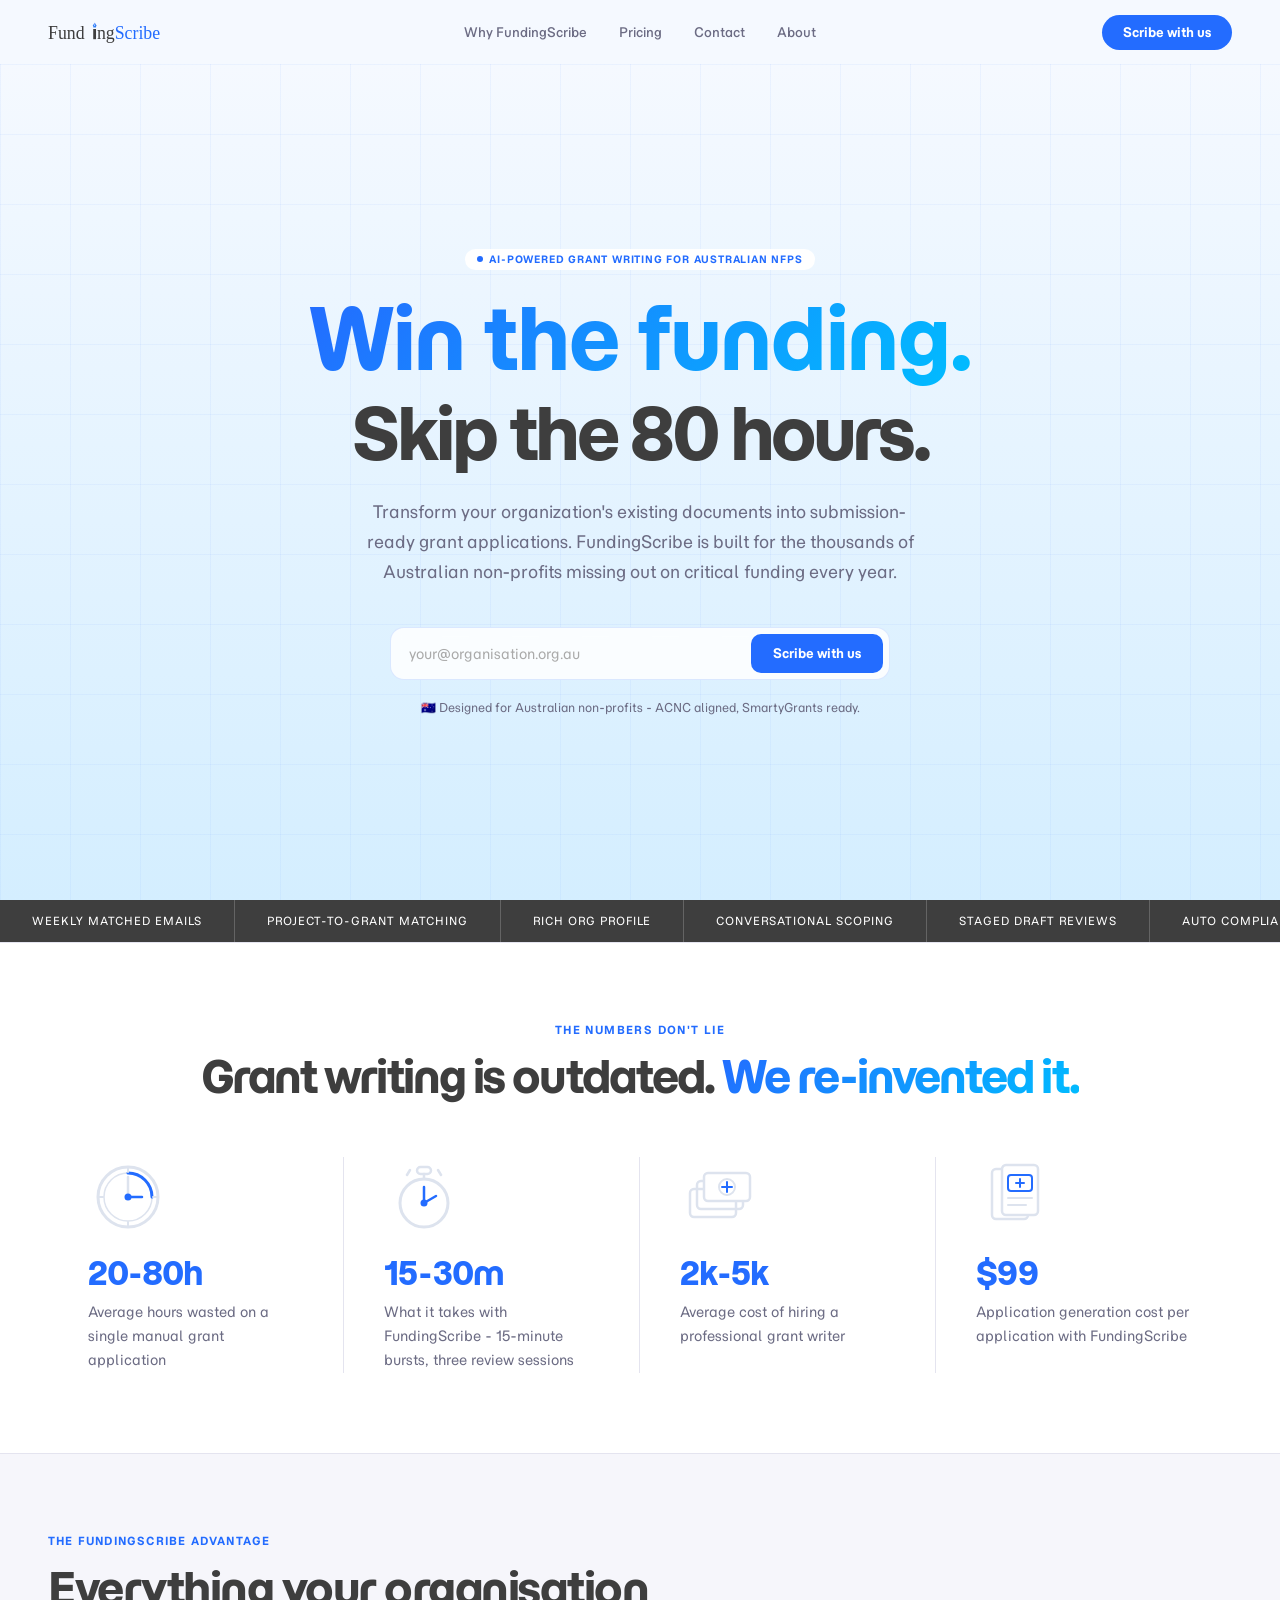
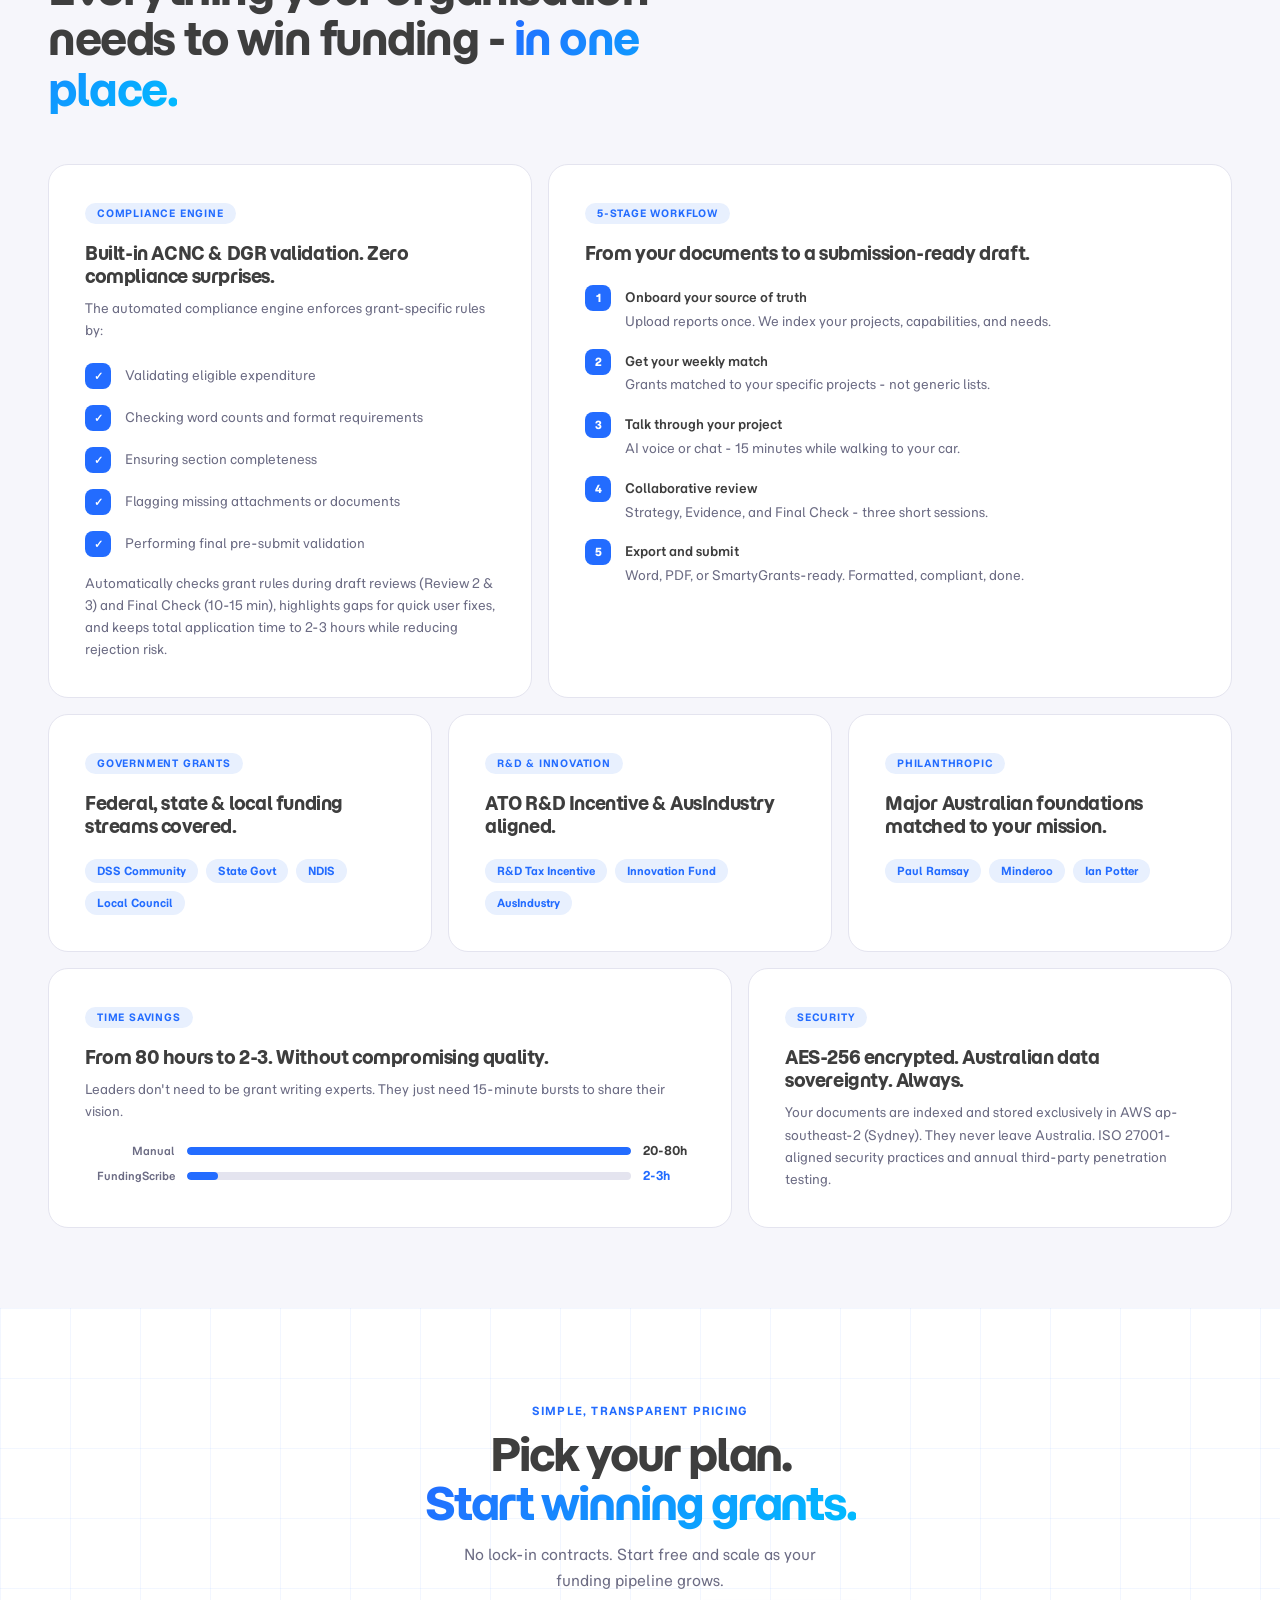
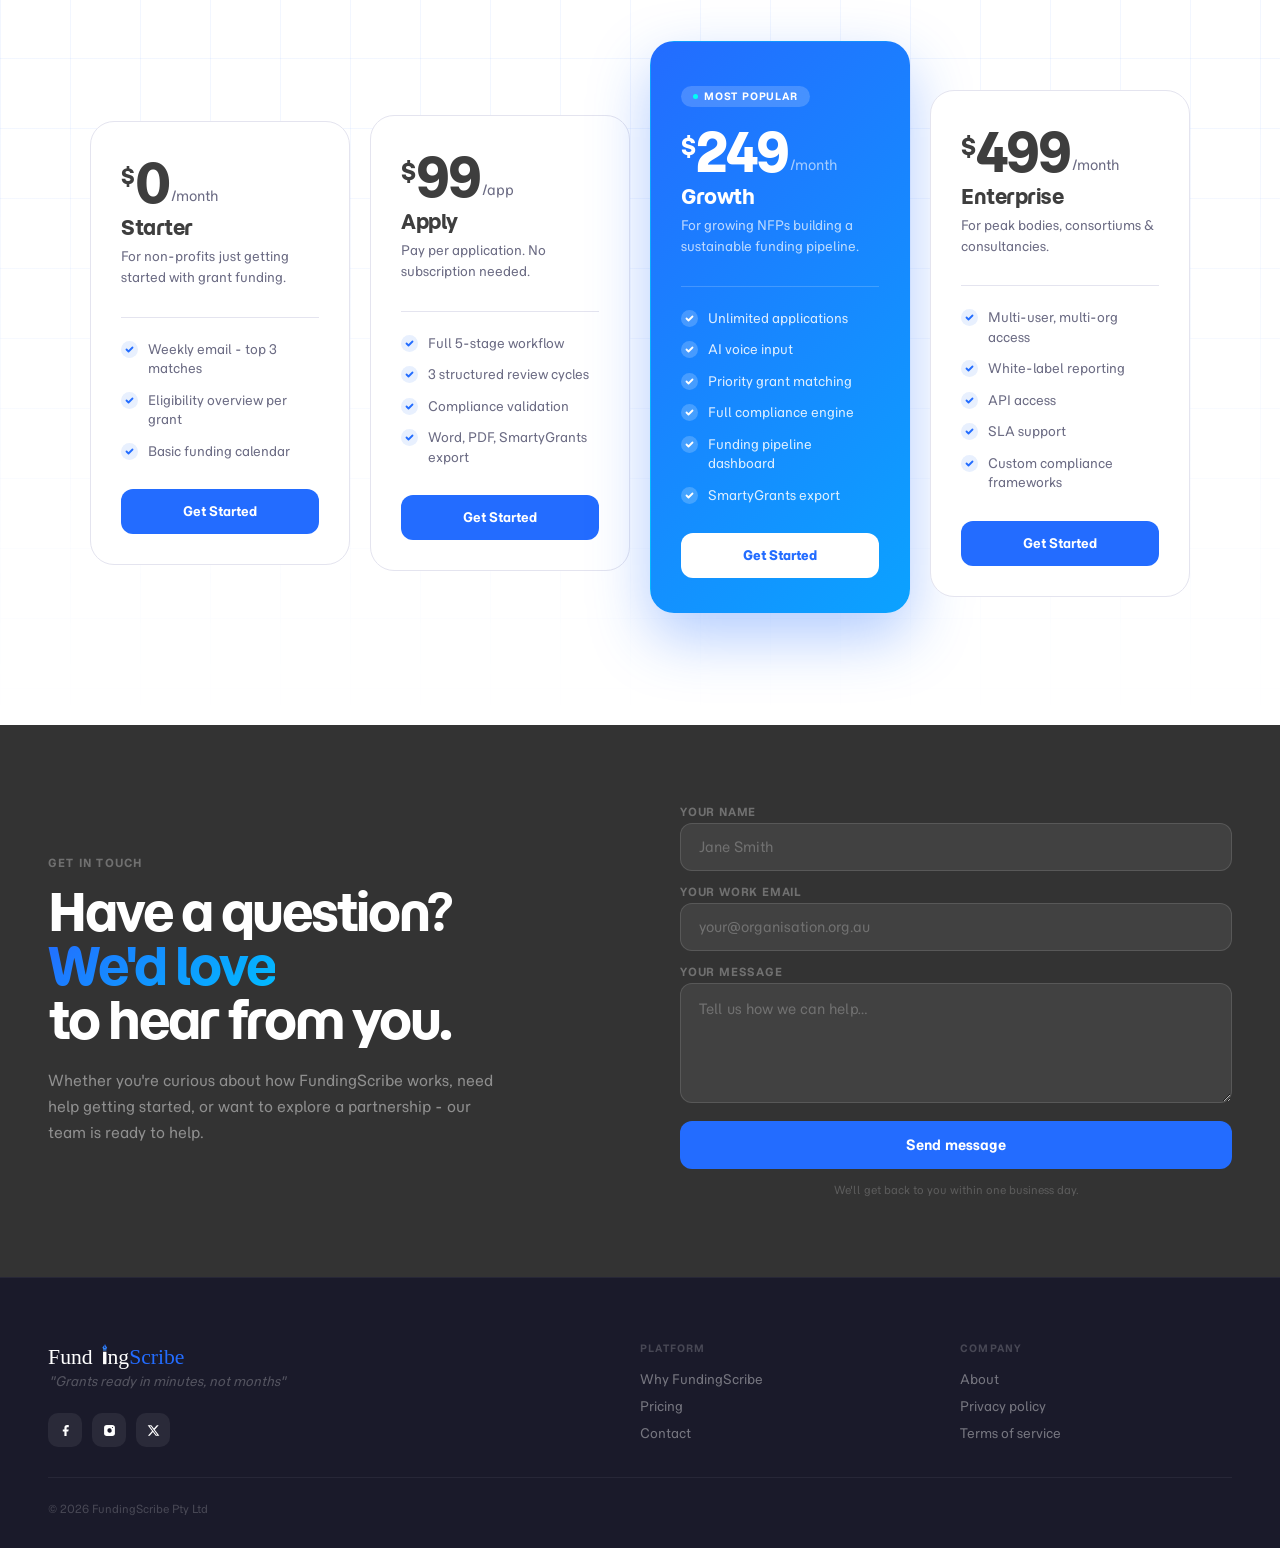
<file: index.html>
<!DOCTYPE html>
<html lang="en">
<head>
<meta charset="UTF-8">
<meta name="viewport" content="width=device-width, initial-scale=1.0">
<title>FundingScribe</title>
<link rel="preconnect" href="https://fonts.googleapis.com">
<link rel="preconnect" href="https://fonts.gstatic.com" crossorigin>
<link href="https://fonts.googleapis.com/css2?family=Momo+Trust+Display&family=Momo+Trust+Sans:wght@400;500;600;700;800;900&display=swap" rel="stylesheet">
<link rel="stylesheet" href="styles/styles.css">
</head>
<body>

<!-- NAV -->
<nav class="nav" id="navbar">
  <a href="index.html" class="logo">
    <img src="images/fundingscribe-no-tag-light-logo.svg" alt="FundingScribe" style="max-height:23px;display:block;">
  </a>
  <div class="nav-links">
    <a href="#bento">Why FundingScribe</a>
    <a href="#pricing">Pricing</a>
    <a href="#cta">Contact</a>
    <a href="about.html">About</a>
  </div>
  <a href="#cta" class="nav-cta">Scribe with us</a>
</nav>

<!-- HERO -->
<div class="hero">
  <div class="hero-grid"></div>
  <div class="hero-main">
    <div class="pill-label"><span class="pill-dot"></span>AI-Powered Grant Writing for Australian NFPs</div>
    <h1 class="hero-h1">Win the funding.</h1>
    <div class="hero-line3" id="hero-line3">Skip the 80 hours.</div>
    <p class="hero-p">Transform your organization's existing documents into submission-ready grant applications. FundingScribe is built for the thousands of Australian non-profits missing out on critical funding every year.</p>
    <div class="email-form">
      <input type="email" id="h-email" placeholder="your@organisation.org.au">
      <button class="btn-blue" onclick="sub('h-email')">Scribe with us</button>
      <button class="btn-blue-icon" onclick="sub('h-email')" aria-label="Scribe with us">
        <svg viewBox="0 0 24 24"><path d="M22 2L11 13"/><path d="M22 2L15 22l-4-9-9-4 20-7z"/></svg>
      </button>
    </div>
    <p class="hero-proof">🇦🇺 Designed for Australian non-profits - ACNC aligned, SmartyGrants ready.</p>
  </div>
</div>

<!-- MARQUEE -->
<div class="marquee"><div class="marquee-track" id="mtrack"></div></div>

<!-- STATS ROW -->
<div class="stats-row">
  <div class="stats-inner">
    <div class="stats-title">
      <div class="st-eyebrow">The numbers don't lie</div>
      <h2>Grant writing is outdated. <span class="grad">We re-invented it.</span></h2>
    </div>
    <div class="stats-list">
      <div class="stat-row-item">
        <div class="sri-icon">
          <svg viewBox="0 0 72 72" fill="none"><circle cx="36" cy="36" r="30" stroke="#dde3ee" stroke-width="3"/><circle cx="36" cy="36" r="24" stroke="#dde3ee" stroke-width="1.5"/><path d="M36 36L36 16" stroke="#dde3ee" stroke-width="2.5" stroke-linecap="round"/><path d="M36 36L50 36" stroke="#236cff" stroke-width="2.5" stroke-linecap="round"/><path d="M36 12A24 24 0 0 1 60 36" stroke="#236cff" stroke-width="3" stroke-linecap="round"/><circle cx="36" cy="36" r="3.5" fill="#236cff"/><line x1="36" y1="6" x2="36" y2="11" stroke="#dde3ee" stroke-width="2" stroke-linecap="round"/><line x1="66" y1="36" x2="61" y2="36" stroke="#dde3ee" stroke-width="2" stroke-linecap="round"/><line x1="36" y1="66" x2="36" y2="61" stroke="#dde3ee" stroke-width="2" stroke-linecap="round"/><line x1="6" y1="36" x2="11" y2="36" stroke="#dde3ee" stroke-width="2" stroke-linecap="round"/></svg>
        </div>
        <div class="sri-num">20-80h</div>
        <div class="sri-label">Average hours wasted on a single manual grant application</div>
      </div>
      <div class="stat-row-item">
        <div class="sri-icon">
          <svg viewBox="0 0 72 72" fill="none"><circle cx="36" cy="42" r="24" stroke="#dde3ee" stroke-width="3"/><rect x="29" y="6" width="14" height="7" rx="3.5" stroke="#dde3ee" stroke-width="2.5"/><line x1="36" y1="13" x2="36" y2="18" stroke="#dde3ee" stroke-width="2.5" stroke-linecap="round"/><line x1="22" y1="9" x2="19" y2="14" stroke="#dde3ee" stroke-width="2.5" stroke-linecap="round"/><line x1="50" y1="9" x2="53" y2="14" stroke="#dde3ee" stroke-width="2.5" stroke-linecap="round"/><path d="M36 42L36 26" stroke="#236cff" stroke-width="2.5" stroke-linecap="round"/><path d="M36 42L48 35" stroke="#236cff" stroke-width="2.5" stroke-linecap="round"/><circle cx="36" cy="42" r="3.5" fill="#236cff"/></svg>
        </div>
        <div class="sri-num">15-30m</div>
        <div class="sri-label">What it takes with FundingScribe - 15-minute bursts, three review sessions</div>
      </div>
      <div class="stat-row-item">
        <div class="sri-icon">
          <svg viewBox="0 0 72 72" fill="none"><rect x="6" y="28" width="46" height="28" rx="4" stroke="#dde3ee" stroke-width="2.5"/><rect x="13" y="20" width="46" height="28" rx="4" stroke="#dde3ee" stroke-width="2.5"/><rect x="20" y="12" width="46" height="28" rx="4" stroke="#dde3ee" stroke-width="2.5" fill="#fff"/><circle cx="43" cy="26" r="8" stroke="#dde3ee" stroke-width="2"/><path d="M43 21v10M38 26h10" stroke="#236cff" stroke-width="2" stroke-linecap="round"/></svg>
        </div>
        <div class="sri-num">2k-5k</div>
        <div class="sri-label">Average cost of hiring a professional grant writer</div>
      </div>
      <div class="stat-row-item">
        <div class="sri-icon">
          <svg viewBox="0 0 72 72" fill="none"><rect x="12" y="8" width="36" height="50" rx="4" stroke="#dde3ee" stroke-width="2.5"/><rect x="22" y="4" width="36" height="50" rx="4" stroke="#dde3ee" stroke-width="2.5" fill="#fff"/><rect x="28" y="14" width="24" height="16" rx="3" stroke="#236cff" stroke-width="2"/><path d="M40 18v8M36 22h8" stroke="#236cff" stroke-width="2" stroke-linecap="round"/><line x1="28" y1="37" x2="52" y2="37" stroke="#dde3ee" stroke-width="2" stroke-linecap="round"/><line x1="28" y1="44" x2="46" y2="44" stroke="#dde3ee" stroke-width="2" stroke-linecap="round"/></svg>
        </div>
        <div class="sri-num">$99</div>
        <div class="sri-label">Application generation cost per application with FundingScribe</div>
      </div>
    </div>
  </div>
</div>

<!-- BENTO -->
<div class="bento" id="bento">
  <div class="bento-inner">
    <div class="section-eyebrow">The FundingScribe advantage</div>
    <div class="section-h">Everything your organisation needs to win funding - <span style="background:linear-gradient(135deg,#236cff 0%,#00bdff 100%);-webkit-background-clip:text;-webkit-text-fill-color:transparent;background-clip:text">in one place.</span></div>
    <div class="bento-grid">

      <div class="b-card b1">
        <div class="card-tag">Compliance engine</div>
        <h3>Built-in ACNC &amp; DGR validation. Zero compliance surprises.</h3>
        <p>The automated compliance engine enforces grant-specific rules by:</p>
        <div class="step-list">
          <div class="sl-item"><div class="sl-num">✓</div><div class="sl-text">Validating eligible expenditure</div></div>
          <div class="sl-item"><div class="sl-num">✓</div><div class="sl-text">Checking word counts and format requirements</div></div>
          <div class="sl-item"><div class="sl-num">✓</div><div class="sl-text">Ensuring section completeness</div></div>
          <div class="sl-item"><div class="sl-num">✓</div><div class="sl-text">Flagging missing attachments or documents</div></div>
          <div class="sl-item"><div class="sl-num">✓</div><div class="sl-text">Performing final pre-submit validation</div></div>
        </div>
        <p style="margin-top:16px">Automatically checks grant rules during draft reviews (Review 2 &amp; 3) and Final Check (10-15 min), highlights gaps for quick user fixes, and keeps total application time to 2-3 hours while reducing rejection risk.</p>
      </div>

      <div class="b-card b2">
        <div class="card-tag">5-stage workflow</div>
        <h3>From your documents to a submission-ready draft.</h3>
        <div class="step-list">
          <div class="sl-item"><div class="sl-num">1</div><div class="sl-text"><span class="sl-strong">Onboard your source of truth</span>Upload reports once. We index your projects, capabilities, and needs.</div></div>
          <div class="sl-item"><div class="sl-num">2</div><div class="sl-text"><span class="sl-strong">Get your weekly match</span>Grants matched to your specific projects - not generic lists.</div></div>
          <div class="sl-item"><div class="sl-num">3</div><div class="sl-text"><span class="sl-strong">Talk through your project</span>AI voice or chat - 15 minutes while walking to your car.</div></div>
          <div class="sl-item"><div class="sl-num">4</div><div class="sl-text"><span class="sl-strong">Collaborative review</span>Strategy, Evidence, and Final Check - three short sessions.</div></div>
          <div class="sl-item"><div class="sl-num">5</div><div class="sl-text"><span class="sl-strong">Export and submit</span>Word, PDF, or SmartyGrants-ready. Formatted, compliant, done.</div></div>
        </div>
      </div>

      <div class="b-card b3">
        <div class="card-tag">Government grants</div>
        <h3>Federal, state &amp; local funding streams covered.</h3>
        <div class="tag-cloud"><span class="tc-tag">DSS Community</span><span class="tc-tag">State Govt</span><span class="tc-tag">NDIS</span><span class="tc-tag">Local Council</span></div>
      </div>

      <div class="b-card b4">
        <div class="card-tag">R&amp;D &amp; innovation</div>
        <h3>ATO R&amp;D Incentive &amp; AusIndustry aligned.</h3>
        <div class="tag-cloud"><span class="tc-tag">R&amp;D Tax Incentive</span><span class="tc-tag">Innovation Fund</span><span class="tc-tag">AusIndustry</span></div>
      </div>

      <div class="b-card b5">
        <div class="card-tag">Philanthropic</div>
        <h3>Major Australian foundations matched to your mission.</h3>
        <div class="tag-cloud"><span class="tc-tag">Paul Ramsay</span><span class="tc-tag">Minderoo</span><span class="tc-tag">Ian Potter</span></div>
      </div>

      <div class="b-card b6">
        <div class="card-tag">Time savings</div>
        <h3>From 80 hours to 2-3. Without compromising quality.</h3>
        <p>Leaders don't need to be grant writing experts. They just need 15-minute bursts to share their vision.</p>
        <div class="comparison-mini">
          <div class="cm-row"><div class="cm-lbl">Manual</div><div class="cm-bar-wrap"><div class="cm-fill m" id="bar-m"></div></div><div class="cm-val">20-80h</div></div>
          <div class="cm-row"><div class="cm-lbl">FundingScribe</div><div class="cm-bar-wrap"><div class="cm-fill g" id="bar-g"></div></div><div class="cm-val" style="color:var(--blue)">2-3h</div></div>
        </div>
      </div>

      <div class="b-card b7">
        <div class="card-tag">Security</div>
        <h3>AES-256 encrypted. Australian data sovereignty. Always.</h3>
        <p>Your documents are indexed and stored exclusively in AWS ap-southeast-2 (Sydney). They never leave Australia. ISO 27001-aligned security practices and annual third-party penetration testing.</p>
      </div>

    </div>
  </div>
</div>

<!-- PRICING -->
<div class="pricing" id="pricing">
  <div class="pricing-inner">
    <div class="pricing-header">
      <span class="section-eyebrow">Simple, transparent pricing</span>
      <h2>Pick your plan.<br><span style="background:linear-gradient(135deg,#236cff 0%,#00bdff 100%);-webkit-background-clip:text;-webkit-text-fill-color:transparent;background-clip:text">Start winning grants.</span></h2>
      <p>No lock-in contracts. Start free and scale as your funding pipeline grows.</p>
    </div>
    <div class="plan-row">

      <div class="plan-card">
        <div class="plan-price"><sup style="font-size:20px">$</sup>0<small>/month</small></div>
        <div class="plan-name">Starter</div>
        <p class="plan-tagline">For non-profits just getting started with grant funding.</p>
        <div class="plan-divider"></div>
        <ul class="plan-list">
          <li><svg class="chk" viewBox="0 0 17 17"><circle cx="8.5" cy="8.5" r="8.5" fill="#e8f0fe"/><path d="M5.5 8.5l2 2 4-4" stroke="#236cff" stroke-width="1.8" stroke-linecap="round" stroke-linejoin="round" fill="none"/></svg>Weekly email - top 3 matches</li>
          <li><svg class="chk" viewBox="0 0 17 17"><circle cx="8.5" cy="8.5" r="8.5" fill="#e8f0fe"/><path d="M5.5 8.5l2 2 4-4" stroke="#236cff" stroke-width="1.8" stroke-linecap="round" stroke-linejoin="round" fill="none"/></svg>Eligibility overview per grant</li>
          <li><svg class="chk" viewBox="0 0 17 17"><circle cx="8.5" cy="8.5" r="8.5" fill="#e8f0fe"/><path d="M5.5 8.5l2 2 4-4" stroke="#236cff" stroke-width="1.8" stroke-linecap="round" stroke-linejoin="round" fill="none"/></svg>Basic funding calendar</li>
        </ul>
        <button class="plan-btn" onclick="showToast('Starting your free account…')">Get Started</button>
      </div>

      <div class="plan-card">
        <div class="plan-price"><sup>$</sup>99<small>/app</small></div>
        <div class="plan-name">Apply</div>
        <p class="plan-tagline">Pay per application. No subscription needed.</p>
        <div class="plan-divider"></div>
        <ul class="plan-list">
          <li><svg class="chk" viewBox="0 0 17 17"><circle cx="8.5" cy="8.5" r="8.5" fill="#e8f0fe"/><path d="M5.5 8.5l2 2 4-4" stroke="#236cff" stroke-width="1.8" stroke-linecap="round" stroke-linejoin="round" fill="none"/></svg>Full 5-stage workflow</li>
          <li><svg class="chk" viewBox="0 0 17 17"><circle cx="8.5" cy="8.5" r="8.5" fill="#e8f0fe"/><path d="M5.5 8.5l2 2 4-4" stroke="#236cff" stroke-width="1.8" stroke-linecap="round" stroke-linejoin="round" fill="none"/></svg>3 structured review cycles</li>
          <li><svg class="chk" viewBox="0 0 17 17"><circle cx="8.5" cy="8.5" r="8.5" fill="#e8f0fe"/><path d="M5.5 8.5l2 2 4-4" stroke="#236cff" stroke-width="1.8" stroke-linecap="round" stroke-linejoin="round" fill="none"/></svg>Compliance validation</li>
          <li><svg class="chk" viewBox="0 0 17 17"><circle cx="8.5" cy="8.5" r="8.5" fill="#e8f0fe"/><path d="M5.5 8.5l2 2 4-4" stroke="#236cff" stroke-width="1.8" stroke-linecap="round" stroke-linejoin="round" fill="none"/></svg>Word, PDF, SmartyGrants export</li>
        </ul>
        <button class="plan-btn" onclick="showToast('Taking you to Apply signup…')">Get Started</button>
      </div>

      <div class="plan-card hot">
        <div class="hot-badge"><span class="hot-dot"></span>Most popular</div>
        <div class="plan-price"><sup>$</sup>249<small>/month</small></div>
        <div class="plan-name">Growth</div>
        <p class="plan-tagline">For growing NFPs building a sustainable funding pipeline.</p>
        <div class="plan-divider"></div>
        <ul class="plan-list">
          <li><svg class="chk" viewBox="0 0 17 17"><circle cx="8.5" cy="8.5" r="8.5" fill="rgba(255,255,255,.2)"/><path d="M5.5 8.5l2 2 4-4" stroke="#fff" stroke-width="1.8" stroke-linecap="round" stroke-linejoin="round" fill="none"/></svg>Unlimited applications</li>
          <li><svg class="chk" viewBox="0 0 17 17"><circle cx="8.5" cy="8.5" r="8.5" fill="rgba(255,255,255,.2)"/><path d="M5.5 8.5l2 2 4-4" stroke="#fff" stroke-width="1.8" stroke-linecap="round" stroke-linejoin="round" fill="none"/></svg>AI voice input</li>
          <li><svg class="chk" viewBox="0 0 17 17"><circle cx="8.5" cy="8.5" r="8.5" fill="rgba(255,255,255,.2)"/><path d="M5.5 8.5l2 2 4-4" stroke="#fff" stroke-width="1.8" stroke-linecap="round" stroke-linejoin="round" fill="none"/></svg>Priority grant matching</li>
          <li><svg class="chk" viewBox="0 0 17 17"><circle cx="8.5" cy="8.5" r="8.5" fill="rgba(255,255,255,.2)"/><path d="M5.5 8.5l2 2 4-4" stroke="#fff" stroke-width="1.8" stroke-linecap="round" stroke-linejoin="round" fill="none"/></svg>Full compliance engine</li>
          <li><svg class="chk" viewBox="0 0 17 17"><circle cx="8.5" cy="8.5" r="8.5" fill="rgba(255,255,255,.2)"/><path d="M5.5 8.5l2 2 4-4" stroke="#fff" stroke-width="1.8" stroke-linecap="round" stroke-linejoin="round" fill="none"/></svg>Funding pipeline dashboard</li>
          <li><svg class="chk" viewBox="0 0 17 17"><circle cx="8.5" cy="8.5" r="8.5" fill="rgba(255,255,255,.2)"/><path d="M5.5 8.5l2 2 4-4" stroke="#fff" stroke-width="1.8" stroke-linecap="round" stroke-linejoin="round" fill="none"/></svg>SmartyGrants export</li>
        </ul>
        <button class="hot-btn" onclick="showToast('Starting your Growth trial…')">Get Started</button>
      </div>

      <div class="plan-card">
        <div class="plan-price"><sup>$</sup>499<small>/month</small></div>
        <div class="plan-name">Enterprise</div>
        <p class="plan-tagline">For peak bodies, consortiums &amp; consultancies.</p>
        <div class="plan-divider"></div>
        <ul class="plan-list">
          <li><svg class="chk" viewBox="0 0 17 17"><circle cx="8.5" cy="8.5" r="8.5" fill="#e8f0fe"/><path d="M5.5 8.5l2 2 4-4" stroke="#236cff" stroke-width="1.8" stroke-linecap="round" stroke-linejoin="round" fill="none"/></svg>Multi-user, multi-org access</li>
          <li><svg class="chk" viewBox="0 0 17 17"><circle cx="8.5" cy="8.5" r="8.5" fill="#e8f0fe"/><path d="M5.5 8.5l2 2 4-4" stroke="#236cff" stroke-width="1.8" stroke-linecap="round" stroke-linejoin="round" fill="none"/></svg>White-label reporting</li>
          <li><svg class="chk" viewBox="0 0 17 17"><circle cx="8.5" cy="8.5" r="8.5" fill="#e8f0fe"/><path d="M5.5 8.5l2 2 4-4" stroke="#236cff" stroke-width="1.8" stroke-linecap="round" stroke-linejoin="round" fill="none"/></svg>API access</li>
          <li><svg class="chk" viewBox="0 0 17 17"><circle cx="8.5" cy="8.5" r="8.5" fill="#e8f0fe"/><path d="M5.5 8.5l2 2 4-4" stroke="#236cff" stroke-width="1.8" stroke-linecap="round" stroke-linejoin="round" fill="none"/></svg>SLA support</li>
          <li><svg class="chk" viewBox="0 0 17 17"><circle cx="8.5" cy="8.5" r="8.5" fill="#e8f0fe"/><path d="M5.5 8.5l2 2 4-4" stroke="#236cff" stroke-width="1.8" stroke-linecap="round" stroke-linejoin="round" fill="none"/></svg>Custom compliance frameworks</li>
        </ul>
        <button class="plan-btn" onclick="showToast('Connecting you with sales…')">Get Started</button>
      </div>

    </div>
  </div>
</div>

<!-- CTA BANNER -->
<div class="cta-banner" id="cta">
  <div class="cta-inner">
    <div class="cta-left">
      <div class="eyebrow">Get in touch</div>
      <h2>Have a question?<br><em>We'd love</em><br>to hear from you.</h2>
      <p>Whether you're curious about how FundingScribe works, need help getting started, or want to explore a partnership - our team is ready to help.</p>
    </div>
    <div class="cta-right">
      <div>
        <div class="cta-field-label">Your name</div>
        <input class="cta-input" type="text" id="cta-name" placeholder="Jane Smith">
      </div>
      <div>
        <div class="cta-field-label">Your work email</div>
        <input class="cta-input" type="email" id="cta-email" placeholder="your@organisation.org.au">
      </div>
      <div>
        <div class="cta-field-label">Your message</div>
        <textarea class="cta-input" id="cta-message" placeholder="Tell us how we can help…" rows="4" style="resize:vertical;line-height:1.6"></textarea>
      </div>
      <button class="btn-blue-lg" onclick="submitContact()">Send message</button>
      <p class="cta-note">We'll get back to you within one business day.</p>
    </div>
  </div>
</div>

<!-- FOOTER -->
<footer>
  <div class="foot-inner">
    <div class="foot-grid">
      <div>
        <a href="index.html" class="foot-logo">
          <img src="images/fundingscribe-no-tag-dark-logo.svg" alt="FundingScribe" style="height:28px;display:block;">
        </a>
        <p class="foot-tagline">"Grants ready in minutes, not months"</p>
        <div class="foot-social">
          <a href="#" aria-label="Facebook"><svg viewBox="0 0 24 24"><path d="M18 2h-3a5 5 0 0 0-5 5v3H7v4h3v8h4v-8h3l1-4h-4V7a1 1 0 0 1 1-1h3z"/></svg></a>
          <a href="#" aria-label="Instagram"><svg viewBox="0 0 24 24"><rect x="2" y="2" width="20" height="20" rx="5" ry="5"/><path d="M16 11.37A4 4 0 1 1 12.63 8 4 4 0 0 1 16 11.37z" fill="#1a1a2a"/><line x1="17.5" y1="6.5" x2="17.51" y2="6.5" stroke="#1a1a2a" stroke-width="2" stroke-linecap="round"/></svg></a>
          <a href="#" aria-label="X"><svg viewBox="0 0 24 24"><path d="M18.244 2.25h3.308l-7.227 8.26 8.502 11.24H16.17l-5.214-6.817L4.99 21.75H1.68l7.73-8.835L1.254 2.25H8.08l4.713 6.231zm-1.161 17.52h1.833L7.084 4.126H5.117z"/></svg></a>
        </div>
      </div>
      <div class="foot-col"><h5>Platform</h5><a href="#bento">Why FundingScribe</a><a href="#pricing">Pricing</a><a href="#cta">Contact</a></div>
      <div class="foot-col"><h5>Company</h5><a href="about.html">About</a>        <a href="privacy.html">Privacy policy</a>        <a href="terms.html">Terms of service</a></div>
    </div>
    <div class="foot-bottom">
      <p>&copy; <span id="foot-year"></span> FundingScribe Pty Ltd</p>

    </div>
  </div>
</footer>

<div class="toast" id="toast"><span class="t-dot"></span><span id="tmsg"></span></div>

<script>
(function(){
  function showToast(msg){
    var el=document.getElementById('toast');
    document.getElementById('tmsg').textContent=msg;
    el.classList.add('show');
    setTimeout(function(){el.classList.remove('show');},3800);
  }
  window.showToast=showToast;

  function submitContact(){
    var name=document.getElementById('cta-name');
    var email=document.getElementById('cta-email');
    var message=document.getElementById('cta-message');
    var valid=true;
    if(!name.value.trim()){name.style.borderColor='rgba(239,100,100,.6)';valid=false;}
    if(!email.value.trim()||email.value.indexOf('@')<0){email.style.borderColor='rgba(239,100,100,.6)';valid=false;}
    if(!message.value.trim()){message.style.borderColor='rgba(239,100,100,.6)';valid=false;}
    if(!valid){
      showToast('Please fill in all fields before sending.');
      setTimeout(function(){name.style.borderColor='';email.style.borderColor='';message.style.borderColor='';},2000);
      return;
    }
    showToast('Message sent! We\'ll be in touch within one business day.');
    name.value='';email.value='';message.value='';
  }
  window.submitContact=submitContact;

  function sub(id){
    var el=document.getElementById(id);
    if(!el)return;
    var v=el.value.trim();
    if(!v){
      el.style.borderColor='rgba(239,100,100,.6)';
      showToast('Please enter your email address before continuing.');
      setTimeout(function(){el.style.borderColor='';},3000);
      return;
    }
    if(v.indexOf('@')<0){
      el.style.borderColor='rgba(239,100,100,.6)';
      showToast('Please enter a valid email address (e.g. you@organisation.org.au).');
      setTimeout(function(){el.style.borderColor='';},3000);
      return;
    }
    var ctaEmail=document.getElementById('cta-email');
    if(ctaEmail)ctaEmail.value=v;
    el.value='';
    document.getElementById('cta').scrollIntoView({behavior:'smooth'});
  }
  window.sub=sub;

  document.getElementById('foot-year').textContent=new Date().getFullYear();

  var tags=['Weekly Matched Emails','Project-to-Grant Matching','Rich Org Profile','Conversational Scoping','Staged Draft Reviews','Auto Compliance Engine','Submission-Ready Export','Free Matching Tier','Multi-Funding Support','Continuous Grant Monitoring','Smart Match Rationale','Progressive Profile Enrichment','Gap-Flagging Reviews','Habit-Loop Emails','2-3 hour turnaround','ACNC compliant','94% match accuracy','SmartyGrants Ready'];
  var html='';
  tags.concat(tags).forEach(function(s){html+='<span class="marquee-item">'+s+'</span>';});
  document.getElementById('mtrack').innerHTML=html;

  window.addEventListener('scroll',function(){
    document.getElementById('navbar').classList.toggle('scrolled',(window.scrollY||document.documentElement.scrollTop)>40);
  },{passive:true});

  var barsAnimated=false;
  var barTarget=document.querySelector('.b6');
  if(barTarget&&window.IntersectionObserver){
    new IntersectionObserver(function(entries){
      if(entries[0].isIntersecting&&!barsAnimated){
        barsAnimated=true;
        var bg=document.getElementById('bar-g');
        if(bg)setTimeout(function(){bg.style.width='7%';},100);
      }
    },{threshold:.3}).observe(barTarget);
  }

  var phrases=['Skip the 80 hours.','Save 40 Hours Writing.','Expert Quality, Low Cost.','Make it Work.'];
  var lineEl=document.getElementById('hero-line3');
  var idx=0;
  lineEl.style.transition='opacity .5s ease, transform .5s ease';
  function rotateLine(){
    idx=(idx+1)%phrases.length;
    lineEl.style.opacity='0';
    lineEl.style.transform='translateY(12px)';
    setTimeout(function(){
      lineEl.textContent=phrases[idx];
      lineEl.style.opacity='1';
      lineEl.style.transform='translateY(0)';
    },500);
  }
  setInterval(rotateLine,5000);
})();
</script>
</body>
</html>
</file>
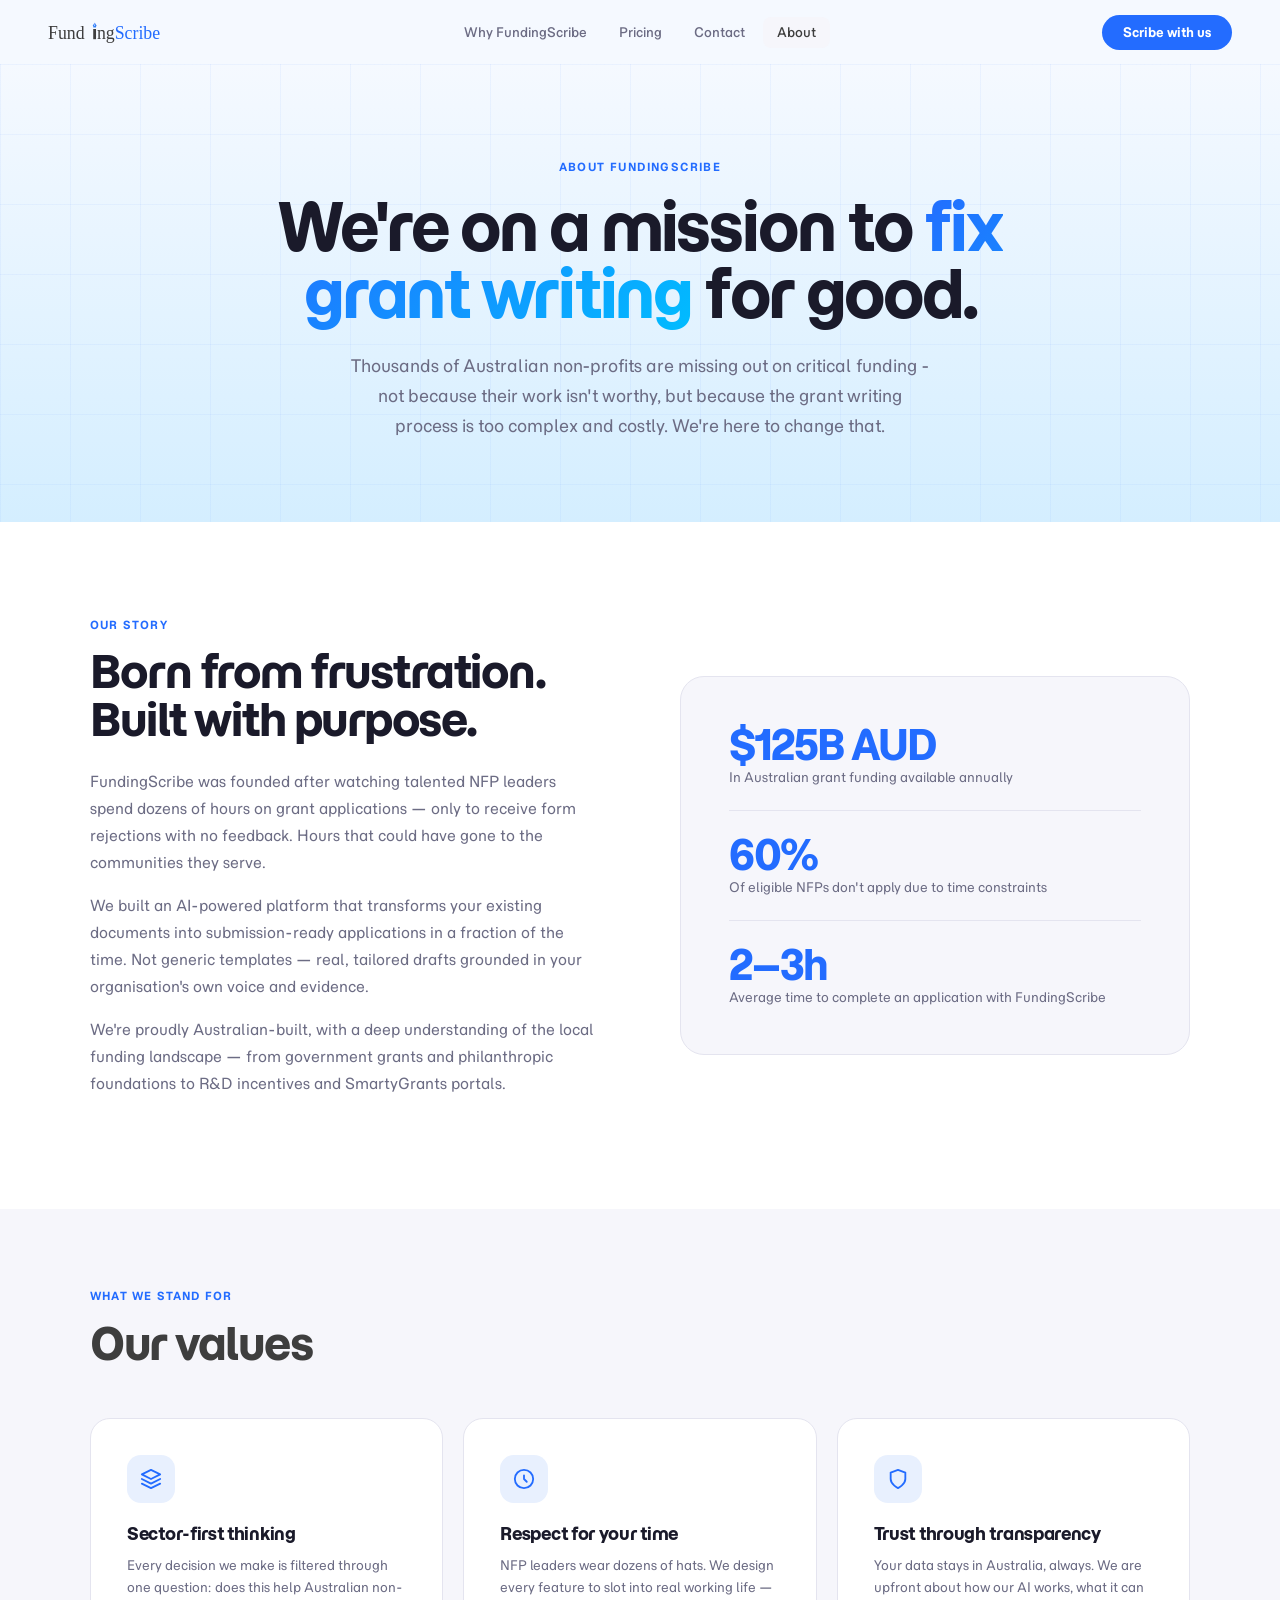
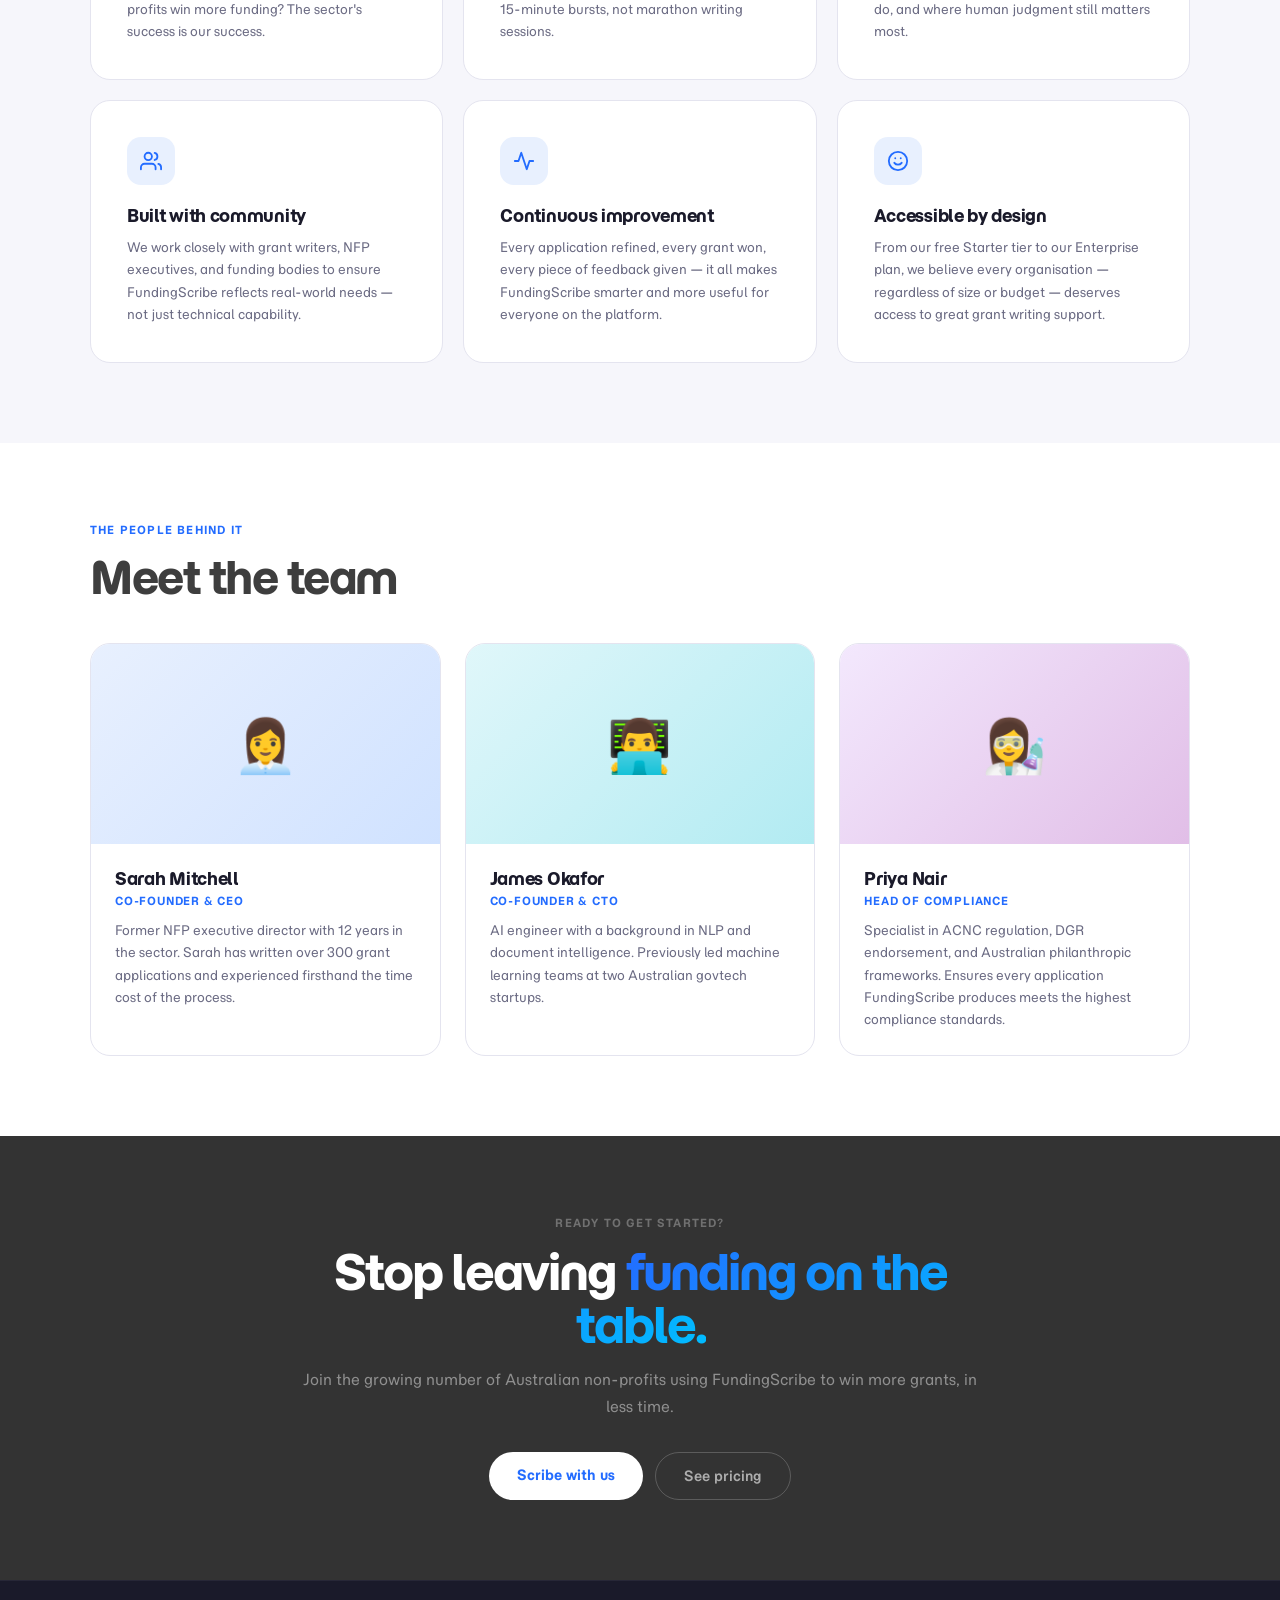
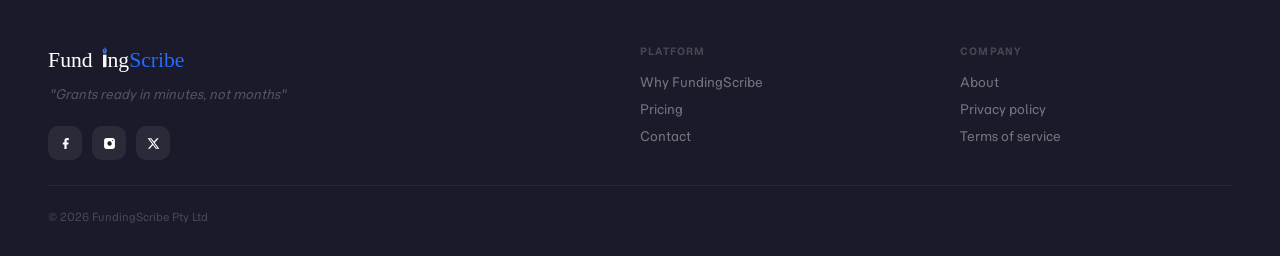
<file: about.html>
<!DOCTYPE html>
<html lang="en">
<head>
<meta charset="UTF-8">
<meta name="viewport" content="width=device-width, initial-scale=1.0">
<title>About Us – FundingScribe</title>
<link rel="preconnect" href="https://fonts.googleapis.com">
<link rel="preconnect" href="https://fonts.gstatic.com" crossorigin>
<link href="https://fonts.googleapis.com/css2?family=Momo+Trust+Display&family=Momo+Trust+Sans:wght@400;500;600;700;800;900&display=swap" rel="stylesheet">
<link rel="stylesheet" href="styles/styles.css">
</head>
<body>

<!-- NAV -->
<nav class="nav" id="navbar">
  <a href="index.html" class="logo">
    <img src="images/fundingscribe-no-tag-light-logo.svg" alt="FundingScribe" style="max-height:23px;display:block;">
  </a>
  <div class="nav-links">
    <a href="index.html#bento">Why FundingScribe</a>
    <a href="index.html#pricing">Pricing</a>
    <a href="index.html#cta">Contact</a>
    <a href="about.html" class="active">About</a>
  </div>
  <a href="index.html#cta" class="nav-cta">Scribe with us</a>
</nav>

<!-- PAGE HERO -->
<div class="page-hero">
  <div class="page-hero-grid"></div>
  <div class="page-hero-inner">
    <div class="page-eyebrow">About FundingScribe</div>
    <h1>We're on a mission to <span>fix grant writing</span> for good.</h1>
    <p>Thousands of Australian non-profits are missing out on critical funding - not because their work isn't worthy, but because the grant writing process is too complex and costly. We're here to change that.</p>
  </div>
</div>

<!-- MISSION -->
<div class="mission">
  <div class="mission-inner">
    <div class="mission-text">
      <div class="eyebrow">Our story</div>
      <h2>Born from frustration. Built with purpose.</h2>
      <p>FundingScribe was founded after watching talented NFP leaders spend dozens of hours on grant applications — only to receive form rejections with no feedback. Hours that could have gone to the communities they serve.</p>
      <p>We built an AI-powered platform that transforms your existing documents into submission-ready applications in a fraction of the time. Not generic templates — real, tailored drafts grounded in your organisation's own voice and evidence.</p>
      <p>We're proudly Australian-built, with a deep understanding of the local funding landscape — from government grants and philanthropic foundations to R&D incentives and SmartyGrants portals.</p>
    </div>
    <div class="mission-visual">
      <div class="mv-stat">
        <div class="mv-num">$125B AUD</div>
        <div class="mv-label">In Australian grant funding available annually</div>
      </div>
      <div class="mv-divider"></div>
      <div class="mv-stat">
        <div class="mv-num">60%</div>
        <div class="mv-label">Of eligible NFPs don't apply due to time constraints</div>
      </div>
      <div class="mv-divider"></div>
      <div class="mv-stat">
        <div class="mv-num">2–3h</div>
        <div class="mv-label">Average time to complete an application with FundingScribe</div>
      </div>
    </div>
  </div>
</div>

<!-- VALUES -->
<div class="values">
  <div class="values-inner">
    <div class="section-eyebrow">What we stand for</div>
    <div class="section-h">Our values</div>
    <div class="values-grid">

      <div class="value-card">
        <div class="vc-icon">
          <svg viewBox="0 0 24 24"><path d="M12 2L2 7l10 5 10-5-10-5z"/><path d="M2 17l10 5 10-5"/><path d="M2 12l10 5 10-5"/></svg>
        </div>
        <h3>Sector-first thinking</h3>
        <p>Every decision we make is filtered through one question: does this help Australian non-profits win more funding? The sector's success is our success.</p>
      </div>

      <div class="value-card">
        <div class="vc-icon">
          <svg viewBox="0 0 24 24"><circle cx="12" cy="12" r="10"/><path d="M12 8v4l3 3"/></svg>
        </div>
        <h3>Respect for your time</h3>
        <p>NFP leaders wear dozens of hats. We design every feature to slot into real working life — 15-minute bursts, not marathon writing sessions.</p>
      </div>

      <div class="value-card">
        <div class="vc-icon">
          <svg viewBox="0 0 24 24"><path d="M12 22s8-4 8-10V5l-8-3-8 3v7c0 6 8 10 8 10z"/></svg>
        </div>
        <h3>Trust through transparency</h3>
        <p>Your data stays in Australia, always. We are upfront about how our AI works, what it can do, and where human judgment still matters most.</p>
      </div>

      <div class="value-card">
        <div class="vc-icon">
          <svg viewBox="0 0 24 24"><path d="M17 21v-2a4 4 0 0 0-4-4H5a4 4 0 0 0-4 4v2"/><circle cx="9" cy="7" r="4"/><path d="M23 21v-2a4 4 0 0 0-3-3.87"/><path d="M16 3.13a4 4 0 0 1 0 7.75"/></svg>
        </div>
        <h3>Built with community</h3>
        <p>We work closely with grant writers, NFP executives, and funding bodies to ensure FundingScribe reflects real-world needs — not just technical capability.</p>
      </div>

      <div class="value-card">
        <div class="vc-icon">
          <svg viewBox="0 0 24 24"><polyline points="22 12 18 12 15 21 9 3 6 12 2 12"/></svg>
        </div>
        <h3>Continuous improvement</h3>
        <p>Every application refined, every grant won, every piece of feedback given — it all makes FundingScribe smarter and more useful for everyone on the platform.</p>
      </div>

      <div class="value-card">
        <div class="vc-icon">
          <svg viewBox="0 0 24 24"><circle cx="12" cy="12" r="10"/><path d="M8 14s1.5 2 4 2 4-2 4-2"/><line x1="9" y1="9" x2="9.01" y2="9"/><line x1="15" y1="9" x2="15.01" y2="9"/></svg>
        </div>
        <h3>Accessible by design</h3>
        <p>From our free Starter tier to our Enterprise plan, we believe every organisation — regardless of size or budget — deserves access to great grant writing support.</p>
      </div>

    </div>
  </div>
</div>

<!-- TEAM -->
<div class="team">
  <div class="team-inner">
    <div class="section-eyebrow">The people behind it</div>
    <div class="section-h" style="margin-bottom:40px">Meet the team</div>
    <div class="team-grid">

      <div class="team-card">
        <div class="tc-avatar c1">👩‍💼</div>
        <div class="tc-body">
          <div class="tc-name">Sarah Mitchell</div>
          <div class="tc-role">Co-founder & CEO</div>
          <p class="tc-bio">Former NFP executive director with 12 years in the sector. Sarah has written over 300 grant applications and experienced firsthand the time cost of the process.</p>
        </div>
      </div>

      <div class="team-card">
        <div class="tc-avatar c2">👨‍💻</div>
        <div class="tc-body">
          <div class="tc-name">James Okafor</div>
          <div class="tc-role">Co-founder & CTO</div>
          <p class="tc-bio">AI engineer with a background in NLP and document intelligence. Previously led machine learning teams at two Australian govtech startups.</p>
        </div>
      </div>

      <div class="team-card">
        <div class="tc-avatar c3">👩‍🔬</div>
        <div class="tc-body">
          <div class="tc-name">Priya Nair</div>
          <div class="tc-role">Head of Compliance</div>
          <p class="tc-bio">Specialist in ACNC regulation, DGR endorsement, and Australian philanthropic frameworks. Ensures every application FundingScribe produces meets the highest compliance standards.</p>
        </div>
      </div>

    </div>
  </div>
</div>

<!-- CTA STRIP -->
<div class="cta-strip">
  <div class="cta-strip-inner">
    <div class="eyebrow">Ready to get started?</div>
    <h2>Stop leaving <em>funding on the table.</em></h2>
    <p>Join the growing number of Australian non-profits using FundingScribe to win more grants, in less time.</p>
    <div class="cta-strip-btns">
      <a href="index.html#cta" class="btn-white">Scribe with us</a>
      <a href="index.html#pricing" class="btn-ghost">See pricing</a>
    </div>
  </div>
</div>

<!-- FOOTER -->
<footer>
  <div class="foot-inner">
    <div class="foot-grid">
      <div>
        <div class="foot-logo">
          <a href="index.html">
            <img src="images/fundingscribe-no-tag-dark-logo.svg" alt="FundingScribe" style="height:28px;display:block;">
          </a>
        </div>
        <p class="foot-tagline">"Grants ready in minutes, not months"</p>
        <div class="foot-social">
          <a href="#" aria-label="Facebook"><svg viewBox="0 0 24 24"><path d="M18 2h-3a5 5 0 0 0-5 5v3H7v4h3v8h4v-8h3l1-4h-4V7a1 1 0 0 1 1-1h3z"/></svg></a>
          <a href="#" aria-label="Instagram"><svg viewBox="0 0 24 24"><rect x="2" y="2" width="20" height="20" rx="5" ry="5"/><path d="M16 11.37A4 4 0 1 1 12.63 8 4 4 0 0 1 16 11.37z" fill="#1a1a2a"/><line x1="17.5" y1="6.5" x2="17.51" y2="6.5" stroke="#1a1a2a" stroke-width="2" stroke-linecap="round"/></svg></a>
          <a href="#" aria-label="X"><svg viewBox="0 0 24 24"><path d="M18.244 2.25h3.308l-7.227 8.26 8.502 11.24H16.17l-5.214-6.817L4.99 21.75H1.68l7.73-8.835L1.254 2.25H8.08l4.713 6.231zm-1.161 17.52h1.833L7.084 4.126H5.117z"/></svg></a>
        </div>
      </div>
      <div class="foot-col">
        <h5>Platform</h5>
        <a href="index.html#bento">Why FundingScribe</a>
        <a href="index.html#pricing">Pricing</a>
        <a href="index.html#cta">Contact</a>
      </div>
      <div class="foot-col">
        <h5>Company</h5>
        <a href="about.html">About</a>
                <a href="privacy.html">Privacy policy</a>
        <a href="terms.html">Terms of service</a>
      </div>
    </div>
    <div class="foot-bottom">
      <p>&copy; <span id="foot-year"></span> FundingScribe Pty Ltd</p>
    </div>
  </div>
</footer>

<script>
(function(){
  document.getElementById('foot-year').textContent = new Date().getFullYear();
  window.addEventListener('scroll', function(){
    document.getElementById('navbar').classList.toggle('scrolled', (window.scrollY || document.documentElement.scrollTop) > 40);
  }, {passive:true});
})();
</script>
</body>
</html>
</file>
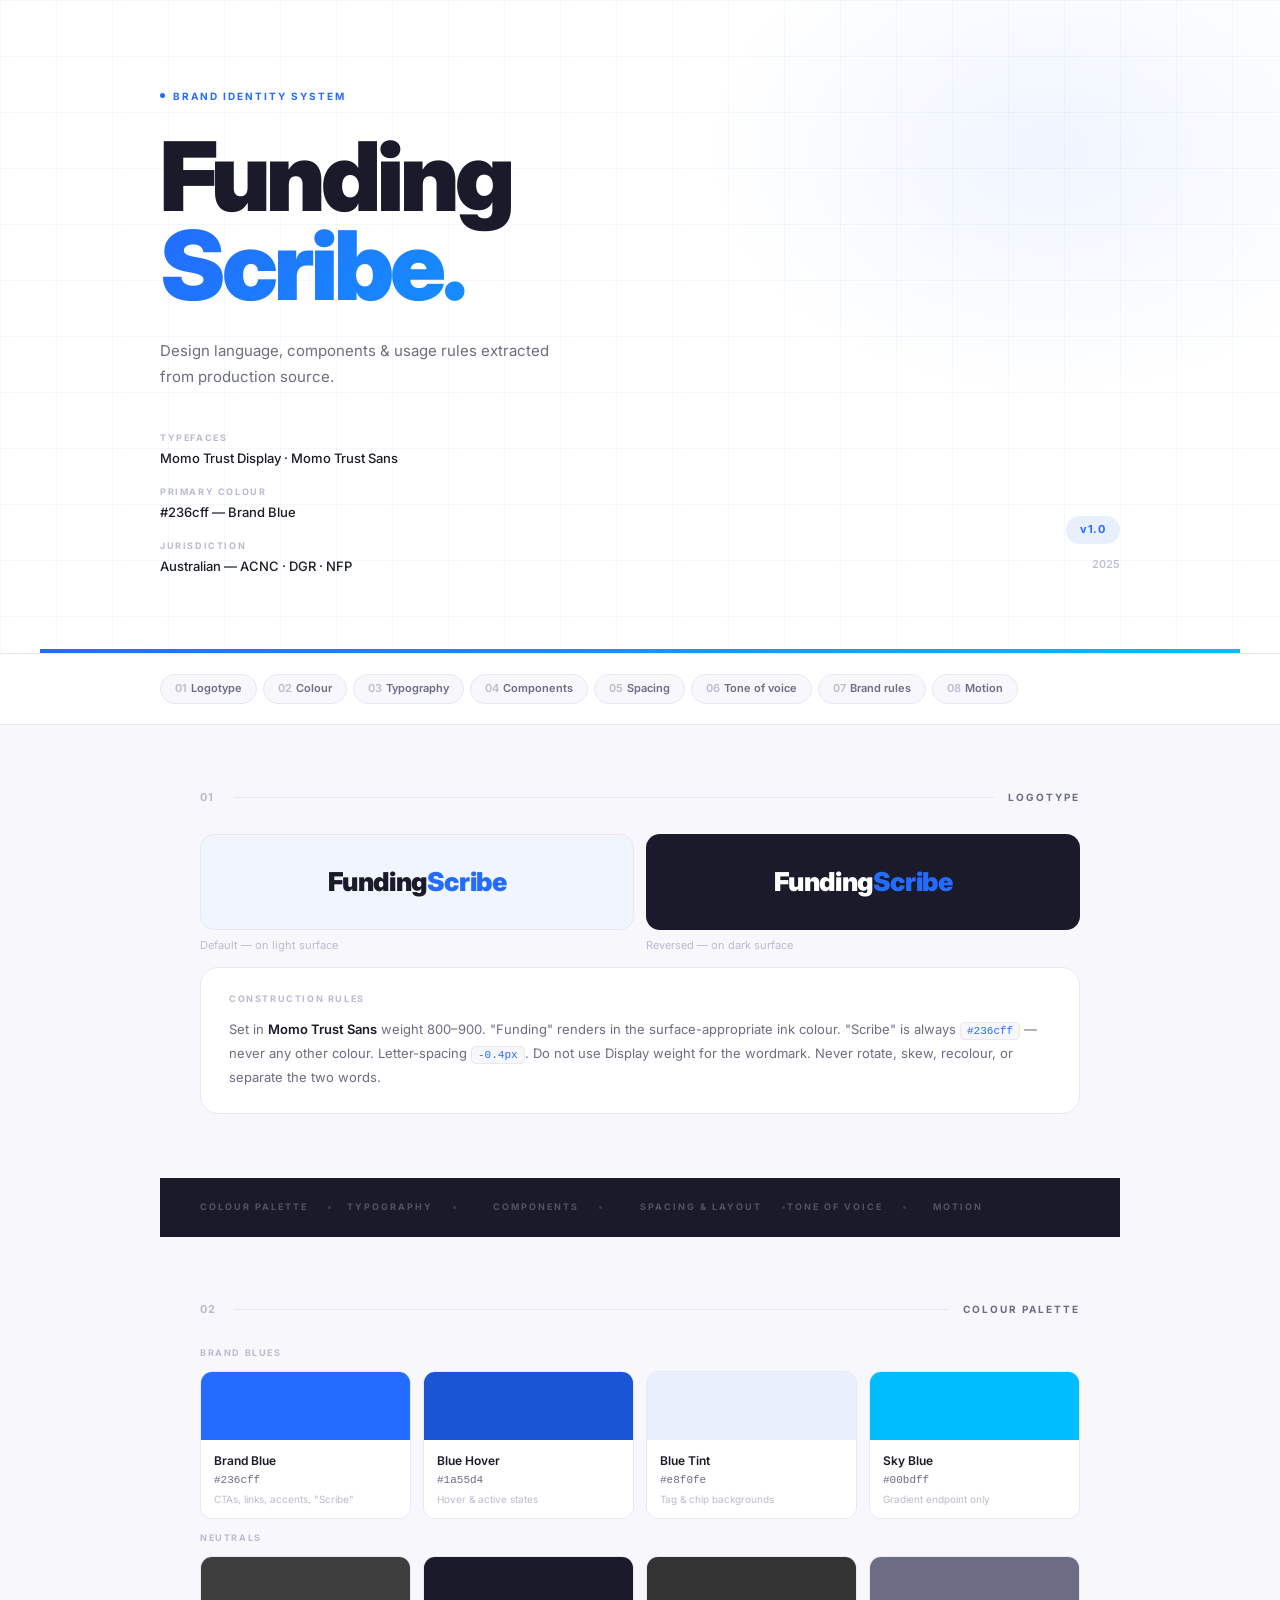
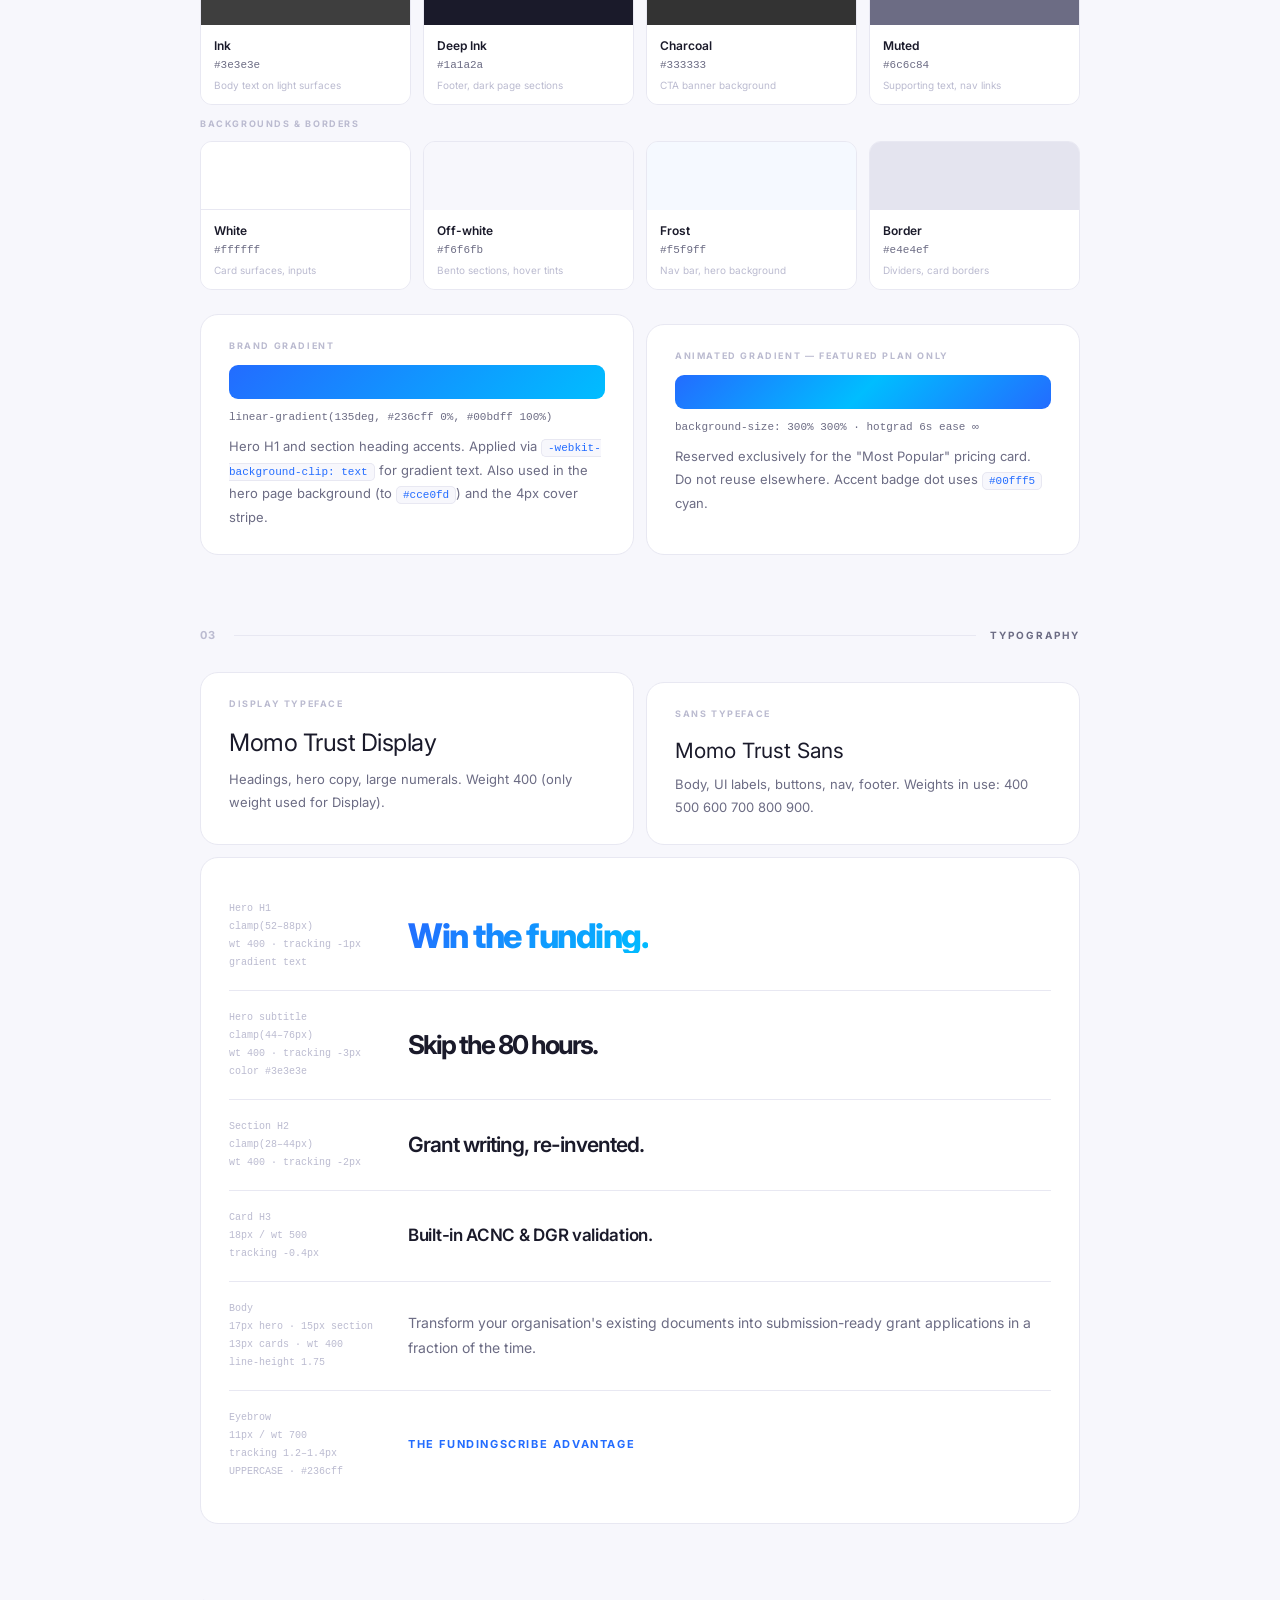
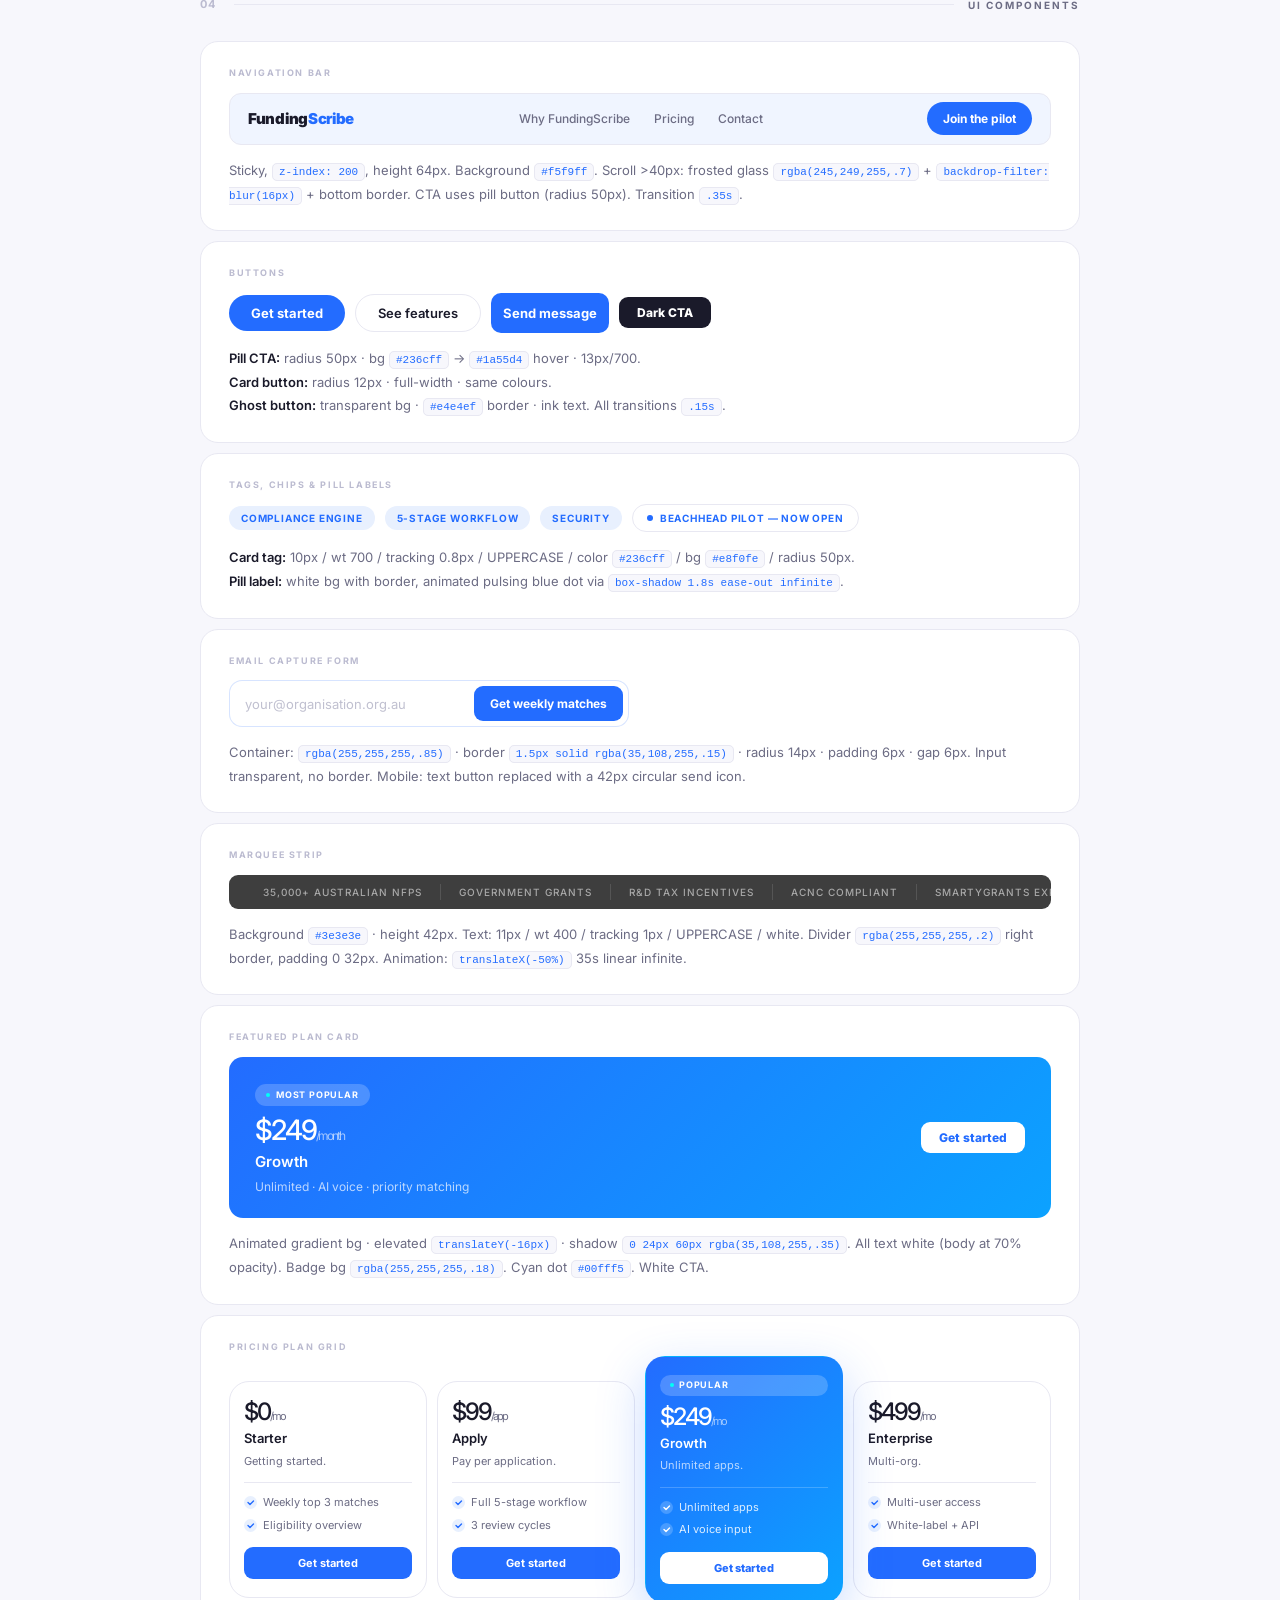
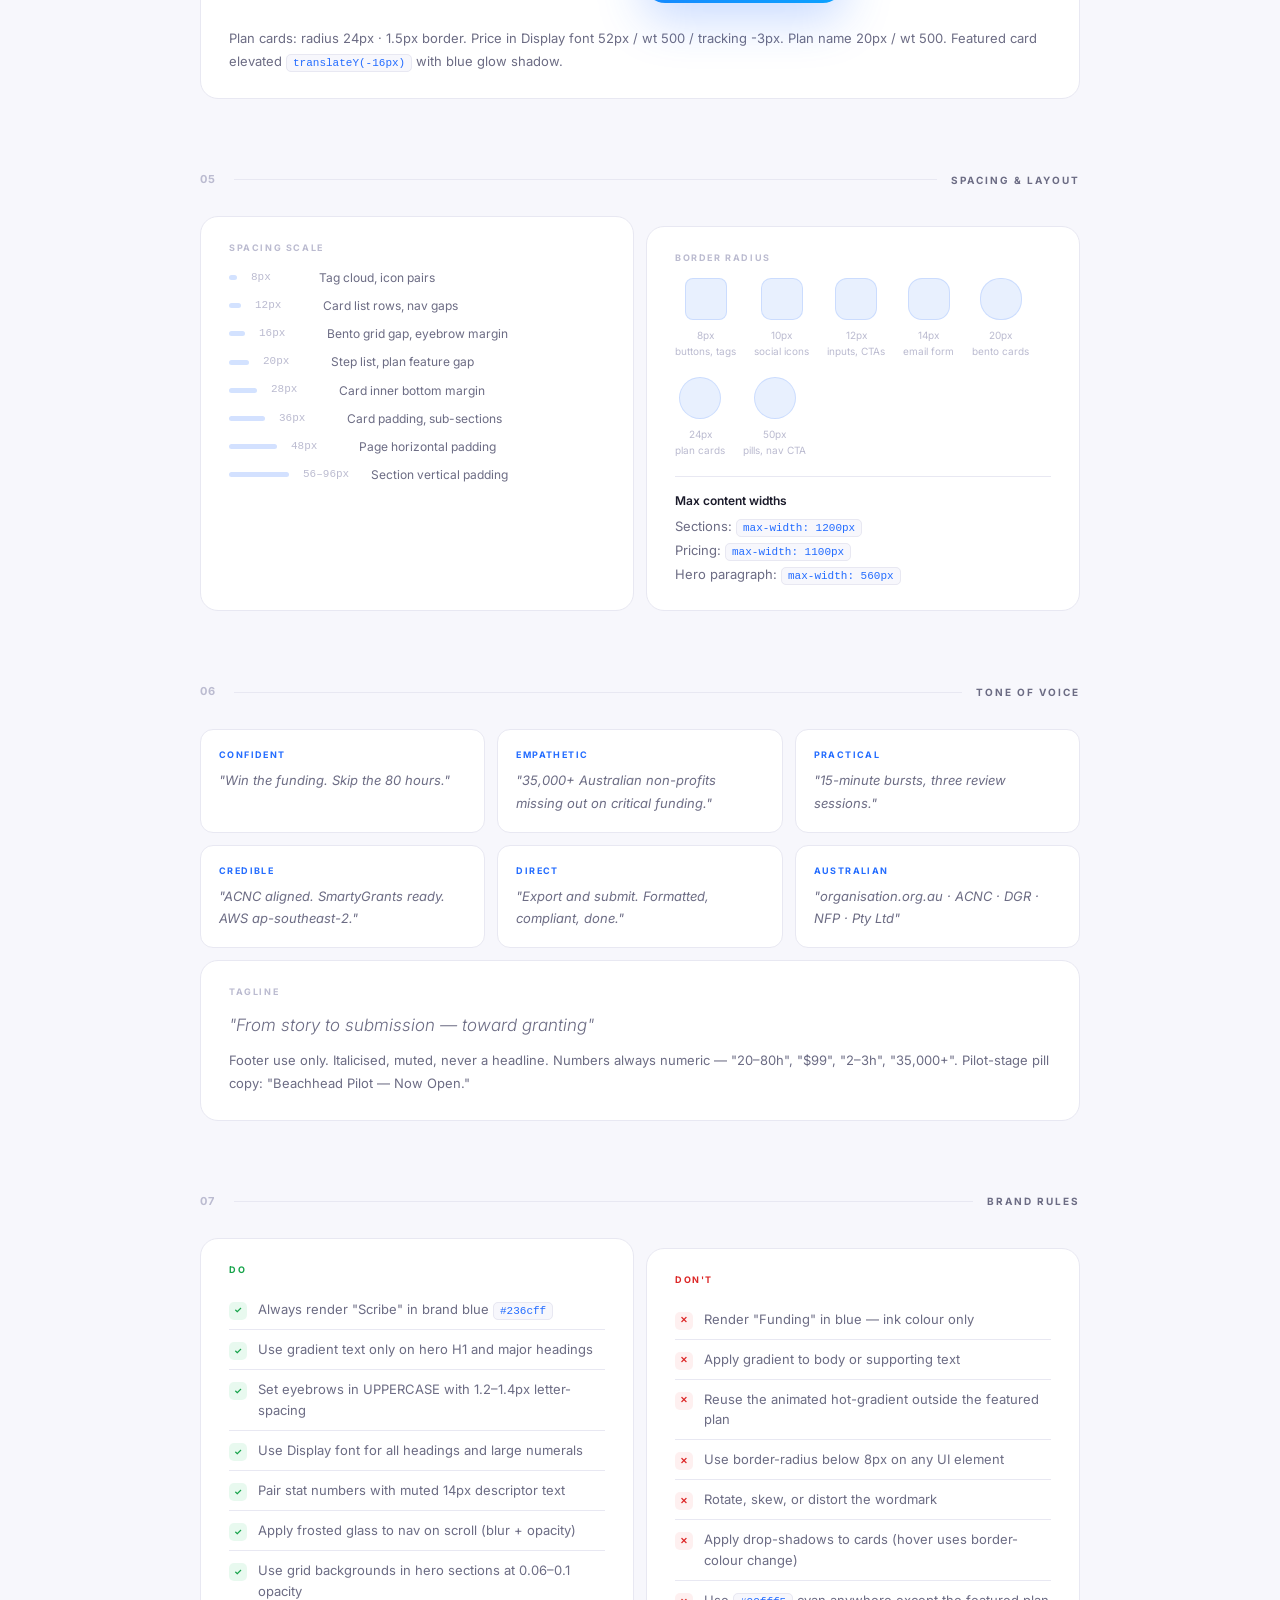
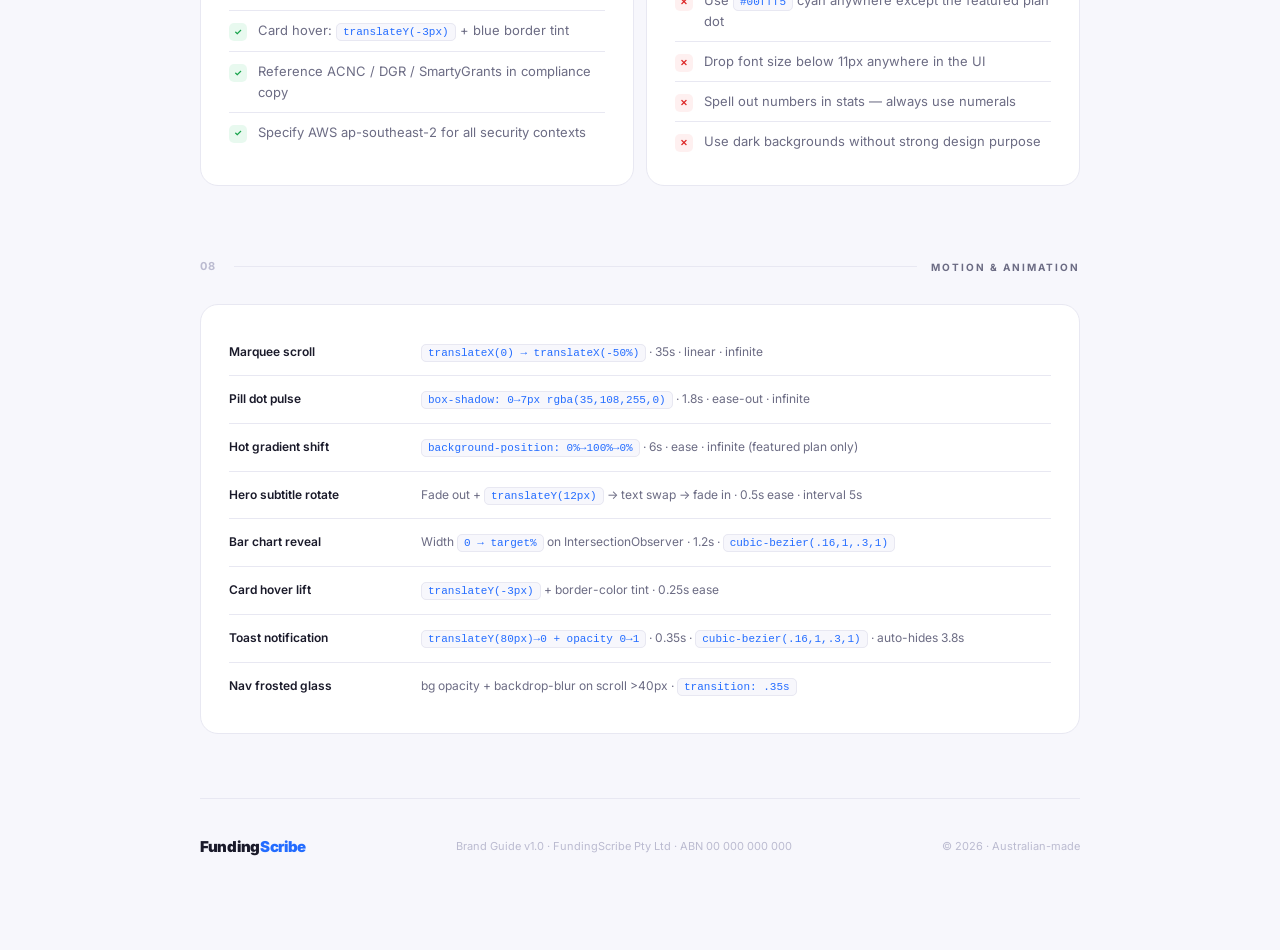
<file: fundingscribe-brand-guide-v1.html>
<!DOCTYPE html>
<html lang="en">
<head>
<meta charset="UTF-8">
<meta name="viewport" content="width=device-width, initial-scale=1.0">
<title>FundingScribe — Brand Guide</title>
<link rel="preconnect" href="https://fonts.googleapis.com">
<link rel="preconnect" href="https://fonts.gstatic.com" crossorigin>
<link href="https://fonts.googleapis.com/css2?family=Inter:ital,wght@0,300;0,400;0,500;0,600;0,700;0,800;0,900;1,300;1,400&display=swap" rel="stylesheet">
<style>
*{margin:0;padding:0;box-sizing:border-box}
:root{
  --blue:#236cff;--blue2:#1a55d4;--blue3:#e8f0fe;--sky:#00bdff;
  --ink:#1a1a2a;--muted:#6c6c84;--border:#e8e8f2;
  --off:#f7f7fc;--frost:#f0f5ff;--white:#fff;
  --grad:linear-gradient(135deg,#236cff 0%,#00bdff 100%);
}
html{scroll-behavior:smooth}
body{font-family:'Inter',sans-serif;background:var(--off);color:var(--ink);line-height:1.6;-webkit-font-smoothing:antialiased}

/* ── LAYOUT ── */
.page{max-width:960px;margin:0 auto;padding:0 40px 100px}

/* ── COVER ── */
.cover{background:var(--white);border-bottom:1px solid var(--border);position:relative;overflow:hidden;padding:0 40px}
.cover-grid{position:absolute;inset:0;background-image:linear-gradient(rgba(35,108,255,.05) 1px,transparent 1px),linear-gradient(90deg,rgba(35,108,255,.05) 1px,transparent 1px);background-size:56px 56px;pointer-events:none}
.cover-glow{position:absolute;width:700px;height:500px;background:radial-gradient(ellipse,rgba(35,108,255,.07) 0%,transparent 70%);top:-100px;right:-120px;pointer-events:none}
.cover-inner{position:relative;z-index:1;max-width:960px;margin:0 auto;display:grid;grid-template-columns:1fr auto;gap:48px;align-items:center;padding:80px 0 72px}
.cover-eyebrow{display:inline-flex;align-items:center;gap:8px;font-size:10px;font-weight:700;letter-spacing:2px;text-transform:uppercase;color:var(--blue);margin-bottom:28px}
.cover-dot{width:5px;height:5px;background:var(--blue);border-radius:50%}
.cover-title{font-size:clamp(56px,8vw,96px);font-weight:900;letter-spacing:-4px;line-height:.93;margin-bottom:28px}
.cover-title .w1{color:var(--ink)}
.cover-title .w2{background:var(--grad);-webkit-background-clip:text;-webkit-text-fill-color:transparent;background-clip:text}
.cover-desc{font-size:15px;color:var(--muted);font-weight:400;line-height:1.75;max-width:400px;margin-bottom:40px}
.cover-meta{display:flex;flex-direction:column;gap:16px}
.cm-item{display:flex;flex-direction:column;gap:3px}
.cm-label{font-size:9px;font-weight:700;letter-spacing:1.6px;text-transform:uppercase;color:#bbbbd0}
.cm-val{font-size:13px;font-weight:500;color:var(--ink)}
.cover-right{display:flex;flex-direction:column;align-items:flex-end;justify-content:flex-end;gap:12px;align-self:flex-end;padding-bottom:4px}
.cover-version{background:var(--blue3);color:var(--blue);font-size:11px;font-weight:700;letter-spacing:.8px;padding:5px 14px;border-radius:50px}
.cover-year{font-size:11px;color:#bbbbd0;font-weight:500}
.cover-stripe{height:4px;background:var(--grad);width:100%}

/* ── TOC ── */
.toc{background:var(--white);border-bottom:1px solid var(--border);padding:20px 40px}
.toc-inner{max-width:960px;margin:0 auto;display:flex;gap:6px;flex-wrap:wrap}
.toc-item{font-size:11px;font-weight:600;color:var(--muted);padding:5px 14px;border-radius:50px;background:var(--off);border:1px solid var(--border);text-decoration:none;transition:.15s}
.toc-item:hover{background:var(--blue3);color:var(--blue);border-color:rgba(35,108,255,.2)}
.toc-num{color:#bbbbd0;margin-right:4px}

/* ── SECTION ── */
.section{padding-top:64px;margin-bottom:8px}
.section-header{display:flex;align-items:center;gap:14px;margin-bottom:28px}
.sh-num{font-size:11px;font-weight:700;color:#bbbbd0;letter-spacing:1px;min-width:20px}
.sh-title{font-size:10px;font-weight:700;letter-spacing:2px;text-transform:uppercase;color:var(--muted)}
.sh-line{flex:1;height:1px;background:var(--border)}

/* ── CARDS ── */
.card{background:var(--white);border:1px solid var(--border);border-radius:18px;padding:24px 28px}
.card + .card{margin-top:10px}
.card-label{font-size:9px;font-weight:700;letter-spacing:1.6px;text-transform:uppercase;color:#bbbbd0;margin-bottom:12px}
.card-body{font-size:13px;color:var(--muted);line-height:1.8}
code{font-size:11px;font-family:monospace;background:var(--off);border:1px solid var(--border);padding:2px 6px;border-radius:5px;color:var(--blue)}

/* ── GRIDS ── */
.g2{display:grid;grid-template-columns:1fr 1fr;gap:12px}
.g3{display:grid;grid-template-columns:repeat(3,1fr);gap:12px}
.g4{display:grid;grid-template-columns:repeat(4,1fr);gap:12px}

/* ── LOGO ── */
.logo-surface{border-radius:14px;height:96px;display:flex;align-items:center;justify-content:center}
.logo-light{background:var(--frost);border:1px solid var(--border)}
.logo-dark{background:var(--ink)}
.logo-text{font-size:26px;font-weight:900;letter-spacing:-.4px}
.logo-text.on-light{color:var(--ink)}
.logo-text.on-light span,.logo-text.on-dark span{color:var(--blue)}
.logo-text.on-dark{color:#fff}
.logo-note{font-size:11px;color:#bbbbd0;margin-top:7px}

/* ── SWATCHES ── */
.swatch-block{border-radius:12px;overflow:hidden;border:1px solid var(--border)}
.swatch-color{height:68px;width:100%}
.swatch-info{padding:11px 13px;background:var(--white)}
.swatch-name{font-size:12px;font-weight:600;color:var(--ink);margin-bottom:2px}
.swatch-hex{font-size:11px;font-family:monospace;color:var(--muted)}
.swatch-role{font-size:10px;color:#bbbbd0;margin-top:3px;line-height:1.5}

/* ── GRADIENTS ── */
.grad-bar{height:34px;border-radius:9px;margin-bottom:10px}
.grad-main{background:linear-gradient(135deg,#236cff 0%,#00bdff 100%)}
.grad-hot{background:linear-gradient(135deg,#236cff,#00bdff,#236cff)}

/* ── TYPE ── */
.type-row{padding:18px 0;border-bottom:1px solid var(--border);display:flex;align-items:center;gap:24px}
.type-row:last-child{border-bottom:none}
.type-meta{font-size:10px;font-family:monospace;color:#bbbbd0;line-height:1.8;width:155px;flex-shrink:0}
.t-hero{font-size:34px;font-weight:800;letter-spacing:-1.5px;line-height:1;background:var(--grad);-webkit-background-clip:text;-webkit-text-fill-color:transparent;background-clip:text}
.t-sub{font-size:26px;font-weight:700;letter-spacing:-2px;color:var(--ink)}
.t-h2{font-size:21px;font-weight:600;letter-spacing:-1px;color:var(--ink)}
.t-h3{font-size:17px;font-weight:600;letter-spacing:-.3px;color:var(--ink)}
.t-body{font-size:14px;color:var(--muted);line-height:1.75;font-weight:400}
.t-eyebrow{font-size:11px;font-weight:700;letter-spacing:1.6px;text-transform:uppercase;color:var(--blue)}

/* ── COMPONENTS ── */
.btn-primary{background:var(--blue);color:#fff;border:none;border-radius:50px;padding:10px 22px;font-size:13px;font-weight:700;cursor:default;font-family:'Inter',sans-serif}
.btn-outline{background:transparent;color:var(--ink);border:1.5px solid var(--border);border-radius:50px;padding:10px 22px;font-size:13px;font-weight:600;cursor:default;font-family:'Inter',sans-serif}
.btn-card{background:var(--blue);color:#fff;border:none;border-radius:11px;padding:12px;font-size:13px;font-weight:700;cursor:default;width:100%;font-family:'Inter',sans-serif}
.btn-white{background:#fff;color:var(--blue);border:none;border-radius:9px;padding:8px 18px;font-size:12px;font-weight:800;cursor:default;font-family:'Inter',sans-serif}
.tag-chip{font-size:10px;font-weight:700;letter-spacing:.8px;text-transform:uppercase;color:var(--blue);background:var(--blue3);padding:4px 12px;border-radius:50px;display:inline-block}
.pill-demo{display:inline-flex;align-items:center;gap:7px;background:#fff;border:1px solid var(--border);color:var(--blue);font-size:10px;font-weight:700;letter-spacing:.8px;text-transform:uppercase;padding:5px 14px;border-radius:50px}
.pill-dot{width:6px;height:6px;background:var(--blue);border-radius:50%;flex-shrink:0}
.nav-demo{background:var(--frost);height:52px;border-radius:12px;display:flex;align-items:center;padding:0 18px;justify-content:space-between;border:1px solid var(--border)}
.nav-logo{font-size:15px;font-weight:900;color:var(--ink);letter-spacing:-.3px}
.nav-logo span{color:var(--blue)}
.nav-links-d{display:flex;gap:4px}
.nav-link-d{font-size:12px;font-weight:500;color:var(--muted);padding:5px 10px;border-radius:6px}
.nav-cta-d{background:var(--blue);color:#fff;border-radius:50px;padding:7px 16px;font-size:12px;font-weight:700}
.email-form-demo{display:flex;background:rgba(255,255,255,.9);border:1.5px solid rgba(35,108,255,.18);border-radius:13px;padding:5px;gap:6px;max-width:400px}
.email-form-demo input{flex:1;background:none;border:none;outline:none;font-family:'Inter',sans-serif;font-size:13px;color:var(--ink);padding:7px 10px}
.email-form-demo input::placeholder{color:#c0c0d0}
.marquee-demo-bar{background:#3e3e3e;border-radius:9px;padding:9px 16px;display:flex;overflow:hidden;flex-wrap:nowrap}
.mq-tag{font-size:10px;font-weight:500;letter-spacing:1px;text-transform:uppercase;color:rgba(255,255,255,.55);white-space:nowrap;border-right:1px solid rgba(255,255,255,.12);padding:0 18px}
.mq-tag:last-child{border-right:none}
.hot-card-demo{background:linear-gradient(135deg,#236cff,#00bdff,#236cff);background-size:300% 300%;border-radius:14px;padding:22px 26px;display:flex;align-items:center;justify-content:space-between;gap:16px}
.hot-badge-d{display:inline-flex;align-items:center;gap:6px;background:rgba(255,255,255,.2);color:#fff;font-size:9px;font-weight:700;letter-spacing:.8px;text-transform:uppercase;padding:4px 11px;border-radius:50px;margin-bottom:10px}
.hot-cyan-dot{width:4px;height:4px;background:#00fff5;border-radius:50%;flex-shrink:0}

/* ── PLAN CARDS ── */
.plan-demo-wrap{display:grid;grid-template-columns:repeat(4,1fr);gap:10px;align-items:center}
.plan-card-d{background:var(--white);border:1.5px solid var(--border);border-radius:20px;padding:18px 14px;display:flex;flex-direction:column}
.plan-card-d.featured{background:linear-gradient(135deg,#236cff,#00bdff,#236cff);background-size:300% 300%;border-color:transparent;transform:translateY(-10px);box-shadow:0 16px 48px rgba(35,108,255,.25)}
.plan-list-d{list-style:none;display:flex;flex-direction:column;gap:7px;flex:1;margin-bottom:14px}
.plan-list-d li{font-size:11px;color:var(--muted);display:flex;gap:6px;align-items:flex-start;line-height:1.4}
.plan-list-d li.wh{color:rgba(255,255,255,.85)}
.chk-d{width:13px;height:13px;flex-shrink:0;margin-top:1px}

/* ── SPACING ── */
.spacing-row{display:flex;align-items:center;gap:14px;margin-bottom:9px}
.sp-bar{background:var(--blue);height:5px;border-radius:3px;opacity:.2}
.sp-val{font-size:11px;font-family:monospace;color:#bbbbd0;min-width:54px}
.sp-use{font-size:12px;color:var(--muted)}

/* ── RADIUS ── */
.radius-grid{display:flex;gap:18px;flex-wrap:wrap}
.radius-item{text-align:center}
.radius-box{width:42px;height:42px;background:var(--blue3);border:1px solid rgba(35,108,255,.15);margin:0 auto 7px}
.radius-label{font-size:10px;color:#bbbbd0;line-height:1.6}

/* ── VOICE ── */
.voice-card{background:var(--white);border:1px solid var(--border);border-radius:13px;padding:18px}
.voice-attr{font-size:9px;font-weight:700;letter-spacing:1.4px;text-transform:uppercase;color:var(--blue);margin-bottom:7px}
.voice-eg{font-size:13px;color:var(--muted);line-height:1.7;font-style:italic;font-weight:400}

/* ── RULES ── */
.rule-item{display:flex;gap:11px;align-items:flex-start;padding:9px 0;border-bottom:1px solid var(--border)}
.rule-item:last-child{border-bottom:none}
.rule-icon{width:18px;height:18px;border-radius:5px;display:flex;align-items:center;justify-content:center;font-size:9px;flex-shrink:0;margin-top:3px;font-weight:700}
.rule-do .rule-icon{background:rgba(34,197,94,.1);color:#16a34a}
.rule-dont .rule-icon{background:rgba(239,68,68,.08);color:#dc2626}
.rule-text{font-size:13px;color:var(--muted);line-height:1.6}

/* ── MOTION ── */
.motion-row{display:flex;gap:16px;padding:13px 0;border-bottom:1px solid var(--border);align-items:flex-start}
.motion-row:last-child{border-bottom:none}
.motion-name{font-size:12px;font-weight:600;color:var(--ink);width:176px;flex-shrink:0}
.motion-spec{font-size:12px;color:var(--muted);line-height:1.7;flex:1}

/* ── ACCENT BAND ── */
.band{background:var(--ink);margin:64px -40px 0;padding:22px 40px;display:flex;align-items:center;gap:0;overflow:hidden}
.band-item{display:flex;align-items:center;gap:20px;flex:1}
.band-text{font-size:9px;font-weight:700;letter-spacing:2px;text-transform:uppercase;color:rgba(255,255,255,.25);white-space:nowrap}
.band-dot{width:3px;height:3px;background:rgba(255,255,255,.15);border-radius:50%;flex-shrink:0}

/* ── FOOTER ── */
.guide-footer{border-top:1px solid var(--border);padding-top:36px;margin-top:64px;display:flex;justify-content:space-between;align-items:center;flex-wrap:wrap;gap:16px}
.foot-logo{font-size:15px;font-weight:900;color:var(--ink);letter-spacing:-.3px}
.foot-logo span{color:var(--blue)}
.guide-footer p{font-size:11px;color:#bbbbd0}

@media(max-width:700px){
  .page,.cover,.toc{padding-left:24px;padding-right:24px}
  .cover-inner{grid-template-columns:1fr;gap:32px}
  .cover-right{align-items:flex-start;flex-direction:row}
  .cover-title{font-size:clamp(48px,12vw,72px);letter-spacing:-3px}
  .g2,.g3,.g4{grid-template-columns:1fr 1fr}
  .plan-demo-wrap{grid-template-columns:1fr 1fr}
  .plan-card-d.featured{transform:none}
  .type-row{flex-direction:column;align-items:flex-start;gap:6px}
  .type-meta{width:100%}
  .band{margin:64px -24px 0;padding:20px 24px}
}
@media(max-width:480px){
  .g3,.g4,.plan-demo-wrap{grid-template-columns:1fr}
}
</style>
</head>
<body>

<!-- ══ COVER ══ -->
<div class="cover">
  <div class="cover-grid"></div>
  <div class="cover-glow"></div>
  <div class="cover-inner">
    <div>
      <div class="cover-eyebrow"><span class="cover-dot"></span>Brand identity system</div>
      <div class="cover-title">
        <div class="w1">Funding</div>
        <div class="w2">Scribe.</div>
      </div>
      <p class="cover-desc">Design language, components & usage rules extracted from production source.</p>
      <div class="cover-meta">
        <div class="cm-item"><span class="cm-label">Typefaces</span><span class="cm-val">Momo Trust Display · Momo Trust Sans</span></div>
        <div class="cm-item"><span class="cm-label">Primary colour</span><span class="cm-val">#236cff — Brand Blue</span></div>
        <div class="cm-item"><span class="cm-label">Jurisdiction</span><span class="cm-val">Australian — ACNC · DGR · NFP</span></div>
      </div>
    </div>
    <div class="cover-right">
      <span class="cover-version">v1.0</span>
      <span class="cover-year">2025</span>
    </div>
  </div>
  <div class="cover-stripe"></div>
</div>

<!-- ══ TOC ══ -->
<div class="toc">
  <div class="toc-inner">
    <a href="#s01" class="toc-item"><span class="toc-num">01</span>Logotype</a>
    <a href="#s02" class="toc-item"><span class="toc-num">02</span>Colour</a>
    <a href="#s03" class="toc-item"><span class="toc-num">03</span>Typography</a>
    <a href="#s04" class="toc-item"><span class="toc-num">04</span>Components</a>
    <a href="#s05" class="toc-item"><span class="toc-num">05</span>Spacing</a>
    <a href="#s06" class="toc-item"><span class="toc-num">06</span>Tone of voice</a>
    <a href="#s07" class="toc-item"><span class="toc-num">07</span>Brand rules</a>
    <a href="#s08" class="toc-item"><span class="toc-num">08</span>Motion</a>
  </div>
</div>

<div class="page">

<!-- ══ 01 LOGOTYPE ══ -->
<div class="section" id="s01">
  <div class="section-header"><span class="sh-num">01</span><div class="sh-line"></div><span class="sh-title">Logotype</span></div>
  <div class="g2" style="margin-bottom:12px">
    <div>
      <div class="logo-surface logo-light"><span class="logo-text on-light">Funding<span>Scribe</span></span></div>
      <p class="logo-note">Default — on light surface</p>
    </div>
    <div>
      <div class="logo-surface logo-dark"><span class="logo-text on-dark">Funding<span>Scribe</span></span></div>
      <p class="logo-note">Reversed — on dark surface</p>
    </div>
  </div>
  <div class="card">
    <div class="card-label">Construction rules</div>
    <p class="card-body">Set in <strong style="color:var(--ink);font-weight:600">Momo Trust Sans</strong> weight 800–900. "Funding" renders in the surface-appropriate ink colour. "Scribe" is always <code>#236cff</code> — never any other colour. Letter-spacing <code>-0.4px</code>. Do not use Display weight for the wordmark. Never rotate, skew, recolour, or separate the two words.</p>
  </div>
</div>

<!-- ══ BAND ══ -->
<div class="band">
  <div class="band-item"><span class="band-text">Colour palette</span><span class="band-dot"></span></div>
  <div class="band-item"><span class="band-text">Typography</span><span class="band-dot"></span></div>
  <div class="band-item"><span class="band-text">Components</span><span class="band-dot"></span></div>
  <div class="band-item"><span class="band-text">Spacing & layout</span><span class="band-dot"></span></div>
  <div class="band-item"><span class="band-text">Tone of voice</span><span class="band-dot"></span></div>
  <div class="band-item"><span class="band-text">Motion</span></div>
</div>

<!-- ══ 02 COLOUR ══ -->
<div class="section" id="s02">
  <div class="section-header"><span class="sh-num">02</span><div class="sh-line"></div><span class="sh-title">Colour palette</span></div>

  <p style="font-size:9px;font-weight:700;letter-spacing:1.6px;text-transform:uppercase;color:#bbbbd0;margin-bottom:10px">Brand blues</p>
  <div class="g4" style="margin-bottom:12px">
    <div class="swatch-block"><div class="swatch-color" style="background:#236cff"></div><div class="swatch-info"><div class="swatch-name">Brand Blue</div><div class="swatch-hex">#236cff</div><div class="swatch-role">CTAs, links, accents, "Scribe"</div></div></div>
    <div class="swatch-block"><div class="swatch-color" style="background:#1a55d4"></div><div class="swatch-info"><div class="swatch-name">Blue Hover</div><div class="swatch-hex">#1a55d4</div><div class="swatch-role">Hover & active states</div></div></div>
    <div class="swatch-block"><div class="swatch-color" style="background:#e8f0fe"></div><div class="swatch-info"><div class="swatch-name">Blue Tint</div><div class="swatch-hex">#e8f0fe</div><div class="swatch-role">Tag & chip backgrounds</div></div></div>
    <div class="swatch-block"><div class="swatch-color" style="background:#00bdff"></div><div class="swatch-info"><div class="swatch-name">Sky Blue</div><div class="swatch-hex">#00bdff</div><div class="swatch-role">Gradient endpoint only</div></div></div>
  </div>

  <p style="font-size:9px;font-weight:700;letter-spacing:1.6px;text-transform:uppercase;color:#bbbbd0;margin-bottom:10px">Neutrals</p>
  <div class="g4" style="margin-bottom:12px">
    <div class="swatch-block"><div class="swatch-color" style="background:#3e3e3e"></div><div class="swatch-info"><div class="swatch-name">Ink</div><div class="swatch-hex">#3e3e3e</div><div class="swatch-role">Body text on light surfaces</div></div></div>
    <div class="swatch-block"><div class="swatch-color" style="background:#1a1a2a"></div><div class="swatch-info"><div class="swatch-name">Deep Ink</div><div class="swatch-hex">#1a1a2a</div><div class="swatch-role">Footer, dark page sections</div></div></div>
    <div class="swatch-block"><div class="swatch-color" style="background:#333333"></div><div class="swatch-info"><div class="swatch-name">Charcoal</div><div class="swatch-hex">#333333</div><div class="swatch-role">CTA banner background</div></div></div>
    <div class="swatch-block"><div class="swatch-color" style="background:#6c6c84"></div><div class="swatch-info"><div class="swatch-name">Muted</div><div class="swatch-hex">#6c6c84</div><div class="swatch-role">Supporting text, nav links</div></div></div>
  </div>

  <p style="font-size:9px;font-weight:700;letter-spacing:1.6px;text-transform:uppercase;color:#bbbbd0;margin-bottom:10px">Backgrounds & borders</p>
  <div class="g4" style="margin-bottom:24px">
    <div class="swatch-block"><div class="swatch-color" style="background:#ffffff;border-bottom:1px solid #e8e8f2"></div><div class="swatch-info"><div class="swatch-name">White</div><div class="swatch-hex">#ffffff</div><div class="swatch-role">Card surfaces, inputs</div></div></div>
    <div class="swatch-block"><div class="swatch-color" style="background:#f7f7fc"></div><div class="swatch-info"><div class="swatch-name">Off-white</div><div class="swatch-hex">#f6f6fb</div><div class="swatch-role">Bento sections, hover tints</div></div></div>
    <div class="swatch-block"><div class="swatch-color" style="background:#f5f9ff"></div><div class="swatch-info"><div class="swatch-name">Frost</div><div class="swatch-hex">#f5f9ff</div><div class="swatch-role">Nav bar, hero background</div></div></div>
    <div class="swatch-block"><div class="swatch-color" style="background:#e4e4ef"></div><div class="swatch-info"><div class="swatch-name">Border</div><div class="swatch-hex">#e4e4ef</div><div class="swatch-role">Dividers, card borders</div></div></div>
  </div>

  <div class="g2">
    <div class="card">
      <div class="card-label">Brand gradient</div>
      <div class="grad-bar grad-main"></div>
      <p style="font-family:monospace;font-size:11px;color:var(--muted);margin-bottom:8px">linear-gradient(135deg, #236cff 0%, #00bdff 100%)</p>
      <p class="card-body">Hero H1 and section heading accents. Applied via <code>-webkit-background-clip: text</code> for gradient text. Also used in the hero page background (to <code>#cce0fd</code>) and the 4px cover stripe.</p>
    </div>
    <div class="card">
      <div class="card-label">Animated gradient — featured plan only</div>
      <div class="grad-bar grad-hot"></div>
      <p style="font-family:monospace;font-size:11px;color:var(--muted);margin-bottom:8px">background-size: 300% 300% · hotgrad 6s ease ∞</p>
      <p class="card-body">Reserved exclusively for the "Most Popular" pricing card. Do not reuse elsewhere. Accent badge dot uses <code>#00fff5</code> cyan.</p>
    </div>
  </div>
</div>

<!-- ══ 03 TYPOGRAPHY ══ -->
<div class="section" id="s03">
  <div class="section-header"><span class="sh-num">03</span><div class="sh-line"></div><span class="sh-title">Typography</span></div>
  <div class="g2" style="margin-bottom:12px">
    <div class="card">
      <div class="card-label">Display typeface</div>
      <p style="font-size:24px;font-weight:400;letter-spacing:-.5px;color:var(--ink);margin-bottom:6px">Momo Trust Display</p>
      <p class="card-body">Headings, hero copy, large numerals. Weight 400 (only weight used for Display).</p>
    </div>
    <div class="card">
      <div class="card-label">Sans typeface</div>
      <p style="font-size:21px;font-weight:400;color:var(--ink);margin-bottom:6px">Momo Trust Sans</p>
      <p class="card-body">Body, UI labels, buttons, nav, footer. Weights in use: 400 500 600 700 800 900.</p>
    </div>
  </div>
  <div class="card">
    <div class="type-row">
      <div class="type-meta">Hero H1<br>clamp(52–88px)<br>wt 400 · tracking -1px<br>gradient text</div>
      <span class="t-hero">Win the funding.</span>
    </div>
    <div class="type-row">
      <div class="type-meta">Hero subtitle<br>clamp(44–76px)<br>wt 400 · tracking -3px<br>color #3e3e3e</div>
      <span class="t-sub">Skip the 80 hours.</span>
    </div>
    <div class="type-row">
      <div class="type-meta">Section H2<br>clamp(28–44px)<br>wt 400 · tracking -2px</div>
      <span class="t-h2">Grant writing, re-invented.</span>
    </div>
    <div class="type-row">
      <div class="type-meta">Card H3<br>18px / wt 500<br>tracking -0.4px</div>
      <span class="t-h3">Built-in ACNC & DGR validation.</span>
    </div>
    <div class="type-row">
      <div class="type-meta">Body<br>17px hero · 15px section<br>13px cards · wt 400<br>line-height 1.75</div>
      <span class="t-body">Transform your organisation's existing documents into submission-ready grant applications in a fraction of the time.</span>
    </div>
    <div class="type-row">
      <div class="type-meta">Eyebrow<br>11px / wt 700<br>tracking 1.2–1.4px<br>UPPERCASE · #236cff</div>
      <span class="t-eyebrow">The FundingScribe advantage</span>
    </div>
  </div>
</div>

<!-- ══ 04 COMPONENTS ══ -->
<div class="section" id="s04">
  <div class="section-header"><span class="sh-num">04</span><div class="sh-line"></div><span class="sh-title">UI components</span></div>

  <div class="card" style="margin-bottom:10px">
    <div class="card-label">Navigation bar</div>
    <div class="nav-demo" style="margin-bottom:14px">
      <span class="nav-logo">Funding<span>Scribe</span></span>
      <div class="nav-links-d"><span class="nav-link-d">Why FundingScribe</span><span class="nav-link-d">Pricing</span><span class="nav-link-d">Contact</span></div>
      <span class="nav-cta-d">Join the pilot</span>
    </div>
    <p class="card-body">Sticky, <code>z-index: 200</code>, height 64px. Background <code>#f5f9ff</code>. Scroll >40px: frosted glass <code>rgba(245,249,255,.7)</code> + <code>backdrop-filter: blur(16px)</code> + bottom border. CTA uses pill button (radius 50px). Transition <code>.35s</code>.</p>
  </div>

  <div class="card" style="margin-bottom:10px">
    <div class="card-label">Buttons</div>
    <div style="display:flex;gap:10px;flex-wrap:wrap;margin-bottom:14px;align-items:center">
      <button class="btn-primary">Get started</button>
      <button class="btn-outline">See features</button>
      <button class="btn-card" style="width:auto;border-radius:10px">Send message</button>
      <button class="btn-white" style="background:var(--ink);color:#fff">Dark CTA</button>
    </div>
    <p class="card-body"><strong style="color:var(--ink);font-weight:600">Pill CTA:</strong> radius 50px · bg <code>#236cff</code> → <code>#1a55d4</code> hover · 13px/700.<br>
    <strong style="color:var(--ink);font-weight:600">Card button:</strong> radius 12px · full-width · same colours.<br>
    <strong style="color:var(--ink);font-weight:600">Ghost button:</strong> transparent bg · <code>#e4e4ef</code> border · ink text. All transitions <code>.15s</code>.</p>
  </div>

  <div class="card" style="margin-bottom:10px">
    <div class="card-label">Tags, chips & pill labels</div>
    <div style="display:flex;gap:10px;flex-wrap:wrap;align-items:center;margin-bottom:14px">
      <span class="tag-chip">Compliance engine</span>
      <span class="tag-chip">5-stage workflow</span>
      <span class="tag-chip">Security</span>
      <div class="pill-demo"><span class="pill-dot"></span>Beachhead pilot — now open</div>
    </div>
    <p class="card-body"><strong style="color:var(--ink);font-weight:600">Card tag:</strong> 10px / wt 700 / tracking 0.8px / UPPERCASE / color <code>#236cff</code> / bg <code>#e8f0fe</code> / radius 50px.<br>
    <strong style="color:var(--ink);font-weight:600">Pill label:</strong> white bg with border, animated pulsing blue dot via <code>box-shadow 1.8s ease-out infinite</code>.</p>
  </div>

  <div class="card" style="margin-bottom:10px">
    <div class="card-label">Email capture form</div>
    <div class="email-form-demo" style="margin-bottom:14px">
      <input type="email" placeholder="your@organisation.org.au" readonly>
      <button class="btn-primary" style="border-radius:9px;padding:10px 16px;font-size:12px">Get weekly matches</button>
    </div>
    <p class="card-body">Container: <code>rgba(255,255,255,.85)</code> · border <code>1.5px solid rgba(35,108,255,.15)</code> · radius 14px · padding 6px · gap 6px. Input transparent, no border. Mobile: text button replaced with a 42px circular send icon.</p>
  </div>

  <div class="card" style="margin-bottom:10px">
    <div class="card-label">Marquee strip</div>
    <div class="marquee-demo-bar" style="margin-bottom:14px">
      <span class="mq-tag">35,000+ Australian NFPs</span>
      <span class="mq-tag">Government grants</span>
      <span class="mq-tag">R&D tax incentives</span>
      <span class="mq-tag">ACNC compliant</span>
      <span class="mq-tag">SmartyGrants export</span>
      <span class="mq-tag">AI voice input</span>
    </div>
    <p class="card-body">Background <code>#3e3e3e</code> · height 42px. Text: 11px / wt 400 / tracking 1px / UPPERCASE / white. Divider <code>rgba(255,255,255,.2)</code> right border, padding 0 32px. Animation: <code>translateX(-50%)</code> 35s linear infinite.</p>
  </div>

  <div class="card" style="margin-bottom:10px">
    <div class="card-label">Featured plan card</div>
    <div class="hot-card-demo" style="margin-bottom:14px">
      <div>
        <div class="hot-badge-d"><span class="hot-cyan-dot"></span>Most popular</div>
        <div style="font-size:28px;font-weight:500;letter-spacing:-2px;color:#fff;line-height:1">$249<span style="font-size:12px;font-weight:400;color:rgba(255,255,255,.6)">/month</span></div>
        <div style="font-size:15px;font-weight:600;color:#fff;margin-top:6px">Growth</div>
        <div style="font-size:12px;color:rgba(255,255,255,.7);margin-top:3px">Unlimited · AI voice · priority matching</div>
      </div>
      <button class="btn-white">Get started</button>
    </div>
    <p class="card-body">Animated gradient bg · elevated <code>translateY(-16px)</code> · shadow <code>0 24px 60px rgba(35,108,255,.35)</code>. All text white (body at 70% opacity). Badge bg <code>rgba(255,255,255,.18)</code>. Cyan dot <code>#00fff5</code>. White CTA.</p>
  </div>

  <div class="card">
    <div class="card-label">Pricing plan grid</div>
    <div class="plan-demo-wrap" style="margin-bottom:14px">
      <div class="plan-card-d">
        <div style="font-size:24px;font-weight:500;letter-spacing:-2px;color:var(--ink);line-height:1;margin-bottom:4px">$0<span style="font-size:11px;font-weight:400;color:var(--muted)">/mo</span></div>
        <div style="font-size:13px;font-weight:600;color:var(--ink);margin-bottom:4px">Starter</div>
        <div style="font-size:11px;color:var(--muted);margin-bottom:12px">Getting started.</div>
        <div style="height:1px;background:var(--border);margin-bottom:12px"></div>
        <ul class="plan-list-d">
          <li><svg class="chk-d" viewBox="0 0 13 13"><circle cx="6.5" cy="6.5" r="6.5" fill="#e8f0fe"/><path d="M4 6.5l2 2 3.5-3.5" stroke="#236cff" stroke-width="1.4" stroke-linecap="round" stroke-linejoin="round" fill="none"/></svg>Weekly top 3 matches</li>
          <li><svg class="chk-d" viewBox="0 0 13 13"><circle cx="6.5" cy="6.5" r="6.5" fill="#e8f0fe"/><path d="M4 6.5l2 2 3.5-3.5" stroke="#236cff" stroke-width="1.4" stroke-linecap="round" stroke-linejoin="round" fill="none"/></svg>Eligibility overview</li>
        </ul>
        <button class="btn-card" style="font-size:11px;padding:9px;border-radius:9px">Get started</button>
      </div>
      <div class="plan-card-d">
        <div style="font-size:24px;font-weight:500;letter-spacing:-2px;color:var(--ink);line-height:1;margin-bottom:4px">$99<span style="font-size:11px;font-weight:400;color:var(--muted)">/app</span></div>
        <div style="font-size:13px;font-weight:600;color:var(--ink);margin-bottom:4px">Apply</div>
        <div style="font-size:11px;color:var(--muted);margin-bottom:12px">Pay per application.</div>
        <div style="height:1px;background:var(--border);margin-bottom:12px"></div>
        <ul class="plan-list-d">
          <li><svg class="chk-d" viewBox="0 0 13 13"><circle cx="6.5" cy="6.5" r="6.5" fill="#e8f0fe"/><path d="M4 6.5l2 2 3.5-3.5" stroke="#236cff" stroke-width="1.4" stroke-linecap="round" stroke-linejoin="round" fill="none"/></svg>Full 5-stage workflow</li>
          <li><svg class="chk-d" viewBox="0 0 13 13"><circle cx="6.5" cy="6.5" r="6.5" fill="#e8f0fe"/><path d="M4 6.5l2 2 3.5-3.5" stroke="#236cff" stroke-width="1.4" stroke-linecap="round" stroke-linejoin="round" fill="none"/></svg>3 review cycles</li>
        </ul>
        <button class="btn-card" style="font-size:11px;padding:9px;border-radius:9px">Get started</button>
      </div>
      <div class="plan-card-d featured">
        <div style="display:inline-flex;align-items:center;gap:5px;background:rgba(255,255,255,.2);color:#fff;font-size:9px;font-weight:700;letter-spacing:.8px;text-transform:uppercase;padding:3px 10px;border-radius:50px;margin-bottom:9px"><span style="width:4px;height:4px;background:#00fff5;border-radius:50%;flex-shrink:0"></span>Popular</div>
        <div style="font-size:24px;font-weight:500;letter-spacing:-2px;color:#fff;line-height:1;margin-bottom:4px">$249<span style="font-size:11px;font-weight:400;color:rgba(255,255,255,.6)">/mo</span></div>
        <div style="font-size:13px;font-weight:600;color:#fff;margin-bottom:4px">Growth</div>
        <div style="font-size:11px;color:rgba(255,255,255,.7);margin-bottom:12px">Unlimited apps.</div>
        <div style="height:1px;background:rgba(255,255,255,.2);margin-bottom:12px"></div>
        <ul class="plan-list-d">
          <li class="wh"><svg class="chk-d" viewBox="0 0 13 13"><circle cx="6.5" cy="6.5" r="6.5" fill="rgba(255,255,255,.2)"/><path d="M4 6.5l2 2 3.5-3.5" stroke="#fff" stroke-width="1.4" stroke-linecap="round" stroke-linejoin="round" fill="none"/></svg>Unlimited apps</li>
          <li class="wh"><svg class="chk-d" viewBox="0 0 13 13"><circle cx="6.5" cy="6.5" r="6.5" fill="rgba(255,255,255,.2)"/><path d="M4 6.5l2 2 3.5-3.5" stroke="#fff" stroke-width="1.4" stroke-linecap="round" stroke-linejoin="round" fill="none"/></svg>AI voice input</li>
        </ul>
        <button class="btn-white" style="font-size:11px;padding:9px;width:100%">Get started</button>
      </div>
      <div class="plan-card-d">
        <div style="font-size:24px;font-weight:500;letter-spacing:-2px;color:var(--ink);line-height:1;margin-bottom:4px">$499<span style="font-size:11px;font-weight:400;color:var(--muted)">/mo</span></div>
        <div style="font-size:13px;font-weight:600;color:var(--ink);margin-bottom:4px">Enterprise</div>
        <div style="font-size:11px;color:var(--muted);margin-bottom:12px">Multi-org.</div>
        <div style="height:1px;background:var(--border);margin-bottom:12px"></div>
        <ul class="plan-list-d">
          <li><svg class="chk-d" viewBox="0 0 13 13"><circle cx="6.5" cy="6.5" r="6.5" fill="#e8f0fe"/><path d="M4 6.5l2 2 3.5-3.5" stroke="#236cff" stroke-width="1.4" stroke-linecap="round" stroke-linejoin="round" fill="none"/></svg>Multi-user access</li>
          <li><svg class="chk-d" viewBox="0 0 13 13"><circle cx="6.5" cy="6.5" r="6.5" fill="#e8f0fe"/><path d="M4 6.5l2 2 3.5-3.5" stroke="#236cff" stroke-width="1.4" stroke-linecap="round" stroke-linejoin="round" fill="none"/></svg>White-label + API</li>
        </ul>
        <button class="btn-card" style="font-size:11px;padding:9px;border-radius:9px">Get started</button>
      </div>
    </div>
    <p class="card-body">Plan cards: radius 24px · 1.5px border. Price in Display font 52px / wt 500 / tracking -3px. Plan name 20px / wt 500. Featured card elevated <code>translateY(-16px)</code> with blue glow shadow.</p>
  </div>
</div>

<!-- ══ 05 SPACING ══ -->
<div class="section" id="s05">
  <div class="section-header"><span class="sh-num">05</span><div class="sh-line"></div><span class="sh-title">Spacing & layout</span></div>
  <div class="g2">
    <div class="card">
      <div class="card-label">Spacing scale</div>
      <div class="spacing-row"><div class="sp-bar" style="width:8px"></div><span class="sp-val">8px</span><span class="sp-use">Tag cloud, icon pairs</span></div>
      <div class="spacing-row"><div class="sp-bar" style="width:12px"></div><span class="sp-val">12px</span><span class="sp-use">Card list rows, nav gaps</span></div>
      <div class="spacing-row"><div class="sp-bar" style="width:16px"></div><span class="sp-val">16px</span><span class="sp-use">Bento grid gap, eyebrow margin</span></div>
      <div class="spacing-row"><div class="sp-bar" style="width:20px"></div><span class="sp-val">20px</span><span class="sp-use">Step list, plan feature gap</span></div>
      <div class="spacing-row"><div class="sp-bar" style="width:28px"></div><span class="sp-val">28px</span><span class="sp-use">Card inner bottom margin</span></div>
      <div class="spacing-row"><div class="sp-bar" style="width:36px"></div><span class="sp-val">36px</span><span class="sp-use">Card padding, sub-sections</span></div>
      <div class="spacing-row"><div class="sp-bar" style="width:48px"></div><span class="sp-val">48px</span><span class="sp-use">Page horizontal padding</span></div>
      <div class="spacing-row"><div class="sp-bar" style="width:60px"></div><span class="sp-val">56–96px</span><span class="sp-use">Section vertical padding</span></div>
    </div>
    <div class="card">
      <div class="card-label">Border radius</div>
      <div class="radius-grid">
        <div class="radius-item"><div class="radius-box" style="border-radius:8px"></div><div class="radius-label">8px<br>buttons, tags</div></div>
        <div class="radius-item"><div class="radius-box" style="border-radius:10px"></div><div class="radius-label">10px<br>social icons</div></div>
        <div class="radius-item"><div class="radius-box" style="border-radius:12px"></div><div class="radius-label">12px<br>inputs, CTAs</div></div>
        <div class="radius-item"><div class="radius-box" style="border-radius:14px"></div><div class="radius-label">14px<br>email form</div></div>
        <div class="radius-item"><div class="radius-box" style="border-radius:20px"></div><div class="radius-label">20px<br>bento cards</div></div>
        <div class="radius-item"><div class="radius-box" style="border-radius:24px"></div><div class="radius-label">24px<br>plan cards</div></div>
        <div class="radius-item"><div class="radius-box" style="border-radius:999px"></div><div class="radius-label">50px<br>pills, nav CTA</div></div>
      </div>
      <div style="margin-top:18px;padding-top:14px;border-top:1px solid var(--border)">
        <p style="font-size:12px;font-weight:600;color:var(--ink);margin-bottom:5px">Max content widths</p>
        <p class="card-body">Sections: <code>max-width: 1200px</code><br>Pricing: <code>max-width: 1100px</code><br>Hero paragraph: <code>max-width: 560px</code></p>
      </div>
    </div>
  </div>
</div>

<!-- ══ 06 TONE ══ -->
<div class="section" id="s06">
  <div class="section-header"><span class="sh-num">06</span><div class="sh-line"></div><span class="sh-title">Tone of voice</span></div>
  <div class="g3" style="margin-bottom:12px">
    <div class="voice-card"><div class="voice-attr">Confident</div><div class="voice-eg">"Win the funding. Skip the 80 hours."</div></div>
    <div class="voice-card"><div class="voice-attr">Empathetic</div><div class="voice-eg">"35,000+ Australian non-profits missing out on critical funding."</div></div>
    <div class="voice-card"><div class="voice-attr">Practical</div><div class="voice-eg">"15-minute bursts, three review sessions."</div></div>
    <div class="voice-card"><div class="voice-attr">Credible</div><div class="voice-eg">"ACNC aligned. SmartyGrants ready. AWS ap-southeast-2."</div></div>
    <div class="voice-card"><div class="voice-attr">Direct</div><div class="voice-eg">"Export and submit. Formatted, compliant, done."</div></div>
    <div class="voice-card"><div class="voice-attr">Australian</div><div class="voice-eg">"organisation.org.au · ACNC · DGR · NFP · Pty Ltd"</div></div>
  </div>
  <div class="card">
    <div class="card-label">Tagline</div>
    <p style="font-size:17px;color:var(--muted);font-style:italic;font-weight:300;margin-bottom:10px">"From story to submission — toward granting"</p>
    <p class="card-body">Footer use only. Italicised, muted, never a headline. Numbers always numeric — "20–80h", "$99", "2–3h", "35,000+". Pilot-stage pill copy: "Beachhead Pilot — Now Open."</p>
  </div>
</div>

<!-- ══ 07 RULES ══ -->
<div class="section" id="s07">
  <div class="section-header"><span class="sh-num">07</span><div class="sh-line"></div><span class="sh-title">Brand rules</span></div>
  <div class="g2">
    <div class="card">
      <div class="card-label" style="color:#16a34a">Do</div>
      <div class="rule-item rule-do"><div class="rule-icon">✓</div><p class="rule-text">Always render "Scribe" in brand blue <code>#236cff</code></p></div>
      <div class="rule-item rule-do"><div class="rule-icon">✓</div><p class="rule-text">Use gradient text only on hero H1 and major headings</p></div>
      <div class="rule-item rule-do"><div class="rule-icon">✓</div><p class="rule-text">Set eyebrows in UPPERCASE with 1.2–1.4px letter-spacing</p></div>
      <div class="rule-item rule-do"><div class="rule-icon">✓</div><p class="rule-text">Use Display font for all headings and large numerals</p></div>
      <div class="rule-item rule-do"><div class="rule-icon">✓</div><p class="rule-text">Pair stat numbers with muted 14px descriptor text</p></div>
      <div class="rule-item rule-do"><div class="rule-icon">✓</div><p class="rule-text">Apply frosted glass to nav on scroll (blur + opacity)</p></div>
      <div class="rule-item rule-do"><div class="rule-icon">✓</div><p class="rule-text">Use grid backgrounds in hero sections at 0.06–0.1 opacity</p></div>
      <div class="rule-item rule-do"><div class="rule-icon">✓</div><p class="rule-text">Card hover: <code>translateY(-3px)</code> + blue border tint</p></div>
      <div class="rule-item rule-do"><div class="rule-icon">✓</div><p class="rule-text">Reference ACNC / DGR / SmartyGrants in compliance copy</p></div>
      <div class="rule-item rule-do"><div class="rule-icon">✓</div><p class="rule-text">Specify AWS ap-southeast-2 for all security contexts</p></div>
    </div>
    <div class="card">
      <div class="card-label" style="color:#dc2626">Don't</div>
      <div class="rule-item rule-dont"><div class="rule-icon">✕</div><p class="rule-text">Render "Funding" in blue — ink colour only</p></div>
      <div class="rule-item rule-dont"><div class="rule-icon">✕</div><p class="rule-text">Apply gradient to body or supporting text</p></div>
      <div class="rule-item rule-dont"><div class="rule-icon">✕</div><p class="rule-text">Reuse the animated hot-gradient outside the featured plan</p></div>
      <div class="rule-item rule-dont"><div class="rule-icon">✕</div><p class="rule-text">Use border-radius below 8px on any UI element</p></div>
      <div class="rule-item rule-dont"><div class="rule-icon">✕</div><p class="rule-text">Rotate, skew, or distort the wordmark</p></div>
      <div class="rule-item rule-dont"><div class="rule-icon">✕</div><p class="rule-text">Apply drop-shadows to cards (hover uses border-colour change)</p></div>
      <div class="rule-item rule-dont"><div class="rule-icon">✕</div><p class="rule-text">Use <code>#00fff5</code> cyan anywhere except the featured plan dot</p></div>
      <div class="rule-item rule-dont"><div class="rule-icon">✕</div><p class="rule-text">Drop font size below 11px anywhere in the UI</p></div>
      <div class="rule-item rule-dont"><div class="rule-icon">✕</div><p class="rule-text">Spell out numbers in stats — always use numerals</p></div>
      <div class="rule-item rule-dont"><div class="rule-icon">✕</div><p class="rule-text">Use dark backgrounds without strong design purpose</p></div>
    </div>
  </div>
</div>

<!-- ══ 08 MOTION ══ -->
<div class="section" id="s08">
  <div class="section-header"><span class="sh-num">08</span><div class="sh-line"></div><span class="sh-title">Motion & animation</span></div>
  <div class="card">
    <div class="motion-row"><div class="motion-name">Marquee scroll</div><div class="motion-spec"><code>translateX(0) → translateX(-50%)</code> · 35s · linear · infinite</div></div>
    <div class="motion-row"><div class="motion-name">Pill dot pulse</div><div class="motion-spec"><code>box-shadow: 0→7px rgba(35,108,255,0)</code> · 1.8s · ease-out · infinite</div></div>
    <div class="motion-row"><div class="motion-name">Hot gradient shift</div><div class="motion-spec"><code>background-position: 0%→100%→0%</code> · 6s · ease · infinite (featured plan only)</div></div>
    <div class="motion-row"><div class="motion-name">Hero subtitle rotate</div><div class="motion-spec">Fade out + <code>translateY(12px)</code> → text swap → fade in · 0.5s ease · interval 5s</div></div>
    <div class="motion-row"><div class="motion-name">Bar chart reveal</div><div class="motion-spec">Width <code>0 → target%</code> on IntersectionObserver · 1.2s · <code>cubic-bezier(.16,1,.3,1)</code></div></div>
    <div class="motion-row"><div class="motion-name">Card hover lift</div><div class="motion-spec"><code>translateY(-3px)</code> + border-color tint · 0.25s ease</div></div>
    <div class="motion-row"><div class="motion-name">Toast notification</div><div class="motion-spec"><code>translateY(80px)→0 + opacity 0→1</code> · 0.35s · <code>cubic-bezier(.16,1,.3,1)</code> · auto-hides 3.8s</div></div>
    <div class="motion-row"><div class="motion-name">Nav frosted glass</div><div class="motion-spec">bg opacity + backdrop-blur on scroll >40px · <code>transition: .35s</code></div></div>
  </div>
</div>

<!-- ══ FOOTER ══ -->
<div class="guide-footer">
  <div class="foot-logo">Funding<span>Scribe</span></div>
  <p>Brand Guide v1.0 · FundingScribe Pty Ltd · ABN 00 000 000 000</p>
  <p>© 2026 · Australian-made</p>
</div>

</div>
</body>
</html>
</file>
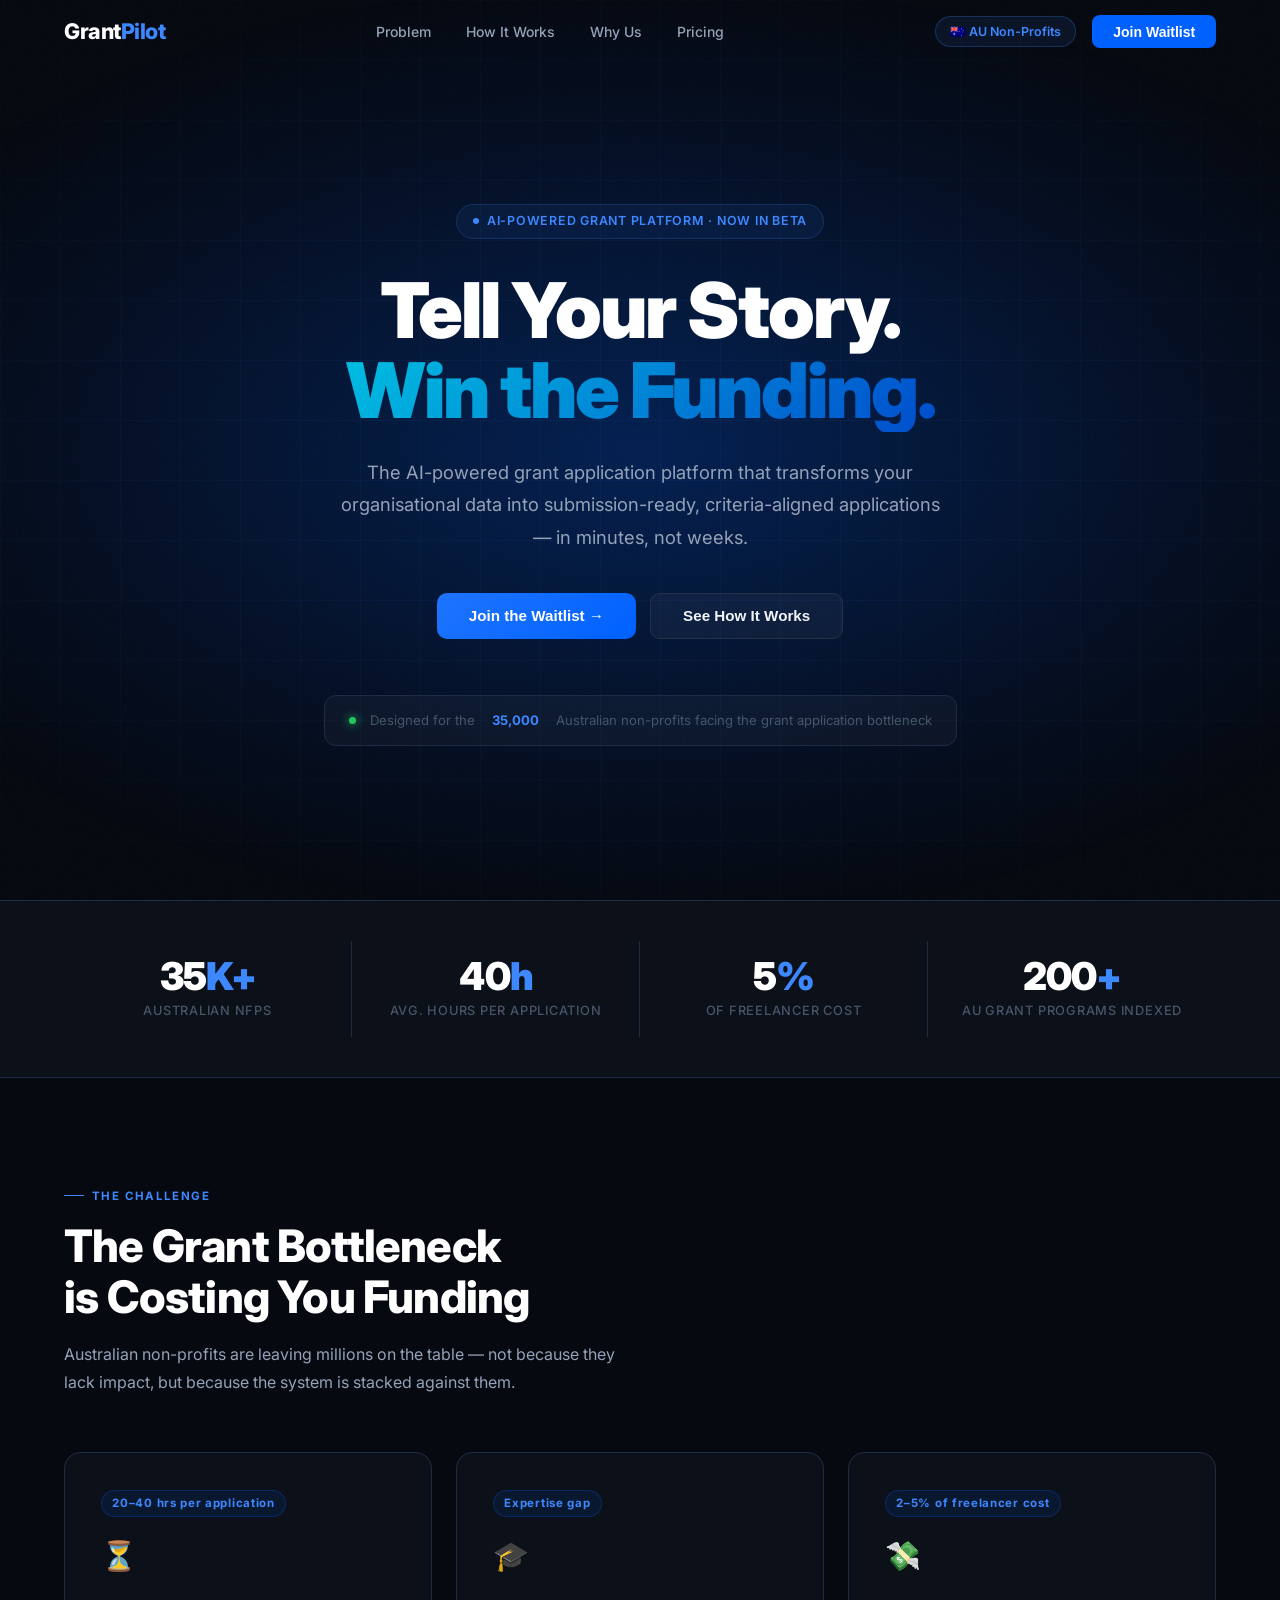
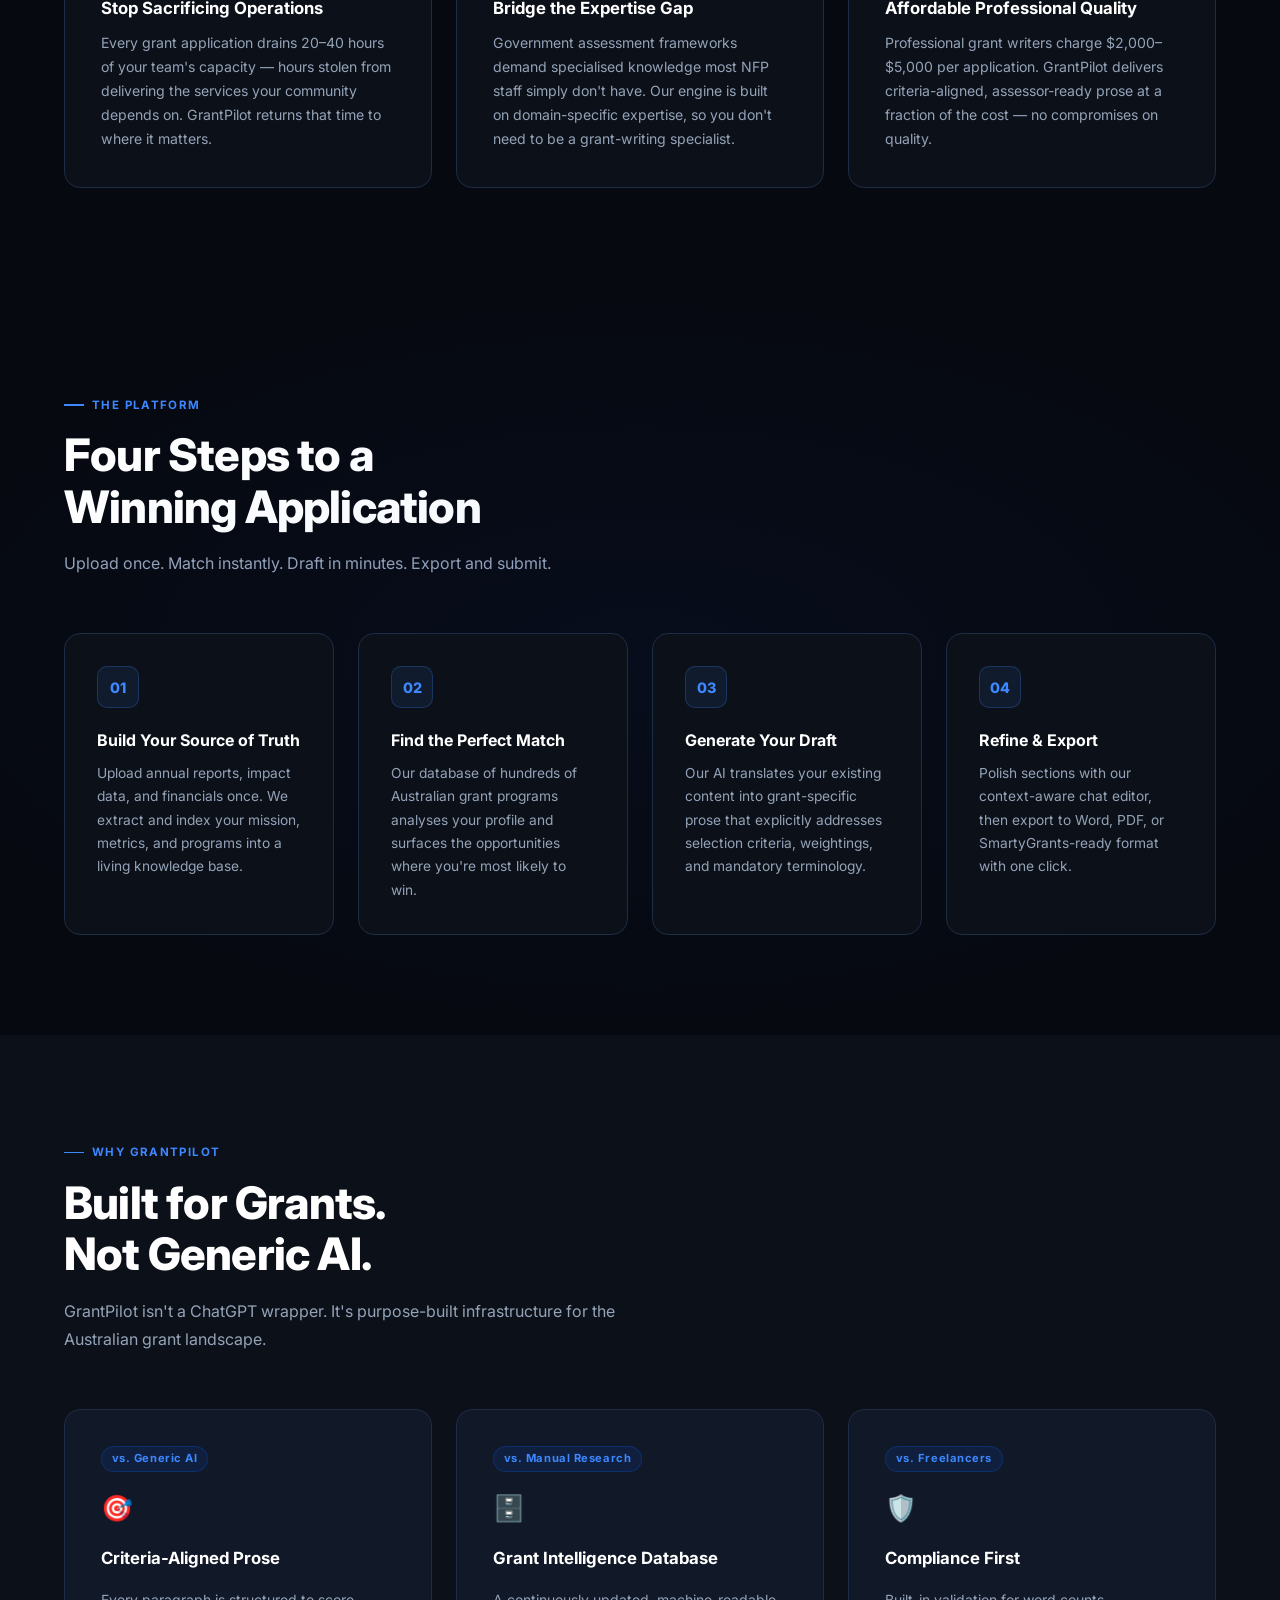
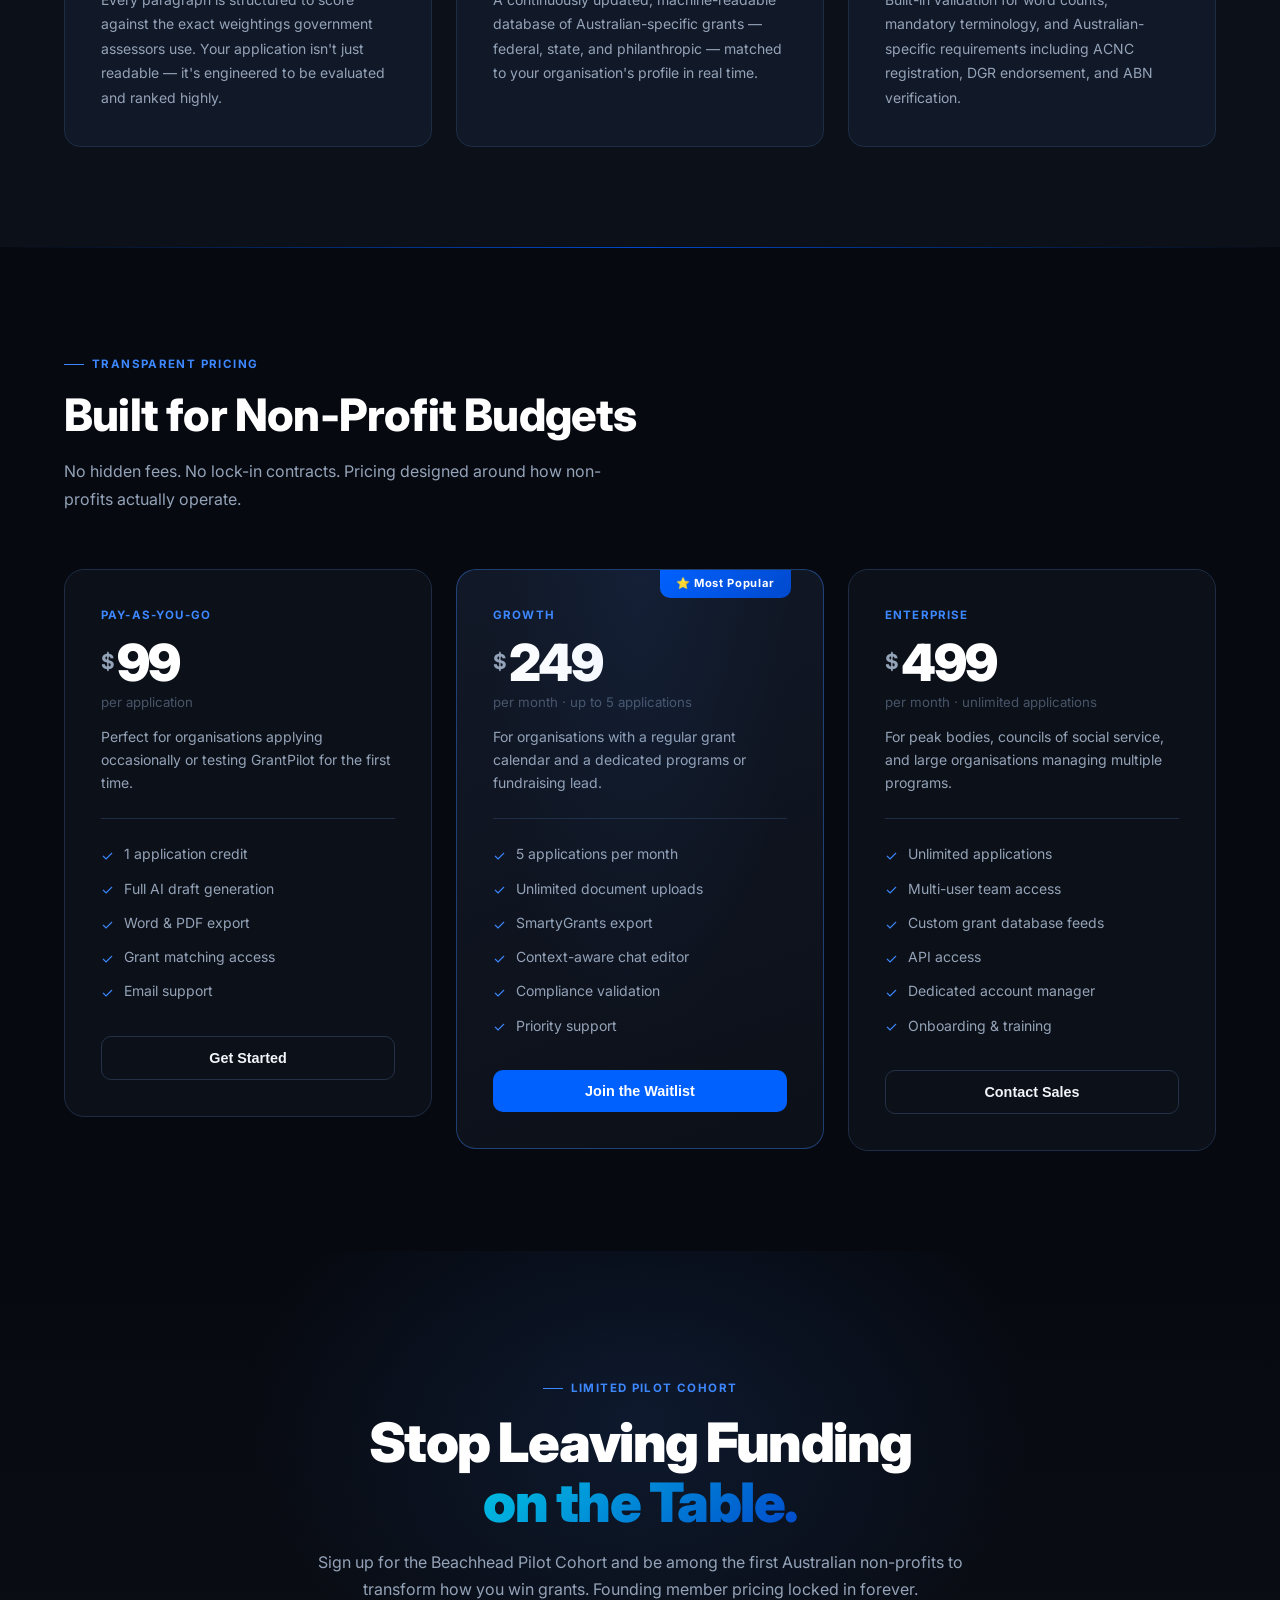
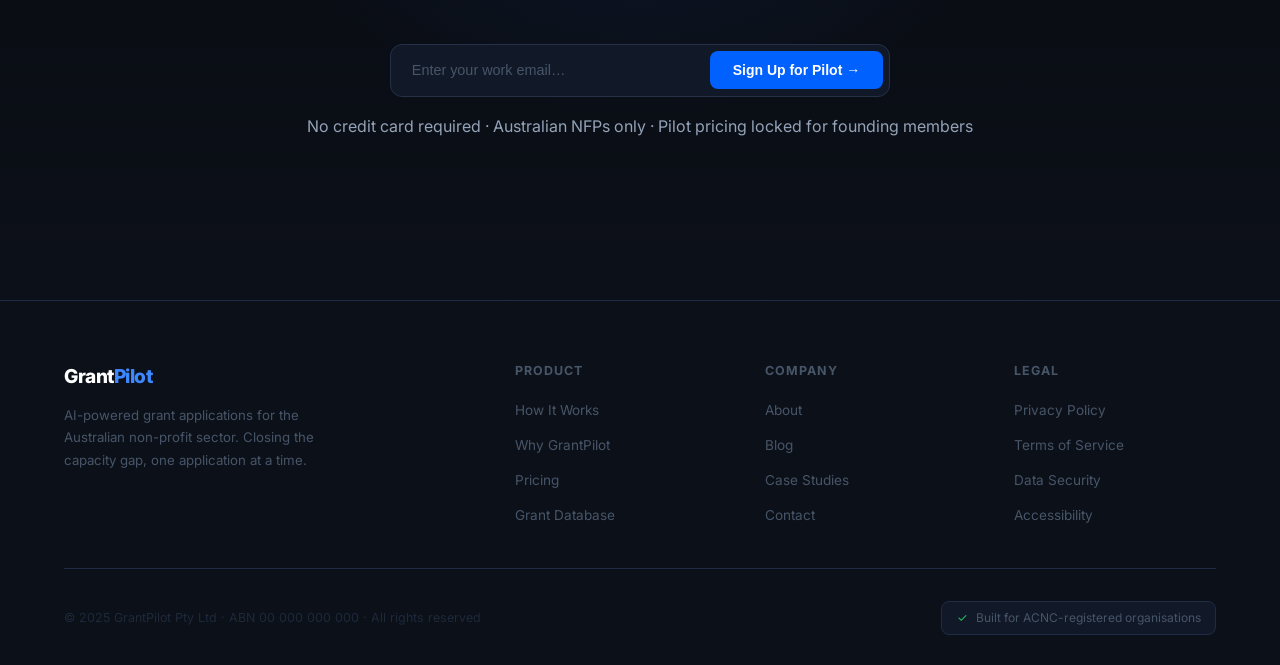
<file: index2.html>
<!DOCTYPE html>
<html lang="en">
<head>
<meta charset="UTF-8">
<meta name="viewport" content="width=device-width, initial-scale=1.0">
<title>GrantPilot – AI Grant Applications for Australian Non-Profits</title>
<style>
@import url('https://fonts.googleapis.com/css2?family=Inter:wght@300;400;500;600;700;800;900&display=swap');

*,*::before,*::after{box-sizing:border-box;margin:0;padding:0}
:root{
  --blue:#0061ff;--blue-bright:#3d87ff;--blue-dim:#0049cc;--blue-glow:rgba(0,97,255,0.35);
  --bg:#060910;--bg2:#0c1018;--bg3:#111827;--bg4:#1a2235;
  --border:#1e2d45;--border2:#243147;
  --white:#ffffff;--gray1:#f1f5f9;--gray2:#94a3b8;--gray3:#475569;--gray4:#1e293b;
}
html{scroll-behavior:smooth}
body{font-family:'Inter',system-ui,sans-serif;background:var(--bg);color:var(--gray1);line-height:1.6;overflow-x:hidden}

/* ─── SCROLLBAR ─── */
::-webkit-scrollbar{width:6px}
::-webkit-scrollbar-track{background:var(--bg)}
::-webkit-scrollbar-thumb{background:var(--blue-dim);border-radius:3px}

/* ─── NOISE TEXTURE OVERLAY ─── */
body::before{
  content:'';position:fixed;inset:0;
  background-image:url("data:image/svg+xml,%3Csvg viewBox='0 0 256 256' xmlns='http://www.w3.org/2000/svg'%3E%3Cfilter id='noise'%3E%3CfeTurbulence type='fractalNoise' baseFrequency='0.9' numOctaves='4' stitchTiles='stitch'/%3E%3C/filter%3E%3Crect width='100%25' height='100%25' filter='url(%23noise)' opacity='0.03'/%3E%3C/svg%3E");
  pointer-events:none;z-index:0;opacity:.4
}

/* ─── NAV ─── */
nav{
  position:fixed;top:0;width:100%;z-index:200;padding:.9rem 5%;
  transition:all .3s
}
nav.scrolled{
  background:rgba(0,15,40,0.82);backdrop-filter:blur(20px);
  border-bottom:1px solid rgba(0,97,255,.15);
  box-shadow:0 4px 30px rgba(0,97,255,.07)
}
.nav-inner{max-width:1200px;margin:auto;display:flex;align-items:center;justify-content:space-between}
.logo{font-size:1.35rem;font-weight:800;letter-spacing:-.5px;color:var(--white)}
.logo em{font-style:normal;color:var(--blue-bright)}
.nav-links{display:flex;gap:2.2rem;list-style:none}
.nav-links a{text-decoration:none;color:var(--gray2);font-size:.875rem;font-weight:500;transition:color .2s}
.nav-links a:hover{color:var(--white)}
.nav-right{display:flex;align-items:center;gap:1rem}
.nav-pill{
  font-size:.78rem;font-weight:600;color:var(--blue-bright);
  background:rgba(59,130,246,.1);border:1px solid rgba(59,130,246,.25);
  padding:.3rem .9rem;border-radius:999px
}
.btn-nav{
  background:var(--blue);color:var(--white);border:none;
  padding:.55rem 1.3rem;border-radius:8px;font-size:.875rem;font-weight:600;
  cursor:pointer;transition:all .2s;position:relative;overflow:hidden
}
.btn-nav::after{content:'';position:absolute;inset:0;background:linear-gradient(135deg,rgba(255,255,255,.1),transparent);opacity:0;transition:opacity .2s}
.btn-nav:hover{background:var(--blue-dim);box-shadow:0 0 24px var(--blue-glow)}
.btn-nav:hover::after{opacity:1}

/* ─── HERO ─── */
.hero{
  min-height:100vh;display:flex;flex-direction:column;justify-content:center;
  padding:130px 5% 80px;text-align:center;position:relative;overflow:hidden
}
/* Grid lines background */
.hero::before{
  content:'';position:absolute;inset:0;
  background-image:
    linear-gradient(rgba(59,130,246,.06) 1px, transparent 1px),
    linear-gradient(90deg, rgba(59,130,246,.06) 1px, transparent 1px);
  background-size:60px 60px;
  mask-image:radial-gradient(ellipse 80% 70% at 50% 50%, black 30%, transparent 100%)
}
.hero-glow1{position:absolute;inset:0;background:radial-gradient(ellipse 90% 70% at 50% 50%,rgba(0,97,255,.28) 0%,rgba(0,73,204,.1) 50%,transparent 75%);pointer-events:none}
.hero-glow2{display:none}
.hero-glow3{display:none}

.hero-content{position:relative;z-index:1;max-width:900px;margin:0 auto}
.hero-badge{
  display:inline-flex;align-items:center;gap:.5rem;
  background:rgba(59,130,246,.08);border:1px solid rgba(59,130,246,.2);
  color:var(--blue-bright);font-size:.78rem;font-weight:600;letter-spacing:.06em;
  text-transform:uppercase;padding:.4rem 1rem;border-radius:999px;margin-bottom:2rem
}
.hero-badge .dot{width:6px;height:6px;border-radius:50%;background:var(--blue-bright);animation:pulse 2s infinite}
@keyframes pulse{0%,100%{opacity:1;transform:scale(1)}50%{opacity:.5;transform:scale(.8)}}

.hero h1{
  font-size:clamp(2.6rem,6vw,4.8rem);font-weight:900;line-height:1.05;
  letter-spacing:-2px;margin-bottom:1.5rem;color:var(--white)
}
.hero h1 .line2{
  display:block;
  background:linear-gradient(135deg,#00c2e1 0%,#0049cc 100%);
  -webkit-background-clip:text;-webkit-text-fill-color:transparent;background-clip:text
}
.hero-sub{font-size:clamp(.95rem,1.8vw,1.15rem);color:var(--gray2);max-width:620px;margin:0 auto 2.5rem;font-weight:400;line-height:1.75}
.hero-ctas{display:flex;gap:.875rem;justify-content:center;flex-wrap:wrap;margin-bottom:3.5rem}
.btn-primary{
  display:inline-flex;align-items:center;gap:.5rem;
  background:var(--blue);color:var(--white);border:none;
  padding:.85rem 2rem;border-radius:10px;font-size:.95rem;font-weight:700;
  cursor:pointer;transition:all .25s;box-shadow:0 0 0 0 var(--blue-glow);position:relative;overflow:hidden
}
.btn-primary::before{content:'';position:absolute;inset:0;background:linear-gradient(135deg,rgba(255,255,255,.12),transparent)}
.btn-primary:hover{transform:translateY(-2px);box-shadow:0 0 40px var(--blue-glow)}
.btn-ghost{
  display:inline-flex;align-items:center;gap:.5rem;
  background:rgba(255,255,255,.04);color:var(--gray1);
  border:1px solid var(--border2);
  padding:.85rem 2rem;border-radius:10px;font-size:.95rem;font-weight:600;
  cursor:pointer;transition:all .25s
}
.btn-ghost:hover{background:rgba(255,255,255,.08);border-color:var(--gray3)}

.trust-strip{
  display:inline-flex;align-items:center;gap:.875rem;
  background:rgba(255,255,255,.03);border:1px solid var(--border);
  border-radius:12px;padding:.875rem 1.5rem;color:var(--gray3);font-size:.82rem
}
.trust-strip strong{color:var(--blue-bright)}
.live-dot{width:7px;height:7px;border-radius:50%;background:#22c55e;box-shadow:0 0 10px #22c55e;flex-shrink:0;animation:pulse 2s infinite}

/* ─── SECTION BASE ─── */
section{padding:100px 5%;position:relative}
.container{max-width:1200px;margin:auto}
.eyebrow{
  display:inline-flex;align-items:center;gap:.5rem;
  font-size:.72rem;font-weight:700;letter-spacing:.12em;text-transform:uppercase;
  color:var(--blue-bright);margin-bottom:1rem
}
.eyebrow::before{content:'';width:20px;height:1.5px;background:var(--blue-bright)}
h2.sec-title{font-size:clamp(1.9rem,3.5vw,2.8rem);font-weight:800;color:var(--white);line-height:1.15;letter-spacing:-.8px;margin-bottom:1rem}
p.sec-sub{font-size:1rem;color:var(--gray2);max-width:560px;line-height:1.75}

/* ─── STATS BAR ─── */
.stats-bar{background:var(--bg2);border-top:1px solid var(--border);border-bottom:1px solid var(--border)}
.stats-bar section{padding:40px 5%}
.stats-inner{max-width:1200px;margin:auto;display:grid;grid-template-columns:repeat(auto-fit,minmax(200px,1fr));gap:0}
.stat-item{text-align:center;padding:1rem 2rem;border-right:1px solid var(--border)}
.stat-item:last-child{border-right:none}
.stat-num{font-size:2.4rem;font-weight:900;color:var(--white);letter-spacing:-1px;line-height:1}
.stat-num span{color:var(--blue-bright)}
.stat-label{font-size:.8rem;color:var(--gray3);margin-top:.35rem;font-weight:500;text-transform:uppercase;letter-spacing:.06em}

/* ─── PROBLEM ─── */
.problem{background:var(--bg)}
.prob-grid{display:grid;grid-template-columns:repeat(auto-fit,minmax(300px,1fr));gap:1.5rem;margin-top:3.5rem}
.prob-card{background:var(--bg2);padding:2.25rem;transition:all .3s;position:relative;overflow:hidden;border-radius:16px;border:1px solid var(--border)}
.prob-card::after{content:'';position:absolute;inset:0;background:radial-gradient(ellipse at 0% 0%,rgba(0,97,255,.07),transparent 60%);opacity:0;transition:opacity .3s}
.prob-card:hover{background:var(--bg3);border-color:rgba(0,97,255,.6);box-shadow:0 0 24px rgba(0,97,255,.2),0 0 60px rgba(0,97,255,.08)}
.prob-card:hover::after{opacity:1}
.prob-tag{display:inline-block;font-size:.72rem;font-weight:700;letter-spacing:.06em;background:rgba(0,97,255,.1);color:var(--blue-bright);border:1px solid rgba(0,97,255,.25);padding:.2rem .65rem;border-radius:999px;margin-bottom:1rem}
.prob-icon{font-size:1.8rem;margin-bottom:1rem;display:block}
.prob-card h3{font-size:1.05rem;font-weight:700;color:var(--white);margin-bottom:.6rem}
.prob-card p{font-size:.88rem;color:var(--gray2);line-height:1.7}

/* ─── HOW IT WORKS ─── */
.how{background:var(--bg)}
.how::before{
  content:'';position:absolute;inset:0;
  background:radial-gradient(ellipse 60% 50% at 50% 50%,rgba(29,78,216,.06),transparent)
}
.steps-wrap{display:grid;grid-template-columns:repeat(auto-fit,minmax(240px,1fr));gap:1.5rem;margin-top:3.5rem;position:relative;z-index:1}
.step-card{
  background:var(--bg2);border:1px solid var(--border);border-radius:16px;
  padding:2rem;position:relative;overflow:hidden;transition:all .3s
}
.step-card:hover{border-color:rgba(59,130,246,.4);transform:translateY(-4px);box-shadow:0 20px 60px rgba(0,0,0,.4)}
.step-card::before{content:'';position:absolute;top:0;left:0;right:0;height:2px;background:linear-gradient(90deg,var(--blue-dim),var(--blue-bright),var(--blue-dim));opacity:0;transition:opacity .3s}
.step-card:hover::before{opacity:1}
.step-num{
  width:42px;height:42px;border-radius:10px;
  background:rgba(59,130,246,.1);border:1px solid rgba(59,130,246,.25);
  color:var(--blue-bright);font-size:.9rem;font-weight:800;
  display:flex;align-items:center;justify-content:center;margin-bottom:1.25rem
}
.step-card h3{font-size:1rem;font-weight:700;color:var(--white);margin-bottom:.5rem}
.step-card p{font-size:.86rem;color:var(--gray2);line-height:1.7}
.step-arrow{position:absolute;top:2rem;right:-1px;color:var(--border2);font-size:1.2rem;display:none}
@media(min-width:900px){.step-arrow{display:block}}

/* ─── DIFF ─── */
.diff{background:var(--bg2)}
.diff-grid{display:grid;grid-template-columns:repeat(auto-fit,minmax(320px,1fr));gap:1.5rem;margin-top:3.5rem}
.diff-card{
  background:#111827;border:1px solid var(--border);border-radius:16px;
  padding:2.25rem;position:relative;overflow:hidden;transition:all .3s;
  display:flex;flex-direction:column;gap:1rem
}
.diff-card:hover{background:var(--bg3);border-color:rgba(0,97,255,.6);box-shadow:0 0 24px rgba(0,97,255,.2),0 0 60px rgba(0,97,255,.08)}

.vs-chip{display:inline-block;font-size:.7rem;font-weight:700;letter-spacing:.05em;color:var(--blue-bright);background:rgba(0,97,255,.1);border:1px solid rgba(0,97,255,.25);padding:.2rem .6rem;border-radius:999px;width:fit-content;align-self:flex-start}
.diff-icon{font-size:1.6rem}
.diff-card h3{font-size:1.05rem;font-weight:700;color:var(--white)}
.diff-card p{font-size:.875rem;color:var(--gray2);line-height:1.75}

/* ─── PRICING ─── */
.pricing{background:var(--bg)}
.pricing::before{content:'';position:absolute;top:0;left:0;right:0;height:1px;background:linear-gradient(90deg,transparent,var(--blue-dim),transparent)}
.price-grid{display:grid;grid-template-columns:repeat(auto-fit,minmax(290px,1fr));gap:1.5rem;margin-top:3.5rem;align-items:start}
.price-card{
  background:var(--bg2);border:1px solid var(--border);border-radius:20px;
  padding:2.25rem;transition:all .3s;position:relative;overflow:hidden
}
.price-card:hover{border-color:var(--border2);transform:translateY(-4px);box-shadow:0 30px 80px rgba(0,0,0,.5)}
.price-card.hot{border-color:rgba(59,130,246,.4);background:linear-gradient(160deg,var(--bg3),var(--bg2))}
.price-card.hot::before{content:'';position:absolute;inset:0;background:radial-gradient(ellipse at 50% 0%,rgba(59,130,246,.08),transparent 60%);pointer-events:none}
.pop-badge{
  position:absolute;top:0;right:2rem;
  background:linear-gradient(135deg,var(--blue),#0049cc);
  color:var(--white);font-size:.7rem;font-weight:700;letter-spacing:.06em;
  padding:.3rem 1rem;border-radius:0 0 10px 10px
}
.p-tier{font-size:.72rem;font-weight:700;letter-spacing:.1em;text-transform:uppercase;color:var(--blue-bright);margin-bottom:.75rem}
.p-price{display:flex;align-items:flex-start;gap:.15rem;margin-bottom:.25rem}
.p-dollar{font-size:1.3rem;font-weight:700;color:var(--gray2);margin-top:.5rem}
.p-amount{font-size:3.2rem;font-weight:900;color:var(--white);letter-spacing:-2px;line-height:1}
.p-period{font-size:.83rem;color:var(--gray3);margin-bottom:.75rem}
.p-desc{font-size:.875rem;color:var(--gray2);margin-bottom:1.5rem;padding-bottom:1.5rem;border-bottom:1px solid var(--border);line-height:1.65}
.p-features{list-style:none;display:flex;flex-direction:column;gap:.65rem;margin-bottom:2rem}
.p-features li{display:flex;align-items:flex-start;gap:.65rem;font-size:.875rem;color:var(--gray2)}
.p-features li .chk{color:var(--blue-bright);font-size:.9rem;flex-shrink:0;margin-top:.05rem}
.p-btn{
  width:100%;padding:.8rem;border-radius:10px;font-size:.9rem;font-weight:700;
  cursor:pointer;transition:all .25s;border:none
}
.p-btn.solid{background:var(--blue);color:var(--white)}
.p-btn.solid:hover{background:var(--blue-dim);box-shadow:0 0 30px var(--blue-glow)}
.p-btn.outline{background:transparent;border:1px solid var(--border2);color:var(--gray1)}
.p-btn.outline:hover{border-color:var(--blue-bright);color:var(--blue-bright)}

/* ─── FINAL CTA ─── */
.fcta{
  padding:120px 5%;text-align:center;
  background:linear-gradient(180deg,var(--bg) 0%,var(--bg2) 100%);
  position:relative;overflow:hidden
}
.fcta::before{content:'';position:absolute;top:-20%;left:50%;transform:translateX(-50%);width:800px;height:600px;background:radial-gradient(ellipse,rgba(59,130,246,.12),transparent 70%);pointer-events:none}
.fcta-inner{position:relative;z-index:1;max-width:700px;margin:auto}
.fcta h2{font-size:clamp(2rem,4.5vw,3.4rem);font-weight:900;color:var(--white);letter-spacing:-1.5px;margin-bottom:1rem;line-height:1.1}
.fcta h2 span{background:linear-gradient(135deg,#00c2e1,#0049cc);-webkit-background-clip:text;-webkit-text-fill-color:transparent;background-clip:text}
.fcta p{font-size:1rem;color:var(--gray2);margin-bottom:2.5rem;line-height:1.7}
.email-form{
  display:flex;max-width:500px;margin:0 auto 1rem;
  background:var(--bg3);border:1px solid var(--border2);
  border-radius:12px;padding:.4rem;gap:.4rem
}
.email-form input{
  flex:1;background:transparent;border:none;padding:.7rem .9rem;
  color:var(--white);font-size:.9rem;outline:none;min-width:0
}
.email-form input::placeholder{color:var(--gray3)}
.email-form button{
  background:var(--blue);color:var(--white);border:none;
  padding:.7rem 1.4rem;border-radius:8px;font-size:.875rem;font-weight:700;
  cursor:pointer;transition:all .2s;white-space:nowrap
}
.email-form button:hover{background:var(--blue-dim)}
.fcta-note{font-size:.78rem;color:var(--gray3)}

/* ─── FOOTER ─── */
footer{background:var(--bg2);border-top:1px solid var(--border);padding:60px 5% 30px}
.footer-inner{max-width:1200px;margin:auto}
.footer-top{display:flex;gap:3rem;flex-wrap:wrap;padding-bottom:2.5rem;border-bottom:1px solid var(--border);margin-bottom:2rem}
.footer-brand{flex:2;min-width:220px}
.footer-brand .logo{font-size:1.2rem;margin-bottom:.75rem;display:block}
.footer-brand p{font-size:.83rem;color:var(--gray3);line-height:1.7;max-width:260px}
.footer-col{flex:1;min-width:130px}
.footer-col h4{font-size:.78rem;font-weight:700;letter-spacing:.08em;text-transform:uppercase;color:var(--gray3);margin-bottom:1rem}
.footer-col ul{list-style:none;display:flex;flex-direction:column;gap:.6rem}
.footer-col a{text-decoration:none;font-size:.85rem;color:var(--gray3);transition:color .2s}
.footer-col a:hover{color:var(--white)}
.footer-bottom{display:flex;justify-content:space-between;align-items:center;flex-wrap:wrap;gap:1rem}
.footer-bottom p{font-size:.78rem;color:var(--gray4);}
.acnc{display:flex;align-items:center;gap:.5rem;font-size:.75rem;color:var(--gray3);background:var(--bg3);border:1px solid var(--border);padding:.4rem .9rem;border-radius:8px}
.acnc span{color:#22c55e}

/* ─── MODAL ─── */
.overlay{display:none;position:fixed;inset:0;background:rgba(0,0,0,.8);backdrop-filter:blur(8px);z-index:999;align-items:center;justify-content:center;padding:1rem}
.overlay.open{display:flex}
.modal{
  background:var(--bg2);border:1px solid var(--border2);border-radius:20px;
  max-width:440px;width:100%;padding:2.5rem;position:relative;
  animation:popIn .25s cubic-bezier(.34,1.56,.64,1)
}
@keyframes popIn{from{transform:scale(.88) translateY(20px);opacity:0}to{transform:scale(1) translateY(0);opacity:1}}
.modal-x{position:absolute;top:1.2rem;right:1.2rem;background:var(--bg3);border:1px solid var(--border);color:var(--gray2);width:32px;height:32px;border-radius:8px;border:none;cursor:pointer;display:flex;align-items:center;justify-content:center;transition:all .2s}
.modal-x:hover{background:var(--bg4);color:var(--white)}
.modal h3{font-size:1.4rem;font-weight:800;color:var(--white);margin-bottom:.4rem}
.modal .modal-sub{font-size:.875rem;color:var(--gray2);margin-bottom:1.75rem}
.field{margin-bottom:1rem}
.field label{display:block;font-size:.78rem;font-weight:600;color:var(--gray2);letter-spacing:.04em;margin-bottom:.4rem;text-transform:uppercase}
.field input,.field select{
  width:100%;background:var(--bg3);border:1px solid var(--border2);
  border-radius:9px;padding:.75rem 1rem;color:var(--white);font-size:.9rem;
  outline:none;transition:border-color .2s;-webkit-appearance:none
}
.field input::placeholder{color:var(--gray3)}
.field input:focus,.field select:focus{border-color:rgba(59,130,246,.6);box-shadow:0 0 0 3px rgba(59,130,246,.1)}
.field select option{background:var(--bg3);color:var(--white)}
.modal-btn{
  width:100%;margin-top:.5rem;background:var(--blue);color:var(--white);border:none;
  padding:.875rem;border-radius:10px;font-size:.95rem;font-weight:700;cursor:pointer;
  transition:all .25s;position:relative;overflow:hidden
}
.modal-btn:hover{background:var(--blue-dim);box-shadow:0 0 30px var(--blue-glow)}
.modal-success{display:none;text-align:center;padding:1rem 0}
.modal-success .tick{font-size:3rem;margin-bottom:1rem}
.modal-success h3{font-size:1.35rem;font-weight:800;color:var(--white);margin-bottom:.5rem}
.modal-success p{font-size:.875rem;color:var(--gray2);line-height:1.7}

/* ─── RESPONSIVE ─── */
@media(max-width:768px){
  .nav-links{display:none}
  .stats-inner{grid-template-columns:1fr 1fr}
  .stat-item:nth-child(2n){border-right:none}
  .stat-item{border-bottom:1px solid var(--border)}
  .email-form{flex-direction:column}
  .footer-top{flex-direction:column;gap:2rem}
}
</style>
</head>
<body>

<!-- NAV -->
<nav id="nav">
  <div class="nav-inner">
    <div class="logo">Grant<em>Pilot</em></div>
    <ul class="nav-links">
      <li><a href="#problem">Problem</a></li>
      <li><a href="#how">How It Works</a></li>
      <li><a href="#diff">Why Us</a></li>
      <li><a href="#pricing">Pricing</a></li>
    </ul>
    <div class="nav-right">
      <span class="nav-pill">🇦🇺 AU Non-Profits</span>
      <button class="btn-nav" onclick="openModal()">Join Waitlist</button>
    </div>
  </div>
</nav>

<!-- HERO -->
<section class="hero">
  <div class="hero-glow1"></div>
  <div class="hero-glow2"></div>
  <div class="hero-glow3"></div>
  <div class="hero-content">
    <div class="hero-badge"><span class="dot"></span> AI-Powered Grant Platform · Now in Beta</div>
    <h1>
      Tell Your Story.
      <span class="line2">Win the Funding.</span>
    </h1>
    <p class="hero-sub">The AI-powered grant application platform that transforms your organisational data into submission-ready, criteria-aligned applications — in minutes, not weeks.</p>
    <div class="hero-ctas">
      <button class="btn-primary" onclick="openModal()">Join the Waitlist →</button>
      <button class="btn-ghost" onclick="document.getElementById('how').scrollIntoView({behavior:'smooth'})">See How It Works</button>
    </div>
    <div class="trust-strip">
      <span class="live-dot"></span>
      Designed for the <strong>&nbsp;35,000&nbsp;</strong> Australian non-profits facing the grant application bottleneck
    </div>
  </div>
</section>

<!-- STATS -->
<div class="stats-bar">
  <section>
    <div class="stats-inner">
      <div class="stat-item"><div class="stat-num">35<span>K+</span></div><div class="stat-label">Australian NFPs</div></div>
      <div class="stat-item"><div class="stat-num">40<span>h</span></div><div class="stat-label">Avg. hours per application</div></div>
      <div class="stat-item"><div class="stat-num">5<span>%</span></div><div class="stat-label">Of freelancer cost</div></div>
      <div class="stat-item"><div class="stat-num">200<span>+</span></div><div class="stat-label">AU grant programs indexed</div></div>
    </div>
  </section>
</div>

<!-- PROBLEM -->
<section class="problem" id="problem">
  <div class="container">
    <div class="eyebrow">The Challenge</div>
    <h2 class="sec-title">The Grant Bottleneck<br>is Costing You Funding</h2>
    <p class="sec-sub">Australian non-profits are leaving millions on the table — not because they lack impact, but because the system is stacked against them.</p>
    <div class="prob-grid">
      <div class="prob-card">
        <span class="prob-tag">20–40 hrs per application</span>
        <span class="prob-icon">⏳</span>
        <h3>Stop Sacrificing Operations</h3>
        <p>Every grant application drains 20–40 hours of your team's capacity — hours stolen from delivering the services your community depends on. GrantPilot returns that time to where it matters.</p>
      </div>
      <div class="prob-card">
        <span class="prob-tag">Expertise gap</span>
        <span class="prob-icon">🎓</span>
        <h3>Bridge the Expertise Gap</h3>
        <p>Government assessment frameworks demand specialised knowledge most NFP staff simply don't have. Our engine is built on domain-specific expertise, so you don't need to be a grant-writing specialist.</p>
      </div>
      <div class="prob-card">
        <span class="prob-tag">2–5% of freelancer cost</span>
        <span class="prob-icon">💸</span>
        <h3>Affordable Professional Quality</h3>
        <p>Professional grant writers charge $2,000–$5,000 per application. GrantPilot delivers criteria-aligned, assessor-ready prose at a fraction of the cost — no compromises on quality.</p>
      </div>
    </div>
  </div>
</section>

<!-- HOW IT WORKS -->
<section class="how" id="how">
  <div class="container">
    <div class="eyebrow">The Platform</div>
    <h2 class="sec-title">Four Steps to a<br>Winning Application</h2>
    <p class="sec-sub">Upload once. Match instantly. Draft in minutes. Export and submit.</p>
    <div class="steps-wrap">
      <div class="step-card">
        <div class="step-num">01</div>
        <h3>Build Your Source of Truth</h3>
        <p>Upload annual reports, impact data, and financials once. We extract and index your mission, metrics, and programs into a living knowledge base.</p>
      </div>
      <div class="step-card">
        <div class="step-num">02</div>
        <h3>Find the Perfect Match</h3>
        <p>Our database of hundreds of Australian grant programs analyses your profile and surfaces the opportunities where you're most likely to win.</p>
      </div>
      <div class="step-card">
        <div class="step-num">03</div>
        <h3>Generate Your Draft</h3>
        <p>Our AI translates your existing content into grant-specific prose that explicitly addresses selection criteria, weightings, and mandatory terminology.</p>
      </div>
      <div class="step-card">
        <div class="step-num">04</div>
        <h3>Refine & Export</h3>
        <p>Polish sections with our context-aware chat editor, then export to Word, PDF, or SmartyGrants-ready format with one click.</p>
      </div>
    </div>
  </div>
</section>

<!-- DIFF -->
<section class="diff" id="diff">
  <div class="container">
    <div class="eyebrow">Why GrantPilot</div>
    <h2 class="sec-title">Built for Grants.<br>Not Generic AI.</h2>
    <p class="sec-sub">GrantPilot isn't a ChatGPT wrapper. It's purpose-built infrastructure for the Australian grant landscape.</p>
    <div class="diff-grid">
      <div class="diff-card">
          <span class="vs-chip">vs. Generic AI</span>
        <div class="diff-icon">🎯</div>
        <h3>Criteria-Aligned Prose</h3>
        <p>Every paragraph is structured to score against the exact weightings government assessors use. Your application isn't just readable — it's engineered to be evaluated and ranked highly.</p>
      </div>
      <div class="diff-card">
          <span class="vs-chip">vs. Manual Research</span>
        <div class="diff-icon">🗄️</div>
        <h3>Grant Intelligence Database</h3>
        <p>A continuously updated, machine-readable database of Australian-specific grants — federal, state, and philanthropic — matched to your organisation's profile in real time.</p>
      </div>
      <div class="diff-card">
          <span class="vs-chip">vs. Freelancers</span>
        <div class="diff-icon">🛡️</div>
        <h3>Compliance First</h3>
        <p>Built-in validation for word counts, mandatory terminology, and Australian-specific requirements including ACNC registration, DGR endorsement, and ABN verification.</p>
      </div>
    </div>
  </div>
</section>

<!-- PRICING -->
<section class="pricing" id="pricing">
  <div class="container">
    <div class="eyebrow">Transparent Pricing</div>
    <h2 class="sec-title">Built for Non-Profit Budgets</h2>
    <p class="sec-sub">No hidden fees. No lock-in contracts. Pricing designed around how non-profits actually operate.</p>
    <div class="price-grid">
      <div class="price-card">
        <div class="p-tier">Pay-as-you-go</div>
        <div class="p-price"><span class="p-dollar">$</span><span class="p-amount">99</span></div>
        <div class="p-period">per application</div>
        <div class="p-desc">Perfect for organisations applying occasionally or testing GrantPilot for the first time.</div>
        <ul class="p-features">
          <li><span class="chk">✓</span> 1 application credit</li>
          <li><span class="chk">✓</span> Full AI draft generation</li>
          <li><span class="chk">✓</span> Word & PDF export</li>
          <li><span class="chk">✓</span> Grant matching access</li>
          <li><span class="chk">✓</span> Email support</li>
        </ul>
        <button class="p-btn outline" onclick="openModal()">Get Started</button>
      </div>
      <div class="price-card hot">
        <div class="pop-badge">⭐ Most Popular</div>
        <div class="p-tier">Growth</div>
        <div class="p-price"><span class="p-dollar">$</span><span class="p-amount">249</span></div>
        <div class="p-period">per month · up to 5 applications</div>
        <div class="p-desc">For organisations with a regular grant calendar and a dedicated programs or fundraising lead.</div>
        <ul class="p-features">
          <li><span class="chk">✓</span> 5 applications per month</li>
          <li><span class="chk">✓</span> Unlimited document uploads</li>
          <li><span class="chk">✓</span> SmartyGrants export</li>
          <li><span class="chk">✓</span> Context-aware chat editor</li>
          <li><span class="chk">✓</span> Compliance validation</li>
          <li><span class="chk">✓</span> Priority support</li>
        </ul>
        <button class="p-btn solid" onclick="openModal()">Join the Waitlist</button>
      </div>
      <div class="price-card">
        <div class="p-tier">Enterprise</div>
        <div class="p-price"><span class="p-dollar">$</span><span class="p-amount">499</span></div>
        <div class="p-period">per month · unlimited applications</div>
        <div class="p-desc">For peak bodies, councils of social service, and large organisations managing multiple programs.</div>
        <ul class="p-features">
          <li><span class="chk">✓</span> Unlimited applications</li>
          <li><span class="chk">✓</span> Multi-user team access</li>
          <li><span class="chk">✓</span> Custom grant database feeds</li>
          <li><span class="chk">✓</span> API access</li>
          <li><span class="chk">✓</span> Dedicated account manager</li>
          <li><span class="chk">✓</span> Onboarding & training</li>
        </ul>
        <button class="p-btn outline" onclick="openModal()">Contact Sales</button>
      </div>
    </div>
  </div>
</section>

<!-- FINAL CTA -->
<section class="fcta">
  <div class="fcta-inner">
    <div class="eyebrow" style="justify-content:center">Limited Pilot Cohort</div>
    <h2>Stop Leaving Funding<br><span>on the Table.</span></h2>
    <p>Sign up for the Beachhead Pilot Cohort and be among the first Australian non-profits to transform how you win grants. Founding member pricing locked in forever.</p>
    <div class="email-form">
      <input type="email" id="footer-email" placeholder="Enter your work email…">
      <button onclick="openModalWithEmail()">Sign Up for Pilot →</button>
    </div>
    <p class="fcta-note">No credit card required · Australian NFPs only · Pilot pricing locked for founding members</p>
  </div>
</section>

<!-- FOOTER -->
<footer>
  <div class="footer-inner">
    <div class="footer-top">
      <div class="footer-brand">
        <span class="logo">Grant<em>Pilot</em></span>
        <p>AI-powered grant applications for the Australian non-profit sector. Closing the capacity gap, one application at a time.</p>
      </div>
      <div class="footer-col">
        <h4>Product</h4>
        <ul>
          <li><a href="#how">How It Works</a></li>
          <li><a href="#diff">Why GrantPilot</a></li>
          <li><a href="#pricing">Pricing</a></li>
          <li><a href="#">Grant Database</a></li>
        </ul>
      </div>
      <div class="footer-col">
        <h4>Company</h4>
        <ul>
          <li><a href="#">About</a></li>
          <li><a href="#">Blog</a></li>
          <li><a href="#">Case Studies</a></li>
          <li><a href="#">Contact</a></li>
        </ul>
      </div>
      <div class="footer-col">
        <h4>Legal</h4>
        <ul>
          <li><a href="#">Privacy Policy</a></li>
          <li><a href="#">Terms of Service</a></li>
          <li><a href="#">Data Security</a></li>
          <li><a href="#">Accessibility</a></li>
        </ul>
      </div>
    </div>
    <div class="footer-bottom">
      <p>© 2025 GrantPilot Pty Ltd · ABN 00 000 000 000 · All rights reserved</p>
      <div class="acnc"><span>✓</span> Built for ACNC-registered organisations</div>
    </div>
  </div>
</footer>

<!-- MODAL -->
<div class="overlay" id="modal" onclick="closeOutside(event)">
  <div class="modal">
    <button class="modal-x" onclick="closeModal()">✕</button>
    <div id="mform">
      <h3>Join the Waitlist 🚀</h3>
      <p class="modal-sub">Secure your spot in the Beachhead Pilot Cohort. Founding member pricing locked in.</p>
      <div class="field"><label>Full Name</label><input type="text" id="m-name" placeholder="Jane Smith"></div>
      <div class="field"><label>Work Email</label><input type="email" id="m-email" placeholder="jane@yourorg.org.au"></div>
      <div class="field"><label>Organisation</label><input type="text" id="m-org" placeholder="Community Futures Ltd"></div>
      <div class="field">
        <label>Organisation Size</label>
        <select id="m-size">
          <option value="">Select staff count…</option>
          <option>1–5 staff</option>
          <option>6–20 staff</option>
          <option>21–50 staff</option>
          <option>50+ staff</option>
        </select>
      </div>
      <button class="modal-btn" onclick="submitModal()">Secure My Spot →</button>
    </div>
    <div class="modal-success" id="msuccess">
      <div class="tick">🎉</div>
      <h3>You're on the list!</h3>
      <p>Thanks for joining GrantPilot. We'll reach out shortly with your pilot cohort details and founding member pricing.</p>
    </div>
  </div>
</div>

<script>
  // Nav scroll
  window.addEventListener('scroll',()=>{
    document.getElementById('nav').classList.toggle('scrolled',window.scrollY>40)
  })

  // Modal
  function openModal(){document.getElementById('modal').classList.add('open');document.body.style.overflow='hidden'}
  function openModalWithEmail(){
    const e=document.getElementById('footer-email').value;
    openModal();
    if(e) setTimeout(()=>{document.getElementById('m-email').value=e},80)
  }
  function closeModal(){document.getElementById('modal').classList.remove('open');document.body.style.overflow=''}
  function closeOutside(e){if(e.target===document.getElementById('modal'))closeModal()}
  document.addEventListener('keydown',e=>{if(e.key==='Escape')closeModal()})
  function submitModal(){
    const n=document.getElementById('m-name').value.trim()
    const e=document.getElementById('m-email').value.trim()
    const o=document.getElementById('m-org').value.trim()
    if(!n||!e||!o){alert('Please fill in your name, email, and organisation.');return}
    if(!/\S+@\S+\.\S+/.test(e)){alert('Please enter a valid email address.');return}
    document.getElementById('mform').style.display='none'
    document.getElementById('msuccess').style.display='block'
  }
</script>
</body>
</html>
</file>
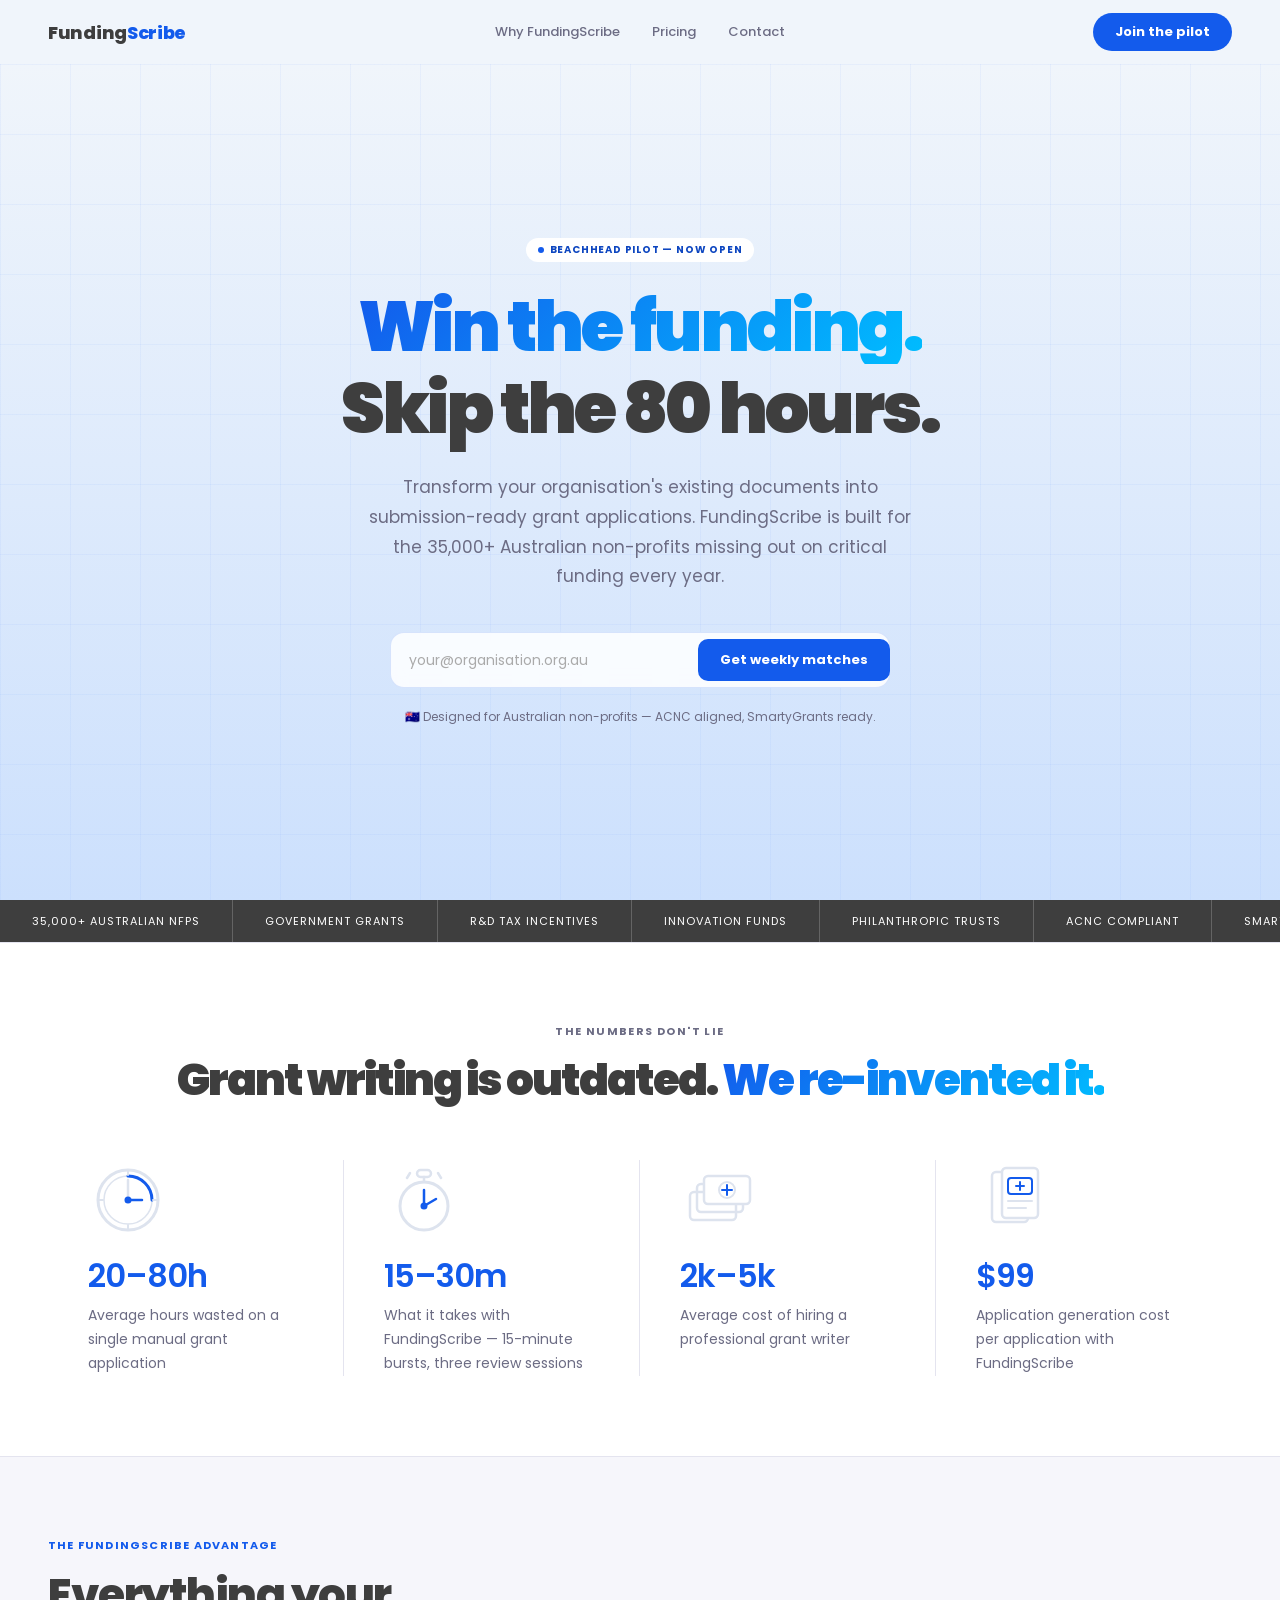
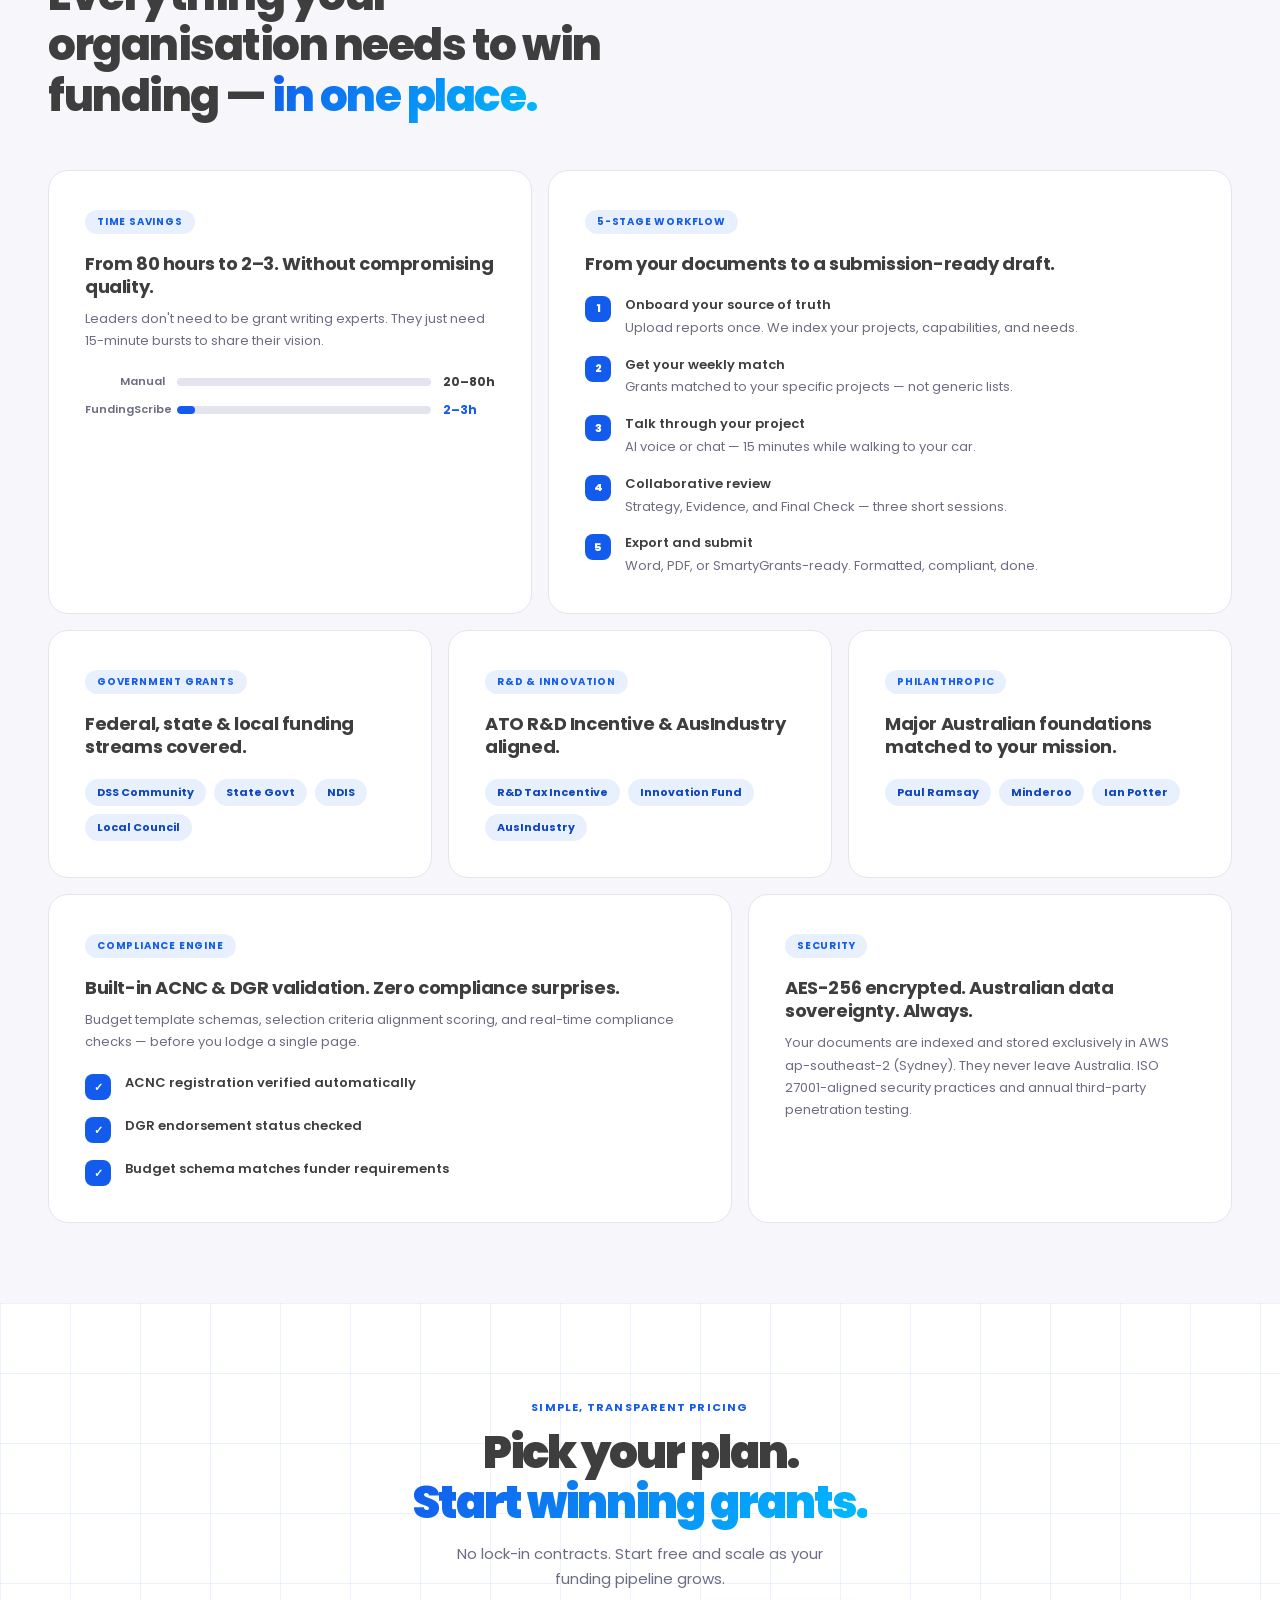
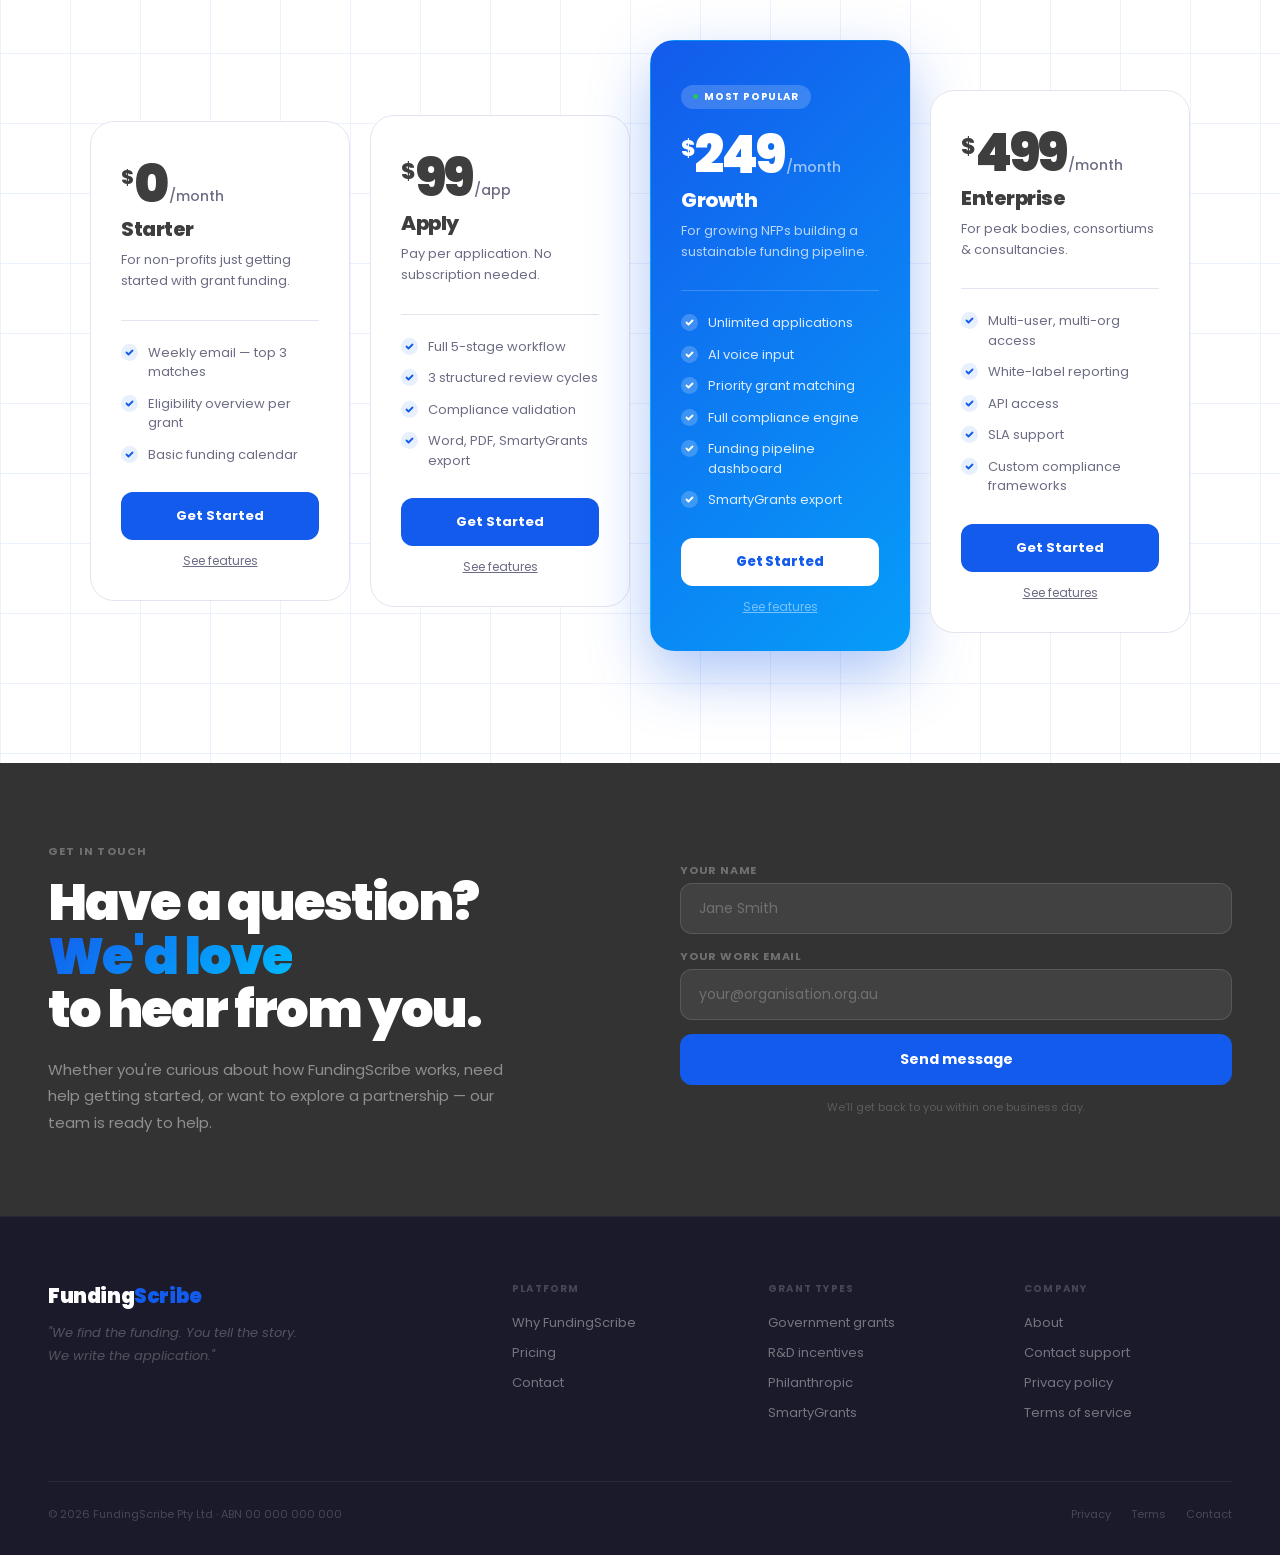
<file: index3.html>
<!DOCTYPE html>
<html lang="en">
<head>
<meta charset="UTF-8">
<meta name="viewport" content="width=device-width, initial-scale=1.0">
<title>FundingScribe</title>
<link href="https://fonts.googleapis.com/css2?family=Poppins:wght@400;500;600;700;800;900&display=swap" rel="stylesheet">
<style>
*{margin:0;padding:0;box-sizing:border-box}
:root{
  --blue:#135bec;
  --blue2:#0d46c0;
  --blue3:#e8f0fe;
  --ink:#3e3e3e;
  --ink2:#1a1a2a;
  --muted:#6c6c84;
  --border:#e4e4ef;
  --off:#f6f6fb;
  --white:#fff;
}
html{scroll-behavior:smooth}
body{font-family:'Poppins',sans-serif;background:var(--white);color:var(--ink);overflow-x:hidden}

/* NAV */
.nav{position:sticky;top:0;z-index:200;background:#f0f5fb;display:flex;align-items:center;justify-content:space-between;padding:0 48px;height:64px;transition:background .35s,box-shadow .35s}
.nav.scrolled{background:rgb(240 245 251/70%);backdrop-filter:blur(16px);-webkit-backdrop-filter:blur(16px);box-shadow:0 1px 0 rgba(19,91,236,.08)}
.logo{font-size:18px;font-weight:800;color:var(--ink);text-decoration:none;letter-spacing:-.3px}
.logo span{color:var(--blue)}
.nav-links{display:flex;gap:4px}
.nav-links a{font-size:13px;font-weight:500;color:var(--muted);text-decoration:none;padding:7px 14px;border-radius:8px;transition:.15s}
.nav-links a:hover{color:var(--ink);background:var(--off)}
.nav-cta{background:var(--blue);color:#fff;border-radius:50px;padding:9px 22px;font-size:13px;font-weight:700;text-decoration:none;transition:.15s}
.nav-cta:hover{background:var(--blue2)}

/* HERO */
.hero{min-height:calc(100vh - 64px);position:relative;background:linear-gradient(to top,#cce0fd 0%,#f0f5fb 100%);display:flex;align-items:center;justify-content:center;overflow:hidden}
.hero-grid{position:absolute;inset:0;background-image:linear-gradient(rgb(136 175 255/10%) 1px,transparent 1px),linear-gradient(90deg,rgb(136 175 255/10%) 1px,transparent 1px);background-size:70px 70px;pointer-events:none}
.hero-main{position:relative;z-index:1;padding:100px 48px;display:flex;flex-direction:column;align-items:center;text-align:center;width:100%}
.pill-label{display:inline-flex;align-items:center;gap:6px;background:#fff;color:#0d46c0;font-size:10px;font-weight:700;letter-spacing:.8px;text-transform:uppercase;padding:4px 12px;border-radius:50px;margin-bottom:28px}
.pill-dot{width:6px;height:6px;background:var(--blue);border-radius:50%}
.hero-h1{font-size:clamp(44px,5.5vw,76px);font-weight:900;line-height:1.05;letter-spacing:-3px;background:linear-gradient(135deg,#135bec 0%,#00bdff 100%);-webkit-background-clip:text;-webkit-text-fill-color:transparent;background-clip:text;margin-bottom:8px}
.hero-line3{display:block;font-size:clamp(44px,5.5vw,76px);font-weight:900;line-height:1.05;letter-spacing:-3px;color:#3e3e3e;margin-bottom:24px;min-height:1.1em}
.hero-p{font-size:17px;color:var(--muted);line-height:1.75;max-width:560px;margin:0 auto 40px;font-weight:400}
.email-form{display:flex;background:rgba(255,255,255,.85);border:1.5px solid rgba(19,91,236,.15);border-radius:14px;padding:6px;gap:6px;max-width:500px;width:100%;margin:0 auto 20px;backdrop-filter:blur(8px)}
.email-form input{flex:1;background:none;border:none;outline:none;font-family:'Poppins',sans-serif;font-size:14px;color:var(--ink);padding:8px 12px}
.email-form input::placeholder{color:#aaa}
.btn-blue{background:var(--blue);color:#fff;border:none;border-radius:10px;padding:11px 22px;font-family:'Poppins',sans-serif;font-size:13px;font-weight:700;cursor:pointer;transition:.15s;white-space:nowrap}
.btn-blue:hover{background:var(--blue2)}
.hero-proof{font-size:12px;color:var(--muted);display:flex;align-items:center;justify-content:center;gap:6px}

/* MARQUEE */
.marquee{background:#3e3e3e;height:42px;overflow:hidden;display:flex;align-items:center}
.marquee-track{display:flex;animation:slide 35s linear infinite;white-space:nowrap}
.marquee-item{font-size:11px;font-weight:400;letter-spacing:1px;text-transform:uppercase;color:#fff;padding:0 32px;border-right:1px solid rgba(255,255,255,.2);display:flex;align-items:center;height:42px}
@keyframes slide{0%{transform:translateX(0)}100%{transform:translateX(-50%)}}
@keyframes hotgrad{0%{background-position:0% 50%}50%{background-position:100% 50%}100%{background-position:0% 50%}}

/* STATS ROW */
.stats-row{background:#fff;padding:80px 48px;position:relative;border-top:1px solid var(--border);border-bottom:1px solid var(--border)}
.stats-inner{max-width:1200px;margin:0 auto}
.stats-title{text-align:center;margin-bottom:56px}
.stats-title .st-eyebrow{font-size:11px;font-weight:700;letter-spacing:1.4px;text-transform:uppercase;color:var(--muted);margin-bottom:16px}
.stats-title h2{font-size:clamp(28px,3.5vw,44px);font-weight:900;color:#3e3e3e;letter-spacing:-2px;line-height:1.1}
.stats-title h2 .grad{background:linear-gradient(135deg,#135bec 0%,#00bdff 100%);-webkit-background-clip:text;-webkit-text-fill-color:transparent;background-clip:text}
.stats-list{display:grid;grid-template-columns:repeat(4,1fr);gap:0}
.stat-row-item{padding:0 40px;display:flex;flex-direction:column;align-items:flex-start;border-right:1px solid var(--border)}
.stat-row-item:last-child{border-right:none}
.sri-icon{width:80px;height:80px;display:flex;align-items:center;justify-content:center;margin-bottom:20px}
.sri-icon svg{width:72px;height:72px}
.sri-num{font-size:32px;font-weight:600;letter-spacing:-1px;line-height:1;color:var(--blue);-webkit-text-fill-color:var(--blue);width:100%;margin-bottom:12px}
.sri-label{font-size:14px;color:var(--muted);line-height:1.7}

/* BENTO */
.bento{padding:80px 48px;background:var(--off)}
.bento-inner{max-width:1200px;margin:0 auto}
.section-eyebrow{font-size:11px;font-weight:700;letter-spacing:1.2px;text-transform:uppercase;color:var(--blue);margin-bottom:16px}
.section-h{font-size:clamp(28px,3.5vw,44px);font-weight:800;letter-spacing:-1.5px;color:var(--ink);margin-bottom:48px;line-height:1.15;max-width:600px}
.bento-grid{display:grid;grid-template-columns:repeat(12,1fr);gap:16px}
.b-card{background:var(--white);border:1px solid var(--border);border-radius:20px;padding:36px;overflow:hidden;position:relative;transition:transform .25s,border-color .25s}
.b-card:hover{transform:translateY(-3px);border-color:rgba(19,91,236,.3)}
.b1{grid-column:span 5}
.b2{grid-column:span 7}
.b3{grid-column:span 4}
.b4{grid-column:span 4}
.b5{grid-column:span 4}
.b6{grid-column:span 7}
.b7{grid-column:span 5}
.card-tag{font-size:10px;font-weight:700;letter-spacing:.8px;text-transform:uppercase;color:var(--blue);background:var(--blue3);padding:4px 12px;border-radius:50px;display:inline-block;margin-bottom:18px}
.b-card h3{font-size:18px;font-weight:700;letter-spacing:-.4px;color:#3e3e3e;margin-bottom:10px;line-height:1.3}
.b-card p{font-size:13px;color:#6c6c84;line-height:1.7}
.comparison-mini{margin-top:20px;display:flex;flex-direction:column;gap:10px}
.cm-row{display:flex;align-items:center;gap:12px}
.cm-lbl{font-size:11px;font-weight:600;color:var(--muted);width:80px;flex-shrink:0;text-align:right}
.cm-bar-wrap{flex:1;height:8px;background:var(--border);border-radius:50px;overflow:hidden}
.cm-fill{height:100%;border-radius:50px;width:0;transition:width 1.2s cubic-bezier(.16,1,.3,1)}
.cm-fill.m{background:var(--border)}
.cm-fill.g{background:var(--blue)}
.cm-val{font-size:12px;font-weight:700;color:var(--ink);width:52px;flex-shrink:0}
.tag-cloud{display:flex;flex-wrap:wrap;gap:8px;margin-top:20px}
.tc-tag{background:var(--blue3);color:#0d46c0;font-size:11px;font-weight:700;padding:5px 12px;border-radius:50px}
.step-list{display:flex;flex-direction:column;gap:16px;margin-top:20px}
.sl-item{display:flex;gap:14px;align-items:flex-start}
.sl-num{width:26px;height:26px;border-radius:8px;background:var(--blue);color:#fff;font-size:11px;font-weight:800;display:flex;align-items:center;justify-content:center;flex-shrink:0;margin-top:1px}
.sl-text{font-size:13px;color:#6c6c84;line-height:1.6}
.sl-strong{font-weight:600;color:#3e3e3e;display:block;margin-bottom:2px}

/* PRICING */
.pricing{padding:96px 48px;background:var(--white);position:relative;overflow:hidden}
.pricing::before{content:'';position:absolute;inset:0;background-image:linear-gradient(rgba(19,91,236,.08) 1px,transparent 1px),linear-gradient(90deg,rgba(19,91,236,.08) 1px,transparent 1px);background-size:70px 70px;pointer-events:none}
.pricing-inner{max-width:1100px;margin:0 auto;position:relative;z-index:1}
.pricing-header{text-align:center;margin-bottom:64px}
.pricing-header .section-eyebrow{display:block;margin-bottom:12px}
.pricing-header h2{font-size:clamp(28px,3.5vw,48px);font-weight:900;letter-spacing:-2px;line-height:1.1;color:var(--ink);margin-bottom:14px}
.pricing-header p{font-size:15px;color:var(--muted);line-height:1.7;max-width:400px;margin:0 auto}
.plan-row{display:grid;grid-template-columns:repeat(4,1fr);gap:20px;align-items:center}
.plan-card{background:var(--white);border:1.5px solid var(--border);border-radius:24px;padding:36px 30px 30px;display:flex;flex-direction:column;position:relative;transition:box-shadow .25s,transform .25s}
.plan-card:hover{box-shadow:0 16px 48px rgba(19,91,236,.1);transform:translateY(-4px)}
.plan-card.hot{background:linear-gradient(135deg,#135bec,#00bdff,#135bec);background-size:300% 300%;border-color:transparent;transform:translateY(-16px);box-shadow:0 24px 60px rgba(19,91,236,.35);padding:44px 30px 34px;animation:hotgrad 6s ease infinite}
.plan-card.hot:hover{transform:translateY(-20px);box-shadow:0 32px 72px rgba(19,91,236,.45)}
.hot-badge{display:inline-flex;align-items:center;gap:6px;background:rgba(255,255,255,.18);color:#fff;font-size:10px;font-weight:700;letter-spacing:.8px;text-transform:uppercase;padding:4px 12px;border-radius:50px;margin-bottom:20px;width:fit-content}
.hot-dot{width:5px;height:5px;background:#22c55e;border-radius:50%;flex-shrink:0}
.plan-price{font-size:52px;font-weight:900;letter-spacing:-3px;color:var(--ink);line-height:1;margin-bottom:4px;display:flex;align-items:flex-start;gap:3px}
.hot .plan-price{color:#fff}
.plan-price sup{font-size:22px;font-weight:800;margin-top:9px;line-height:1;color:var(--ink)}
.hot .plan-price sup{color:#fff}
.plan-price small{font-size:14px;font-weight:500;color:var(--muted);align-self:flex-end;margin-bottom:7px;letter-spacing:0}
.hot .plan-price small{color:rgba(255,255,255,.6)}
.plan-name{font-size:20px;font-weight:800;letter-spacing:-.5px;color:var(--ink);margin-bottom:6px}
.hot .plan-name{color:#fff}
.plan-tagline{font-size:13px;color:var(--muted);line-height:1.6;margin-bottom:28px}
.hot .plan-tagline{color:rgba(255,255,255,.7)}
.plan-divider{height:1px;background:var(--border);margin-bottom:22px}
.hot .plan-divider{background:rgba(255,255,255,.18)}
.plan-list{list-style:none;display:flex;flex-direction:column;gap:12px;flex:1;margin-bottom:28px}
.plan-list li{font-size:13px;color:var(--muted);display:flex;gap:10px;align-items:flex-start;line-height:1.5}
.hot .plan-list li{color:rgba(255,255,255,.85)}
.chk{width:17px;height:17px;flex-shrink:0;margin-top:1px}
.plan-btn{background:var(--blue);color:#fff;border:none;padding:14px;border-radius:12px;font-family:'Poppins',sans-serif;font-size:13px;font-weight:700;cursor:pointer;width:100%;transition:.2s;margin-top:auto}
.plan-btn:hover{background:var(--blue2)}
.hot-btn{background:#fff;color:var(--blue);border:none;padding:14px;border-radius:12px;font-family:'Poppins',sans-serif;font-size:13px;font-weight:800;cursor:pointer;width:100%;transition:.2s;margin-top:auto}
.hot-btn:hover{background:rgba(255,255,255,.88)}
.plan-link{text-align:center;margin-top:12px;font-size:12px;color:var(--muted);text-decoration:underline;cursor:pointer;background:none;border:none;font-family:'Poppins',sans-serif;width:100%;transition:.15s;display:block}
.plan-link:hover{color:var(--ink)}
.plan-link.hot{color:rgba(255,255,255,.45)}
.plan-link.hot:hover{color:#fff}

/* CTA BANNER */
.cta-banner{background:#333333;padding:80px 48px;display:grid;grid-template-columns:1fr 1fr;gap:80px;align-items:center}
.cta-left .eyebrow{font-size:11px;font-weight:700;letter-spacing:1.2px;text-transform:uppercase;color:rgba(255,255,255,.3);margin-bottom:16px}
.cta-left h2{font-size:clamp(28px,4vw,52px);font-weight:900;letter-spacing:-2px;color:#fff;line-height:1.05;margin-bottom:20px}
.cta-left h2 em{font-style:normal;background:linear-gradient(135deg,#135bec 0%,#00bdff 100%);-webkit-background-clip:text;-webkit-text-fill-color:transparent;background-clip:text}
.cta-left p{font-size:15px;color:rgba(255,255,255,.45);line-height:1.75;max-width:460px}
.cta-right{display:flex;flex-direction:column;gap:14px}
.cta-field-label{font-size:11px;font-weight:700;color:rgba(255,255,255,.3);letter-spacing:.8px;text-transform:uppercase;margin-bottom:4px}
.cta-input{background:rgba(255,255,255,.07);border:1px solid rgba(255,255,255,.12);border-radius:12px;padding:14px 18px;font-family:'Poppins',sans-serif;font-size:14px;color:#fff;outline:none;width:100%;transition:.2s}
.cta-input::placeholder{color:rgba(255,255,255,.25)}
.cta-input:focus{border-color:rgba(19,91,236,.6);background:rgba(255,255,255,.1)}
.btn-blue-lg{background:var(--blue);color:#fff;border:none;border-radius:12px;padding:15px;font-family:'Poppins',sans-serif;font-size:14px;font-weight:700;cursor:pointer;transition:.15s;width:100%}
.btn-blue-lg:hover{background:var(--blue2)}
.cta-note{font-size:11px;color:rgba(255,255,255,.2);text-align:center}

/* FOOTER */
footer{background:var(--ink2);border-top:1px solid rgba(255,255,255,.06);padding:64px 48px 32px}
.foot-grid{display:grid;grid-template-columns:2fr 1fr 1fr 1fr;gap:48px;margin-bottom:48px}
.foot-logo{font-size:20px;font-weight:900;color:#fff;letter-spacing:-.4px;margin-bottom:10px}
.foot-logo span{color:var(--blue)}
.foot-tagline{font-size:13px;color:rgba(255,255,255,.25);line-height:1.8;font-style:italic;max-width:250px}
.foot-col h5{font-size:10px;font-weight:700;letter-spacing:1.2px;text-transform:uppercase;color:rgba(255,255,255,.2);margin-bottom:16px}
.foot-col a{display:block;font-size:13px;color:rgba(255,255,255,.4);text-decoration:none;margin-bottom:10px;transition:.15s}
.foot-col a:hover{color:#fff}
.foot-bottom{border-top:1px solid rgba(255,255,255,.06);padding-top:24px;display:flex;justify-content:space-between;align-items:center;flex-wrap:wrap;gap:12px}
.foot-bottom p{font-size:11px;color:rgba(255,255,255,.2)}
.foot-legal{display:flex;gap:20px}
.foot-legal a{font-size:11px;color:rgba(255,255,255,.2);text-decoration:none;transition:.15s}
.foot-legal a:hover{color:rgba(255,255,255,.6)}

/* TOAST */
.toast{position:fixed;bottom:28px;left:50%;transform:translateX(-50%) translateY(80px);background:var(--ink2);color:#fff;padding:13px 24px;border-radius:50px;font-family:'Poppins',sans-serif;font-size:13px;font-weight:600;display:flex;align-items:center;gap:10px;z-index:9999;opacity:0;pointer-events:none;transition:transform .35s cubic-bezier(.16,1,.3,1),opacity .35s;white-space:nowrap}
.toast.show{transform:translateX(-50%) translateY(0);opacity:1}
.t-dot{width:7px;height:7px;background:#22c55e;border-radius:50%;flex-shrink:0}

/* RESPONSIVE */
@media(max-width:1100px){
  .bento-grid .b1,.bento-grid .b2,.bento-grid .b3,.bento-grid .b4,.bento-grid .b5,.bento-grid .b6,.bento-grid .b7{grid-column:span 6}
  .plan-row{grid-template-columns:1fr 1fr;gap:16px}
  .plan-card.hot{transform:none}
  .plan-card.hot:hover{transform:translateY(-4px)}
  .cta-banner{grid-template-columns:1fr;gap:48px;padding:60px 48px}
  .foot-grid{grid-template-columns:1fr 1fr}
  .stats-list{grid-template-columns:1fr 1fr}.stat-row-item:nth-child(odd){border-right:1px solid var(--border)}.stat-row-item:nth-child(1),.stat-row-item:nth-child(2){border-bottom:1px solid var(--border);padding-bottom:32px}.stat-row-item:nth-child(3),.stat-row-item:nth-child(4){padding-top:32px}
}
@media(max-width:768px){
  .nav{padding:0 20px}.nav-links{display:none}
  .hero-main{padding:72px 24px 64px}
  .bento{padding:56px 20px}
  .bento-grid .b1,.bento-grid .b2,.bento-grid .b3,.bento-grid .b4,.bento-grid .b5,.bento-grid .b6,.bento-grid .b7{grid-column:span 12}
  .stats-row{padding:48px 20px}.stats-list{grid-template-columns:1fr}
  .pricing{padding:56px 20px}.plan-row{grid-template-columns:1fr}
  .cta-banner{padding:56px 24px}
  footer{padding:48px 24px 24px}.foot-grid{grid-template-columns:1fr;gap:28px}.foot-bottom{flex-direction:column;align-items:flex-start}
}
</style>
</head>
<body>

<!-- NAV -->
<nav class="nav" id="navbar">
  <a href="#" class="logo">Funding<span>Scribe</span></a>
  <div class="nav-links">
    <a href="#bento">Why FundingScribe</a>
    <a href="#pricing">Pricing</a>
    <a href="#cta">Contact</a>
  </div>
  <a href="#cta" class="nav-cta">Join the pilot</a>
</nav>

<!-- HERO -->
<div class="hero">
  <div class="hero-grid"></div>
  <div class="hero-main">
    <div class="pill-label"><span class="pill-dot"></span>Beachhead Pilot — Now Open</div>
    <h1 class="hero-h1">Win the funding.</h1>
    <div class="hero-line3" id="hero-line3">Skip the 80 hours.</div>
    <p class="hero-p">Transform your organisation's existing documents into submission-ready grant applications. FundingScribe is built for the 35,000+ Australian non-profits missing out on critical funding every year.</p>
    <div class="email-form">
      <input type="email" id="h-email" placeholder="your@organisation.org.au">
      <button class="btn-blue" onclick="sub('h-email')">Get weekly matches</button>
    </div>
    <p class="hero-proof">🇦🇺 Designed for Australian non-profits — ACNC aligned, SmartyGrants ready.</p>
  </div>
</div>

<!-- MARQUEE -->
<div class="marquee"><div class="marquee-track" id="mtrack"></div></div>

<!-- STATS ROW -->
<div class="stats-row">
  <div class="stats-inner">
    <div class="stats-title">
      <div class="st-eyebrow">The numbers don't lie</div>
      <h2>Grant writing is outdated. <span class="grad">We re-invented it.</span></h2>
    </div>
    <div class="stats-list">

      <div class="stat-row-item">
        <div class="sri-icon">
          <svg viewBox="0 0 72 72" fill="none"><circle cx="36" cy="36" r="30" stroke="#dde3ee" stroke-width="3"/><circle cx="36" cy="36" r="24" stroke="#dde3ee" stroke-width="1.5"/><path d="M36 36 L36 16" stroke="#dde3ee" stroke-width="2.5" stroke-linecap="round"/><path d="M36 36 L50 36" stroke="#135bec" stroke-width="2.5" stroke-linecap="round"/><path d="M36 12 A24 24 0 0 1 60 36" stroke="#135bec" stroke-width="3" stroke-linecap="round"/><circle cx="36" cy="36" r="3.5" fill="#135bec"/><line x1="36" y1="6" x2="36" y2="11" stroke="#dde3ee" stroke-width="2" stroke-linecap="round"/><line x1="66" y1="36" x2="61" y2="36" stroke="#dde3ee" stroke-width="2" stroke-linecap="round"/><line x1="36" y1="66" x2="36" y2="61" stroke="#dde3ee" stroke-width="2" stroke-linecap="round"/><line x1="6" y1="36" x2="11" y2="36" stroke="#dde3ee" stroke-width="2" stroke-linecap="round"/></svg>
        </div>
        <div class="sri-num">20–80h</div>
        <div class="sri-label">Average hours wasted on a single manual grant application</div>
      </div>

      <div class="stat-row-item">
        <div class="sri-icon">
          <svg viewBox="0 0 72 72" fill="none"><circle cx="36" cy="42" r="24" stroke="#dde3ee" stroke-width="3"/><rect x="29" y="6" width="14" height="7" rx="3.5" stroke="#dde3ee" stroke-width="2.5"/><line x1="36" y1="13" x2="36" y2="18" stroke="#dde3ee" stroke-width="2.5" stroke-linecap="round"/><line x1="22" y1="9" x2="19" y2="14" stroke="#dde3ee" stroke-width="2.5" stroke-linecap="round"/><line x1="50" y1="9" x2="53" y2="14" stroke="#dde3ee" stroke-width="2.5" stroke-linecap="round"/><path d="M36 42 L36 26" stroke="#135bec" stroke-width="2.5" stroke-linecap="round"/><path d="M36 42 L48 35" stroke="#135bec" stroke-width="2.5" stroke-linecap="round"/><circle cx="36" cy="42" r="3.5" fill="#135bec"/></svg>
        </div>
        <div class="sri-num">15–30m</div>
        <div class="sri-label">What it takes with FundingScribe — 15-minute bursts, three review sessions</div>
      </div>

      <div class="stat-row-item">
        <div class="sri-icon">
          <svg viewBox="0 0 72 72" fill="none"><rect x="6" y="28" width="46" height="28" rx="4" stroke="#dde3ee" stroke-width="2.5"/><rect x="13" y="20" width="46" height="28" rx="4" stroke="#dde3ee" stroke-width="2.5"/><rect x="20" y="12" width="46" height="28" rx="4" stroke="#dde3ee" stroke-width="2.5" fill="#fff"/><circle cx="43" cy="26" r="8" stroke="#dde3ee" stroke-width="2"/><path d="M43 21v10M38 26h10" stroke="#135bec" stroke-width="2" stroke-linecap="round"/></svg>
        </div>
        <div class="sri-num">2k–5k</div>
        <div class="sri-label">Average cost of hiring a professional grant writer</div>
      </div>

      <div class="stat-row-item">
        <div class="sri-icon">
          <svg viewBox="0 0 72 72" fill="none"><rect x="12" y="8" width="36" height="50" rx="4" stroke="#dde3ee" stroke-width="2.5"/><rect x="22" y="4" width="36" height="50" rx="4" stroke="#dde3ee" stroke-width="2.5" fill="#fff"/><rect x="28" y="14" width="24" height="16" rx="3" stroke="#135bec" stroke-width="2"/><path d="M40 18v8M36 22h8" stroke="#135bec" stroke-width="2" stroke-linecap="round"/><line x1="28" y1="37" x2="52" y2="37" stroke="#dde3ee" stroke-width="2" stroke-linecap="round"/><line x1="28" y1="44" x2="46" y2="44" stroke="#dde3ee" stroke-width="2" stroke-linecap="round"/></svg>
        </div>
        <div class="sri-num">$99</div>
        <div class="sri-label">Application generation cost per application with FundingScribe</div>
      </div>

    </div>
  </div>
</div>

<!-- BENTO -->
<div class="bento" id="bento">
  <div class="bento-inner">
    <div class="section-eyebrow">The FundingScribe advantage</div>
    <div class="section-h">Everything your organisation needs to win funding — <span style="background:linear-gradient(135deg,#135bec 0%,#00bdff 100%);-webkit-background-clip:text;-webkit-text-fill-color:transparent;background-clip:text">in one place.</span></div>
    <div class="bento-grid">

      <div class="b-card b1">
        <div class="card-tag">Time savings</div>
        <h3>From 80 hours to 2–3. Without compromising quality.</h3>
        <p>Leaders don't need to be grant writing experts. They just need 15-minute bursts to share their vision.</p>
        <div class="comparison-mini">
          <div class="cm-row"><div class="cm-lbl">Manual</div><div class="cm-bar-wrap"><div class="cm-fill m" id="bar-m"></div></div><div class="cm-val">20–80h</div></div>
          <div class="cm-row"><div class="cm-lbl">FundingScribe</div><div class="cm-bar-wrap"><div class="cm-fill g" id="bar-g"></div></div><div class="cm-val" style="color:var(--blue)">2–3h</div></div>
        </div>
      </div>

      <div class="b-card b2">
        <div class="card-tag">5-stage workflow</div>
        <h3>From your documents to a submission-ready draft.</h3>
        <div class="step-list">
          <div class="sl-item"><div class="sl-num">1</div><div class="sl-text"><span class="sl-strong">Onboard your source of truth</span>Upload reports once. We index your projects, capabilities, and needs.</div></div>
          <div class="sl-item"><div class="sl-num">2</div><div class="sl-text"><span class="sl-strong">Get your weekly match</span>Grants matched to your specific projects — not generic lists.</div></div>
          <div class="sl-item"><div class="sl-num">3</div><div class="sl-text"><span class="sl-strong">Talk through your project</span>AI voice or chat — 15 minutes while walking to your car.</div></div>
          <div class="sl-item"><div class="sl-num">4</div><div class="sl-text"><span class="sl-strong">Collaborative review</span>Strategy, Evidence, and Final Check — three short sessions.</div></div>
          <div class="sl-item"><div class="sl-num">5</div><div class="sl-text"><span class="sl-strong">Export and submit</span>Word, PDF, or SmartyGrants-ready. Formatted, compliant, done.</div></div>
        </div>
      </div>

      <div class="b-card b3">
        <div class="card-tag">Government grants</div>
        <h3>Federal, state &amp; local funding streams covered.</h3>
        <div class="tag-cloud"><span class="tc-tag">DSS Community</span><span class="tc-tag">State Govt</span><span class="tc-tag">NDIS</span><span class="tc-tag">Local Council</span></div>
      </div>

      <div class="b-card b4">
        <div class="card-tag">R&amp;D &amp; innovation</div>
        <h3>ATO R&amp;D Incentive &amp; AusIndustry aligned.</h3>
        <div class="tag-cloud"><span class="tc-tag">R&amp;D Tax Incentive</span><span class="tc-tag">Innovation Fund</span><span class="tc-tag">AusIndustry</span></div>
      </div>

      <div class="b-card b5">
        <div class="card-tag">Philanthropic</div>
        <h3>Major Australian foundations matched to your mission.</h3>
        <div class="tag-cloud"><span class="tc-tag">Paul Ramsay</span><span class="tc-tag">Minderoo</span><span class="tc-tag">Ian Potter</span></div>
      </div>

      <div class="b-card b6">
        <div class="card-tag">Compliance engine</div>
        <h3>Built-in ACNC &amp; DGR validation. Zero compliance surprises.</h3>
        <p>Budget template schemas, selection criteria alignment scoring, and real-time compliance checks — before you lodge a single page.</p>
        <div class="step-list">
          <div class="sl-item"><div class="sl-num">✓</div><div class="sl-text"><span class="sl-strong">ACNC registration verified automatically</span></div></div>
          <div class="sl-item"><div class="sl-num">✓</div><div class="sl-text"><span class="sl-strong">DGR endorsement status checked</span></div></div>
          <div class="sl-item"><div class="sl-num">✓</div><div class="sl-text"><span class="sl-strong">Budget schema matches funder requirements</span></div></div>
        </div>
      </div>

      <div class="b-card b7">
        <div class="card-tag">Security</div>
        <h3>AES-256 encrypted. Australian data sovereignty. Always.</h3>
        <p>Your documents are indexed and stored exclusively in AWS ap-southeast-2 (Sydney). They never leave Australia. ISO 27001-aligned security practices and annual third-party penetration testing.</p>
      </div>

    </div>
  </div>
</div>

<!-- PRICING -->
<div class="pricing" id="pricing">
  <div class="pricing-inner">
    <div class="pricing-header">
      <span class="section-eyebrow">Simple, transparent pricing</span>
      <h2>Pick your plan.<br><span style="background:linear-gradient(135deg,#135bec 0%,#00bdff 100%);-webkit-background-clip:text;-webkit-text-fill-color:transparent;background-clip:text">Start winning grants.</span></h2>
      <p>No lock-in contracts. Start free and scale as your funding pipeline grows.</p>
    </div>
    <div class="plan-row">

      <div class="plan-card">
        <div class="plan-price"><sup style="font-size:20px">$</sup>0<small>/month</small></div>
        <div class="plan-name">Starter</div>
        <p class="plan-tagline">For non-profits just getting started with grant funding.</p>
        <div class="plan-divider"></div>
        <ul class="plan-list">
          <li><svg class="chk" viewBox="0 0 17 17"><circle cx="8.5" cy="8.5" r="8.5" fill="#e8f0fe"/><path d="M5.5 8.5l2 2 4-4" stroke="#135bec" stroke-width="1.8" stroke-linecap="round" stroke-linejoin="round" fill="none"/></svg>Weekly email — top 3 matches</li>
          <li><svg class="chk" viewBox="0 0 17 17"><circle cx="8.5" cy="8.5" r="8.5" fill="#e8f0fe"/><path d="M5.5 8.5l2 2 4-4" stroke="#135bec" stroke-width="1.8" stroke-linecap="round" stroke-linejoin="round" fill="none"/></svg>Eligibility overview per grant</li>
          <li><svg class="chk" viewBox="0 0 17 17"><circle cx="8.5" cy="8.5" r="8.5" fill="#e8f0fe"/><path d="M5.5 8.5l2 2 4-4" stroke="#135bec" stroke-width="1.8" stroke-linecap="round" stroke-linejoin="round" fill="none"/></svg>Basic funding calendar</li>
        </ul>
        <button class="plan-btn" onclick="showToast('Starting your free account…')">Get Started</button>
        <button class="plan-link" onclick="showToast('Loading feature list…')">See features</button>
      </div>

      <div class="plan-card">
        <div class="plan-price"><sup>$</sup>99<small>/app</small></div>
        <div class="plan-name">Apply</div>
        <p class="plan-tagline">Pay per application. No subscription needed.</p>
        <div class="plan-divider"></div>
        <ul class="plan-list">
          <li><svg class="chk" viewBox="0 0 17 17"><circle cx="8.5" cy="8.5" r="8.5" fill="#e8f0fe"/><path d="M5.5 8.5l2 2 4-4" stroke="#135bec" stroke-width="1.8" stroke-linecap="round" stroke-linejoin="round" fill="none"/></svg>Full 5-stage workflow</li>
          <li><svg class="chk" viewBox="0 0 17 17"><circle cx="8.5" cy="8.5" r="8.5" fill="#e8f0fe"/><path d="M5.5 8.5l2 2 4-4" stroke="#135bec" stroke-width="1.8" stroke-linecap="round" stroke-linejoin="round" fill="none"/></svg>3 structured review cycles</li>
          <li><svg class="chk" viewBox="0 0 17 17"><circle cx="8.5" cy="8.5" r="8.5" fill="#e8f0fe"/><path d="M5.5 8.5l2 2 4-4" stroke="#135bec" stroke-width="1.8" stroke-linecap="round" stroke-linejoin="round" fill="none"/></svg>Compliance validation</li>
          <li><svg class="chk" viewBox="0 0 17 17"><circle cx="8.5" cy="8.5" r="8.5" fill="#e8f0fe"/><path d="M5.5 8.5l2 2 4-4" stroke="#135bec" stroke-width="1.8" stroke-linecap="round" stroke-linejoin="round" fill="none"/></svg>Word, PDF, SmartyGrants export</li>
        </ul>
        <button class="plan-btn" onclick="showToast('Taking you to Apply signup…')">Get Started</button>
        <button class="plan-link" onclick="showToast('Loading feature list…')">See features</button>
      </div>

      <div class="plan-card hot">
        <div class="hot-badge"><span class="hot-dot"></span>Most popular</div>
        <div class="plan-price"><sup>$</sup>249<small>/month</small></div>
        <div class="plan-name">Growth</div>
        <p class="plan-tagline">For growing NFPs building a sustainable funding pipeline.</p>
        <div class="plan-divider"></div>
        <ul class="plan-list">
          <li><svg class="chk" viewBox="0 0 17 17"><circle cx="8.5" cy="8.5" r="8.5" fill="rgba(255,255,255,.2)"/><path d="M5.5 8.5l2 2 4-4" stroke="#fff" stroke-width="1.8" stroke-linecap="round" stroke-linejoin="round" fill="none"/></svg>Unlimited applications</li>
          <li><svg class="chk" viewBox="0 0 17 17"><circle cx="8.5" cy="8.5" r="8.5" fill="rgba(255,255,255,.2)"/><path d="M5.5 8.5l2 2 4-4" stroke="#fff" stroke-width="1.8" stroke-linecap="round" stroke-linejoin="round" fill="none"/></svg>AI voice input</li>
          <li><svg class="chk" viewBox="0 0 17 17"><circle cx="8.5" cy="8.5" r="8.5" fill="rgba(255,255,255,.2)"/><path d="M5.5 8.5l2 2 4-4" stroke="#fff" stroke-width="1.8" stroke-linecap="round" stroke-linejoin="round" fill="none"/></svg>Priority grant matching</li>
          <li><svg class="chk" viewBox="0 0 17 17"><circle cx="8.5" cy="8.5" r="8.5" fill="rgba(255,255,255,.2)"/><path d="M5.5 8.5l2 2 4-4" stroke="#fff" stroke-width="1.8" stroke-linecap="round" stroke-linejoin="round" fill="none"/></svg>Full compliance engine</li>
          <li><svg class="chk" viewBox="0 0 17 17"><circle cx="8.5" cy="8.5" r="8.5" fill="rgba(255,255,255,.2)"/><path d="M5.5 8.5l2 2 4-4" stroke="#fff" stroke-width="1.8" stroke-linecap="round" stroke-linejoin="round" fill="none"/></svg>Funding pipeline dashboard</li>
          <li><svg class="chk" viewBox="0 0 17 17"><circle cx="8.5" cy="8.5" r="8.5" fill="rgba(255,255,255,.2)"/><path d="M5.5 8.5l2 2 4-4" stroke="#fff" stroke-width="1.8" stroke-linecap="round" stroke-linejoin="round" fill="none"/></svg>SmartyGrants export</li>
        </ul>
        <button class="hot-btn" onclick="showToast('Starting your Growth trial…')">Get Started</button>
        <button class="plan-link hot" onclick="showToast('Loading feature list…')">See features</button>
      </div>

      <div class="plan-card">
        <div class="plan-price"><sup>$</sup>499<small>/month</small></div>
        <div class="plan-name">Enterprise</div>
        <p class="plan-tagline">For peak bodies, consortiums &amp; consultancies.</p>
        <div class="plan-divider"></div>
        <ul class="plan-list">
          <li><svg class="chk" viewBox="0 0 17 17"><circle cx="8.5" cy="8.5" r="8.5" fill="#e8f0fe"/><path d="M5.5 8.5l2 2 4-4" stroke="#135bec" stroke-width="1.8" stroke-linecap="round" stroke-linejoin="round" fill="none"/></svg>Multi-user, multi-org access</li>
          <li><svg class="chk" viewBox="0 0 17 17"><circle cx="8.5" cy="8.5" r="8.5" fill="#e8f0fe"/><path d="M5.5 8.5l2 2 4-4" stroke="#135bec" stroke-width="1.8" stroke-linecap="round" stroke-linejoin="round" fill="none"/></svg>White-label reporting</li>
          <li><svg class="chk" viewBox="0 0 17 17"><circle cx="8.5" cy="8.5" r="8.5" fill="#e8f0fe"/><path d="M5.5 8.5l2 2 4-4" stroke="#135bec" stroke-width="1.8" stroke-linecap="round" stroke-linejoin="round" fill="none"/></svg>API access</li>
          <li><svg class="chk" viewBox="0 0 17 17"><circle cx="8.5" cy="8.5" r="8.5" fill="#e8f0fe"/><path d="M5.5 8.5l2 2 4-4" stroke="#135bec" stroke-width="1.8" stroke-linecap="round" stroke-linejoin="round" fill="none"/></svg>SLA support</li>
          <li><svg class="chk" viewBox="0 0 17 17"><circle cx="8.5" cy="8.5" r="8.5" fill="#e8f0fe"/><path d="M5.5 8.5l2 2 4-4" stroke="#135bec" stroke-width="1.8" stroke-linecap="round" stroke-linejoin="round" fill="none"/></svg>Custom compliance frameworks</li>
        </ul>
        <button class="plan-btn" onclick="showToast('Connecting you with sales…')">Get Started</button>
        <button class="plan-link" onclick="showToast('Loading feature list…')">See features</button>
      </div>

    </div>
  </div>
</div>

<!-- CTA BANNER -->
<div class="cta-banner" id="cta">
  <div class="cta-left">
    <div class="eyebrow">Get in touch</div>
    <h2>Have a question?<br><em>We'd love</em><br>to hear from you.</h2>
    <p>Whether you're curious about how FundingScribe works, need help getting started, or want to explore a partnership — our team is ready to help.</p>
  </div>
  <div class="cta-right">
    <div>
      <div class="cta-field-label">Your name</div>
      <input class="cta-input" type="text" id="cta-name" placeholder="Jane Smith">
    </div>
    <div>
      <div class="cta-field-label">Your work email</div>
      <input class="cta-input" type="email" id="cta-email" placeholder="your@organisation.org.au">
    </div>
    <button class="btn-blue-lg" onclick="submitContact()">Send message</button>
    <p class="cta-note">We'll get back to you within one business day.</p>
  </div>
</div>

<!-- FOOTER -->
<footer>
  <div class="foot-grid">
    <div>
      <div class="foot-logo">Funding<span>Scribe</span></div>
      <p class="foot-tagline">"We find the funding. You tell the story. We write the application."</p>
    </div>
    <div class="foot-col"><h5>Platform</h5><a href="#bento">Why FundingScribe</a><a href="#pricing">Pricing</a><a href="#cta">Contact</a></div>
    <div class="foot-col"><h5>Grant types</h5><a href="#">Government grants</a><a href="#">R&amp;D incentives</a><a href="#">Philanthropic</a><a href="#">SmartyGrants</a></div>
    <div class="foot-col"><h5>Company</h5><a href="#">About</a><a href="#">Contact support</a><a href="#">Privacy policy</a><a href="#">Terms of service</a></div>
  </div>
  <div class="foot-bottom">
    <p>&copy; 2026 FundingScribe Pty Ltd · ABN 00 000 000 000</p>
    <div class="foot-legal"><a href="#">Privacy</a><a href="#">Terms</a><a href="#">Contact</a></div>
  </div>
</footer>

<div class="toast" id="toast"><span class="t-dot"></span><span id="tmsg"></span></div>

<script>
(function(){
  function showToast(msg){
    var el=document.getElementById('toast');
    document.getElementById('tmsg').textContent=msg;
    el.classList.add('show');
    setTimeout(function(){el.classList.remove('show');},3800);
  }
  window.showToast=showToast;

  function submitContact(){
    var name=document.getElementById('cta-name');
    var email=document.getElementById('cta-email');
    var valid=true;
    if(!name||!name.value.trim()){if(name)name.style.borderColor='rgba(239,100,100,.6)';valid=false;}
    if(!email||!email.value.trim()||email.value.indexOf('@')<0){if(email)email.style.borderColor='rgba(239,100,100,.6)';valid=false;}
    if(!valid){setTimeout(function(){if(name)name.style.borderColor='';if(email)email.style.borderColor='';},2000);return;}
    showToast('Message sent! We\'ll be in touch within one business day.');
    name.value='';email.value='';
  }
  window.submitContact=submitContact;

  function sub(id){
    var el=document.getElementById(id);
    if(!el)return;
    var v=el.value.trim();
    if(!v||v.indexOf('@')<0){
      el.style.borderColor='rgba(239,100,100,.6)';
      setTimeout(function(){el.style.borderColor='';},2000);
      return;
    }
    showToast('You\'re in! Check your inbox for your first match email.');
    el.value='';
  }
  window.sub=sub;

  var tags=['35,000+ Australian NFPs','Government grants','R&D tax incentives','Innovation funds','Philanthropic trusts','ACNC compliant','SmartyGrants export','Weekly grant digest','AI voice input','2–3 hour turnaround','94% match accuracy','Australian data sovereignty'];
  var html='';
  tags.concat(tags).forEach(function(s){html+='<span class="marquee-item">'+s+'</span>';});
  document.getElementById('mtrack').innerHTML=html;

  var nav=document.getElementById('navbar');
  function onScroll(){
    if((window.scrollY||document.documentElement.scrollTop)>40){nav.classList.add('scrolled');}
    else{nav.classList.remove('scrolled');}
  }
  window.addEventListener('scroll',onScroll,{passive:true});

  var barsAnimated=false;
  function animateBars(){
    if(barsAnimated)return;
    barsAnimated=true;
    var bm=document.getElementById('bar-m');
    var bg=document.getElementById('bar-g');
    if(bm)bm.style.width='100%';
    if(bg)setTimeout(function(){bg.style.width='7%';},100);
  }
  var barTarget=document.querySelector('.b1');
  if(barTarget&&window.IntersectionObserver){
    new IntersectionObserver(function(entries){
      if(entries[0].isIntersecting)animateBars();
    },{threshold:.3}).observe(barTarget);
  }

  var phrases=['Skip the 80 hours.','Save 40 Hours Writing.','Expert Quality, Low Cost.','Make it Work.'];
  var lineEl=document.getElementById('hero-line3');
  var idx=0;
  lineEl.style.transition='opacity .5s ease, transform .5s ease';
  lineEl.style.opacity='1';
  lineEl.style.transform='translateY(0)';
  function rotateLine(){
    idx=(idx+1)%phrases.length;
    lineEl.style.opacity='0';
    lineEl.style.transform='translateY(12px)';
    setTimeout(function(){
      lineEl.textContent=phrases[idx];
      lineEl.style.opacity='1';
      lineEl.style.transform='translateY(0)';
    },500);
  }
  setInterval(rotateLine,5000);
})();
</script>
</body>
</html>
</file>
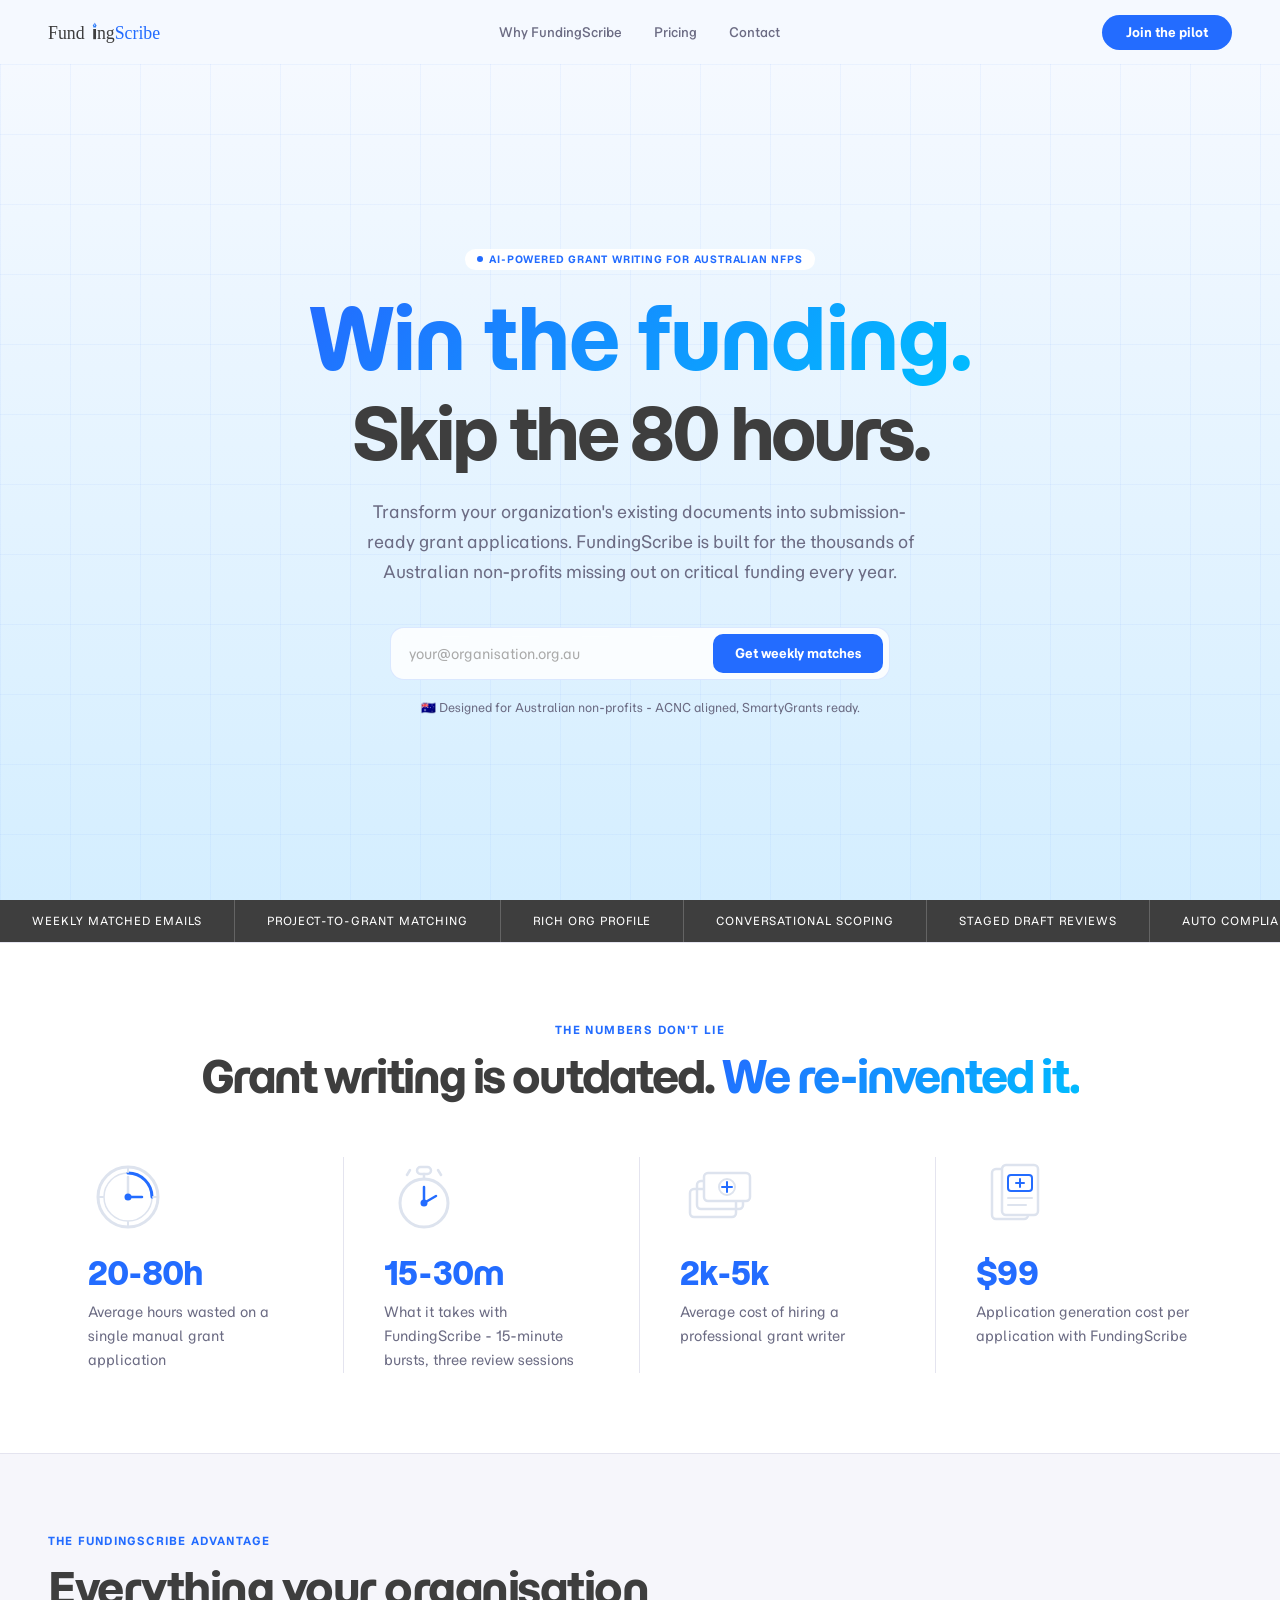
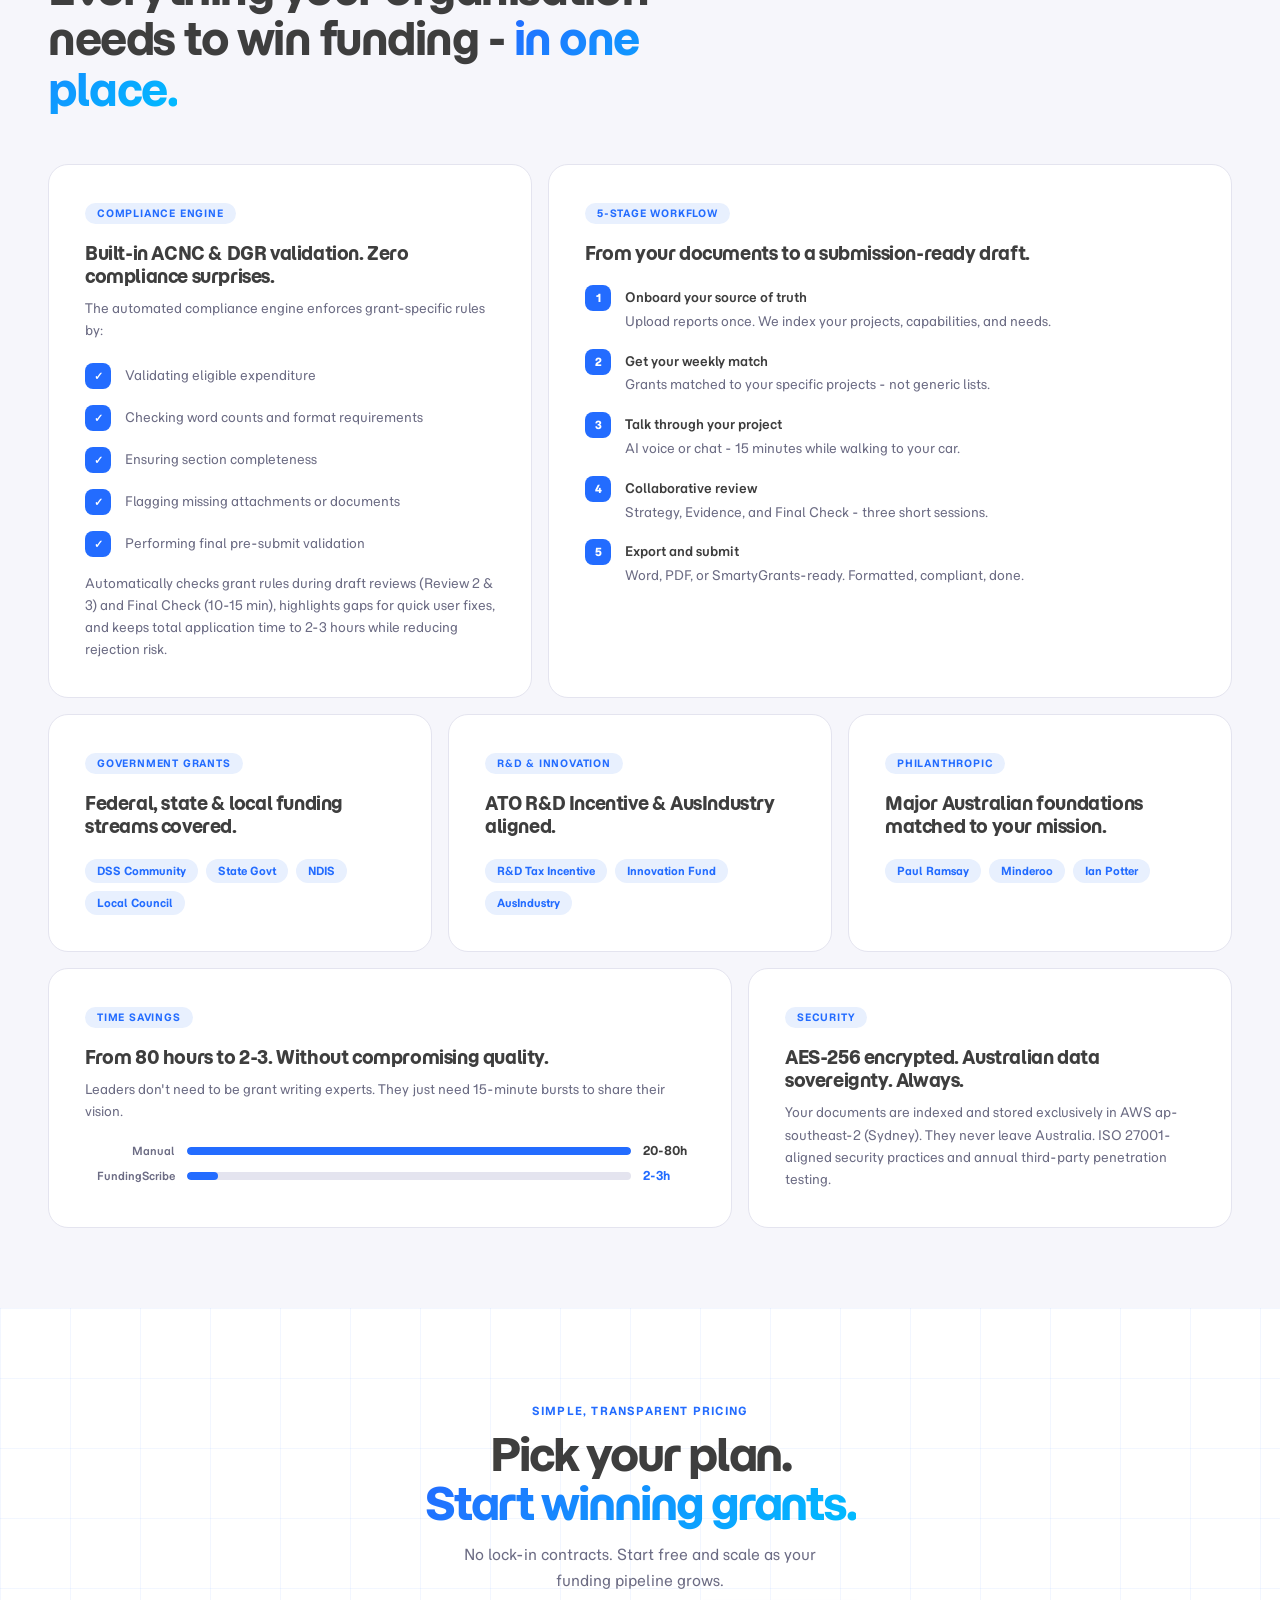
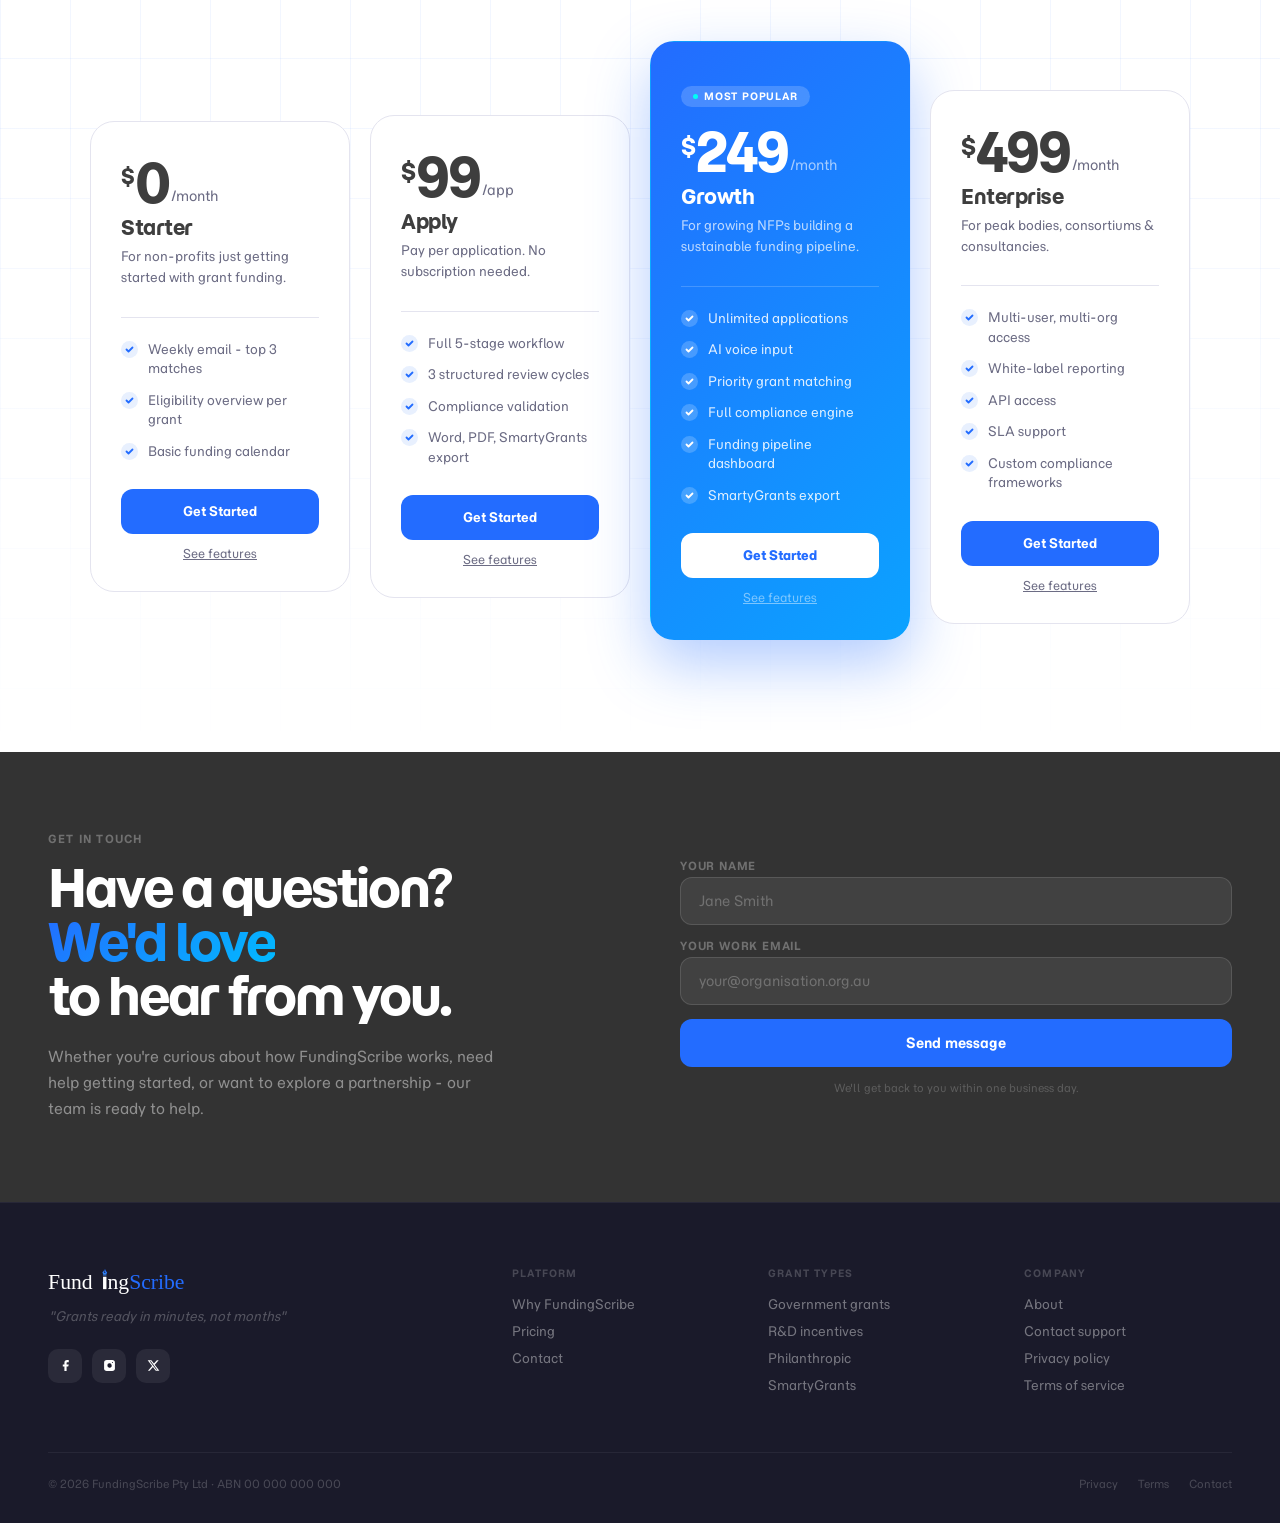
<file: index4.html>
<!DOCTYPE html>
<html lang="en">
<head>
<meta charset="UTF-8">
<meta name="viewport" content="width=device-width, initial-scale=1.0">
<title>FundingScribe</title>
<link rel="preconnect" href="https://fonts.googleapis.com">
<link rel="preconnect" href="https://fonts.gstatic.com" crossorigin>
<link href="https://fonts.googleapis.com/css2?family=Momo+Trust+Display&family=Momo+Trust+Sans:wght@400;500;600;700;800;900&display=swap" rel="stylesheet">
<style>
*{margin:0;padding:0;box-sizing:border-box}
:root{
  --blue:#236cff;
  --blue2:#1a55d4;
  --blue3:#e8f0fe;
  --ink:#3e3e3e;
  --ink2:#1a1a2a;
  --muted:#6c6c84;
  --border:#e4e4ef;
  --off:#f6f6fb;
  --white:#fff;
}
html{scroll-behavior:smooth}
body{font-family:'Momo Trust Sans',sans-serif;background:var(--white);color:var(--ink);overflow-x:hidden}
h1,h2,h3,h4,h5,h6{font-family:'Momo Trust Display',sans-serif;font-weight:400}

/* NAV */
.nav{position:sticky;top:0;z-index:200;background:#f5f9ff;display:flex;align-items:center;justify-content:space-between;padding:0 48px;height:64px;transition:background .35s,box-shadow .35s}
.nav.scrolled{background:rgba(245,249,255,.7);backdrop-filter:blur(16px);-webkit-backdrop-filter:blur(16px);box-shadow:0 1px 0 rgba(35,108,255,.08)}
.logo{font-size:18px;font-weight:800;color:var(--ink);text-decoration:none;letter-spacing:-.3px;font-family:'Momo Trust Sans',sans-serif}
.logo span{color:var(--blue)}
.nav-links{display:flex;gap:4px}
.nav-links a{font-size:13px;font-weight:500;color:var(--muted);text-decoration:none;padding:7px 14px;border-radius:8px;transition:.15s}
.nav-links a:hover{color:var(--ink);background:var(--off)}
.nav-cta{background:var(--blue);color:#fff;border-radius:50px;padding:9px 0;font-size:13px;font-weight:700;text-decoration:none;transition:.15s;font-family:'Momo Trust Sans',sans-serif;width:130px;text-align:center;display:inline-block}
.nav-cta:hover{background:var(--blue2)}

/* HERO */
.hero{min-height:calc(100vh - 64px);position:relative;background:linear-gradient(to top,#d4eeff 0%,#f5f9ff 100%);display:flex;align-items:center;justify-content:center;overflow:hidden}
.hero-grid{position:absolute;inset:0;background-image:linear-gradient(rgba(136,175,255,.1) 1px,transparent 1px),linear-gradient(90deg,rgba(136,175,255,.1) 1px,transparent 1px);background-size:70px 70px;pointer-events:none}
.hero-main{position:relative;z-index:1;padding:100px 48px;display:flex;flex-direction:column;align-items:center;text-align:center;width:100%}
.pill-label{display:inline-flex;align-items:center;gap:6px;background:#fff;color:#236cff;font-size:10px;font-weight:700;letter-spacing:.8px;text-transform:uppercase;padding:4px 12px;border-radius:50px;margin-bottom:28px;font-family:'Momo Trust Sans',sans-serif}
.pill-dot{width:6px;height:6px;background:var(--blue);border-radius:50%;animation:pulse 1.8s ease-out infinite;flex-shrink:0}
.hero-h1{font-size:clamp(52px,6.5vw,88px);font-family:'Momo Trust Display',sans-serif;font-weight:400;line-height:1;letter-spacing:-1px;background:linear-gradient(135deg,#236cff 0%,#00bdff 100%);-webkit-background-clip:text;-webkit-text-fill-color:transparent;background-clip:text;margin-bottom:8px;padding-bottom:8px}
.hero-line3{display:block;font-size:clamp(44px,5.5vw,76px);font-family:'Momo Trust Display',sans-serif;font-weight:400;line-height:1.05;letter-spacing:-3px;color:#3e3e3e;margin-bottom:24px;min-height:1.1em}
.hero-p{font-size:17px;font-family:'Momo Trust Sans',sans-serif;color:var(--muted);line-height:1.75;max-width:560px;margin:0 auto 40px;font-weight:400}
.email-form{display:flex;background:rgba(255,255,255,.85);border:1.5px solid rgba(35,108,255,.15);border-radius:14px;padding:6px;gap:6px;max-width:500px;width:100%;margin:0 auto 20px;backdrop-filter:blur(8px)}
.email-form input{flex:1;background:none;border:none;outline:none;font-family:'Momo Trust Sans',sans-serif;font-size:14px;color:var(--ink);padding:8px 12px}
.email-form input::placeholder{color:#aaa}
.btn-blue{background:var(--blue);color:#fff;border:none;border-radius:10px;padding:11px 22px;font-family:'Momo Trust Sans',sans-serif;font-size:13px;font-weight:700;cursor:pointer;transition:.15s;white-space:nowrap}
.btn-blue:hover{background:var(--blue2)}
.btn-blue-icon{display:none;background:var(--blue);border:none;border-radius:50%;width:42px;height:42px;align-items:center;justify-content:center;cursor:pointer;transition:.15s;flex-shrink:0}
.btn-blue-icon:hover{background:var(--blue2)}
.btn-blue-icon svg{width:18px;height:18px;fill:none;stroke:#fff;stroke-width:2;stroke-linecap:round;stroke-linejoin:round}
.hero-proof{font-size:12px;color:var(--muted);display:flex;align-items:center;justify-content:center;gap:6px}

/* MARQUEE */
.marquee{background:#3e3e3e;height:42px;overflow:hidden;display:flex;align-items:center}
.marquee-track{display:flex;animation:slide 40s linear infinite;white-space:nowrap}
.marquee-item{font-size:11px;font-weight:400;letter-spacing:1px;text-transform:uppercase;color:#fff;padding:0 32px;border-right:1px solid rgba(255,255,255,.2);display:flex;align-items:center;height:42px;font-family:'Momo Trust Sans',sans-serif}

/* KEYFRAMES */
@keyframes slide{0%{transform:translateX(0)}100%{transform:translateX(-50%)}}
@keyframes pulse{0%{box-shadow:0 0 0 0 rgba(35,108,255,.5)}70%{box-shadow:0 0 0 7px rgba(35,108,255,0)}100%{box-shadow:0 0 0 0 rgba(35,108,255,0)}}
@keyframes hotgrad{0%{background-position:0% 50%}50%{background-position:100% 50%}100%{background-position:0% 50%}}

/* STATS ROW */
.stats-row{background:#fff;padding:80px 48px;border-top:1px solid var(--border);border-bottom:1px solid var(--border)}
.stats-inner{max-width:1200px;margin:0 auto}
.stats-title{text-align:center;margin-bottom:56px}
.stats-title .st-eyebrow{font-size:11px;font-weight:700;letter-spacing:1.4px;text-transform:uppercase;color:var(--blue);margin-bottom:16px;font-family:'Momo Trust Sans',sans-serif}
.stats-title h2{font-size:clamp(28px,3.5vw,44px);font-family:'Momo Trust Display',sans-serif;font-weight:400;color:#3e3e3e;letter-spacing:-2px;line-height:1.1}
.stats-title h2 .grad{background:linear-gradient(135deg,#236cff 0%,#00bdff 100%);-webkit-background-clip:text;-webkit-text-fill-color:transparent;background-clip:text}
.stats-list{display:grid;grid-template-columns:repeat(4,1fr)}
.stat-row-item{padding:0 40px;display:flex;flex-direction:column;align-items:flex-start;border-right:1px solid var(--border)}
.stat-row-item:last-child{border-right:none}
.sri-icon{width:80px;height:80px;display:flex;align-items:center;justify-content:center;margin-bottom:20px}
.sri-icon svg{width:72px;height:72px}
.sri-num{font-size:32px;font-family:'Momo Trust Display',sans-serif;font-weight:400;letter-spacing:-1px;line-height:1;color:var(--blue);width:100%;margin-bottom:12px}
.sri-label{font-size:14px;color:var(--muted);line-height:1.7;font-family:'Momo Trust Sans',sans-serif}

/* BENTO */
.bento{padding:80px 48px;background:var(--off);scroll-margin-top:64px}
.bento-inner{max-width:1200px;margin:0 auto}
.section-eyebrow{font-size:11px;font-weight:700;letter-spacing:1.2px;text-transform:uppercase;color:var(--blue);margin-bottom:16px;font-family:'Momo Trust Sans',sans-serif}
.section-h{font-size:clamp(28px,3.5vw,44px);font-family:'Momo Trust Display',sans-serif;font-weight:400;letter-spacing:-1.5px;color:var(--ink);margin-bottom:48px;line-height:1.15;max-width:600px}
.bento-grid{display:grid;grid-template-columns:repeat(12,1fr);gap:16px}
.b-card{background:var(--white);border:1px solid var(--border);border-radius:20px;padding:36px;overflow:hidden;position:relative;transition:transform .25s,border-color .25s}
.b-card:hover{transform:translateY(-3px);border-color:rgba(35,108,255,.3)}
.b1{grid-column:span 5}
.b2{grid-column:span 7}
.b3{grid-column:span 4}
.b4{grid-column:span 4}
.b5{grid-column:span 4}
.b6{grid-column:span 7}
.b7{grid-column:span 5}
.card-tag{font-size:10px;font-weight:700;letter-spacing:.8px;text-transform:uppercase;color:var(--blue);background:var(--blue3);padding:4px 12px;border-radius:50px;display:inline-block;margin-bottom:18px;font-family:'Momo Trust Sans',sans-serif}
.b-card h3{font-size:18px;font-family:'Momo Trust Display',sans-serif;font-weight:500;letter-spacing:-.4px;color:#3e3e3e;margin-bottom:10px;line-height:1.3}
.b-card p{font-size:13px;color:#6c6c84;line-height:1.7;font-family:'Momo Trust Sans',sans-serif}
.comparison-mini{margin-top:20px;display:flex;flex-direction:column;gap:10px}
.cm-row{display:flex;align-items:center;gap:12px}
.cm-lbl{font-size:11px;font-weight:600;color:var(--muted);width:90px;flex-shrink:0;text-align:right}
.cm-bar-wrap{flex:1;height:8px;background:var(--border);border-radius:50px;overflow:hidden}
.cm-fill{height:100%;border-radius:50px;width:0;transition:width 1.2s cubic-bezier(.16,1,.3,1)}
.cm-fill.m{background:var(--blue);width:100%}
.cm-fill.g{background:var(--blue)}
.cm-val{font-size:12px;font-weight:700;color:var(--ink);width:52px;flex-shrink:0}
.tag-cloud{display:flex;flex-wrap:wrap;gap:8px;margin-top:20px}
.tc-tag{background:var(--blue3);color:#236cff;font-size:11px;font-weight:700;padding:5px 12px;border-radius:50px;font-family:'Momo Trust Sans',sans-serif}
.step-list{display:flex;flex-direction:column;gap:16px;margin-top:20px}
.sl-item{display:flex;gap:14px;align-items:flex-start}
.sl-num{width:26px;height:26px;border-radius:8px;background:var(--blue);color:#fff;font-size:11px;font-weight:800;display:flex;align-items:center;justify-content:center;flex-shrink:0;font-family:'Momo Trust Sans',sans-serif}
.sl-text{font-size:13px;color:#6c6c84;line-height:1.6;font-family:'Momo Trust Sans',sans-serif;flex:1;padding-top:3px}
.sl-strong{font-weight:600;color:#3e3e3e;display:block;margin-bottom:3px}

/* PRICING */
.pricing{padding:96px 48px;background:var(--white);position:relative;overflow:hidden;scroll-margin-top:64px}
.pricing::before{content:'';position:absolute;inset:0;background-image:linear-gradient(rgba(35,108,255,.06) 1px,transparent 1px),linear-gradient(90deg,rgba(35,108,255,.06) 1px,transparent 1px);background-size:70px 70px;pointer-events:none;-webkit-mask-image:linear-gradient(to bottom,black 40%,transparent 100%);mask-image:linear-gradient(to bottom,black 40%,transparent 100%)}
.pricing-inner{max-width:1100px;margin:0 auto;position:relative;z-index:1}
.pricing-header{text-align:center;margin-bottom:64px}
.pricing-header .section-eyebrow{display:block;margin-bottom:12px}
.pricing-header h2{font-size:clamp(28px,3.5vw,48px);font-family:'Momo Trust Display',sans-serif;font-weight:400;letter-spacing:-2px;line-height:1.1;color:var(--ink);margin-bottom:14px}
.pricing-header p{font-size:15px;color:var(--muted);line-height:1.7;max-width:400px;margin:0 auto;font-family:'Momo Trust Sans',sans-serif}
.plan-row{display:grid;grid-template-columns:repeat(4,1fr);gap:20px;align-items:center}
.plan-card{background:var(--white);border:1.5px solid var(--border);border-radius:24px;padding:36px 30px 30px;display:flex;flex-direction:column;position:relative;transition:box-shadow .25s,transform .25s}
.plan-card:hover{box-shadow:0 16px 48px rgba(35,108,255,.1);transform:translateY(-4px)}
.plan-card.hot{background:linear-gradient(135deg,#236cff,#00bdff,#236cff);background-size:300% 300%;border-color:transparent;transform:translateY(-16px);box-shadow:0 24px 60px rgba(35,108,255,.35);padding:44px 30px 34px;animation:hotgrad 6s ease infinite}
.plan-card.hot:hover{transform:translateY(-20px);box-shadow:0 32px 72px rgba(35,108,255,.45)}
.hot-badge{display:inline-flex;align-items:center;gap:6px;background:rgba(255,255,255,.18);color:#fff;font-size:10px;font-weight:700;letter-spacing:.8px;text-transform:uppercase;padding:4px 12px;border-radius:50px;margin-bottom:20px;width:fit-content;font-family:'Momo Trust Sans',sans-serif}
.hot-dot{width:5px;height:5px;background:#00fff5;border-radius:50%;flex-shrink:0}
.plan-price{font-size:52px;font-family:'Momo Trust Display',sans-serif;font-weight:500;letter-spacing:-3px;color:var(--ink);line-height:1;margin-bottom:4px;display:flex;align-items:flex-start;gap:3px}
.hot .plan-price{color:#fff}
.plan-price sup{font-size:22px;font-weight:500;margin-top:9px;line-height:1;color:var(--ink);font-family:'Momo Trust Display',sans-serif}
.hot .plan-price sup{color:#fff}
.plan-price small{font-size:14px;font-weight:400;color:var(--muted);align-self:flex-end;margin-bottom:7px;letter-spacing:0;font-family:'Momo Trust Sans',sans-serif}
.hot .plan-price small{color:rgba(255,255,255,.6)}
.plan-name{font-size:20px;font-family:'Momo Trust Display',sans-serif;font-weight:500;letter-spacing:-.5px;color:var(--ink);margin-bottom:6px}
.hot .plan-name{color:#fff}
.plan-tagline{font-size:13px;color:var(--muted);line-height:1.6;margin-bottom:28px;font-family:'Momo Trust Sans',sans-serif}
.hot .plan-tagline{color:rgba(255,255,255,.7)}
.plan-divider{height:1px;background:var(--border);margin-bottom:22px}
.hot .plan-divider{background:rgba(255,255,255,.18)}
.plan-list{list-style:none;display:flex;flex-direction:column;gap:12px;flex:1;margin-bottom:28px}
.plan-list li{font-size:13px;color:var(--muted);display:flex;gap:10px;align-items:flex-start;line-height:1.5;font-family:'Momo Trust Sans',sans-serif}
.hot .plan-list li{color:rgba(255,255,255,.85)}
.chk{width:17px;height:17px;flex-shrink:0;margin-top:1px}
.plan-btn{background:var(--blue);color:#fff;border:none;padding:14px;border-radius:12px;font-family:'Momo Trust Sans',sans-serif;font-size:13px;font-weight:700;cursor:pointer;width:100%;transition:.2s;margin-top:auto}
.plan-btn:hover{background:var(--blue2)}
.hot-btn{background:#fff;color:var(--blue);border:none;padding:14px;border-radius:12px;font-family:'Momo Trust Sans',sans-serif;font-size:13px;font-weight:800;cursor:pointer;width:100%;transition:.2s;margin-top:auto}
.hot-btn:hover{background:rgba(255,255,255,.88)}
.plan-link{text-align:center;margin-top:12px;font-size:12px;color:var(--muted);text-decoration:underline;cursor:pointer;background:none;border:none;font-family:'Momo Trust Sans',sans-serif;width:100%;transition:.15s;display:block}
.plan-link:hover{color:var(--ink)}
.plan-link.hot{color:rgba(255,255,255,.45)}
.plan-link.hot:hover{color:#fff}

/* CTA BANNER */
.cta-banner{background:#333333;padding:80px 48px;scroll-margin-top:64px}
.cta-inner{max-width:1200px;margin:0 auto;display:grid;grid-template-columns:1fr 1fr;gap:80px;align-items:center}
.cta-left .eyebrow{font-size:11px;font-weight:700;letter-spacing:1.2px;text-transform:uppercase;color:rgba(255,255,255,.3);margin-bottom:16px;font-family:'Momo Trust Sans',sans-serif}
.cta-left h2{font-size:clamp(28px,4vw,52px);font-family:'Momo Trust Display',sans-serif;font-weight:500;letter-spacing:-2px;color:#fff;line-height:1.05;margin-bottom:20px}
.cta-left h2 em{font-style:normal;background:linear-gradient(135deg,#236cff 0%,#00bdff 100%);-webkit-background-clip:text;-webkit-text-fill-color:transparent;background-clip:text}
.cta-left p{font-size:15px;color:rgba(255,255,255,.45);line-height:1.75;max-width:460px;font-family:'Momo Trust Sans',sans-serif}
.cta-right{display:flex;flex-direction:column;gap:14px}
.cta-field-label{font-size:11px;font-weight:700;color:rgba(255,255,255,.3);letter-spacing:.8px;text-transform:uppercase;margin-bottom:4px;font-family:'Momo Trust Sans',sans-serif}
.cta-input{background:rgba(255,255,255,.07);border:1px solid rgba(255,255,255,.12);border-radius:12px;padding:14px 18px;font-family:'Momo Trust Sans',sans-serif;font-size:14px;color:#fff;outline:none;width:100%;transition:.2s}
.cta-input::placeholder{color:rgba(255,255,255,.25)}
.cta-input:focus{border-color:rgba(35,108,255,.6);background:rgba(255,255,255,.1)}
.btn-blue-lg{background:var(--blue);color:#fff;border:none;border-radius:12px;padding:15px;font-family:'Momo Trust Sans',sans-serif;font-size:14px;font-weight:700;cursor:pointer;transition:.15s;width:100%}
.btn-blue-lg:hover{background:var(--blue2)}
.cta-note{font-size:11px;color:rgba(255,255,255,.2);text-align:center;font-family:'Momo Trust Sans',sans-serif}

/* FOOTER */
footer{background:var(--ink2);border-top:1px solid rgba(255,255,255,.06);padding:64px 48px 32px}
.foot-inner{max-width:1200px;margin:0 auto}
.foot-grid{display:grid;grid-template-columns:2fr 1fr 1fr 1fr;gap:48px;margin-bottom:48px}
.foot-logo{font-size:20px;font-weight:900;color:#fff;letter-spacing:-.4px;margin-bottom:10px;font-family:'Momo Trust Sans',sans-serif}
.foot-logo span{color:var(--blue)}
.foot-tagline{font-size:13px;color:rgba(255,255,255,.25);line-height:1.8;font-style:italic;max-width:250px;font-family:'Momo Trust Sans',sans-serif;margin-bottom:4px}
.foot-social{display:flex;gap:10px;margin-top:20px}
.foot-social a{width:34px;height:34px;border-radius:10px;background:rgba(255,255,255,.07);display:flex;align-items:center;justify-content:center;transition:background .2s,transform .2s;text-decoration:none}
.foot-social a:hover{background:var(--blue);transform:translateY(-3px)}
.foot-social svg{width:13px;height:13px;fill:#fff;flex-shrink:0}
.foot-col h5{font-size:10px;font-weight:700;letter-spacing:1.2px;text-transform:uppercase;color:rgba(255,255,255,.2);margin-bottom:16px;font-family:'Momo Trust Sans',sans-serif}
.foot-col a{display:block;font-size:13px;color:rgba(255,255,255,.4);text-decoration:none;margin-bottom:10px;transition:.15s;font-family:'Momo Trust Sans',sans-serif}
.foot-col a:hover{color:#fff}
.foot-bottom{border-top:1px solid rgba(255,255,255,.06);padding-top:24px;display:flex;justify-content:space-between;align-items:center;flex-wrap:wrap;gap:12px}
.foot-bottom p{font-size:11px;color:rgba(255,255,255,.2);font-family:'Momo Trust Sans',sans-serif}
.foot-legal{display:flex;gap:20px}
.foot-legal a{font-size:11px;color:rgba(255,255,255,.2);text-decoration:none;transition:.15s;font-family:'Momo Trust Sans',sans-serif}
.foot-legal a:hover{color:rgba(255,255,255,.6)}

/* TOAST */
.toast{position:fixed;bottom:28px;left:50%;transform:translateX(-50%) translateY(80px);background:var(--ink2);color:#fff;padding:13px 24px;border-radius:50px;font-family:'Momo Trust Sans',sans-serif;font-size:13px;font-weight:600;display:flex;align-items:center;gap:10px;z-index:9999;opacity:0;pointer-events:none;transition:transform .35s cubic-bezier(.16,1,.3,1),opacity .35s;white-space:nowrap}
.toast.show{transform:translateX(-50%) translateY(0);opacity:1}
.t-dot{width:7px;height:7px;background:#22c55e;border-radius:50%;flex-shrink:0}

/* RESPONSIVE */
@media(max-width:1100px){
  .bento-grid .b1,.bento-grid .b2,.bento-grid .b3,.bento-grid .b4,.bento-grid .b5,.bento-grid .b6,.bento-grid .b7{grid-column:span 6}
  .plan-row{grid-template-columns:1fr 1fr;gap:16px}
  .plan-card.hot{transform:none}
  .plan-card.hot:hover{transform:translateY(-4px)}
  .cta-inner{grid-template-columns:1fr;gap:48px}
  .foot-grid{grid-template-columns:1fr 1fr}
  .stats-list{grid-template-columns:1fr 1fr}
  .stat-row-item:nth-child(odd){border-right:1px solid var(--border)}
  .stat-row-item:nth-child(even){border-right:none}
  .stat-row-item:nth-child(1),.stat-row-item:nth-child(2){border-bottom:1px solid var(--border);padding-bottom:32px}
  .stat-row-item:nth-child(3),.stat-row-item:nth-child(4){padding-top:32px}
}
@media(max-width:768px){
  .nav{padding:0 20px}.nav-links{display:none}
  .hero-main{padding:72px 24px 64px}
  .btn-blue{display:none}
  .btn-blue-icon{display:flex}
  .bento{padding:56px 20px}
  .bento-grid .b1,.bento-grid .b2,.bento-grid .b3,.bento-grid .b4,.bento-grid .b5,.bento-grid .b6,.bento-grid .b7{grid-column:span 12}
  .stats-row{padding:48px 20px}
  .stats-list{grid-template-columns:1fr}
  .stat-row-item{border-right:none !important;padding:24px 20px;border-bottom:1px solid var(--border)}
  .stat-row-item:last-child{border-bottom:none}
  .pricing{padding:56px 20px}.plan-row{grid-template-columns:1fr}
  .cta-banner{padding:56px 24px}
  footer{padding:48px 24px 24px}.foot-grid{grid-template-columns:1fr;gap:28px}.foot-bottom{flex-direction:column;align-items:flex-start}
}
</style>
</head>
<body>

<!-- NAV -->
<nav class="nav" id="navbar">
  <a href="#" class="logo">
    <img src="images/fundingscribe-no-tag-light-logo.svg" alt="FundingScribe" style="max-height:23px;display:block;">
  </a>
  <div class="nav-links">
    <a href="#bento">Why FundingScribe</a>
    <a href="#pricing">Pricing</a>
    <a href="#cta">Contact</a>
  </div>
  <a href="#cta" class="nav-cta">Join the pilot</a>
</nav>

<!-- HERO -->
<div class="hero">
  <div class="hero-grid"></div>
  <div class="hero-main">
    <div class="pill-label"><span class="pill-dot"></span>AI-Powered Grant Writing for Australian NFPs</div>
    <h1 class="hero-h1">Win the funding.</h1>
    <div class="hero-line3" id="hero-line3">Skip the 80 hours.</div>
    <p class="hero-p">Transform your organization's existing documents into submission-ready grant applications. FundingScribe is built for the thousands of Australian non-profits missing out on critical funding every year.</p>
    <div class="email-form">
      <input type="email" id="h-email" placeholder="your@organisation.org.au">
      <button class="btn-blue" onclick="sub('h-email')">Get weekly matches</button>
      <button class="btn-blue-icon" onclick="sub('h-email')" aria-label="Get weekly matches">
        <svg viewBox="0 0 24 24"><path d="M22 2L11 13"/><path d="M22 2L15 22l-4-9-9-4 20-7z"/></svg>
      </button>
    </div>
    <p class="hero-proof">🇦🇺 Designed for Australian non-profits - ACNC aligned, SmartyGrants ready.</p>
  </div>
</div>

<!-- MARQUEE -->
<div class="marquee"><div class="marquee-track" id="mtrack"></div></div>

<!-- STATS ROW -->
<div class="stats-row">
  <div class="stats-inner">
    <div class="stats-title">
      <div class="st-eyebrow">The numbers don't lie</div>
      <h2>Grant writing is outdated. <span class="grad">We re-invented it.</span></h2>
    </div>
    <div class="stats-list">
      <div class="stat-row-item">
        <div class="sri-icon">
          <svg viewBox="0 0 72 72" fill="none"><circle cx="36" cy="36" r="30" stroke="#dde3ee" stroke-width="3"/><circle cx="36" cy="36" r="24" stroke="#dde3ee" stroke-width="1.5"/><path d="M36 36L36 16" stroke="#dde3ee" stroke-width="2.5" stroke-linecap="round"/><path d="M36 36L50 36" stroke="#236cff" stroke-width="2.5" stroke-linecap="round"/><path d="M36 12A24 24 0 0 1 60 36" stroke="#236cff" stroke-width="3" stroke-linecap="round"/><circle cx="36" cy="36" r="3.5" fill="#236cff"/><line x1="36" y1="6" x2="36" y2="11" stroke="#dde3ee" stroke-width="2" stroke-linecap="round"/><line x1="66" y1="36" x2="61" y2="36" stroke="#dde3ee" stroke-width="2" stroke-linecap="round"/><line x1="36" y1="66" x2="36" y2="61" stroke="#dde3ee" stroke-width="2" stroke-linecap="round"/><line x1="6" y1="36" x2="11" y2="36" stroke="#dde3ee" stroke-width="2" stroke-linecap="round"/></svg>
        </div>
        <div class="sri-num">20-80h</div>
        <div class="sri-label">Average hours wasted on a single manual grant application</div>
      </div>
      <div class="stat-row-item">
        <div class="sri-icon">
          <svg viewBox="0 0 72 72" fill="none"><circle cx="36" cy="42" r="24" stroke="#dde3ee" stroke-width="3"/><rect x="29" y="6" width="14" height="7" rx="3.5" stroke="#dde3ee" stroke-width="2.5"/><line x1="36" y1="13" x2="36" y2="18" stroke="#dde3ee" stroke-width="2.5" stroke-linecap="round"/><line x1="22" y1="9" x2="19" y2="14" stroke="#dde3ee" stroke-width="2.5" stroke-linecap="round"/><line x1="50" y1="9" x2="53" y2="14" stroke="#dde3ee" stroke-width="2.5" stroke-linecap="round"/><path d="M36 42L36 26" stroke="#236cff" stroke-width="2.5" stroke-linecap="round"/><path d="M36 42L48 35" stroke="#236cff" stroke-width="2.5" stroke-linecap="round"/><circle cx="36" cy="42" r="3.5" fill="#236cff"/></svg>
        </div>
        <div class="sri-num">15-30m</div>
        <div class="sri-label">What it takes with FundingScribe - 15-minute bursts, three review sessions</div>
      </div>
      <div class="stat-row-item">
        <div class="sri-icon">
          <svg viewBox="0 0 72 72" fill="none"><rect x="6" y="28" width="46" height="28" rx="4" stroke="#dde3ee" stroke-width="2.5"/><rect x="13" y="20" width="46" height="28" rx="4" stroke="#dde3ee" stroke-width="2.5"/><rect x="20" y="12" width="46" height="28" rx="4" stroke="#dde3ee" stroke-width="2.5" fill="#fff"/><circle cx="43" cy="26" r="8" stroke="#dde3ee" stroke-width="2"/><path d="M43 21v10M38 26h10" stroke="#236cff" stroke-width="2" stroke-linecap="round"/></svg>
        </div>
        <div class="sri-num">2k-5k</div>
        <div class="sri-label">Average cost of hiring a professional grant writer</div>
      </div>
      <div class="stat-row-item">
        <div class="sri-icon">
          <svg viewBox="0 0 72 72" fill="none"><rect x="12" y="8" width="36" height="50" rx="4" stroke="#dde3ee" stroke-width="2.5"/><rect x="22" y="4" width="36" height="50" rx="4" stroke="#dde3ee" stroke-width="2.5" fill="#fff"/><rect x="28" y="14" width="24" height="16" rx="3" stroke="#236cff" stroke-width="2"/><path d="M40 18v8M36 22h8" stroke="#236cff" stroke-width="2" stroke-linecap="round"/><line x1="28" y1="37" x2="52" y2="37" stroke="#dde3ee" stroke-width="2" stroke-linecap="round"/><line x1="28" y1="44" x2="46" y2="44" stroke="#dde3ee" stroke-width="2" stroke-linecap="round"/></svg>
        </div>
        <div class="sri-num">$99</div>
        <div class="sri-label">Application generation cost per application with FundingScribe</div>
      </div>
    </div>
  </div>
</div>

<!-- BENTO -->
<div class="bento" id="bento">
  <div class="bento-inner">
    <div class="section-eyebrow">The FundingScribe advantage</div>
    <div class="section-h">Everything your organisation needs to win funding - <span style="background:linear-gradient(135deg,#236cff 0%,#00bdff 100%);-webkit-background-clip:text;-webkit-text-fill-color:transparent;background-clip:text">in one place.</span></div>
    <div class="bento-grid">

      <div class="b-card b1">
        <div class="card-tag">Compliance engine</div>
        <h3>Built-in ACNC &amp; DGR validation. Zero compliance surprises.</h3>
        <p>The automated compliance engine enforces grant-specific rules by:</p>
        <div class="step-list">
          <div class="sl-item"><div class="sl-num">✓</div><div class="sl-text">Validating eligible expenditure</div></div>
          <div class="sl-item"><div class="sl-num">✓</div><div class="sl-text">Checking word counts and format requirements</div></div>
          <div class="sl-item"><div class="sl-num">✓</div><div class="sl-text">Ensuring section completeness</div></div>
          <div class="sl-item"><div class="sl-num">✓</div><div class="sl-text">Flagging missing attachments or documents</div></div>
          <div class="sl-item"><div class="sl-num">✓</div><div class="sl-text">Performing final pre-submit validation</div></div>
        </div>
        <p style="margin-top:16px">Automatically checks grant rules during draft reviews (Review 2 &amp; 3) and Final Check (10-15 min), highlights gaps for quick user fixes, and keeps total application time to 2-3 hours while reducing rejection risk.</p>
      </div>

      <div class="b-card b2">
        <div class="card-tag">5-stage workflow</div>
        <h3>From your documents to a submission-ready draft.</h3>
        <div class="step-list">
          <div class="sl-item"><div class="sl-num">1</div><div class="sl-text"><span class="sl-strong">Onboard your source of truth</span>Upload reports once. We index your projects, capabilities, and needs.</div></div>
          <div class="sl-item"><div class="sl-num">2</div><div class="sl-text"><span class="sl-strong">Get your weekly match</span>Grants matched to your specific projects - not generic lists.</div></div>
          <div class="sl-item"><div class="sl-num">3</div><div class="sl-text"><span class="sl-strong">Talk through your project</span>AI voice or chat - 15 minutes while walking to your car.</div></div>
          <div class="sl-item"><div class="sl-num">4</div><div class="sl-text"><span class="sl-strong">Collaborative review</span>Strategy, Evidence, and Final Check - three short sessions.</div></div>
          <div class="sl-item"><div class="sl-num">5</div><div class="sl-text"><span class="sl-strong">Export and submit</span>Word, PDF, or SmartyGrants-ready. Formatted, compliant, done.</div></div>
        </div>
      </div>

      <div class="b-card b3">
        <div class="card-tag">Government grants</div>
        <h3>Federal, state &amp; local funding streams covered.</h3>
        <div class="tag-cloud"><span class="tc-tag">DSS Community</span><span class="tc-tag">State Govt</span><span class="tc-tag">NDIS</span><span class="tc-tag">Local Council</span></div>
      </div>

      <div class="b-card b4">
        <div class="card-tag">R&amp;D &amp; innovation</div>
        <h3>ATO R&amp;D Incentive &amp; AusIndustry aligned.</h3>
        <div class="tag-cloud"><span class="tc-tag">R&amp;D Tax Incentive</span><span class="tc-tag">Innovation Fund</span><span class="tc-tag">AusIndustry</span></div>
      </div>

      <div class="b-card b5">
        <div class="card-tag">Philanthropic</div>
        <h3>Major Australian foundations matched to your mission.</h3>
        <div class="tag-cloud"><span class="tc-tag">Paul Ramsay</span><span class="tc-tag">Minderoo</span><span class="tc-tag">Ian Potter</span></div>
      </div>

      <div class="b-card b6">
        <div class="card-tag">Time savings</div>
        <h3>From 80 hours to 2-3. Without compromising quality.</h3>
        <p>Leaders don't need to be grant writing experts. They just need 15-minute bursts to share their vision.</p>
        <div class="comparison-mini">
          <div class="cm-row"><div class="cm-lbl">Manual</div><div class="cm-bar-wrap"><div class="cm-fill m" id="bar-m"></div></div><div class="cm-val">20-80h</div></div>
          <div class="cm-row"><div class="cm-lbl">FundingScribe</div><div class="cm-bar-wrap"><div class="cm-fill g" id="bar-g"></div></div><div class="cm-val" style="color:var(--blue)">2-3h</div></div>
        </div>
      </div>

      <div class="b-card b7">
        <div class="card-tag">Security</div>
        <h3>AES-256 encrypted. Australian data sovereignty. Always.</h3>
        <p>Your documents are indexed and stored exclusively in AWS ap-southeast-2 (Sydney). They never leave Australia. ISO 27001-aligned security practices and annual third-party penetration testing.</p>
      </div>

    </div>
  </div>
</div>

<!-- PRICING -->
<div class="pricing" id="pricing">
  <div class="pricing-inner">
    <div class="pricing-header">
      <span class="section-eyebrow">Simple, transparent pricing</span>
      <h2>Pick your plan.<br><span style="background:linear-gradient(135deg,#236cff 0%,#00bdff 100%);-webkit-background-clip:text;-webkit-text-fill-color:transparent;background-clip:text">Start winning grants.</span></h2>
      <p>No lock-in contracts. Start free and scale as your funding pipeline grows.</p>
    </div>
    <div class="plan-row">

      <div class="plan-card">
        <div class="plan-price"><sup style="font-size:20px">$</sup>0<small>/month</small></div>
        <div class="plan-name">Starter</div>
        <p class="plan-tagline">For non-profits just getting started with grant funding.</p>
        <div class="plan-divider"></div>
        <ul class="plan-list">
          <li><svg class="chk" viewBox="0 0 17 17"><circle cx="8.5" cy="8.5" r="8.5" fill="#e8f0fe"/><path d="M5.5 8.5l2 2 4-4" stroke="#236cff" stroke-width="1.8" stroke-linecap="round" stroke-linejoin="round" fill="none"/></svg>Weekly email - top 3 matches</li>
          <li><svg class="chk" viewBox="0 0 17 17"><circle cx="8.5" cy="8.5" r="8.5" fill="#e8f0fe"/><path d="M5.5 8.5l2 2 4-4" stroke="#236cff" stroke-width="1.8" stroke-linecap="round" stroke-linejoin="round" fill="none"/></svg>Eligibility overview per grant</li>
          <li><svg class="chk" viewBox="0 0 17 17"><circle cx="8.5" cy="8.5" r="8.5" fill="#e8f0fe"/><path d="M5.5 8.5l2 2 4-4" stroke="#236cff" stroke-width="1.8" stroke-linecap="round" stroke-linejoin="round" fill="none"/></svg>Basic funding calendar</li>
        </ul>
        <button class="plan-btn" onclick="showToast('Starting your free account…')">Get Started</button>
        <button class="plan-link" onclick="showToast('Loading feature list…')">See features</button>
      </div>

      <div class="plan-card">
        <div class="plan-price"><sup>$</sup>99<small>/app</small></div>
        <div class="plan-name">Apply</div>
        <p class="plan-tagline">Pay per application. No subscription needed.</p>
        <div class="plan-divider"></div>
        <ul class="plan-list">
          <li><svg class="chk" viewBox="0 0 17 17"><circle cx="8.5" cy="8.5" r="8.5" fill="#e8f0fe"/><path d="M5.5 8.5l2 2 4-4" stroke="#236cff" stroke-width="1.8" stroke-linecap="round" stroke-linejoin="round" fill="none"/></svg>Full 5-stage workflow</li>
          <li><svg class="chk" viewBox="0 0 17 17"><circle cx="8.5" cy="8.5" r="8.5" fill="#e8f0fe"/><path d="M5.5 8.5l2 2 4-4" stroke="#236cff" stroke-width="1.8" stroke-linecap="round" stroke-linejoin="round" fill="none"/></svg>3 structured review cycles</li>
          <li><svg class="chk" viewBox="0 0 17 17"><circle cx="8.5" cy="8.5" r="8.5" fill="#e8f0fe"/><path d="M5.5 8.5l2 2 4-4" stroke="#236cff" stroke-width="1.8" stroke-linecap="round" stroke-linejoin="round" fill="none"/></svg>Compliance validation</li>
          <li><svg class="chk" viewBox="0 0 17 17"><circle cx="8.5" cy="8.5" r="8.5" fill="#e8f0fe"/><path d="M5.5 8.5l2 2 4-4" stroke="#236cff" stroke-width="1.8" stroke-linecap="round" stroke-linejoin="round" fill="none"/></svg>Word, PDF, SmartyGrants export</li>
        </ul>
        <button class="plan-btn" onclick="showToast('Taking you to Apply signup…')">Get Started</button>
        <button class="plan-link" onclick="showToast('Loading feature list…')">See features</button>
      </div>

      <div class="plan-card hot">
        <div class="hot-badge"><span class="hot-dot"></span>Most popular</div>
        <div class="plan-price"><sup>$</sup>249<small>/month</small></div>
        <div class="plan-name">Growth</div>
        <p class="plan-tagline">For growing NFPs building a sustainable funding pipeline.</p>
        <div class="plan-divider"></div>
        <ul class="plan-list">
          <li><svg class="chk" viewBox="0 0 17 17"><circle cx="8.5" cy="8.5" r="8.5" fill="rgba(255,255,255,.2)"/><path d="M5.5 8.5l2 2 4-4" stroke="#fff" stroke-width="1.8" stroke-linecap="round" stroke-linejoin="round" fill="none"/></svg>Unlimited applications</li>
          <li><svg class="chk" viewBox="0 0 17 17"><circle cx="8.5" cy="8.5" r="8.5" fill="rgba(255,255,255,.2)"/><path d="M5.5 8.5l2 2 4-4" stroke="#fff" stroke-width="1.8" stroke-linecap="round" stroke-linejoin="round" fill="none"/></svg>AI voice input</li>
          <li><svg class="chk" viewBox="0 0 17 17"><circle cx="8.5" cy="8.5" r="8.5" fill="rgba(255,255,255,.2)"/><path d="M5.5 8.5l2 2 4-4" stroke="#fff" stroke-width="1.8" stroke-linecap="round" stroke-linejoin="round" fill="none"/></svg>Priority grant matching</li>
          <li><svg class="chk" viewBox="0 0 17 17"><circle cx="8.5" cy="8.5" r="8.5" fill="rgba(255,255,255,.2)"/><path d="M5.5 8.5l2 2 4-4" stroke="#fff" stroke-width="1.8" stroke-linecap="round" stroke-linejoin="round" fill="none"/></svg>Full compliance engine</li>
          <li><svg class="chk" viewBox="0 0 17 17"><circle cx="8.5" cy="8.5" r="8.5" fill="rgba(255,255,255,.2)"/><path d="M5.5 8.5l2 2 4-4" stroke="#fff" stroke-width="1.8" stroke-linecap="round" stroke-linejoin="round" fill="none"/></svg>Funding pipeline dashboard</li>
          <li><svg class="chk" viewBox="0 0 17 17"><circle cx="8.5" cy="8.5" r="8.5" fill="rgba(255,255,255,.2)"/><path d="M5.5 8.5l2 2 4-4" stroke="#fff" stroke-width="1.8" stroke-linecap="round" stroke-linejoin="round" fill="none"/></svg>SmartyGrants export</li>
        </ul>
        <button class="hot-btn" onclick="showToast('Starting your Growth trial…')">Get Started</button>
        <button class="plan-link hot" onclick="showToast('Loading feature list…')">See features</button>
      </div>

      <div class="plan-card">
        <div class="plan-price"><sup>$</sup>499<small>/month</small></div>
        <div class="plan-name">Enterprise</div>
        <p class="plan-tagline">For peak bodies, consortiums &amp; consultancies.</p>
        <div class="plan-divider"></div>
        <ul class="plan-list">
          <li><svg class="chk" viewBox="0 0 17 17"><circle cx="8.5" cy="8.5" r="8.5" fill="#e8f0fe"/><path d="M5.5 8.5l2 2 4-4" stroke="#236cff" stroke-width="1.8" stroke-linecap="round" stroke-linejoin="round" fill="none"/></svg>Multi-user, multi-org access</li>
          <li><svg class="chk" viewBox="0 0 17 17"><circle cx="8.5" cy="8.5" r="8.5" fill="#e8f0fe"/><path d="M5.5 8.5l2 2 4-4" stroke="#236cff" stroke-width="1.8" stroke-linecap="round" stroke-linejoin="round" fill="none"/></svg>White-label reporting</li>
          <li><svg class="chk" viewBox="0 0 17 17"><circle cx="8.5" cy="8.5" r="8.5" fill="#e8f0fe"/><path d="M5.5 8.5l2 2 4-4" stroke="#236cff" stroke-width="1.8" stroke-linecap="round" stroke-linejoin="round" fill="none"/></svg>API access</li>
          <li><svg class="chk" viewBox="0 0 17 17"><circle cx="8.5" cy="8.5" r="8.5" fill="#e8f0fe"/><path d="M5.5 8.5l2 2 4-4" stroke="#236cff" stroke-width="1.8" stroke-linecap="round" stroke-linejoin="round" fill="none"/></svg>SLA support</li>
          <li><svg class="chk" viewBox="0 0 17 17"><circle cx="8.5" cy="8.5" r="8.5" fill="#e8f0fe"/><path d="M5.5 8.5l2 2 4-4" stroke="#236cff" stroke-width="1.8" stroke-linecap="round" stroke-linejoin="round" fill="none"/></svg>Custom compliance frameworks</li>
        </ul>
        <button class="plan-btn" onclick="showToast('Connecting you with sales…')">Get Started</button>
        <button class="plan-link" onclick="showToast('Loading feature list…')">See features</button>
      </div>

    </div>
  </div>
</div>

<!-- CTA BANNER -->
<div class="cta-banner" id="cta">
  <div class="cta-inner">
    <div class="cta-left">
      <div class="eyebrow">Get in touch</div>
      <h2>Have a question?<br><em>We'd love</em><br>to hear from you.</h2>
      <p>Whether you're curious about how FundingScribe works, need help getting started, or want to explore a partnership - our team is ready to help.</p>
    </div>
    <div class="cta-right">
      <div>
        <div class="cta-field-label">Your name</div>
        <input class="cta-input" type="text" id="cta-name" placeholder="Jane Smith">
      </div>
      <div>
        <div class="cta-field-label">Your work email</div>
        <input class="cta-input" type="email" id="cta-email" placeholder="your@organisation.org.au">
      </div>
      <button class="btn-blue-lg" onclick="submitContact()">Send message</button>
      <p class="cta-note">We'll get back to you within one business day.</p>
    </div>
  </div>
</div>

<!-- FOOTER -->
<footer>
  <div class="foot-inner">
    <div class="foot-grid">
      <div>
        <div class="foot-logo">
          <img src="images/fundingscribe-no-tag-dark-logo.svg" alt="FundingScribe" style="height:28px;display:block;">
        </div>
        <p class="foot-tagline">"Grants ready in minutes, not months"</p>
        <div class="foot-social">
          <a href="#" aria-label="Facebook"><svg viewBox="0 0 24 24"><path d="M18 2h-3a5 5 0 0 0-5 5v3H7v4h3v8h4v-8h3l1-4h-4V7a1 1 0 0 1 1-1h3z"/></svg></a>
          <a href="#" aria-label="Instagram"><svg viewBox="0 0 24 24"><rect x="2" y="2" width="20" height="20" rx="5" ry="5"/><path d="M16 11.37A4 4 0 1 1 12.63 8 4 4 0 0 1 16 11.37z" fill="#1a1a2a"/><line x1="17.5" y1="6.5" x2="17.51" y2="6.5" stroke="#1a1a2a" stroke-width="2" stroke-linecap="round"/></svg></a>
          <a href="#" aria-label="X"><svg viewBox="0 0 24 24"><path d="M18.244 2.25h3.308l-7.227 8.26 8.502 11.24H16.17l-5.214-6.817L4.99 21.75H1.68l7.73-8.835L1.254 2.25H8.08l4.713 6.231zm-1.161 17.52h1.833L7.084 4.126H5.117z"/></svg></a>
        </div>
      </div>
      <div class="foot-col"><h5>Platform</h5><a href="#bento">Why FundingScribe</a><a href="#pricing">Pricing</a><a href="#cta">Contact</a></div>
      <div class="foot-col"><h5>Grant types</h5><a href="#">Government grants</a><a href="#">R&amp;D incentives</a><a href="#">Philanthropic</a><a href="#">SmartyGrants</a></div>
      <div class="foot-col"><h5>Company</h5><a href="#">About</a><a href="#">Contact support</a><a href="#">Privacy policy</a><a href="#">Terms of service</a></div>
    </div>
    <div class="foot-bottom">
      <p>&copy; <span id="foot-year"></span> FundingScribe Pty Ltd · ABN 00 000 000 000</p>
      <div class="foot-legal"><a href="#">Privacy</a><a href="#">Terms</a><a href="#">Contact</a></div>
    </div>
  </div>
</footer>

<div class="toast" id="toast"><span class="t-dot"></span><span id="tmsg"></span></div>

<script>
(function(){
  function showToast(msg){
    var el=document.getElementById('toast');
    document.getElementById('tmsg').textContent=msg;
    el.classList.add('show');
    setTimeout(function(){el.classList.remove('show');},3800);
  }
  window.showToast=showToast;

  function submitContact(){
    var name=document.getElementById('cta-name');
    var email=document.getElementById('cta-email');
    var valid=true;
    if(!name.value.trim()){name.style.borderColor='rgba(239,100,100,.6)';valid=false;}
    if(!email.value.trim()||email.value.indexOf('@')<0){email.style.borderColor='rgba(239,100,100,.6)';valid=false;}
    if(!valid){setTimeout(function(){name.style.borderColor='';email.style.borderColor='';},2000);return;}
    showToast('Message sent! We\'ll be in touch within one business day.');
    name.value='';email.value='';
  }
  window.submitContact=submitContact;

  function sub(id){
    var el=document.getElementById(id);
    if(!el)return;
    var v=el.value.trim();
    if(!v||v.indexOf('@')<0){
      el.style.borderColor='rgba(239,100,100,.6)';
      setTimeout(function(){el.style.borderColor='';},2000);
      return;
    }
    showToast('You\'re in! Check your inbox for your first match email.');
    el.value='';
  }
  window.sub=sub;

  document.getElementById('foot-year').textContent=new Date().getFullYear();

  var tags=['Weekly Matched Emails','Project-to-Grant Matching','Rich Org Profile','Conversational Scoping','Staged Draft Reviews','Auto Compliance Engine','Submission-Ready Export','Free Matching Tier','Multi-Funding Support','Continuous Grant Monitoring','Smart Match Rationale','Progressive Profile Enrichment','Gap-Flagging Reviews','Habit-Loop Emails','2-3 hour turnaround','ACNC compliant','94% match accuracy','SmartyGrants Ready'];
  var html='';
  tags.concat(tags).forEach(function(s){html+='<span class="marquee-item">'+s+'</span>';});
  document.getElementById('mtrack').innerHTML=html;

  window.addEventListener('scroll',function(){
    document.getElementById('navbar').classList.toggle('scrolled',(window.scrollY||document.documentElement.scrollTop)>40);
  },{passive:true});

  var barsAnimated=false;
  var barTarget=document.querySelector('.b6');
  if(barTarget&&window.IntersectionObserver){
    new IntersectionObserver(function(entries){
      if(entries[0].isIntersecting&&!barsAnimated){
        barsAnimated=true;
        var bg=document.getElementById('bar-g');
        if(bg)setTimeout(function(){bg.style.width='7%';},100);
      }
    },{threshold:.3}).observe(barTarget);
  }

  var phrases=['Skip the 80 hours.','Save 40 Hours Writing.','Expert Quality, Low Cost.','Make it Work.'];
  var lineEl=document.getElementById('hero-line3');
  var idx=0;
  lineEl.style.transition='opacity .5s ease, transform .5s ease';
  function rotateLine(){
    idx=(idx+1)%phrases.length;
    lineEl.style.opacity='0';
    lineEl.style.transform='translateY(12px)';
    setTimeout(function(){
      lineEl.textContent=phrases[idx];
      lineEl.style.opacity='1';
      lineEl.style.transform='translateY(0)';
    },500);
  }
  setInterval(rotateLine,5000);
})();
</script>
</body>
</html>
</file>
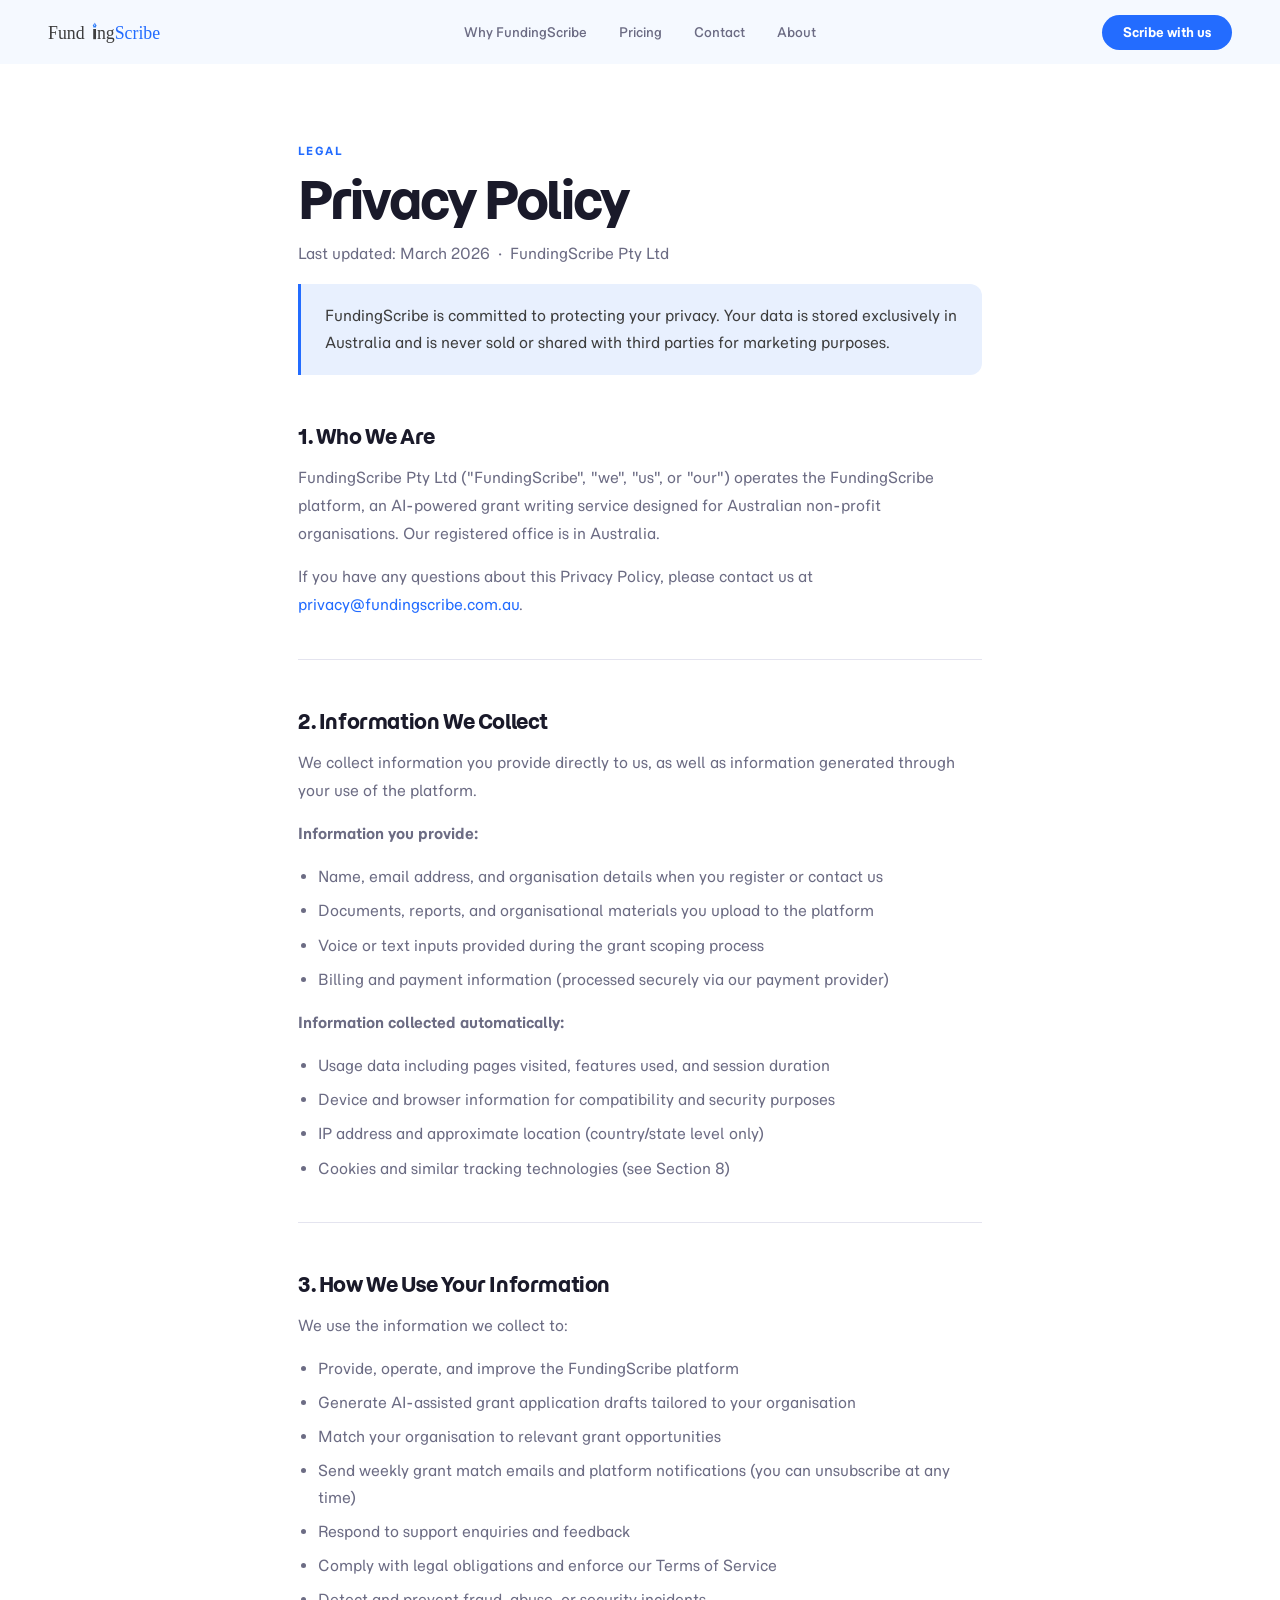
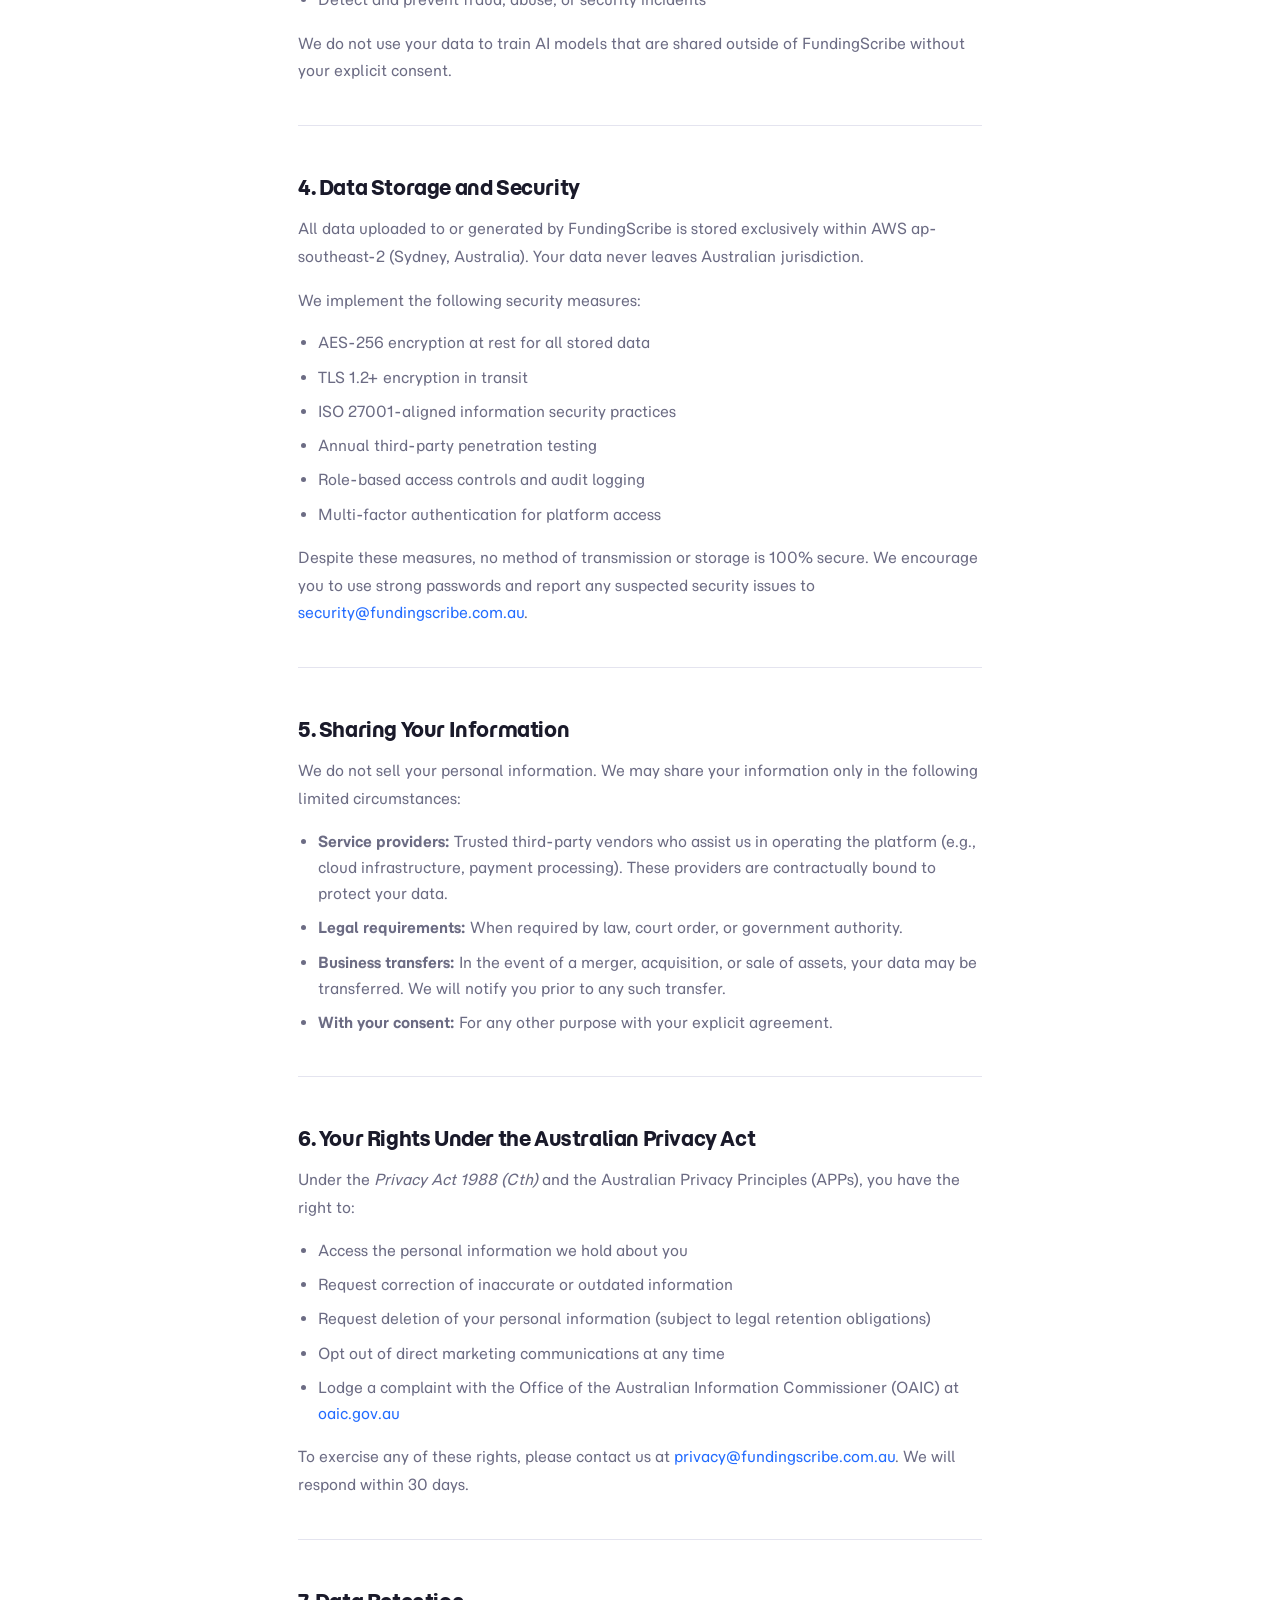
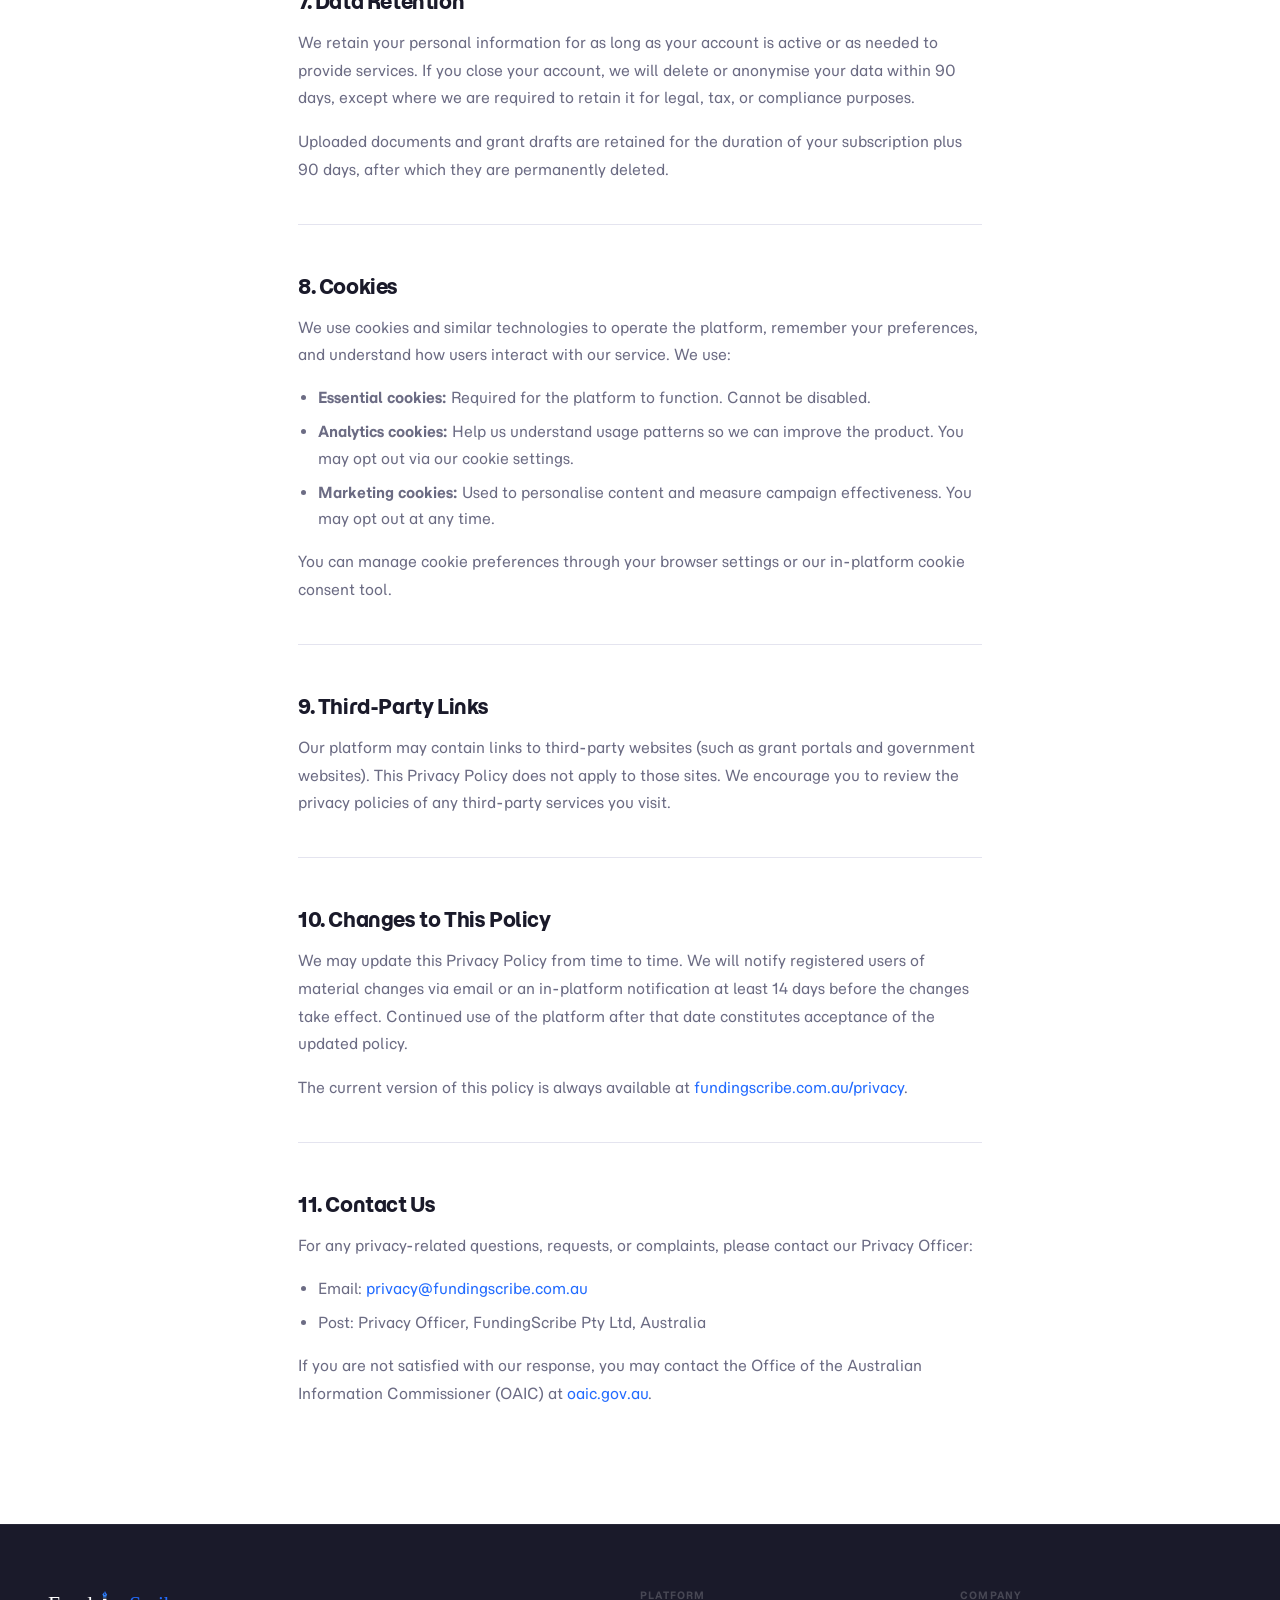
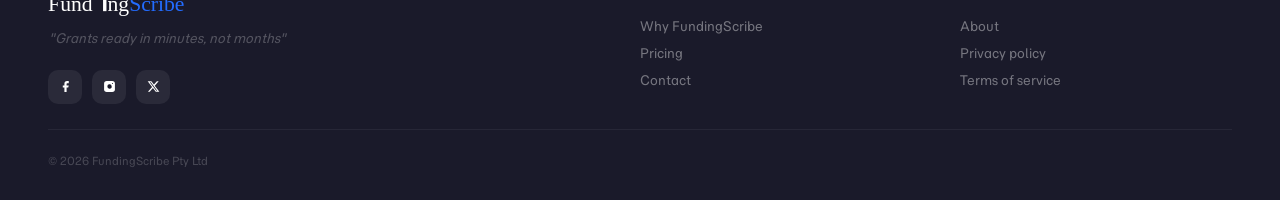
<file: privacy.html>
<!DOCTYPE html>
<html lang="en">
<head>
<meta charset="UTF-8">
<meta name="viewport" content="width=device-width, initial-scale=1.0">
<title>Privacy Policy – FundingScribe</title>
<link rel="preconnect" href="https://fonts.googleapis.com">
<link rel="preconnect" href="https://fonts.gstatic.com" crossorigin>
<link href="https://fonts.googleapis.com/css2?family=Momo+Trust+Display&family=Momo+Trust+Sans:wght@400;500;600;700;800;900&display=swap" rel="stylesheet">
<link rel="stylesheet" href="styles/styles.css">
</head>
<body>

<!-- NAV -->
<nav class="nav" id="navbar">
  <a href="index.html" class="logo">
    <img src="images/fundingscribe-no-tag-light-logo.svg" alt="FundingScribe" style="max-height:23px;display:block;">
  </a>
  <div class="nav-links">
    <a href="index.html#bento">Why FundingScribe</a>
    <a href="index.html#pricing">Pricing</a>
    <a href="index.html#cta">Contact</a>
    <a href="about.html">About</a>
  </div>
  <a href="index.html#cta" class="nav-cta">Scribe with us</a>
</nav>

<!-- POLICY CONTENT -->
<div class="policy-wrap">

  <div class="page-eyebrow" style="margin-bottom:16px">Legal</div>
  <h1>Privacy Policy</h1>
  <p class="policy-meta">Last updated: March 2026 &nbsp;·&nbsp; FundingScribe Pty Ltd</p>

  <div class="policy-highlight">
    <p>FundingScribe is committed to protecting your privacy. Your data is stored exclusively in Australia and is never sold or shared with third parties for marketing purposes.</p>
  </div>

  <h2>1. Who We Are</h2>
  <p>FundingScribe Pty Ltd ("FundingScribe", "we", "us", or "our") operates the FundingScribe platform, an AI-powered grant writing service designed for Australian non-profit organisations. Our registered office is in Australia.</p>
  <p>If you have any questions about this Privacy Policy, please contact us at <a href="mailto:privacy@fundingscribe.com.au">privacy@fundingscribe.com.au</a>.</p>

  <div class="policy-divider"></div>

  <h2>2. Information We Collect</h2>
  <p>We collect information you provide directly to us, as well as information generated through your use of the platform.</p>
  <p><strong>Information you provide:</strong></p>
  <ul>
    <li>Name, email address, and organisation details when you register or contact us</li>
    <li>Documents, reports, and organisational materials you upload to the platform</li>
    <li>Voice or text inputs provided during the grant scoping process</li>
    <li>Billing and payment information (processed securely via our payment provider)</li>
  </ul>
  <p><strong>Information collected automatically:</strong></p>
  <ul>
    <li>Usage data including pages visited, features used, and session duration</li>
    <li>Device and browser information for compatibility and security purposes</li>
    <li>IP address and approximate location (country/state level only)</li>
    <li>Cookies and similar tracking technologies (see Section 8)</li>
  </ul>

  <div class="policy-divider"></div>

  <h2>3. How We Use Your Information</h2>
  <p>We use the information we collect to:</p>
  <ul>
    <li>Provide, operate, and improve the FundingScribe platform</li>
    <li>Generate AI-assisted grant application drafts tailored to your organisation</li>
    <li>Match your organisation to relevant grant opportunities</li>
    <li>Send weekly grant match emails and platform notifications (you can unsubscribe at any time)</li>
    <li>Respond to support enquiries and feedback</li>
    <li>Comply with legal obligations and enforce our Terms of Service</li>
    <li>Detect and prevent fraud, abuse, or security incidents</li>
  </ul>
  <p>We do not use your data to train AI models that are shared outside of FundingScribe without your explicit consent.</p>

  <div class="policy-divider"></div>

  <h2>4. Data Storage and Security</h2>
  <p>All data uploaded to or generated by FundingScribe is stored exclusively within AWS ap-southeast-2 (Sydney, Australia). Your data never leaves Australian jurisdiction.</p>
  <p>We implement the following security measures:</p>
  <ul>
    <li>AES-256 encryption at rest for all stored data</li>
    <li>TLS 1.2+ encryption in transit</li>
    <li>ISO 27001-aligned information security practices</li>
    <li>Annual third-party penetration testing</li>
    <li>Role-based access controls and audit logging</li>
    <li>Multi-factor authentication for platform access</li>
  </ul>
  <p>Despite these measures, no method of transmission or storage is 100% secure. We encourage you to use strong passwords and report any suspected security issues to <a href="mailto:security@fundingscribe.com.au">security@fundingscribe.com.au</a>.</p>

  <div class="policy-divider"></div>

  <h2>5. Sharing Your Information</h2>
  <p>We do not sell your personal information. We may share your information only in the following limited circumstances:</p>
  <ul>
    <li><strong>Service providers:</strong> Trusted third-party vendors who assist us in operating the platform (e.g., cloud infrastructure, payment processing). These providers are contractually bound to protect your data.</li>
    <li><strong>Legal requirements:</strong> When required by law, court order, or government authority.</li>
    <li><strong>Business transfers:</strong> In the event of a merger, acquisition, or sale of assets, your data may be transferred. We will notify you prior to any such transfer.</li>
    <li><strong>With your consent:</strong> For any other purpose with your explicit agreement.</li>
  </ul>

  <div class="policy-divider"></div>

  <h2>6. Your Rights Under the Australian Privacy Act</h2>
  <p>Under the <em>Privacy Act 1988 (Cth)</em> and the Australian Privacy Principles (APPs), you have the right to:</p>
  <ul>
    <li>Access the personal information we hold about you</li>
    <li>Request correction of inaccurate or outdated information</li>
    <li>Request deletion of your personal information (subject to legal retention obligations)</li>
    <li>Opt out of direct marketing communications at any time</li>
    <li>Lodge a complaint with the Office of the Australian Information Commissioner (OAIC) at <a href="https://www.oaic.gov.au" target="_blank">oaic.gov.au</a></li>
  </ul>
  <p>To exercise any of these rights, please contact us at <a href="mailto:privacy@fundingscribe.com.au">privacy@fundingscribe.com.au</a>. We will respond within 30 days.</p>

  <div class="policy-divider"></div>

  <h2>7. Data Retention</h2>
  <p>We retain your personal information for as long as your account is active or as needed to provide services. If you close your account, we will delete or anonymise your data within 90 days, except where we are required to retain it for legal, tax, or compliance purposes.</p>
  <p>Uploaded documents and grant drafts are retained for the duration of your subscription plus 90 days, after which they are permanently deleted.</p>

  <div class="policy-divider"></div>

  <h2>8. Cookies</h2>
  <p>We use cookies and similar technologies to operate the platform, remember your preferences, and understand how users interact with our service. We use:</p>
  <ul>
    <li><strong>Essential cookies:</strong> Required for the platform to function. Cannot be disabled.</li>
    <li><strong>Analytics cookies:</strong> Help us understand usage patterns so we can improve the product. You may opt out via our cookie settings.</li>
    <li><strong>Marketing cookies:</strong> Used to personalise content and measure campaign effectiveness. You may opt out at any time.</li>
  </ul>
  <p>You can manage cookie preferences through your browser settings or our in-platform cookie consent tool.</p>

  <div class="policy-divider"></div>

  <h2>9. Third-Party Links</h2>
  <p>Our platform may contain links to third-party websites (such as grant portals and government websites). This Privacy Policy does not apply to those sites. We encourage you to review the privacy policies of any third-party services you visit.</p>

  <div class="policy-divider"></div>

  <h2>10. Changes to This Policy</h2>
  <p>We may update this Privacy Policy from time to time. We will notify registered users of material changes via email or an in-platform notification at least 14 days before the changes take effect. Continued use of the platform after that date constitutes acceptance of the updated policy.</p>
  <p>The current version of this policy is always available at <a href="/privacy">fundingscribe.com.au/privacy</a>.</p>

  <div class="policy-divider"></div>

  <h2>11. Contact Us</h2>
  <p>For any privacy-related questions, requests, or complaints, please contact our Privacy Officer:</p>
  <ul>
    <li>Email: <a href="mailto:privacy@fundingscribe.com.au">privacy@fundingscribe.com.au</a></li>
    <li>Post: Privacy Officer, FundingScribe Pty Ltd, Australia</li>
  </ul>
  <p>If you are not satisfied with our response, you may contact the Office of the Australian Information Commissioner (OAIC) at <a href="https://www.oaic.gov.au" target="_blank">oaic.gov.au</a>.</p>

</div>

<!-- FOOTER -->
<footer>
  <div class="foot-inner">
    <div class="foot-grid">
      <div>
        <div class="foot-logo">
          <a href="index.html">
            <img src="images/fundingscribe-no-tag-dark-logo.svg" alt="FundingScribe" style="height:28px;display:block;">
          </a>
        </div>
        <p class="foot-tagline">"Grants ready in minutes, not months"</p>
        <div class="foot-social">
          <a href="#" aria-label="Facebook"><svg viewBox="0 0 24 24"><path d="M18 2h-3a5 5 0 0 0-5 5v3H7v4h3v8h4v-8h3l1-4h-4V7a1 1 0 0 1 1-1h3z"/></svg></a>
          <a href="#" aria-label="Instagram"><svg viewBox="0 0 24 24"><rect x="2" y="2" width="20" height="20" rx="5" ry="5"/><path d="M16 11.37A4 4 0 1 1 12.63 8 4 4 0 0 1 16 11.37z" fill="#1a1a2a"/><line x1="17.5" y1="6.5" x2="17.51" y2="6.5" stroke="#1a1a2a" stroke-width="2" stroke-linecap="round"/></svg></a>
          <a href="#" aria-label="X"><svg viewBox="0 0 24 24"><path d="M18.244 2.25h3.308l-7.227 8.26 8.502 11.24H16.17l-5.214-6.817L4.99 21.75H1.68l7.73-8.835L1.254 2.25H8.08l4.713 6.231zm-1.161 17.52h1.833L7.084 4.126H5.117z"/></svg></a>
        </div>
      </div>
      <div class="foot-col">
        <h5>Platform</h5>
        <a href="index.html#bento">Why FundingScribe</a>
        <a href="index.html#pricing">Pricing</a>
        <a href="index.html#cta">Contact</a>
      </div>
      <div class="foot-col">
        <h5>Company</h5>
        <a href="about.html">About</a>
        <a href="privacy.html">Privacy policy</a>
        <a href="terms.html">Terms of service</a>
      </div>
    </div>
    <div class="foot-bottom">
      <p>&copy; <span id="foot-year"></span> FundingScribe Pty Ltd</p>
    </div>
  </div>
</footer>

<script>
(function(){
  document.getElementById('foot-year').textContent = new Date().getFullYear();
  window.addEventListener('scroll', function(){
    document.getElementById('navbar').classList.toggle('scrolled', (window.scrollY || document.documentElement.scrollTop) > 40);
  }, {passive:true});
})();
</script>
</body>
</html>
</file>
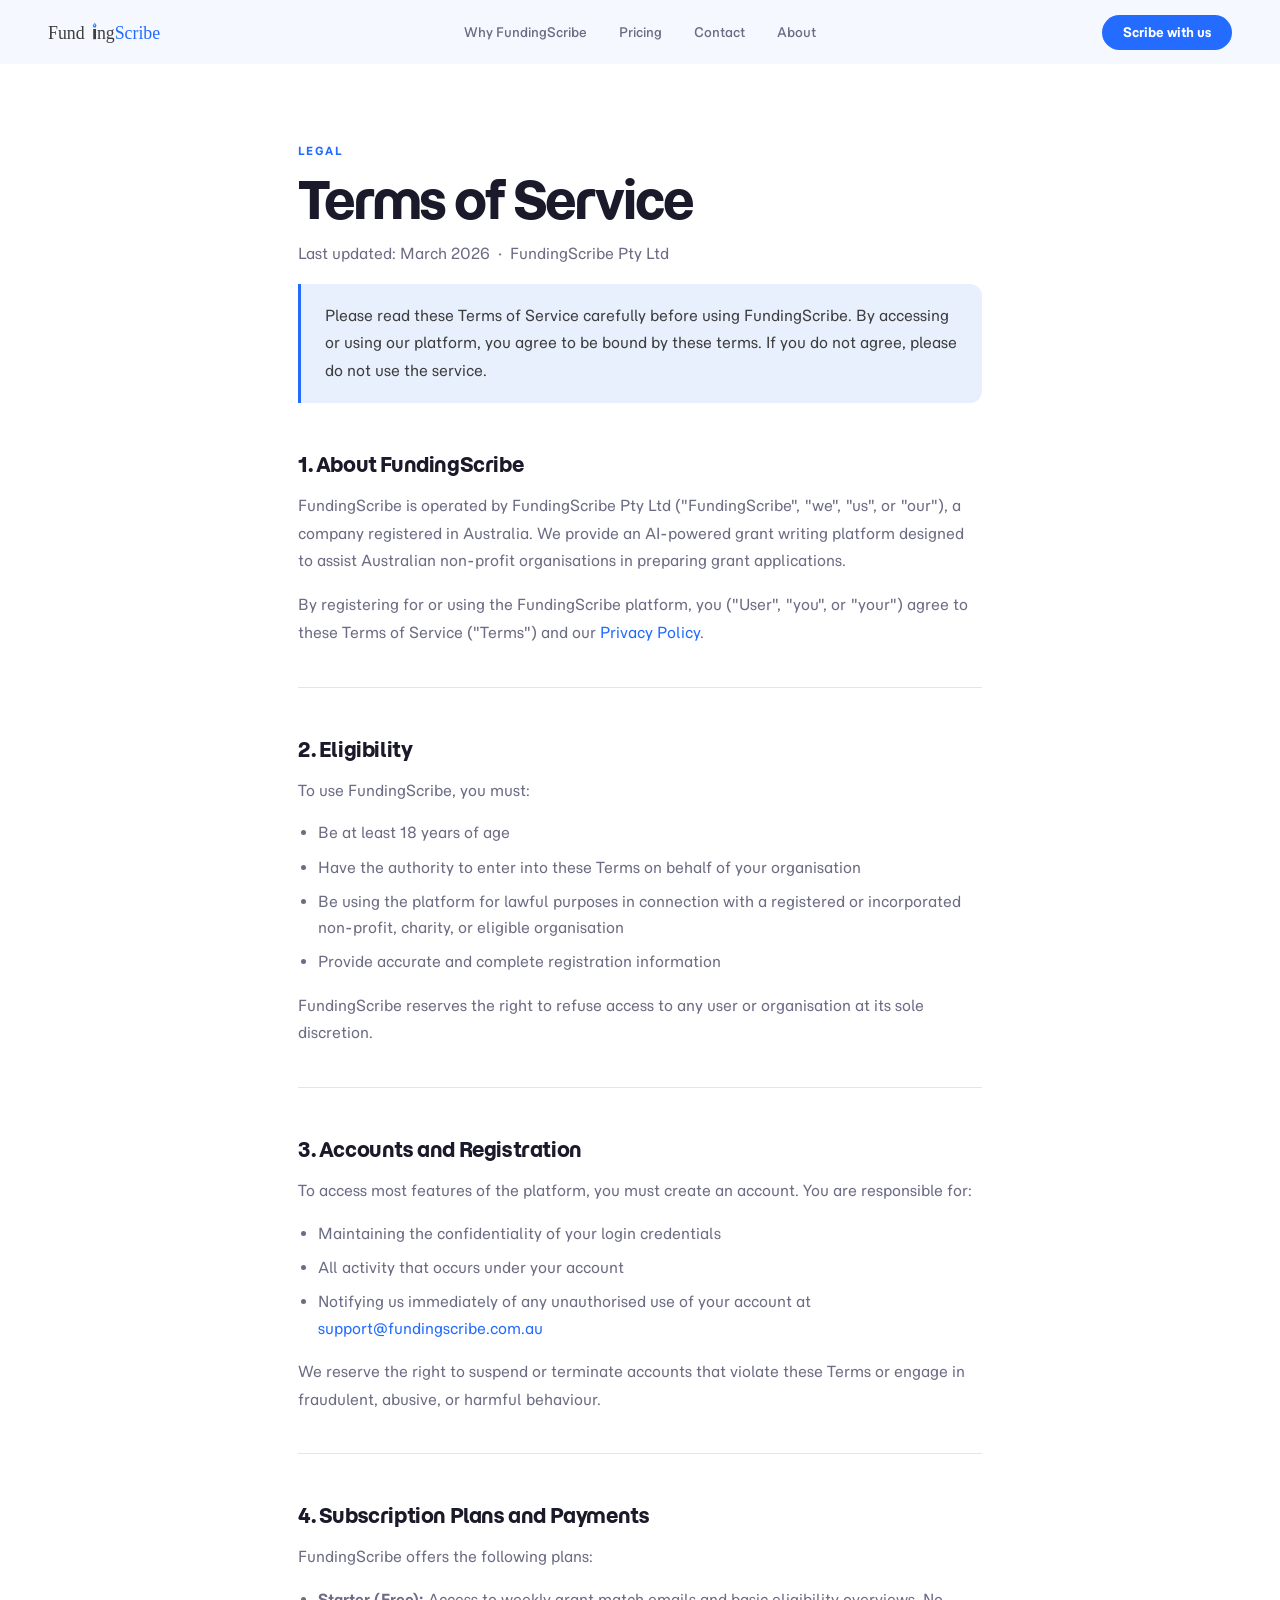
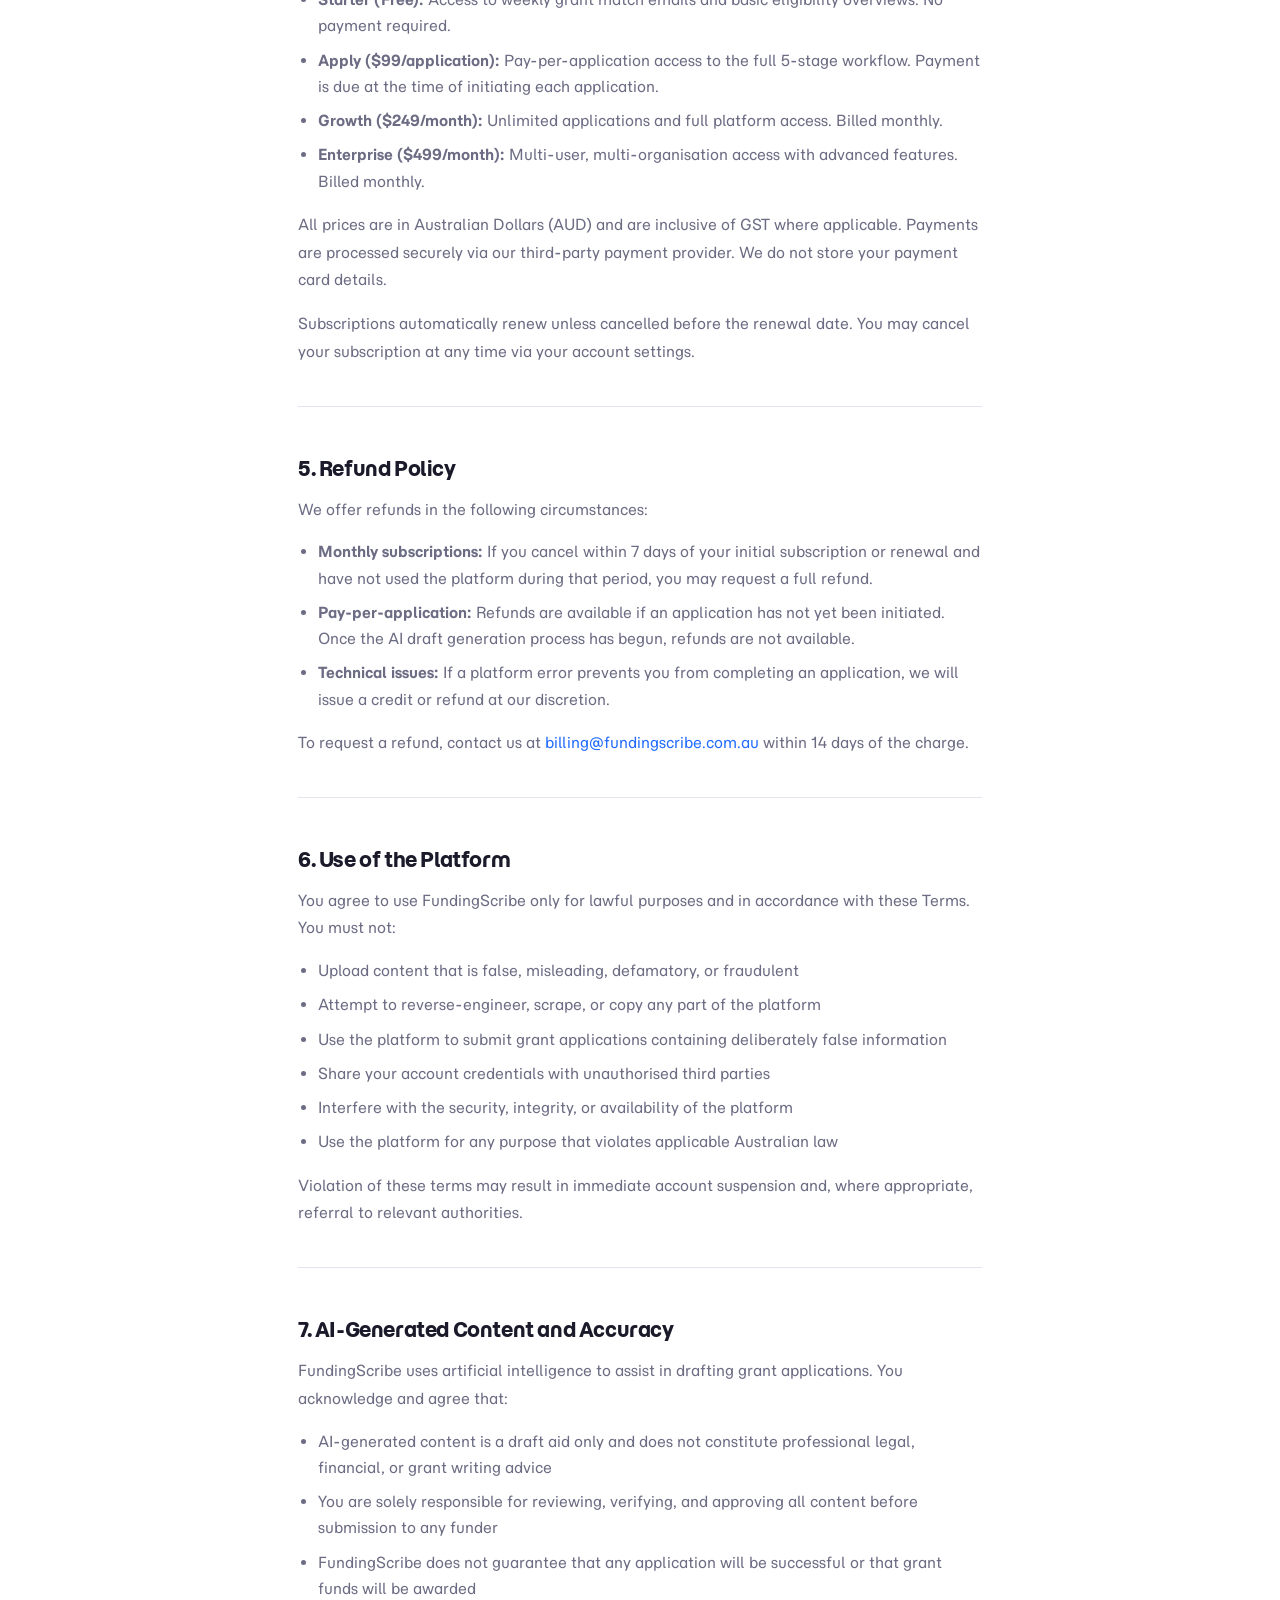
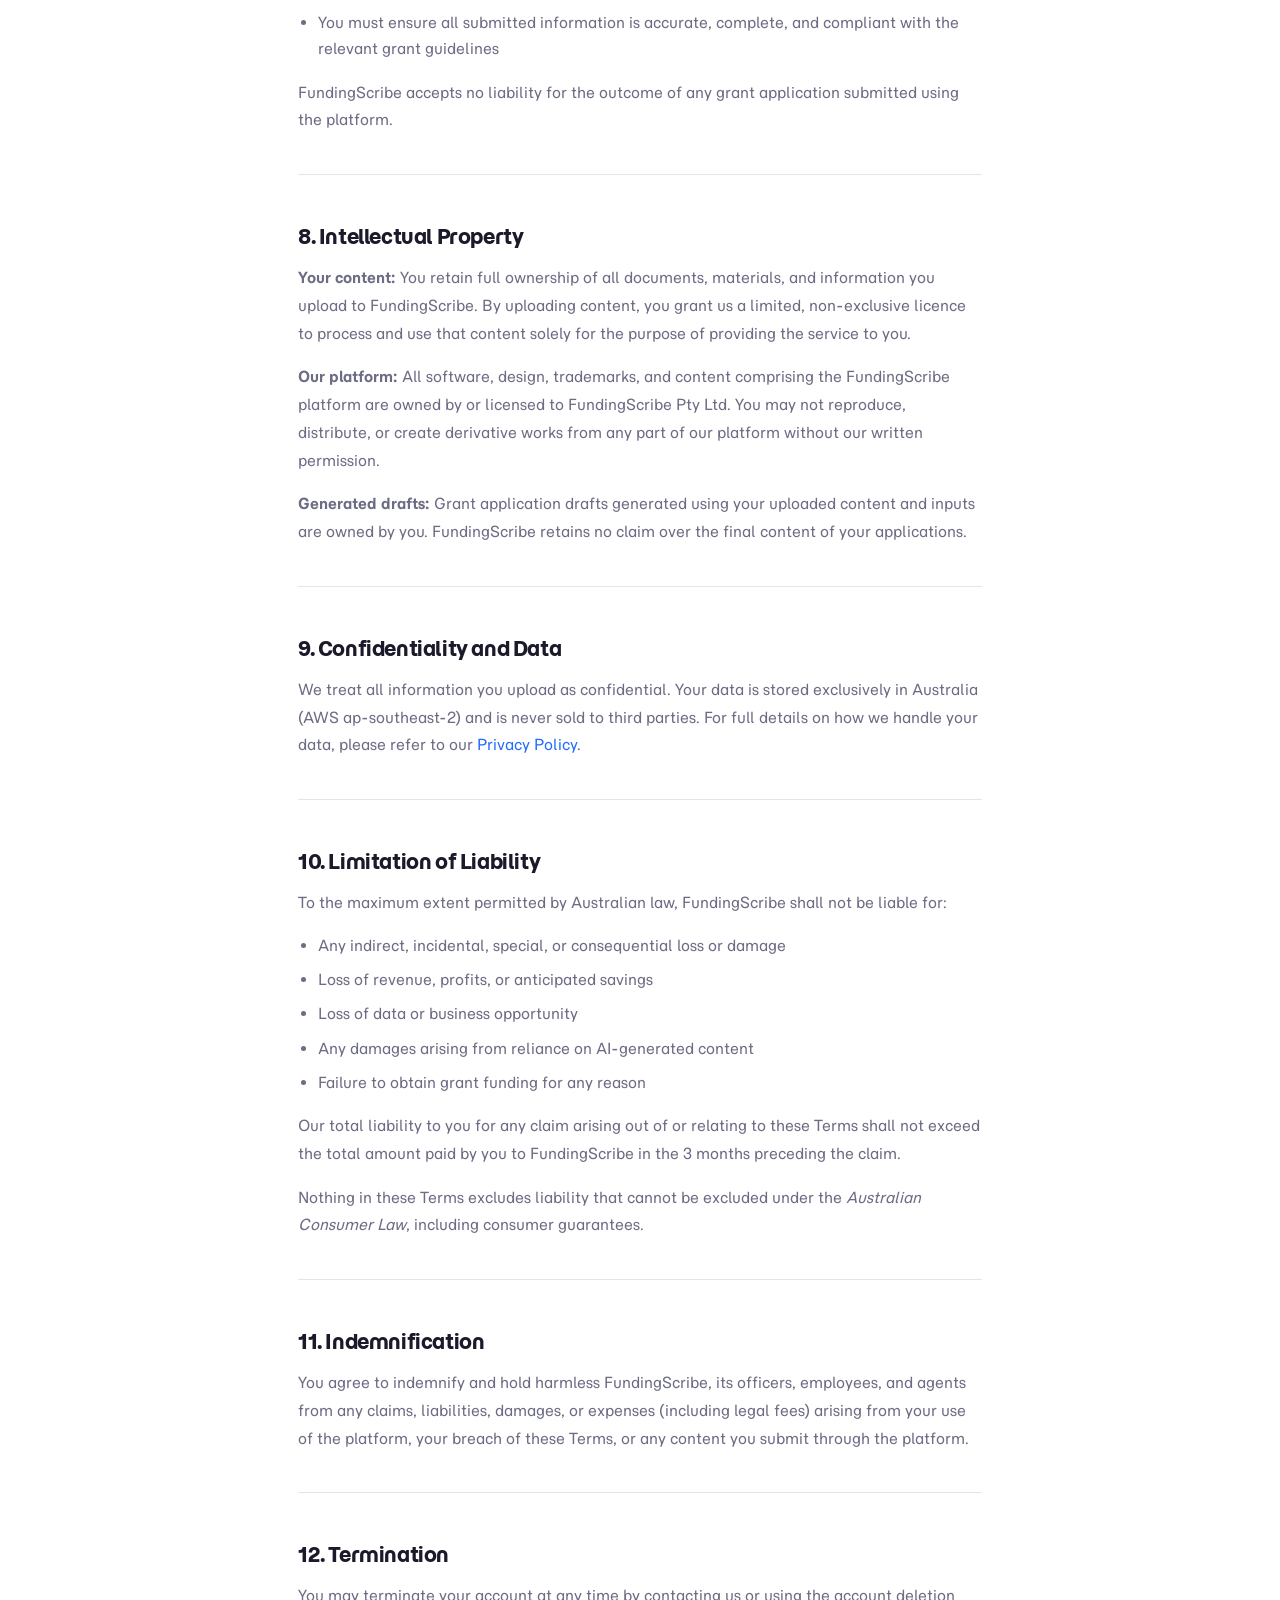
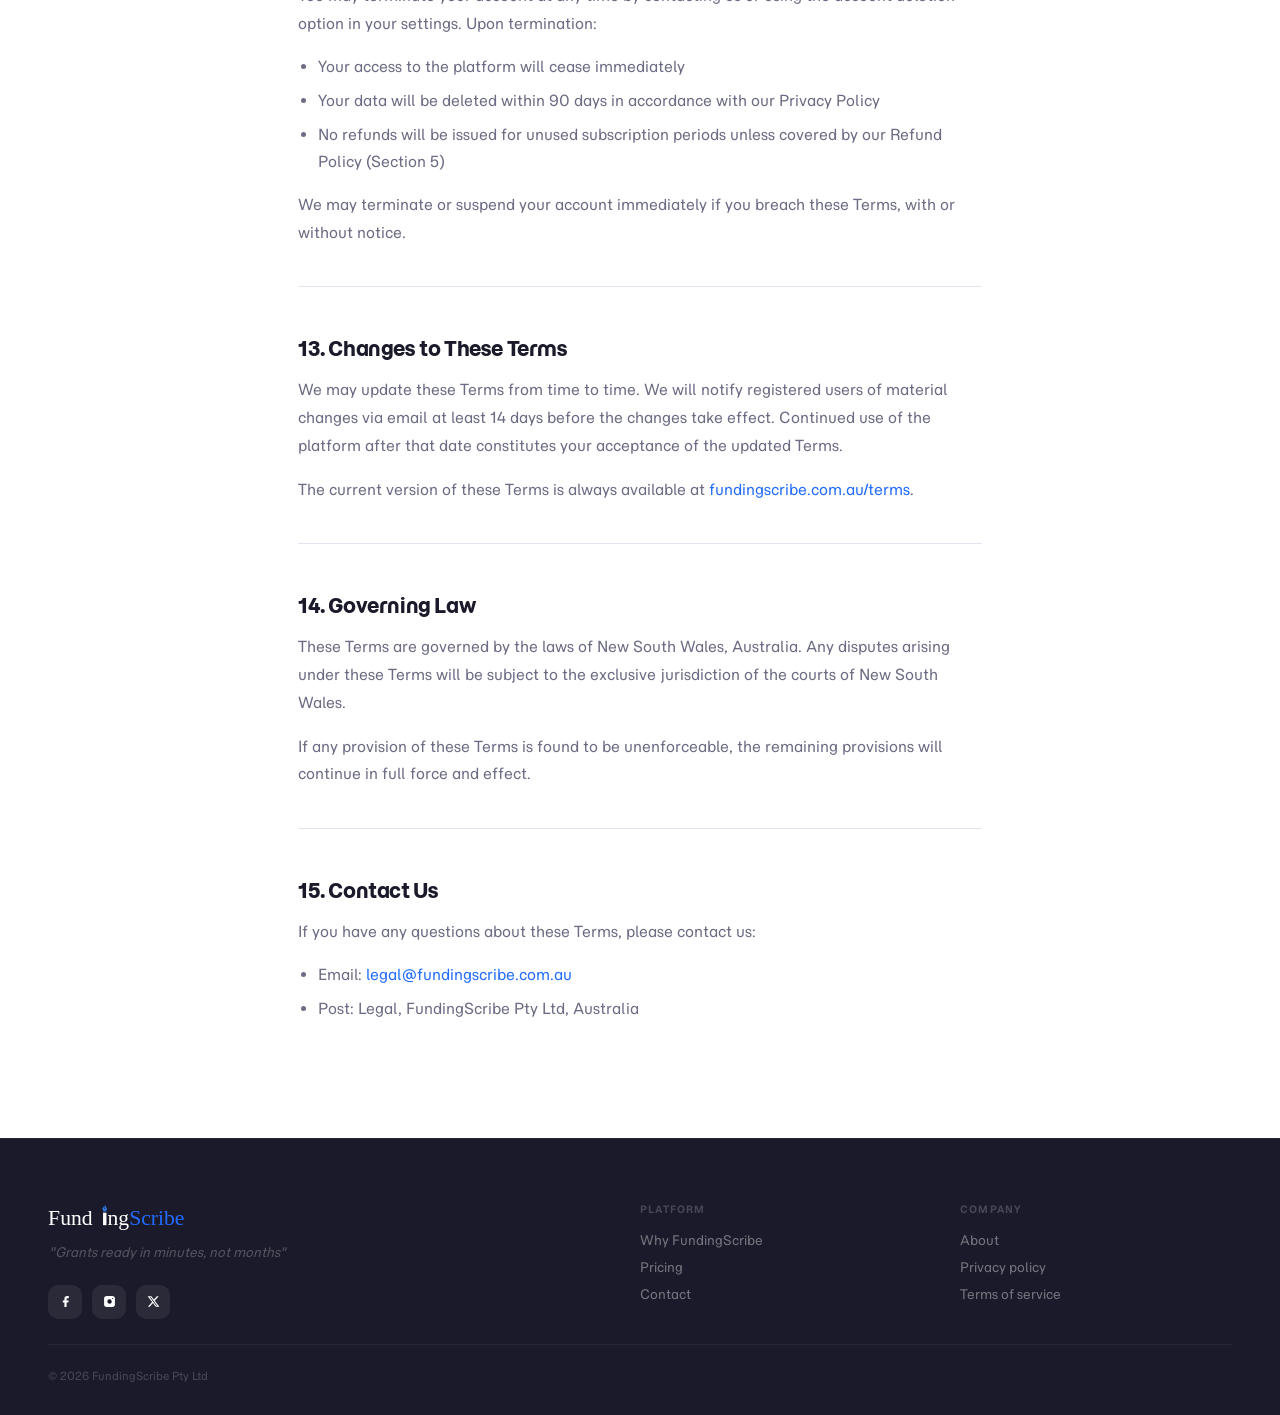
<file: terms.html>
<!DOCTYPE html>
<html lang="en">
<head>
<meta charset="UTF-8">
<meta name="viewport" content="width=device-width, initial-scale=1.0">
<title>Terms of Service – FundingScribe</title>
<link rel="preconnect" href="https://fonts.googleapis.com">
<link rel="preconnect" href="https://fonts.gstatic.com" crossorigin>
<link href="https://fonts.googleapis.com/css2?family=Momo+Trust+Display&family=Momo+Trust+Sans:wght@400;500;600;700;800;900&display=swap" rel="stylesheet">
<link rel="stylesheet" href="styles/styles.css">
</head>
<body>

<!-- NAV -->
<nav class="nav" id="navbar">
  <a href="index.html" class="logo">
    <img src="images/fundingscribe-no-tag-light-logo.svg" alt="FundingScribe" style="max-height:23px;display:block;">
  </a>
  <div class="nav-links">
    <a href="index.html#bento">Why FundingScribe</a>
    <a href="index.html#pricing">Pricing</a>
    <a href="index.html#cta">Contact</a>
    <a href="about.html">About</a>
  </div>
  <a href="index.html#cta" class="nav-cta">Scribe with us</a>
</nav>

<!-- TERMS CONTENT -->
<div class="policy-wrap">

  <div class="page-eyebrow" style="margin-bottom:16px">Legal</div>
  <h1>Terms of Service</h1>
  <p class="policy-meta">Last updated: March 2026 &nbsp;·&nbsp; FundingScribe Pty Ltd</p>

  <div class="policy-highlight">
    <p>Please read these Terms of Service carefully before using FundingScribe. By accessing or using our platform, you agree to be bound by these terms. If you do not agree, please do not use the service.</p>
  </div>

  <h2>1. About FundingScribe</h2>
  <p>FundingScribe is operated by FundingScribe Pty Ltd ("FundingScribe", "we", "us", or "our"), a company registered in Australia. We provide an AI-powered grant writing platform designed to assist Australian non-profit organisations in preparing grant applications.</p>
  <p>By registering for or using the FundingScribe platform, you ("User", "you", or "your") agree to these Terms of Service ("Terms") and our <a href="privacy.html">Privacy Policy</a>.</p>

  <div class="policy-divider"></div>

  <h2>2. Eligibility</h2>
  <p>To use FundingScribe, you must:</p>
  <ul>
    <li>Be at least 18 years of age</li>
    <li>Have the authority to enter into these Terms on behalf of your organisation</li>
    <li>Be using the platform for lawful purposes in connection with a registered or incorporated non-profit, charity, or eligible organisation</li>
    <li>Provide accurate and complete registration information</li>
  </ul>
  <p>FundingScribe reserves the right to refuse access to any user or organisation at its sole discretion.</p>

  <div class="policy-divider"></div>

  <h2>3. Accounts and Registration</h2>
  <p>To access most features of the platform, you must create an account. You are responsible for:</p>
  <ul>
    <li>Maintaining the confidentiality of your login credentials</li>
    <li>All activity that occurs under your account</li>
    <li>Notifying us immediately of any unauthorised use of your account at <a href="mailto:support@fundingscribe.com.au">support@fundingscribe.com.au</a></li>
  </ul>
  <p>We reserve the right to suspend or terminate accounts that violate these Terms or engage in fraudulent, abusive, or harmful behaviour.</p>

  <div class="policy-divider"></div>

  <h2>4. Subscription Plans and Payments</h2>
  <p>FundingScribe offers the following plans:</p>
  <ul>
    <li><strong>Starter (Free):</strong> Access to weekly grant match emails and basic eligibility overviews. No payment required.</li>
    <li><strong>Apply ($99/application):</strong> Pay-per-application access to the full 5-stage workflow. Payment is due at the time of initiating each application.</li>
    <li><strong>Growth ($249/month):</strong> Unlimited applications and full platform access. Billed monthly.</li>
    <li><strong>Enterprise ($499/month):</strong> Multi-user, multi-organisation access with advanced features. Billed monthly.</li>
  </ul>
  <p>All prices are in Australian Dollars (AUD) and are inclusive of GST where applicable. Payments are processed securely via our third-party payment provider. We do not store your payment card details.</p>
  <p>Subscriptions automatically renew unless cancelled before the renewal date. You may cancel your subscription at any time via your account settings.</p>

  <div class="policy-divider"></div>

  <h2>5. Refund Policy</h2>
  <p>We offer refunds in the following circumstances:</p>
  <ul>
    <li><strong>Monthly subscriptions:</strong> If you cancel within 7 days of your initial subscription or renewal and have not used the platform during that period, you may request a full refund.</li>
    <li><strong>Pay-per-application:</strong> Refunds are available if an application has not yet been initiated. Once the AI draft generation process has begun, refunds are not available.</li>
    <li><strong>Technical issues:</strong> If a platform error prevents you from completing an application, we will issue a credit or refund at our discretion.</li>
  </ul>
  <p>To request a refund, contact us at <a href="mailto:billing@fundingscribe.com.au">billing@fundingscribe.com.au</a> within 14 days of the charge.</p>

  <div class="policy-divider"></div>

  <h2>6. Use of the Platform</h2>
  <p>You agree to use FundingScribe only for lawful purposes and in accordance with these Terms. You must not:</p>
  <ul>
    <li>Upload content that is false, misleading, defamatory, or fraudulent</li>
    <li>Attempt to reverse-engineer, scrape, or copy any part of the platform</li>
    <li>Use the platform to submit grant applications containing deliberately false information</li>
    <li>Share your account credentials with unauthorised third parties</li>
    <li>Interfere with the security, integrity, or availability of the platform</li>
    <li>Use the platform for any purpose that violates applicable Australian law</li>
  </ul>
  <p>Violation of these terms may result in immediate account suspension and, where appropriate, referral to relevant authorities.</p>

  <div class="policy-divider"></div>

  <h2>7. AI-Generated Content and Accuracy</h2>
  <p>FundingScribe uses artificial intelligence to assist in drafting grant applications. You acknowledge and agree that:</p>
  <ul>
    <li>AI-generated content is a draft aid only and does not constitute professional legal, financial, or grant writing advice</li>
    <li>You are solely responsible for reviewing, verifying, and approving all content before submission to any funder</li>
    <li>FundingScribe does not guarantee that any application will be successful or that grant funds will be awarded</li>
    <li>You must ensure all submitted information is accurate, complete, and compliant with the relevant grant guidelines</li>
  </ul>
  <p>FundingScribe accepts no liability for the outcome of any grant application submitted using the platform.</p>

  <div class="policy-divider"></div>

  <h2>8. Intellectual Property</h2>
  <p><strong>Your content:</strong> You retain full ownership of all documents, materials, and information you upload to FundingScribe. By uploading content, you grant us a limited, non-exclusive licence to process and use that content solely for the purpose of providing the service to you.</p>
  <p><strong>Our platform:</strong> All software, design, trademarks, and content comprising the FundingScribe platform are owned by or licensed to FundingScribe Pty Ltd. You may not reproduce, distribute, or create derivative works from any part of our platform without our written permission.</p>
  <p><strong>Generated drafts:</strong> Grant application drafts generated using your uploaded content and inputs are owned by you. FundingScribe retains no claim over the final content of your applications.</p>

  <div class="policy-divider"></div>

  <h2>9. Confidentiality and Data</h2>
  <p>We treat all information you upload as confidential. Your data is stored exclusively in Australia (AWS ap-southeast-2) and is never sold to third parties. For full details on how we handle your data, please refer to our <a href="privacy.html">Privacy Policy</a>.</p>

  <div class="policy-divider"></div>

  <h2>10. Limitation of Liability</h2>
  <p>To the maximum extent permitted by Australian law, FundingScribe shall not be liable for:</p>
  <ul>
    <li>Any indirect, incidental, special, or consequential loss or damage</li>
    <li>Loss of revenue, profits, or anticipated savings</li>
    <li>Loss of data or business opportunity</li>
    <li>Any damages arising from reliance on AI-generated content</li>
    <li>Failure to obtain grant funding for any reason</li>
  </ul>
  <p>Our total liability to you for any claim arising out of or relating to these Terms shall not exceed the total amount paid by you to FundingScribe in the 3 months preceding the claim.</p>
  <p>Nothing in these Terms excludes liability that cannot be excluded under the <em>Australian Consumer Law</em>, including consumer guarantees.</p>

  <div class="policy-divider"></div>

  <h2>11. Indemnification</h2>
  <p>You agree to indemnify and hold harmless FundingScribe, its officers, employees, and agents from any claims, liabilities, damages, or expenses (including legal fees) arising from your use of the platform, your breach of these Terms, or any content you submit through the platform.</p>

  <div class="policy-divider"></div>

  <h2>12. Termination</h2>
  <p>You may terminate your account at any time by contacting us or using the account deletion option in your settings. Upon termination:</p>
  <ul>
    <li>Your access to the platform will cease immediately</li>
    <li>Your data will be deleted within 90 days in accordance with our Privacy Policy</li>
    <li>No refunds will be issued for unused subscription periods unless covered by our Refund Policy (Section 5)</li>
  </ul>
  <p>We may terminate or suspend your account immediately if you breach these Terms, with or without notice.</p>

  <div class="policy-divider"></div>

  <h2>13. Changes to These Terms</h2>
  <p>We may update these Terms from time to time. We will notify registered users of material changes via email at least 14 days before the changes take effect. Continued use of the platform after that date constitutes your acceptance of the updated Terms.</p>
  <p>The current version of these Terms is always available at <a href="/terms">fundingscribe.com.au/terms</a>.</p>

  <div class="policy-divider"></div>

  <h2>14. Governing Law</h2>
  <p>These Terms are governed by the laws of New South Wales, Australia. Any disputes arising under these Terms will be subject to the exclusive jurisdiction of the courts of New South Wales.</p>
  <p>If any provision of these Terms is found to be unenforceable, the remaining provisions will continue in full force and effect.</p>

  <div class="policy-divider"></div>

  <h2>15. Contact Us</h2>
  <p>If you have any questions about these Terms, please contact us:</p>
  <ul>
    <li>Email: <a href="mailto:legal@fundingscribe.com.au">legal@fundingscribe.com.au</a></li>
    <li>Post: Legal, FundingScribe Pty Ltd, Australia</li>
  </ul>

</div>

<!-- FOOTER -->
<footer>
  <div class="foot-inner">
    <div class="foot-grid">
      <div>
        <div class="foot-logo">
          <a href="index.html">
            <img src="images/fundingscribe-no-tag-dark-logo.svg" alt="FundingScribe" style="height:28px;display:block;">
          </a>
        </div>
        <p class="foot-tagline">"Grants ready in minutes, not months"</p>
        <div class="foot-social">
          <a href="#" aria-label="Facebook"><svg viewBox="0 0 24 24"><path d="M18 2h-3a5 5 0 0 0-5 5v3H7v4h3v8h4v-8h3l1-4h-4V7a1 1 0 0 1 1-1h3z"/></svg></a>
          <a href="#" aria-label="Instagram"><svg viewBox="0 0 24 24"><rect x="2" y="2" width="20" height="20" rx="5" ry="5"/><path d="M16 11.37A4 4 0 1 1 12.63 8 4 4 0 0 1 16 11.37z" fill="#1a1a2a"/><line x1="17.5" y1="6.5" x2="17.51" y2="6.5" stroke="#1a1a2a" stroke-width="2" stroke-linecap="round"/></svg></a>
          <a href="#" aria-label="X"><svg viewBox="0 0 24 24"><path d="M18.244 2.25h3.308l-7.227 8.26 8.502 11.24H16.17l-5.214-6.817L4.99 21.75H1.68l7.73-8.835L1.254 2.25H8.08l4.713 6.231zm-1.161 17.52h1.833L7.084 4.126H5.117z"/></svg></a>
        </div>
      </div>
      <div class="foot-col">
        <h5>Platform</h5>
        <a href="index.html#bento">Why FundingScribe</a>
        <a href="index.html#pricing">Pricing</a>
        <a href="index.html#cta">Contact</a>
      </div>
      <div class="foot-col">
        <h5>Company</h5>
        <a href="about.html">About</a>
        <a href="privacy.html">Privacy policy</a>
        <a href="terms.html">Terms of service</a>
      </div>
    </div>
    <div class="foot-bottom">
      <p>&copy; <span id="foot-year"></span> FundingScribe Pty Ltd</p>
    </div>
  </div>
</footer>

<script>
(function(){
  document.getElementById('foot-year').textContent = new Date().getFullYear();
  window.addEventListener('scroll', function(){
    document.getElementById('navbar').classList.toggle('scrolled', (window.scrollY || document.documentElement.scrollTop) > 40);
  }, {passive:true});
})();
</script>
</body>
</html>
</file>
<file: styles/styles.css>
*{margin:0;padding:0;box-sizing:border-box}
:root{
  --blue:#236cff;
  --blue2:#1a55d4;
  --blue3:#e8f0fe;
  --ink:#3e3e3e;
  --ink2:#1a1a2a;
  --muted:#6c6c84;
  --border:#e4e4ef;
  --off:#f6f6fb;
  --white:#fff;
}
html{scroll-behavior:smooth}
body{font-family:'Momo Trust Sans',sans-serif;background:var(--white);color:var(--ink);overflow-x:hidden}
h1,h2,h3,h4,h5,h6{font-family:'Momo Trust Display',sans-serif;font-weight:400}

/* NAV */
.nav{position:sticky;top:0;z-index:200;background:#f5f9ff;display:flex;align-items:center;justify-content:space-between;padding:0 48px;height:64px;transition:background .35s,box-shadow .35s}
.nav.scrolled{background:rgba(245,249,255,.7);backdrop-filter:blur(16px);-webkit-backdrop-filter:blur(16px);box-shadow:0 1px 0 rgba(35,108,255,.08)}
.logo{font-size:18px;font-weight:800;color:var(--ink);text-decoration:none;letter-spacing:-.3px;font-family:'Momo Trust Sans',sans-serif}
.logo span{color:var(--blue)}
.nav-links{display:flex;gap:4px}
.nav-links a{font-size:13px;font-weight:500;color:var(--muted);text-decoration:none;padding:7px 14px;border-radius:8px;transition:.15s}
.nav-links a:hover{color:var(--ink);background:var(--off)}
.nav-links a.active{color:var(--ink);background:var(--off)}
.nav-cta{background:var(--blue);color:#fff;border-radius:50px;padding:9px 0;font-size:13px;font-weight:700;text-decoration:none;transition:.15s;font-family:'Momo Trust Sans',sans-serif;width:130px;text-align:center;display:inline-block}
.nav-cta:hover{background:var(--blue2)}

/* HERO */
.hero{min-height:calc(100vh - 64px);position:relative;background:linear-gradient(to top,#d4eeff 0%,#f5f9ff 100%);display:flex;align-items:center;justify-content:center;overflow:hidden}
.hero-grid{position:absolute;inset:0;background-image:linear-gradient(rgba(136,175,255,.1) 1px,transparent 1px),linear-gradient(90deg,rgba(136,175,255,.1) 1px,transparent 1px);background-size:70px 70px;pointer-events:none}
.hero-main{position:relative;z-index:1;padding:100px 48px;display:flex;flex-direction:column;align-items:center;text-align:center;width:100%}
.pill-label{display:inline-flex;align-items:center;gap:6px;background:#fff;color:#236cff;font-size:10px;font-weight:700;letter-spacing:.8px;text-transform:uppercase;padding:4px 12px;border-radius:50px;margin-bottom:28px;font-family:'Momo Trust Sans',sans-serif}
.pill-dot{width:6px;height:6px;background:var(--blue);border-radius:50%;animation:pulse 1.8s ease-out infinite;flex-shrink:0}
.hero-h1{font-size:clamp(52px,6.5vw,88px);font-family:'Momo Trust Display',sans-serif;font-weight:400;line-height:1;letter-spacing:-1px;background:linear-gradient(135deg,#236cff 0%,#00bdff 100%);-webkit-background-clip:text;-webkit-text-fill-color:transparent;background-clip:text;margin-bottom:8px;padding-bottom:8px}
.hero-line3{display:block;font-size:clamp(44px,5.5vw,76px);font-family:'Momo Trust Display',sans-serif;font-weight:400;line-height:1.05;letter-spacing:-3px;color:#3e3e3e;margin-bottom:24px;min-height:1.1em}
.hero-p{font-size:17px;font-family:'Momo Trust Sans',sans-serif;color:var(--muted);line-height:1.75;max-width:560px;margin:0 auto 40px;font-weight:400}
.email-form{display:flex;background:rgba(255,255,255,.85);border:1.5px solid rgba(35,108,255,.15);border-radius:14px;padding:6px;gap:6px;max-width:500px;width:100%;margin:0 auto 20px;backdrop-filter:blur(8px)}
.email-form input{flex:1;background:none;border:none;outline:none;font-family:'Momo Trust Sans',sans-serif;font-size:14px;color:var(--ink);padding:8px 12px}
.email-form input::placeholder{color:#aaa}
.btn-blue{background:var(--blue);color:#fff;border:none;border-radius:10px;padding:11px 22px;font-family:'Momo Trust Sans',sans-serif;font-size:13px;font-weight:700;cursor:pointer;transition:.15s;white-space:nowrap}
.btn-blue:hover{background:var(--blue2)}
.btn-blue-icon{display:none;background:var(--blue);border:none;border-radius:50%;width:42px;height:42px;align-items:center;justify-content:center;cursor:pointer;transition:.15s;flex-shrink:0}
.btn-blue-icon:hover{background:var(--blue2)}
.btn-blue-icon svg{width:18px;height:18px;fill:none;stroke:#fff;stroke-width:2;stroke-linecap:round;stroke-linejoin:round}
.hero-proof{font-size:12px;color:var(--muted);display:flex;align-items:center;justify-content:center;gap:6px}

/* MARQUEE */
.marquee{background:#3e3e3e;height:42px;overflow:hidden;display:flex;align-items:center}
.marquee-track{display:flex;animation:slide 40s linear infinite;white-space:nowrap}
.marquee-item{font-size:11px;font-weight:400;letter-spacing:1px;text-transform:uppercase;color:#fff;padding:0 32px;border-right:1px solid rgba(255,255,255,.2);display:flex;align-items:center;height:42px;font-family:'Momo Trust Sans',sans-serif}

/* KEYFRAMES */
@keyframes slide{0%{transform:translateX(0)}100%{transform:translateX(-50%)}}
@keyframes pulse{0%{box-shadow:0 0 0 0 rgba(35,108,255,.5)}70%{box-shadow:0 0 0 7px rgba(35,108,255,0)}100%{box-shadow:0 0 0 0 rgba(35,108,255,0)}}
@keyframes hotgrad{0%{background-position:0% 50%}50%{background-position:100% 50%}100%{background-position:0% 50%}}

/* STATS ROW */
.stats-row{background:#fff;padding:80px 48px;border-top:1px solid var(--border);border-bottom:1px solid var(--border)}
.stats-inner{max-width:1200px;margin:0 auto}
.stats-title{text-align:center;margin-bottom:56px}
.stats-title .st-eyebrow{font-size:11px;font-weight:700;letter-spacing:1.4px;text-transform:uppercase;color:var(--blue);margin-bottom:16px;font-family:'Momo Trust Sans',sans-serif}
.stats-title h2{font-size:clamp(28px,3.5vw,44px);font-family:'Momo Trust Display',sans-serif;font-weight:400;color:#3e3e3e;letter-spacing:-2px;line-height:1.1}
.stats-title h2 .grad{background:linear-gradient(135deg,#236cff 0%,#00bdff 100%);-webkit-background-clip:text;-webkit-text-fill-color:transparent;background-clip:text}
.stats-list{display:grid;grid-template-columns:repeat(4,1fr)}
.stat-row-item{padding:0 40px;display:flex;flex-direction:column;align-items:flex-start;border-right:1px solid var(--border)}
.stat-row-item:last-child{border-right:none}
.sri-icon{width:80px;height:80px;display:flex;align-items:center;justify-content:center;margin-bottom:20px}
.sri-icon svg{width:72px;height:72px}
.sri-num{font-size:32px;font-family:'Momo Trust Display',sans-serif;font-weight:400;letter-spacing:-1px;line-height:1;color:var(--blue);width:100%;margin-bottom:12px}
.sri-label{font-size:14px;color:var(--muted);line-height:1.7;font-family:'Momo Trust Sans',sans-serif}

/* BENTO */
.bento{padding:80px 48px;background:var(--off);scroll-margin-top:64px}
.bento-inner{max-width:1200px;margin:0 auto}
.section-eyebrow{font-size:11px;font-weight:700;letter-spacing:1.2px;text-transform:uppercase;color:var(--blue);margin-bottom:16px;font-family:'Momo Trust Sans',sans-serif}
.section-h{font-size:clamp(28px,3.5vw,44px);font-family:'Momo Trust Display',sans-serif;font-weight:400;letter-spacing:-1.5px;color:var(--ink);margin-bottom:48px;line-height:1.15;max-width:600px}
.bento-grid{display:grid;grid-template-columns:repeat(12,1fr);gap:16px}
.b-card{background:var(--white);border:1px solid var(--border);border-radius:20px;padding:36px;overflow:hidden;position:relative;transition:transform .25s,border-color .25s}
.b-card:hover{transform:translateY(-3px);border-color:rgba(35,108,255,.3)}
.b1{grid-column:span 5}
.b2{grid-column:span 7}
.b3{grid-column:span 4}
.b4{grid-column:span 4}
.b5{grid-column:span 4}
.b6{grid-column:span 7}
.b7{grid-column:span 5}
.card-tag{font-size:10px;font-weight:700;letter-spacing:.8px;text-transform:uppercase;color:var(--blue);background:var(--blue3);padding:4px 12px;border-radius:50px;display:inline-block;margin-bottom:18px;font-family:'Momo Trust Sans',sans-serif}
.b-card h3{font-size:18px;font-family:'Momo Trust Display',sans-serif;font-weight:500;letter-spacing:-.4px;color:#3e3e3e;margin-bottom:10px;line-height:1.3}
.b-card p{font-size:13px;color:#6c6c84;line-height:1.7;font-family:'Momo Trust Sans',sans-serif}
.comparison-mini{margin-top:20px;display:flex;flex-direction:column;gap:10px}
.cm-row{display:flex;align-items:center;gap:12px}
.cm-lbl{font-size:11px;font-weight:600;color:var(--muted);width:90px;flex-shrink:0;text-align:right}
.cm-bar-wrap{flex:1;height:8px;background:var(--border);border-radius:50px;overflow:hidden}
.cm-fill{height:100%;border-radius:50px;width:0;transition:width 1.2s cubic-bezier(.16,1,.3,1)}
.cm-fill.m{background:var(--blue);width:100%}
.cm-fill.g{background:var(--blue)}
.cm-val{font-size:12px;font-weight:700;color:var(--ink);width:52px;flex-shrink:0}
.tag-cloud{display:flex;flex-wrap:wrap;gap:8px;margin-top:20px}
.tc-tag{background:var(--blue3);color:#236cff;font-size:11px;font-weight:700;padding:5px 12px;border-radius:50px;font-family:'Momo Trust Sans',sans-serif}
.step-list{display:flex;flex-direction:column;gap:16px;margin-top:20px}
.sl-item{display:flex;gap:14px;align-items:flex-start}
.sl-num{width:26px;height:26px;border-radius:8px;background:var(--blue);color:#fff;font-size:11px;font-weight:800;display:flex;align-items:center;justify-content:center;flex-shrink:0;font-family:'Momo Trust Sans',sans-serif}
.sl-text{font-size:13px;color:#6c6c84;line-height:1.6;font-family:'Momo Trust Sans',sans-serif;flex:1;padding-top:3px}
.sl-strong{font-weight:600;color:#3e3e3e;display:block;margin-bottom:3px}

/* PRICING */
.pricing{padding:96px 48px;background:var(--white);position:relative;overflow:hidden;scroll-margin-top:64px}
.pricing::before{content:'';position:absolute;inset:0;background-image:linear-gradient(rgba(35,108,255,.06) 1px,transparent 1px),linear-gradient(90deg,rgba(35,108,255,.06) 1px,transparent 1px);background-size:70px 70px;pointer-events:none;-webkit-mask-image:linear-gradient(to bottom,black 40%,transparent 100%);mask-image:linear-gradient(to bottom,black 40%,transparent 100%)}
.pricing-inner{max-width:1100px;margin:0 auto;position:relative;z-index:1}
.pricing-header{text-align:center;margin-bottom:64px}
.pricing-header .section-eyebrow{display:block;margin-bottom:12px}
.pricing-header h2{font-size:clamp(28px,3.5vw,48px);font-family:'Momo Trust Display',sans-serif;font-weight:400;letter-spacing:-2px;line-height:1.1;color:var(--ink);margin-bottom:14px}
.pricing-header p{font-size:15px;color:var(--muted);line-height:1.7;max-width:400px;margin:0 auto;font-family:'Momo Trust Sans',sans-serif}
.plan-row{display:grid;grid-template-columns:repeat(4,1fr);gap:20px;align-items:center}
.plan-card{background:var(--white);border:1.5px solid var(--border);border-radius:24px;padding:36px 30px 30px;display:flex;flex-direction:column;position:relative;transition:box-shadow .25s,transform .25s}
.plan-card:hover{box-shadow:0 16px 48px rgba(35,108,255,.1);transform:translateY(-4px)}
.plan-card.hot{background:linear-gradient(135deg,#236cff,#00bdff,#236cff);background-size:300% 300%;border-color:transparent;transform:translateY(-16px);box-shadow:0 24px 60px rgba(35,108,255,.35);padding:44px 30px 34px;animation:hotgrad 6s ease infinite}
.plan-card.hot:hover{transform:translateY(-20px);box-shadow:0 32px 72px rgba(35,108,255,.45)}
.hot-badge{display:inline-flex;align-items:center;gap:6px;background:rgba(255,255,255,.18);color:#fff;font-size:10px;font-weight:700;letter-spacing:.8px;text-transform:uppercase;padding:4px 12px;border-radius:50px;margin-bottom:20px;width:fit-content;font-family:'Momo Trust Sans',sans-serif}
.hot-dot{width:5px;height:5px;background:#00fff5;border-radius:50%;flex-shrink:0}
.plan-price{font-size:52px;font-family:'Momo Trust Display',sans-serif;font-weight:500;letter-spacing:-3px;color:var(--ink);line-height:1;margin-bottom:4px;display:flex;align-items:flex-start;gap:3px}
.hot .plan-price{color:#fff}
.plan-price sup{font-size:22px;font-weight:500;margin-top:9px;line-height:1;color:var(--ink);font-family:'Momo Trust Display',sans-serif}
.hot .plan-price sup{color:#fff}
.plan-price small{font-size:14px;font-weight:400;color:var(--muted);align-self:flex-end;margin-bottom:7px;letter-spacing:0;font-family:'Momo Trust Sans',sans-serif}
.hot .plan-price small{color:rgba(255,255,255,.6)}
.plan-name{font-size:20px;font-family:'Momo Trust Display',sans-serif;font-weight:500;letter-spacing:-.5px;color:var(--ink);margin-bottom:6px}
.hot .plan-name{color:#fff}
.plan-tagline{font-size:13px;color:var(--muted);line-height:1.6;margin-bottom:28px;font-family:'Momo Trust Sans',sans-serif}
.hot .plan-tagline{color:rgba(255,255,255,.7)}
.plan-divider{height:1px;background:var(--border);margin-bottom:22px}
.hot .plan-divider{background:rgba(255,255,255,.18)}
.plan-list{list-style:none;display:flex;flex-direction:column;gap:12px;flex:1;margin-bottom:28px}
.plan-list li{font-size:13px;color:var(--muted);display:flex;gap:10px;align-items:flex-start;line-height:1.5;font-family:'Momo Trust Sans',sans-serif}
.hot .plan-list li{color:rgba(255,255,255,.85)}
.chk{width:17px;height:17px;flex-shrink:0;margin-top:1px}
.plan-btn{background:var(--blue);color:#fff;border:none;padding:14px;border-radius:12px;font-family:'Momo Trust Sans',sans-serif;font-size:13px;font-weight:700;cursor:pointer;width:100%;transition:.2s;margin-top:auto}
.plan-btn:hover{background:var(--blue2)}
.hot-btn{background:#fff;color:var(--blue);border:none;padding:14px;border-radius:12px;font-family:'Momo Trust Sans',sans-serif;font-size:13px;font-weight:800;cursor:pointer;width:100%;transition:.2s;margin-top:auto}
.hot-btn:hover{background:rgba(255,255,255,.88)}
.plan-link{text-align:center;margin-top:12px;font-size:12px;color:var(--muted);text-decoration:underline;cursor:pointer;background:none;border:none;font-family:'Momo Trust Sans',sans-serif;width:100%;transition:.15s;display:block}
.plan-link:hover{color:var(--ink)}
.plan-link.hot{color:rgba(255,255,255,.45)}
.plan-link.hot:hover{color:#fff}

/* CTA BANNER */
.cta-banner{background:#333333;padding:80px 48px;scroll-margin-top:64px}
.cta-inner{max-width:1200px;margin:0 auto;display:grid;grid-template-columns:1fr 1fr;gap:80px;align-items:center}
.cta-left .eyebrow{font-size:11px;font-weight:700;letter-spacing:1.2px;text-transform:uppercase;color:rgba(255,255,255,.3);margin-bottom:16px;font-family:'Momo Trust Sans',sans-serif}
.cta-left h2{font-size:clamp(28px,4vw,52px);font-family:'Momo Trust Display',sans-serif;font-weight:500;letter-spacing:-2px;color:#fff;line-height:1.05;margin-bottom:20px}
.cta-left h2 em{font-style:normal;background:linear-gradient(135deg,#236cff 0%,#00bdff 100%);-webkit-background-clip:text;-webkit-text-fill-color:transparent;background-clip:text}
.cta-left p{font-size:15px;color:rgba(255,255,255,.45);line-height:1.75;max-width:460px;font-family:'Momo Trust Sans',sans-serif}
.cta-right{display:flex;flex-direction:column;gap:14px}
.cta-field-label{font-size:11px;font-weight:700;color:rgba(255,255,255,.3);letter-spacing:.8px;text-transform:uppercase;margin-bottom:4px;font-family:'Momo Trust Sans',sans-serif}
.cta-input{background:rgba(255,255,255,.07);border:1px solid rgba(255,255,255,.12);border-radius:12px;padding:14px 18px;font-family:'Momo Trust Sans',sans-serif;font-size:14px;color:#fff;outline:none;width:100%;transition:.2s}
.cta-input::placeholder{color:rgba(255,255,255,.25)}
.cta-input:focus{border-color:rgba(35,108,255,.6);background:rgba(255,255,255,.1)}
.btn-blue-lg{background:var(--blue);color:#fff;border:none;border-radius:12px;padding:15px;font-family:'Momo Trust Sans',sans-serif;font-size:14px;font-weight:700;cursor:pointer;transition:.15s;width:100%}
.btn-blue-lg:hover{background:var(--blue2)}
.cta-note{font-size:11px;color:rgba(255,255,255,.2);text-align:center;font-family:'Momo Trust Sans',sans-serif}

/* FOOTER */
footer{background:var(--ink2);border-top:1px solid rgba(255,255,255,.06);padding:64px 48px 32px}
.foot-inner{max-width:1200px;margin:0 auto}
.foot-grid{display:grid;grid-template-columns:2fr 1fr 1fr;gap:48px;margin-bottom:25px}
.foot-logo{margin-bottom:10px}
.foot-tagline{font-size:13px;color:rgba(255,255,255,.25);line-height:1.8;font-style:italic;max-width:250px;font-family:'Momo Trust Sans',sans-serif;margin-bottom:4px}
.foot-social{display:flex;gap:10px;margin-top:20px}
.foot-social a{width:34px;height:34px;border-radius:10px;background:rgba(255,255,255,.07);display:flex;align-items:center;justify-content:center;transition:background .2s,transform .2s;text-decoration:none}
.foot-social a:hover{background:var(--blue);transform:translateY(-3px)}
.foot-social svg{width:13px;height:13px;fill:#fff;flex-shrink:0}
.foot-col h5{font-size:10px;font-weight:700;letter-spacing:1.2px;text-transform:uppercase;color:rgba(255,255,255,.2);margin-bottom:16px;font-family:'Momo Trust Sans',sans-serif}
.foot-col a{display:block;font-size:13px;color:rgba(255,255,255,.4);text-decoration:none;margin-bottom:10px;transition:.15s;font-family:'Momo Trust Sans',sans-serif}
.foot-col a:hover{color:#fff}
.foot-bottom{border-top:1px solid rgba(255,255,255,.06);padding-top:24px;display:flex;justify-content:space-between;align-items:center;flex-wrap:wrap;gap:12px}
.foot-bottom p{font-size:11px;color:rgba(255,255,255,.2);font-family:'Momo Trust Sans',sans-serif}

/* TOAST */
.toast{position:fixed;bottom:28px;left:50%;transform:translateX(-50%) translateY(80px);background:var(--ink2);color:#fff;padding:13px 24px;border-radius:50px;font-family:'Momo Trust Sans',sans-serif;font-size:13px;font-weight:600;display:flex;align-items:center;gap:10px;z-index:9999;opacity:0;pointer-events:none;transition:transform .35s cubic-bezier(.16,1,.3,1),opacity .35s;white-space:nowrap}
.toast.show{transform:translateX(-50%) translateY(0);opacity:1}
.t-dot{width:7px;height:7px;background:#22c55e;border-radius:50%;flex-shrink:0}

/* ABOUT PAGE HERO */
.page-hero{background:linear-gradient(to top,#d4eeff 0%,#f5f9ff 100%);padding:96px 48px 80px;position:relative;overflow:hidden}
.page-hero-grid{position:absolute;inset:0;background-image:linear-gradient(rgba(136,175,255,.1) 1px,transparent 1px),linear-gradient(90deg,rgba(136,175,255,.1) 1px,transparent 1px);background-size:70px 70px;pointer-events:none}
.page-hero-inner{max-width:800px;margin:0 auto;position:relative;z-index:1;text-align:center}
.page-eyebrow{font-size:11px;font-weight:700;letter-spacing:1.4px;text-transform:uppercase;color:var(--blue);margin-bottom:20px;font-family:'Momo Trust Sans',sans-serif}
.page-hero h1{font-size:clamp(40px,5vw,68px);font-family:'Momo Trust Display',sans-serif;font-weight:400;letter-spacing:-2px;line-height:1.05;color:var(--ink2);margin-bottom:24px}
.page-hero h1 span{background:linear-gradient(135deg,#236cff 0%,#00bdff 100%);-webkit-background-clip:text;-webkit-text-fill-color:transparent;background-clip:text}
.page-hero p{font-size:17px;color:var(--muted);line-height:1.75;max-width:580px;margin:0 auto;font-family:'Momo Trust Sans',sans-serif}

/* MISSION */
.mission{padding:96px 48px;background:var(--white)}
.mission-inner{max-width:1100px;margin:0 auto;display:grid;grid-template-columns:1fr 1fr;gap:80px;align-items:center}
.mission-text .eyebrow{font-size:11px;font-weight:700;letter-spacing:1.2px;text-transform:uppercase;color:var(--blue);margin-bottom:16px;font-family:'Momo Trust Sans',sans-serif}
.mission-text h2{font-size:clamp(28px,3.5vw,44px);font-family:'Momo Trust Display',sans-serif;font-weight:400;letter-spacing:-1.5px;line-height:1.1;color:var(--ink2);margin-bottom:24px}
.mission-text p{font-size:15px;color:var(--muted);line-height:1.8;margin-bottom:16px;font-family:'Momo Trust Sans',sans-serif}
.mission-visual{background:var(--off);border-radius:24px;padding:48px;display:flex;flex-direction:column;gap:24px;border:1px solid var(--border)}
.mv-stat{display:flex;flex-direction:column;gap:4px}
.mv-num{font-size:40px;font-family:'Momo Trust Display',sans-serif;font-weight:400;letter-spacing:-2px;color:var(--blue);line-height:1}
.mv-label{font-size:13px;color:var(--muted);font-family:'Momo Trust Sans',sans-serif}
.mv-divider{height:1px;background:var(--border)}

/* VALUES */
.values{padding:80px 48px;background:var(--off)}
.values-inner{max-width:1100px;margin:0 auto}
.values-grid{display:grid;grid-template-columns:repeat(3,1fr);gap:20px}
.value-card{background:var(--white);border:1px solid var(--border);border-radius:20px;padding:36px;transition:transform .25s,border-color .25s}
.value-card:hover{transform:translateY(-3px);border-color:rgba(35,108,255,.3)}
.vc-icon{width:48px;height:48px;background:var(--blue3);border-radius:14px;display:flex;align-items:center;justify-content:center;margin-bottom:20px}
.vc-icon svg{width:22px;height:22px;stroke:var(--blue);fill:none;stroke-width:2;stroke-linecap:round;stroke-linejoin:round}
.value-card h3{font-size:17px;font-family:'Momo Trust Display',sans-serif;font-weight:500;letter-spacing:-.3px;color:var(--ink2);margin-bottom:10px}
.value-card p{font-size:13px;color:var(--muted);line-height:1.7;font-family:'Momo Trust Sans',sans-serif}

/* TEAM */
.team{padding:80px 48px;background:var(--white)}
.team-inner{max-width:1100px;margin:0 auto}
.team-grid{display:grid;grid-template-columns:repeat(3,1fr);gap:24px}
.team-card{border:1px solid var(--border);border-radius:20px;overflow:hidden;transition:transform .25s,border-color .25s}
.team-card:hover{transform:translateY(-3px);border-color:rgba(35,108,255,.3)}
.tc-avatar{height:200px;display:flex;align-items:center;justify-content:center;font-size:52px}
.tc-avatar.c1{background:linear-gradient(135deg,#e8f0fe,#d0e2ff)}
.tc-avatar.c2{background:linear-gradient(135deg,#e0f7fa,#b2ebf2)}
.tc-avatar.c3{background:linear-gradient(135deg,#f3e8fd,#e1bee7)}
.tc-body{padding:24px}
.tc-name{font-size:17px;font-family:'Momo Trust Display',sans-serif;font-weight:500;letter-spacing:-.3px;color:var(--ink2);margin-bottom:4px}
.tc-role{font-size:11px;font-weight:700;letter-spacing:.8px;text-transform:uppercase;color:var(--blue);margin-bottom:12px;font-family:'Momo Trust Sans',sans-serif}
.tc-bio{font-size:13px;color:var(--muted);line-height:1.7;font-family:'Momo Trust Sans',sans-serif}

/* CTA STRIP */
.cta-strip{background:#333333;padding:80px 48px}
.cta-strip-inner{max-width:700px;margin:0 auto;text-align:center}
.cta-strip .eyebrow{font-size:11px;font-weight:700;letter-spacing:1.2px;text-transform:uppercase;color:rgba(255,255,255,.3);margin-bottom:16px;font-family:'Momo Trust Sans',sans-serif}
.cta-strip h2{font-size:clamp(28px,4vw,48px);font-family:'Momo Trust Display',sans-serif;font-weight:400;letter-spacing:-2px;color:#fff;line-height:1.1;margin-bottom:16px}
.cta-strip h2 em{font-style:normal;background:linear-gradient(135deg,#236cff 0%,#00bdff 100%);-webkit-background-clip:text;-webkit-text-fill-color:transparent;background-clip:text}
.cta-strip p{font-size:15px;color:rgba(255,255,255,.45);line-height:1.75;margin-bottom:32px;font-family:'Momo Trust Sans',sans-serif}
.cta-strip-btns{display:flex;gap:12px;justify-content:center;flex-wrap:wrap}
.btn-white{background:#fff;color:var(--blue);border:none;border-radius:50px;padding:14px 28px;font-family:'Momo Trust Sans',sans-serif;font-size:14px;font-weight:700;cursor:pointer;transition:.15s;text-decoration:none;display:inline-block}
.btn-white:hover{background:rgba(255,255,255,.88)}
.btn-ghost{background:transparent;color:rgba(255,255,255,.6);border:1.5px solid rgba(255,255,255,.2);border-radius:50px;padding:14px 28px;font-family:'Momo Trust Sans',sans-serif;font-size:14px;font-weight:600;cursor:pointer;transition:.15s;text-decoration:none;display:inline-block}
.btn-ghost:hover{border-color:rgba(255,255,255,.5);color:#fff}

/* PRIVACY & TERMS PAGES */
.policy-wrap{max-width:780px;margin:0 auto;padding:80px 48px 100px}
.policy-wrap h1{font-size:clamp(32px,4vw,52px);font-family:'Momo Trust Display',sans-serif;font-weight:400;letter-spacing:-2px;color:var(--ink2);margin-bottom:12px;line-height:1.05}
.policy-meta{font-size:13px;color:var(--muted);margin-bottom:56px;font-family:'Momo Trust Sans',sans-serif}
.policy-wrap h2{font-size:20px;font-family:'Momo Trust Display',sans-serif;font-weight:500;letter-spacing:-.4px;color:var(--ink2);margin:48px 0 14px}
.policy-wrap p{font-size:15px;color:var(--muted);line-height:1.85;margin-bottom:16px;font-family:'Momo Trust Sans',sans-serif}
.policy-wrap ul{margin:0 0 16px 20px;display:flex;flex-direction:column;gap:8px}
.policy-wrap ul li{font-size:15px;color:var(--muted);line-height:1.75;font-family:'Momo Trust Sans',sans-serif}
.policy-wrap a{color:var(--blue);text-decoration:none}
.policy-wrap a:hover{text-decoration:underline}
.policy-divider{height:1px;background:var(--border);margin:40px 0}
.policy-highlight{background:var(--blue3);border-left:3px solid var(--blue);border-radius:0 12px 12px 0;padding:18px 24px;margin-bottom:16px}
.policy-highlight p{margin-bottom:0;color:var(--ink)}

/* RESPONSIVE */
@media(max-width:1100px){
  .bento-grid .b1,.bento-grid .b2,.bento-grid .b3,.bento-grid .b4,.bento-grid .b5,.bento-grid .b6,.bento-grid .b7{grid-column:span 6}
  .plan-row{grid-template-columns:1fr 1fr;gap:16px}
  .plan-card.hot{transform:none}
  .plan-card.hot:hover{transform:translateY(-4px)}
  .cta-inner{grid-template-columns:1fr;gap:48px}
  .foot-grid{grid-template-columns:1fr 1fr}
  .stats-list{grid-template-columns:1fr 1fr}
  .stat-row-item:nth-child(odd){border-right:1px solid var(--border)}
  .stat-row-item:nth-child(even){border-right:none}
  .stat-row-item:nth-child(1),.stat-row-item:nth-child(2){border-bottom:1px solid var(--border);padding-bottom:32px}
  .stat-row-item:nth-child(3),.stat-row-item:nth-child(4){padding-top:32px}
  .mission-inner{grid-template-columns:1fr;gap:48px}
  .values-grid{grid-template-columns:1fr 1fr}
  .team-grid{grid-template-columns:1fr 1fr}
}
@media(max-width:768px){
  .policy-wrap{padding:48px 24px 72px}
  .nav{padding:0 20px}.nav-links{display:none}
  .hero-main{padding:72px 24px 64px}
  .btn-blue{display:none}
  .btn-blue-icon{display:flex}
  .bento{padding:56px 20px}
  .bento-grid .b1,.bento-grid .b2,.bento-grid .b3,.bento-grid .b4,.bento-grid .b5,.bento-grid .b6,.bento-grid .b7{grid-column:span 12}
  .stats-row{padding:48px 20px}
  .stats-list{grid-template-columns:1fr}
  .stat-row-item{border-right:none !important;padding:24px 20px;border-bottom:1px solid var(--border)}
  .stat-row-item:last-child{border-bottom:none}
  .pricing{padding:56px 20px}.plan-row{grid-template-columns:1fr}
  .cta-banner{padding:56px 24px}
  .page-hero{padding:64px 24px 56px}
  .mission{padding:56px 24px}
  .values{padding:56px 20px}
  .values-grid{grid-template-columns:1fr}
  .team{padding:56px 20px}
  .team-grid{grid-template-columns:1fr}
  .cta-strip{padding:56px 24px}
  footer{padding:48px 24px 24px}.foot-grid{grid-template-columns:1fr;gap:28px}.foot-bottom{flex-direction:column;align-items:flex-start}
}
</file>
